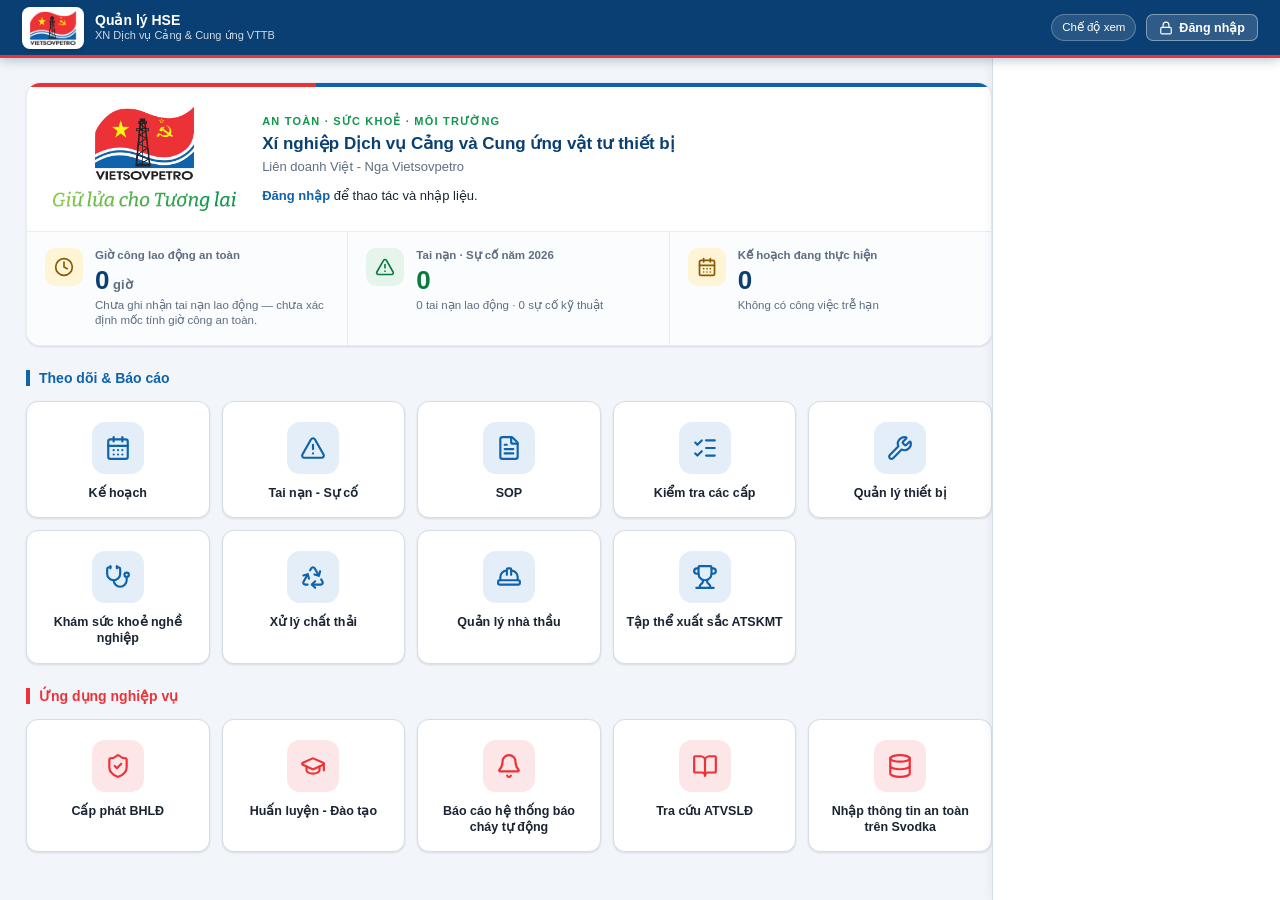
<file: index.html>
<!DOCTYPE html>
<html lang="vi">
<head>
  <meta charset="UTF-8">
  <meta name="description" content="Liên doanh Việt - Nga Vietsovpetro · Xí nghiệp Dịch vụ Cảng và CƯVTTB">
  <meta name="viewport" content="width=device-width, initial-scale=1.0">
  <title>Quản lý HSE · Vietsovpetro</title>
  <link rel="icon" type="image/png" href="assets/vsp-favicon.png">
  <link rel="apple-touch-icon" href="assets/apple-touch-icon.png">
  <link rel="stylesheet" href="assets/style.css?v=20261005e">
  <!-- Khối tài khoản trên header — dùng chung với các trang module -->
  <link rel="stylesheet" href="assets/header-auth.css">
  <link rel="stylesheet" href="assets/flatpickr.min.css">
  <!-- Bộ giao diện chung: nạp CUỐI để thống nhất màu, nút, bảng, hộp thoại, nhãn trạng thái -->
  <link rel="stylesheet" href="assets/hse-theme.css?v=20261005">
</head>
<body>
  <!-- Thư viện & lõi dùng chung -->
  <script src="assets/flatpickr.min.js"></script>
  <script src="assets/flatpickr-vn.js"></script>
  <script src="assets/hse-date.js"></script>
  <script type="module" src="assets/supabase-config.js"></script>
  <script src="assets/db.js?v=20261005"></script>
  <!-- Chỉ để tra ĐÚNG TÊN BẢNG của trang Cấp phát BHLĐ khi đối soát đơn vị.
       File này không tự chạy gì lúc nạp — chỉ định nghĩa window.BHLD. -->
  <script src="assets/bhld-sync.js?v=20260904"></script>
  <!-- Danh mục Phòng/Ban/Đơn vị dùng chung (phải nạp SAU db.js, TRƯỚC app.js) -->
  <script src="assets/don-vi.js?v=20261005"></script>
  <!-- Quy tắc theo dõi nộp số liệu Kiểm tra cấp 1/2 (ô cảnh báo ở Tổng quan) -->
  <script src="assets/kt-nop.js?v=20261002"></script>
  <script src="assets/app.js?v=20261005e"></script>
<script src="assets/hse-activity.js"></script>
  <!-- Renderer cho các trang nhẹ -->
  <script src="assets/huan-luyen-dao-tao.js?v=20260905"></script>
  <script src="assets/nha-thau.js?v=20260711b"></script>
  <script src="assets/binh-ap-luc.js?v=20260905j"></script>
  <script src="assets/thiet-bi-nang.js?v=20260905c"></script>
  <script src="assets/thiet-bi.js?v=20260905b"></script>
  <script src="assets/svodka.js"></script>
  <script src="assets/tap-the-xuat-sac.js?v=20261005"></script>
  <script src="assets/lucide-icons.js"></script>

  <!-- Router theo hash: index.html#slug -->
  <script>
  (function(){
    // Các trang nghiệp vụ lớn đứng riêng — điều hướng sang file HTML riêng
    var STANDALONE = {
      "tai-nan-su-co":1, "bao-chay-tu-dong":1, "kiem-tra-cac-cap":1, "moi-truong":1,
      "ke-hoach":1, "cap-phat-bhld":1, "kham-suc-khoe":1
    };
    // Các trang nhẹ do index.html render qua app.js
    var SHELL = {
      "tong-quan":1, "sop":1, "huan-luyen-dao-tao":1, "quan-ly-nha-thau":1,
      "quan-ly-thiet-bi":1, "quan-tri-he-thong":1, "tra-cuu-atvsld":1,
      "nhap-svodka":1, "tap-the-xuat-sac":1
    };

    function route(){
      var slug = (location.hash.slice(1) || "tong-quan").trim();
      // Trang lớn → mở file riêng
      if(STANDALONE[slug]){ location.href = slug + ".html"; return; }
      // Slug lạ hoặc đã bỏ (vd bao-cao) → về trang chủ
      if(!SHELL[slug]) slug = "tong-quan";
      if(slug === "tong-quan") HSE.renderDashboard();
      else HSE.renderPage(slug);
      window.scrollTo(0, 0);
    }

    window.addEventListener("hashchange", route);

    // supabase-config.js là <script type="module"> nên trình duyệt HOÃN nó lại,
    // chỉ chạy sau khi đọc xong HTML. Nếu route() chạy ngay tại đây thì các trang
    // hỏi DB.isReady() sẽ thấy "chưa sẵn sàng" và BỎ QUA LUÔN việc tải dữ liệu
    // (chúng chỉ hỏi một lần, không thử lại) → danh sách trống trên máy chưa có cache.
    // DOMContentLoaded theo chuẩn luôn đợi module chạy xong, nên đợi nó là đủ.
    // Cách này cũng khớp với 7 trang riêng lẻ vốn đã khởi động bằng DOMContentLoaded.
    if (document.readyState === "loading") {
      document.addEventListener("DOMContentLoaded", route, { once: true });
    } else {
      route();
    }
  })();
  </script>
</body>
</html>
</file>
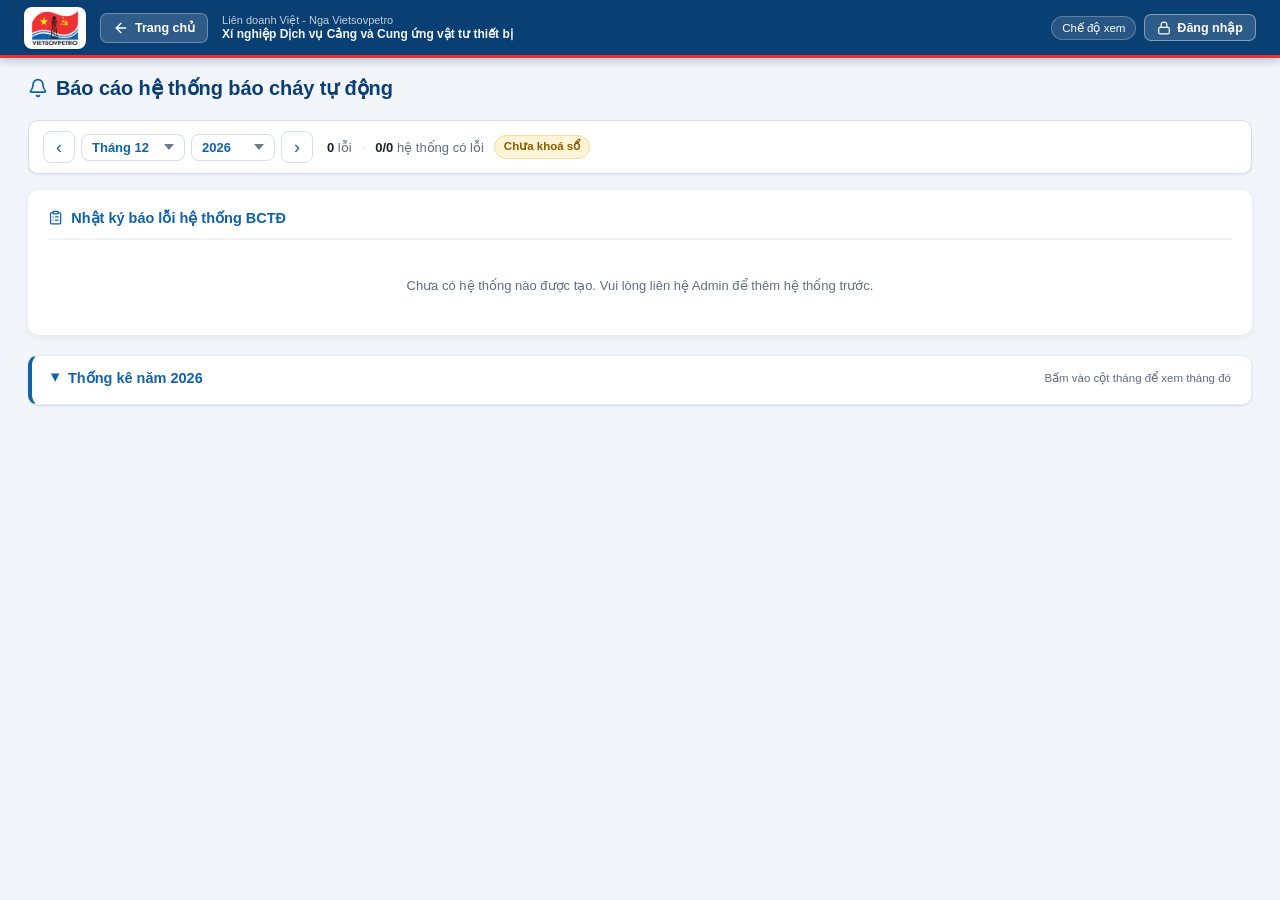
<file: bao-chay-tu-dong.html>
<!DOCTYPE html>
<html lang="vi">
<head>
  <meta charset="UTF-8">
  <meta name="description" content="Liên doanh Việt - Nga Vietsovpetro · Xí nghiệp Dịch vụ Cảng và CƯVTTB">
  <meta name="viewport" content="width=device-width, initial-scale=1.0">
  <title>Báo cáo hệ thống báo cháy tự động · Quản lý HSE</title>
  <link rel="icon" type="image/png" href="assets/vsp-favicon.png">
  <link rel="apple-touch-icon" href="assets/apple-touch-icon.png">
  <style>
    :root {
      --primary:       #0F62AC;
      --primary-light: #2F7FC8;
      --primary-dark:  #0A3F73;
      --accent:        #ED3237;
      --success:       #0B7A3E;
      --warning:       #B7791F;
      --danger:        #D32F2F;
      --bg:            #F2F5F9;
      --card:          #ffffff;
      --text:          #1a2535;
      --text-light:    #5F6E82;
      --border:        #D5DDE8;
    }
    *{box-sizing:border-box;margin:0;padding:0;}
    body{font-family:'Segoe UI',Arial,sans-serif;background:var(--bg);color:var(--text);font-size:13.5px;}

    /* LAYOUT */
    .layout{display:flex;min-height:100vh;}
    .main{flex:1;min-width:0;margin-left:230px;padding:76px 28px 40px;}

    /* TOPBAR */
    .topbar{background:#0A3F73;border-bottom:3px solid var(--accent);color:#fff;height:58px;display:flex;align-items:center;justify-content:space-between;padding:0 24px;position:fixed;top:0;left:230px;right:0;z-index:100;box-shadow:0 2px 8px rgba(0,0,0,0.25);}
    .topbar-right{display:flex;align-items:center;gap:10px;}
    .user-badge{background:rgba(255,255,255,0.15);border:1.5px solid rgba(255,255,255,0.3);border-radius:7px;padding:5px 12px;font-size:12px;color:#fff;display:flex;align-items:center;gap:6px;}
    .btn-login{background:rgba(255,255,255,0.15);border:1.5px solid rgba(255,255,255,0.35);color:#fff;padding:5px 14px;border-radius:7px;font-size:12.5px;font-weight:600;cursor:pointer;}
    .btn-login:hover{background:rgba(255,255,255,0.25);}
    .viewer-notice{font-size:12px;color:rgba(255,255,255,0.7);padding:5px 10px;}

    /* TABS */
    .page-title{font-size:20px;font-weight:700;color:var(--primary);margin-bottom:4px;}
    .page-desc{font-size:12.5px;color:var(--text-light);margin-bottom:20px;}

    /* BUTTONS */
    .btn{display:inline-flex;align-items:center;gap:6px;padding:7px 16px;border-radius:8px;font-size:13px;font-weight:600;cursor:pointer;border:none;transition:all .15s;}
    .btn-primary{background:var(--primary-light);color:#fff;}
    .btn-primary:hover{background:var(--primary);}
    .btn-danger{background:#fdedec;color:var(--danger);border:1px solid #f5c6cb;}
    .btn-danger:hover{background:#f5c6cb;}
    .btn-edit{background:#E3EEF9;color:var(--primary);border:1px solid #C5DCF1;}
    .btn-edit:hover{background:#C5DCF1;}
    .btn-sm{padding:4px 10px;font-size:12px;}
    .btn-outline{background:#fff;border:1.5px solid var(--primary-light);color:var(--primary-light);}
    .btn-outline:hover{background:#E3EEF9;}

    /* TOOLBAR */
    .toolbar{display:flex;align-items:center;justify-content:space-between;margin-bottom:14px;gap:8px;flex-wrap:wrap;}
    .toolbar-left{display:flex;align-items:center;gap:8px;}
    .search-box{border:1.5px solid var(--border);border-radius:7px;padding:6px 12px;font-size:13px;width:220px;outline:none;background:#fff;}
    .search-box:focus{border-color:var(--primary-light);}

    /* TABLE */
    .table-wrap{background:#fff;border-radius:10px;box-shadow:0 2px 8px rgba(0,0,0,0.07);overflow:auto;margin-bottom:24px;}
    table{width:100%;border-collapse:collapse;}
    th{background:#E6EEF7;color:var(--primary);font-size:12.5px;font-weight:700;padding:10px 14px;text-align:left;white-space:nowrap;}
    td{padding:9px 14px;border-bottom:1px solid #f0f3fa;font-size:13px;vertical-align:middle;}
    tr:last-child td{border-bottom:none;}
    tr:hover td{background:#eef3fb;}
    .empty-row td{text-align:center;color:var(--text-light);padding:28px;font-style:italic;}
    /* Bảng nhật ký báo lỗi: cột cố định để các bảng con thẳng hàng, có đường kẻ dọc phân cách */
    .err-table{table-layout:fixed;}
    .err-table th,.err-table td{border-right:1px solid #e2e8f2;word-break:break-word;}
    .err-table th:last-child,.err-table td:last-child{border-right:none;}
    .err-table tr.sys-row td,.err-table tr.sys-row:hover td{background:#eef4fb;}
    .err-table tr.sys-row:not(:first-child) td{border-top:2px solid #d8e2f0;}

    /* BADGES */
    .badge{display:inline-block;padding:3px 9px;border-radius:20px;font-size:11.5px;font-weight:600;}
    .badge-red{background:#fdedec;color:var(--danger);}
    .badge-orange{background:#FFF4D6;color:var(--warning);}
    .badge-blue{background:#E3EEF9;color:var(--primary);}
    .badge-gray{background:#f2f3f4;color:var(--text-light);}
    .badge-green{background:#E6F5EC;color:var(--success);}

    /* FORM */
    .form-row{display:grid;grid-template-columns:1fr 1fr;gap:14px;margin-bottom:14px;}
    .form-row.full{grid-template-columns:1fr;}
    .form-group{display:flex;flex-direction:column;gap:4px;}
    .form-group label{font-size:12px;font-weight:600;color:var(--text-light);}
    .form-group label .req{color:var(--danger);}
    .inp{border:1.5px solid var(--border);border-radius:7px;padding:7px 11px;font-size:13px;font-family:inherit;outline:none;background:#fff;transition:border .15s;width:100%;}
    .inp:focus{border-color:var(--primary-light);}
    textarea.inp{resize:vertical;min-height:72px;}
    select.inp{appearance:none;background-image:url("data:image/svg+xml,%3Csvg xmlns='http://www.w3.org/2000/svg' width='10' height='6'%3E%3Cpath fill='%236b7c93' d='M0 0l5 6 5-6z'/%3E%3C/svg%3E");background-repeat:no-repeat;background-position:right 10px center;padding-right:28px;}

    /* MODAL */
    .modal-bg{display:none;position:fixed;inset:0;background:rgba(0,0,0,0.45);z-index:200;align-items:center;justify-content:center;}
    .modal-bg.open{display:flex;}
    .modal{background:#fff;border-radius:12px;width:560px;max-width:96vw;max-height:90vh;display:flex;flex-direction:column;box-shadow:0 8px 32px rgba(0,0,0,0.22);}
    .modal-head{padding:15px 20px;border-bottom:1px solid var(--border);display:flex;align-items:center;justify-content:space-between;background:#0A3F73;border-radius:12px 12px 0 0;}
    .modal-head h3{font-size:14.5px;font-weight:700;color:#fff;}
    .modal-close{background:rgba(255,255,255,0.15);border:none;color:#fff;width:28px;height:28px;border-radius:50%;cursor:pointer;font-size:18px;display:flex;align-items:center;justify-content:center;}
    .modal-close:hover{background:rgba(255,255,255,0.3);}
    .modal-body{padding:20px;overflow-y:auto;flex:1;}
    .modal-footer{padding:13px 20px;border-top:1px solid var(--border);display:flex;justify-content:flex-end;gap:8px;background:#f8f9fd;border-radius:0 0 12px 12px;}

    /* QUICK SELECT CHIPS */
    .chip-group{display:flex;flex-wrap:wrap;gap:6px;margin-top:6px;}
    .chip{padding:4px 11px;border-radius:20px;font-size:12px;border:1.5px solid var(--primary-light);color:var(--primary);background:#fff;cursor:pointer;transition:all .12s;}
    .chip:hover{background:var(--primary-light);color:#fff;}

    /* SECTION CARD */
    .section-card{background:#fff;border-radius:10px;box-shadow:0 2px 8px rgba(0,0,0,0.07);padding:20px;margin-bottom:20px;}
    .section-card-head{display:flex;align-items:center;justify-content:space-between;margin-bottom:16px;padding-bottom:12px;border-bottom:2px solid #f0f3fa;}
    .section-card-title{font-size:14.5px;font-weight:700;color:var(--primary);display:flex;align-items:center;gap:8px;}

    /* INFO BOX */
    .info-box{background:#E3EEF9;border-left:4px solid var(--primary);padding:10px 14px;border-radius:0 8px 8px 0;font-size:12.5px;color:var(--primary);margin-bottom:16px;}
    .warn-box{background:#FFF4D6;border-left:4px solid var(--warning);padding:10px 14px;border-radius:0 8px 8px 0;font-size:12.5px;color:#7a4a00;margin-bottom:16px;}

    /* WIP */
    .wip{background:#fff;border-radius:10px;padding:40px 24px;text-align:center;box-shadow:0 2px 8px rgba(0,0,0,0.07);}
    .wip .ic{font-size:36px;margin-bottom:12px;}
    .wip h3{font-size:15px;font-weight:700;color:var(--primary);margin-bottom:8px;}
    .wip p{font-size:13px;color:var(--text-light);}


    /* TOAST */
    #toast{position:fixed;bottom:24px;right:24px;padding:10px 18px;border-radius:8px;font-size:13px;font-weight:600;box-shadow:0 4px 16px rgba(0,0,0,0.2);z-index:999;display:none;color:#fff;}

    /* MONTH FILTER */
    .month-filter{display:flex;align-items:center;gap:10px;background:#fff;border-radius:10px;padding:12px 18px;box-shadow:0 2px 8px rgba(0,0,0,0.07);margin-bottom:18px;}
    .month-filter label{font-size:12.5px;font-weight:600;color:var(--text-light);}

    /* LOCK BADGE */
    .lock-badge{display:inline-flex;align-items:center;gap:5px;padding:3px 10px;border-radius:20px;font-size:11.5px;font-weight:700;background:#fdedec;color:var(--danger);border:1px solid #f5c6cb;}

    /* REPORT PREVIEW */
    .report-preview{background:#f8f9fd;border:1.5px solid var(--border);border-radius:8px;padding:14px;max-height:220px;overflow-y:auto;font-size:12.5px;margin-bottom:14px;}
    .report-preview table{width:100%;border-collapse:collapse;font-size:12px;}
    .report-preview th{background:#E6EEF7;color:var(--primary);padding:6px 8px;text-align:left;}
    .report-preview td{padding:6px 8px;border-bottom:1px solid #eef0f5;}
    .report-preview tr:last-child td{border-bottom:none;}
    .section-divider{font-size:11px;font-weight:700;color:var(--text-light);text-transform:uppercase;letter-spacing:.5px;margin:14px 0 6px;padding-bottom:4px;border-bottom:1.5px solid var(--border);}

    /* KẾ HOẠCH LIÊN QUAN sub-section header */
    .kh-sub-header{font-size:12px;font-weight:700;color:var(--text-light);text-transform:uppercase;letter-spacing:.5px;margin-bottom:8px;padding-bottom:6px;border-bottom:1.5px solid var(--border);}

    @media(max-width:768px){
      .main{margin-left:0;padding:72px 14px 24px;}
      .topbar{left:0;}
      .form-row{grid-template-columns:1fr;}
    }

    /* ══ DASHBOARD BCTĐ ══════════════════════════════════════════
       Tháng đã chốt vẽ cột đặc; tháng chưa chốt vẽ ô gạch chéo xám —
       phải khác hẳn nhau, vì "0 lỗi thật" và "chưa có số liệu" là hai
       chuyện khác nhau, vẽ giống nhau là biểu đồ nói dối.            */
    .bd{display:grid;grid-template-columns:1.55fr 1fr;gap:14px;margin-bottom:16px;}
    @media(max-width:900px){.bd{grid-template-columns:1fr;}}
    .bd-card{background:#fff;border:1px solid var(--border);border-radius:10px;
      box-shadow:0 1px 3px rgba(16,24,40,.08);overflow:hidden;
      display:flex;flex-direction:column;}
    .bd-h{padding:11px 15px;border-bottom:1px solid var(--border);background:#f8fafd;}
    .bd-t{font-size:13px;font-weight:700;color:var(--primary);}
    .bd-d{font-size:11px;color:var(--text-light);margin-top:2px;}
    .bd-b{padding:14px 15px;flex:1;display:flex;flex-direction:column;}
    .bd-cols{display:grid;grid-template-columns:repeat(12,1fr);gap:4px;align-items:end;
      flex:1;min-height:132px;}
    .bd-col{display:flex;flex-direction:column;justify-content:flex-end;align-items:center;
      height:100%;gap:3px;}
    /* Chồng số + cột thành một khối cao theo %, để cả hai giãn cùng thẻ và
       con số luôn nằm sát ngay trên đầu cột. */
    .bd-stack{width:100%;display:flex;flex-direction:column;justify-content:flex-end;
      align-items:center;gap:3px;min-height:26px;}
    .bd-bar{width:100%;border-radius:4px 4px 0 0;background:var(--primary-light);
      flex:1;min-height:3px;transition:.15s;}
    .bd-col.sel .bd-bar{background:var(--primary);}
    .bd-col.sel .bd-m{color:var(--primary);font-weight:800;}
    .bd-col:hover .bd-bar{filter:brightness(1.12);}
    .bd-bar.zero{background:#dbe4f2;}
    .bd-na{width:100%;flex:1;min-height:26px;border-radius:4px;border:1px dashed #c3cede;
      background:repeating-linear-gradient(45deg,#f4f7fc,#f4f7fc 5px,#e8eef7 5px,#e8eef7 10px);}
    .bd-v{font-size:11.5px;font-weight:700;color:var(--text);font-variant-numeric:tabular-nums;line-height:1;}
    .bd-v.na{color:#9fb0c8;font-weight:600;}
    .bd-m{font-size:10.5px;color:var(--text-light);font-weight:600;}
    /* Bánh tròn cơ cấu. Miếng nhỏ nhất chỉ ~1% nên gần như vô hình —
       chú giải bên dưới mang tên, vị trí, % và số lỗi để không mất thông tin.
       Hai hệ thống trùng tên nên BẮT BUỘC in kèm vị trí.                    */
    .bd-pie{display:flex;justify-content:center;padding:2px 0 12px;}
    .bd-pie svg{max-width:190px;height:auto;}
    .bd-pie path,.bd-pie circle{stroke:#fff;stroke-width:2;}
    .bd-lg{display:flex;flex-direction:column;gap:9px;}
    .bd-li{display:grid;grid-template-columns:11px 1fr auto;gap:9px;align-items:start;}
    .bd-chip{width:11px;height:11px;border-radius:3px;margin-top:3px;}
    .bd-nm{font-size:12px;font-weight:600;color:var(--text);line-height:1.35;}
    .bd-loc{font-size:10.5px;color:var(--text-light);font-weight:400;}
    .bd-pc{font-size:12px;font-weight:700;color:var(--primary);
      font-variant-numeric:tabular-nums;white-space:nowrap;margin-top:1px;}
    .bd-cnt{color:var(--text);}   /* số lỗi để đen, phần trăm vẫn xanh */
    .bd-none{color:var(--text-light);font-size:12px;padding:8px 0;}

    /* ══ THANH TRẠNG THÁI THÁNG (đầu trang) ══════════════════════
       Gom chọn tháng + tình trạng tháng + thao tác Admin vào MỘT chỗ,
       để người dùng nhìn là biết đang xem tháng nào, bao nhiêu lỗi,
       đã khoá sổ chưa — rồi làm việc ngay với bảng nhật ký bên dưới. */
    .mbar{display:flex;align-items:center;gap:14px;flex-wrap:wrap;background:#fff;border:1px solid var(--border);
      border-radius:10px;box-shadow:0 1px 3px rgba(16,24,40,.08);padding:10px 14px;margin-bottom:16px;}
    .mbar-nav{display:flex;align-items:center;gap:6px;}
    .mbar-nav select.inp{width:auto;min-width:104px;padding:5px 28px 5px 10px;font-size:13px;font-weight:600;color:var(--primary);}
    .mbar-nav select#filterLogYear{min-width:84px;}
    .mbar-arrow{width:32px;height:32px;border-radius:8px;border:1.5px solid var(--border);background:#fff;color:var(--primary);
      font-size:18px;line-height:1;cursor:pointer;display:inline-flex;align-items:center;justify-content:center;transition:.15s;}
    .mbar-arrow:hover{background:#E3EEF9;border-color:var(--primary-light);}
    .mbar-stats{display:flex;align-items:center;gap:10px;flex-wrap:wrap;flex:1;min-width:0;font-size:13px;color:var(--text-light);}
    .mbar-stats b{color:var(--text);font-variant-numeric:tabular-nums;}
    .mbar-stats .sep{color:#c3cede;}
    .mbar-actions{display:flex;align-items:center;gap:8px;flex-wrap:wrap;}
    .st-pill{display:inline-flex;align-items:center;gap:5px;padding:3px 10px;border-radius:20px;font-size:11.5px;font-weight:700;white-space:nowrap;}
    .st-pill.locked{background:#fdedec;color:var(--danger);border:1px solid #f5c6cb;}
    .st-pill.open{background:#FFF4D6;color:#8a5a00;border:1px solid #f6dcaa;}
    .st-pill.ok{background:#E6F5EC;color:var(--success);border:1px solid #bfe5cd;}
    /* Xác nhận "không có lỗi" theo từng hệ thống */
    .ok-tag{display:inline-flex;align-items:center;gap:5px;font-size:11.5px;font-weight:700;color:var(--success);
      background:#E6F5EC;border:1px solid #bfe5cd;border-radius:20px;padding:1px 10px;white-space:nowrap;}
    .ok-by{font-size:11px;color:var(--text-light);font-weight:500;white-space:nowrap;}
    .pend-tag{font-size:11px;font-weight:600;color:#8a5a00;background:#FFF4D6;border:1px solid #f6dcaa;border-radius:20px;padding:1px 9px;white-space:nowrap;}
    .btn-ok{background:#E6F5EC;color:var(--success);border:1.5px solid #9fd6b3;}
    .btn-ok:hover{background:#d4f2e0;}
    .link-btn{background:none;border:none;color:var(--text-light);font-size:11px;text-decoration:underline;cursor:pointer;padding:0 2px;}
    .link-btn:hover{color:var(--danger);}

    /* Khối thống kê thu gọn được (nhớ lựa chọn theo từng máy) */
    details.stat-card{padding:0;}
    details.stat-card>summary{list-style:none;cursor:pointer;padding:14px 20px;display:flex;align-items:center;gap:8px;
      font-size:14.5px;font-weight:700;color:var(--primary);user-select:none;}
    details.stat-card>summary::-webkit-details-marker{display:none;}
    details.stat-card>summary .chev{transition:transform .15s;display:inline-block;}
    details.stat-card[open]>summary .chev{transform:rotate(90deg);}
    details.stat-card>summary .hint{font-size:11.5px;font-weight:500;color:var(--text-light);margin-left:auto;}
    details.stat-card>#bctdDash{padding:0 20px 4px;}
    .bd-col{cursor:pointer;}
    .bd-col.sel .bd-na{border:1.5px solid var(--primary);}
    .bd-col.sel .bd-v.na{color:var(--primary);}

    /* Chip gợi ý biện pháp trong dòng nhập: to hơn cho dễ bấm */
    .inline-edit-row .chip{font-size:11.5px;padding:3px 9px;}
    .inline-edit-row .c-idx .badge{padding:2px 5px;font-size:10px;white-space:nowrap;}

    /* ══ ĐIỆN THOẠI ══════════════════════════════════════════════
       Bảng 7 cột cố định bề rộng bị bóp đến mức chữ xếp dọc từng ký tự.
       Dưới 768px: mỗi bản ghi thành một "thẻ", mỗi ô là một dòng có nhãn. */
    @media(max-width:768px){
      .topbar{padding:0 12px;}
      .topbar .pn-left>div{display:none;}           /* tên đơn vị 2 dòng đè lên nút */
      .page-title{font-size:17px;}
      .mbar{padding:10px;gap:10px;}
      .mbar-actions{width:100%;}
      .section-card{padding:14px;}
      .err-table,.err-table tbody,.err-table tr,.err-table td{display:block;width:auto;}
      .err-table colgroup,.err-table thead{display:none;}
      .err-table th,.err-table td{border-right:none;}
      .err-table td{border-bottom:none;padding:3px 12px;max-width:none!important;}
      .err-table tr:not(.sys-row):not(.add-row){border-bottom:1px solid #e2e8f2;padding:8px 0;}
      .err-table td.c-idx{display:none;}
      .err-table td[data-label]::before{content:attr(data-label) ": ";font-weight:600;color:var(--text-light);font-size:11.5px;}
      .err-table td.c-act{padding-top:6px;}
      .err-table tr.inline-edit-row td{padding:4px 12px;}
      .err-table tr.inline-edit-row td.c-idx{display:block;}
      .err-table tr.inline-edit-row .btn{justify-content:center;}
      .err-table tr.sys-row td>div{flex-wrap:wrap;row-gap:2px;}
      .err-table tr.sys-row .badge,.err-table tr.sys-row td>div>span:last-child{white-space:nowrap;}
      .mbar-stats{flex-basis:100%;order:3;}
      .mbar-actions{order:4;}
      /* Khối tài khoản: ẩn chữ, giữ icon + chip vai trò cho vừa một hàng */
      .topbar .pn-right{gap:6px;}
      .topbar .pn-user>span:not(.pn-chip),.topbar .pn-logout>span{display:none;}
      .topbar .pn-user,.topbar .pn-logout{padding:5px 8px;}
    }
  </style>
  <link rel="stylesheet" href="assets/flatpickr.min.css">
  <script src="assets/flatpickr.min.js"></script>
  <script src="assets/flatpickr-vn.js"></script>
  <script src="assets/hse-date.js"></script>
  <!-- Bộ giao diện chung: nạp CUỐI để thống nhất màu, nút, bảng, hộp thoại, nhãn trạng thái -->
  <link rel="stylesheet" href="assets/hse-theme.css?v=20261005">
</head>
<body>
<div class="layout">

  <header class="topbar">
    <div>
      <div style="font-size:11px;opacity:.75;">Liên doanh Việt - Nga Vietsovpetro</div>
      <div style="font-size:12px;font-weight:700;opacity:.95;">Xí nghiệp Dịch vụ Cảng và Cung ứng vật tư thiết bị</div>
    </div>
    <div class="topbar-right" id="topbarRight"></div>
  </header>

  <main class="main">
    <div class="page-title"><svg class="lic-emoji" width="1.05em" height="1.05em" viewBox="0 0 24 24" fill="none" stroke="currentColor" stroke-width="2" stroke-linecap="round" stroke-linejoin="round" style="display:inline-block;vertical-align:-0.15em;flex-shrink:0" aria-hidden="true"><path d="M10.268 21a2 2 0 0 0 3.464 0"/><path d="M3.262 15.326A1 1 0 0 0 4 17h16a1 1 0 0 0 .74-1.673C19.41 13.956 18 12.499 18 8A6 6 0 0 0 6 8c0 4.499-1.411 5.956-2.738 7.326"/></svg> Báo cáo hệ thống báo cháy tự động</div>
    <div class="page-desc" id="pageDesc"></div>

    <!-- TAB 1: HỆ THỐNG BCTD -->
    <div id="tab-bctd">

      <!-- THANH TRẠNG THÁI THÁNG: chọn tháng + tình trạng + thao tác Admin -->
      <div class="mbar" id="monthBar">
        <div class="mbar-nav">
          <button type="button" class="mbar-arrow" onclick="shiftMonth(-1)" title="Tháng trước" aria-label="Tháng trước">&#8249;</button>
          <select class="inp" id="filterLogMonth" aria-label="Tháng" onchange="onMonthChange()"></select>
          <select class="inp" id="filterLogYear" aria-label="Năm" onchange="onMonthChange()"></select>
          <button type="button" class="mbar-arrow" onclick="shiftMonth(1)" title="Tháng sau" aria-label="Tháng sau">&#8250;</button>
        </div>
        <div class="mbar-stats" id="monthStats"></div>
        <div class="mbar-actions">
          <button class="btn btn-outline btn-sm" id="btnReport" onclick="openReportModal()" style="display:none"><svg class="lic-emoji" width="1.05em" height="1.05em" viewBox="0 0 24 24" fill="none" stroke="currentColor" stroke-width="2" stroke-linecap="round" stroke-linejoin="round" style="display:inline-block;vertical-align:-0.15em;flex-shrink:0" aria-hidden="true"><path d="M6 22a2 2 0 0 1-2-2V4a2 2 0 0 1 2-2h8a2.4 2.4 0 0 1 1.704.706l3.588 3.588A2.4 2.4 0 0 1 20 8v12a2 2 0 0 1-2 2z"/><path d="M14 2v5a1 1 0 0 0 1 1h5"/><path d="M10 9H8"/><path d="M16 13H8"/><path d="M16 17H8"/></svg> Tạo báo cáo</button>
          <button class="btn btn-sm" id="btnLockMonth" onclick="toggleLockMonth()" style="display:none"></button>
        </div>
      </div>

      <!-- USER + VIEWER: NHẬP/XEM BÁO LỖI (đặt ngay dưới thanh tháng) -->
      <div id="errorLogSection">
        <div class="section-card">
          <div class="section-card-head">
            <div class="section-card-title"><svg class="lic-emoji" width="1.05em" height="1.05em" viewBox="0 0 24 24" fill="none" stroke="currentColor" stroke-width="2" stroke-linecap="round" stroke-linejoin="round" style="display:inline-block;vertical-align:-0.15em;flex-shrink:0" aria-hidden="true"><rect width="8" height="4" x="8" y="2" rx="1" ry="1"/><path d="M16 4h2a2 2 0 0 1 2 2v14a2 2 0 0 1-2 2H6a2 2 0 0 1-2-2V6a2 2 0 0 1 2-2h2"/><path d="M12 11h4"/><path d="M12 16h4"/><path d="M8 11h.01"/><path d="M8 16h.01"/></svg> Nhật ký báo lỗi hệ thống BCTĐ</div>
          </div>
          <div id="errorLogContainer"></div>
        </div>
      </div>

      <!-- THỐNG KÊ NĂM: thu gọn được -->
      <details class="section-card stat-card" id="statCard" open>
        <summary><span class="chev">&#9656;</span><span>Thống kê năm <span id="statYear"></span></span><span class="hint">Bấm vào cột tháng để xem tháng đó</span></summary>
        <div id="bctdDash"></div>
      </details>

      <!-- ADMIN: QUẢN LÝ THIẾT BỊ -->
      <div id="adminDeviceSection" style="display:none">
        <div class="section-card">
          <div class="section-card-head">
            <div class="section-card-title"><svg class="lic-emoji" width="1.05em" height="1.05em" viewBox="0 0 24 24" fill="none" stroke="currentColor" stroke-width="2" stroke-linecap="round" stroke-linejoin="round" style="display:inline-block;vertical-align:-0.15em;flex-shrink:0" aria-hidden="true"><path d="M9.671 4.136a2.34 2.34 0 0 1 4.659 0 2.34 2.34 0 0 0 3.319 1.915 2.34 2.34 0 0 1 2.33 4.033 2.34 2.34 0 0 0 0 3.831 2.34 2.34 0 0 1-2.33 4.033 2.34 2.34 0 0 0-3.319 1.915 2.34 2.34 0 0 1-4.659 0 2.34 2.34 0 0 0-3.32-1.915 2.34 2.34 0 0 1-2.33-4.033 2.34 2.34 0 0 0 0-3.831A2.34 2.34 0 0 1 6.35 6.051a2.34 2.34 0 0 0 3.319-1.915"/><circle cx="12" cy="12" r="3"/></svg> Quản lý danh sách hệ thống BCTĐ</div>
            <button class="btn btn-primary btn-sm" onclick="openDeviceModal()">+ Thêm hệ thống</button>
          </div>
          <div class="table-wrap" style="margin-bottom:0">
            <table>
              <thead>
                <tr>
                  <th style="width:40px">#</th>
                  <th>Tên hệ thống</th>
                  <th>Vị trí lắp đặt</th>
                  <th style="width:100px"></th>
                </tr>
              </thead>
              <tbody id="tbodyDevices"></tbody>
            </table>
          </div>
        </div>
      </div>

    </div>

  </main>
</div>

<!-- MODAL THÊM/SỬA THIẾT BỊ (Admin) -->
<div class="modal-bg" id="deviceModalBg">
  <div class="modal" style="width:460px">
    <div class="modal-head">
      <h3 id="deviceModalTitle">Thêm hệ thống BCTĐ</h3>
      <button class="modal-close" onclick="closeDeviceModal()">×</button>
    </div>
    <div class="modal-body">
      <div class="form-row full" style="margin-bottom:14px">
        <div class="form-group">
          <label>Tên hệ thống <span class="req">*</span></label>
          <input class="inp" id="dName" placeholder="VD: FG Kho căn cứ Cảng MR-2900, Tủ báo cháy Secutron MR-2200...">
        </div>
      </div>
      <div class="form-row full">
        <div class="form-group">
          <label>Vị trí lắp đặt <span class="req">*</span></label>
          <input class="inp" id="dLocation" placeholder="VD: Kho căn cứ Cảng XNDV số 69 đường 30/4...">
        </div>
      </div>
    </div>
    <div class="modal-footer">
      <button class="btn btn-outline" onclick="closeDeviceModal()">Hủy</button>
      <button class="btn btn-primary" onclick="saveDevice()"><svg class="lic-emoji" width="1.05em" height="1.05em" viewBox="0 0 24 24" fill="none" stroke="currentColor" stroke-width="2" stroke-linecap="round" stroke-linejoin="round" style="display:inline-block;vertical-align:-0.15em;flex-shrink:0" aria-hidden="true"><path d="M15.2 3a2 2 0 0 1 1.4.6l3.8 3.8a2 2 0 0 1 .6 1.4V19a2 2 0 0 1-2 2H5a2 2 0 0 1-2-2V5a2 2 0 0 1 2-2z"/><path d="M17 21v-7a1 1 0 0 0-1-1H8a1 1 0 0 0-1 1v7"/><path d="M7 3v4a1 1 0 0 0 1 1h7"/></svg> Lưu</button>
    </div>
  </div>
</div>

<div id="toast"></div>

<!-- MODAL TẠO BÁO CÁO -->
<div class="modal-bg" id="reportModalBg">
  <div class="modal" style="width:660px">
    <div class="modal-head">
      <h3><svg class="lic-emoji" width="1.05em" height="1.05em" viewBox="0 0 24 24" fill="none" stroke="currentColor" stroke-width="2" stroke-linecap="round" stroke-linejoin="round" style="display:inline-block;vertical-align:-0.15em;flex-shrink:0" aria-hidden="true"><path d="M6 22a2 2 0 0 1-2-2V4a2 2 0 0 1 2-2h8a2.4 2.4 0 0 1 1.704.706l3.588 3.588A2.4 2.4 0 0 1 20 8v12a2 2 0 0 1-2 2z"/><path d="M14 2v5a1 1 0 0 0 1 1h5"/><path d="M10 9H8"/><path d="M16 13H8"/><path d="M16 17H8"/></svg> Tạo báo cáo tình trạng HTBCTĐ</h3>
      <button class="modal-close" onclick="closeReportModal()">×</button>
    </div>
    <div class="modal-body">
      <div class="form-row">
        <div class="form-group">
          <label>Chọn tháng báo cáo <span class="req">*</span></label>
          <select class="inp" id="rMonth" onchange="previewReportData()"></select>
        </div>
        <div class="form-group">
          <label>Năm</label>
          <select class="inp" id="rYear" onchange="previewReportData()"></select>
        </div>
      </div>

      <div class="section-divider">Dữ liệu thiết bị báo lỗi (tự động từ nhật ký)</div>
      <div id="reportPending"></div>
      <div class="report-preview" id="reportPreview"></div>

      <div class="section-divider">Thông tin bổ sung (Admin nhập)</div>
      <div class="form-row full" style="margin-bottom:10px">
        <div class="form-group">
          <label>Thiết bị mới lắp đặt / cải tạo chưa đưa vào hoạt động</label>
          <textarea class="inp" id="rNewDevices" rows="2" placeholder="Nếu không có, để trống"></textarea>
        </div>
      </div>
      <div class="form-row full" style="margin-bottom:10px">
        <div class="form-group">
          <label>Công trình chưa được lắp đặt hệ thống báo cháy tự động</label>
          <textarea class="inp" id="rNoSystem" rows="2" placeholder="Nếu không có, để trống"></textarea>
        </div>
      </div>
      <div class="form-row full">
        <div class="form-group">
          <label>Người thực hiện (tên người xuất báo cáo) <span class="req">*</span></label>
          <input class="inp" id="rPreparedBy" placeholder="Họ và tên">
        </div>
      </div>
    </div>
    <div class="modal-footer">
      <button class="btn btn-outline" onclick="closeReportModal()">Hủy</button>
      <button class="btn btn-primary" onclick="generateReport()" id="btnGenReport">
        <svg class="lic-emoji" width="1.05em" height="1.05em" viewBox="0 0 24 24" fill="none" stroke="currentColor" stroke-width="2" stroke-linecap="round" stroke-linejoin="round" style="display:inline-block;vertical-align:-0.15em;flex-shrink:0" aria-hidden="true"><path d="M12 15V3"/><path d="M21 15v4a2 2 0 0 1-2 2H5a2 2 0 0 1-2-2v-4"/><path d="m7 10 5 5 5-5"/></svg> Xuất báo cáo .docx
      </button>
    </div>
  </div>
</div>

<script type="module" src="assets/supabase-config.js"></script>
<script src="assets/db.js?v=20260905"></script>
<!-- Danh mục Phòng/Ban/Đơn vị dùng chung (nạp SAU db.js) -->
<script src="assets/don-vi.js?v=20260905"></script>
<script src="assets/hse-activity.js"></script>
<script>
/* ── PHÒNG KÝ TẮT TRÊN FILE WORD ──
   Trước đây tên phòng viết cứng ngay trong hàm xuất Word, lại dùng gạch ngang
   DÀI ("–") khác với mọi nơi khác trong hệ thống ("-"). Nay tra từ danh mục
   dùng chung theo MÃ ổn định, nên Admin đổi tên phòng là file Word đổi theo. */
var PHONG_KY_TAT_MA = "p_ky_thuat_vat_tu";
function _phongKyTat(){
  var u = window.HSE_UNITS ? HSE_UNITS.byMa(PHONG_KY_TAT_MA) : null;
  return u ? u.ten : "Phòng Kỹ thuật - Vật tư";
}

/* ================================================================
   PCCC & CNCH – Hệ thống báo cháy tự động
   ================================================================ */


var K_USERS   = "hse_users";
var K_SESS    = "hse_session";
var K_DEVICES = "hse_pccc_devices";
var K_ERRORS  = "hse_pccc_errors";
var K_LOCKED        = "hse_pccc_locked_months";
var K_LOCKED_SHEET  = "pccc_locked_months";
/* Xác nhận "không có lỗi" của từng hệ thống trong từng tháng.
   Bảng Supabase: HTBCTD_XacNhan (supabase/htbctd_xac_nhan.sql).
   id cố định theo hệ thống + tháng → bấm 2 lần cũng không tạo trùng. */
var K_CONFIRMS      = "hse_pccc_confirms";
var K_CONFIRMS_SHEET= "pccc_confirms";

function load(k,d){try{var v=localStorage.getItem(k);return v?JSON.parse(v):d;}catch(e){return d;}}
function save(k,v){localStorage.setItem(k,JSON.stringify(v));}
function esc(s){return String(s==null?"":s).replace(/[&<>"]/g,function(c){return{"&":"&amp;","<":"&lt;",">":"&gt;",'"':"&quot;"}[c];});}
function uid(){return Date.now().toString(36)+Math.random().toString(36).slice(2,6);}
function fmtDate(s){
  if(!s)return"—";
  if(typeof s==="string"&&s.indexOf("T")>=0) s=s.split("T")[0];
  // Dùng HSEDate.toISO thay vì toISOString() để tránh lệch ngày do UTC vs GMT+7
  if(s instanceof Date) s=window.HSEDate ? HSEDate.toISO(s) : (s.getFullYear()+"-"+String(s.getMonth()+1).padStart(2,"0")+"-"+String(s.getDate()).padStart(2,"0"));
  var p=String(s).split("-");
  return p.length===3?p[2]+"/"+p[1]+"/"+p[0]:s;
}

/* ---- AUTH ----
   Phương án B: tài khoản thật nằm trong Supabase Auth, role/perms nằm ở bảng
   `profiles`. localStorage (hse_users / hse_session) CHỈ là cache để UI đọc
   đồng bộ. Trang này là trang standalone (không nạp assets/app.js) nên phải
   TỰ hydrate hồ sơ từ Supabase — xem hydrateCurrentUser() ở cuối file.
   ⚠️ KHÔNG seed admin giả ở localStorage: nó sẽ ghi đè/che mất hồ sơ thật. */
function seedUsers(){ return getUsers(); }
function getUsers(){return load(K_USERS,[]);}
function findUser(un){
  var us=getUsers(), k=String(un||"").trim().toLowerCase();
  for(var i=0;i<us.length;i++){
    if(String(us[i].username||"").trim().toLowerCase()===k) return us[i];
  }
  return null;
}
function currentUser(){var un=load(K_SESS,null);return un?findUser(un):null;}
function isAdmin(u){return u&&u.role==="admin";}

/* Slug quyền của trang này. */

var PAGE_PERMS=["bao-chay-tu-dong"];
function hasPagePerm(u){
  var p=u&&u.perms||[];
  for(var i=0;i<PAGE_PERMS.length;i++) if(p.indexOf(PAGE_PERMS[i])>=0) return true;
  return false;
}
function canEdit(u){
  if(!u) return false;
  if(u.active===false) return false;
  if(u.role==="viewer") return false;
  if(u.role==="admin") return true;
  return hasPagePerm(u);
}
function canView(u){
  if(!u)return true;
  if(u.role==="admin")return true;
  return hasPagePerm(u);
}

/* ---- SIDEBAR ---- */

/* ---- TOPBAR ---- */
function buildTopbar(){
  var u=currentUser();
  var right=document.getElementById("topbarRight");
  if(u){
    var rc=u.role==="admin"?"#ED3237":u.role==="viewer"?"#5F6E82":"#0B7A3E";
    right.innerHTML='<div class="user-badge"><span><svg class="lic-emoji" width="1.05em" height="1.05em" viewBox="0 0 24 24" fill="none" stroke="currentColor" stroke-width="2" stroke-linecap="round" stroke-linejoin="round" style="display:inline-block;vertical-align:-0.15em;flex-shrink:0" aria-hidden="true"><path d="M19 21v-2a4 4 0 0 0-4-4H9a4 4 0 0 0-4 4v2"/><circle cx="12" cy="7" r="4"/></svg></span><span>'+esc(u.fullname||u.username)+'</span>'+
      '<span style="background:'+rc+';color:#fff;padding:1px 7px;border-radius:10px;font-size:11px;font-weight:700;margin-left:4px">'+
      (u.role==="admin"?"Admin":u.role==="viewer"?"Viewer":"User")+'</span></div>'+
      '<button class="btn-login" onclick="doLogout()">Đăng xuất</button>';
  } else {
    right.innerHTML='<span class="viewer-notice">Chế độ xem</span>';
  }
  var u2=currentUser();
  var desc=document.getElementById("pageDesc");
  if(!u2) desc.textContent='';
  else if(canEdit(u2)) desc.textContent='Bạn có quyền thao tác trên trang này.';
  else desc.textContent='Bạn chỉ có quyền xem trang này.';
}

/* ---- DATA ---- */
function getDevices(){return load(K_DEVICES,[]);}
/* Chuẩn hoá month/year về số: dữ liệu kéo từ Sheets/Supabase có thể là chuỗi ("7","2026")
   khiến các phép so sánh === với số bị sai (báo cáo không tìm thấy bản ghi). */
function getErrors(){
  return load(K_ERRORS,[]).map(function(e){
    if(e&&(typeof e.month==="string"||typeof e.year==="string")){
      e.month=parseInt(e.month,10); e.year=parseInt(e.year,10);
    }
    return e;
  });
}

/* saveDevices / saveErrors: chỉ lưu localStorage, Sheets được xử lý riêng theo từng thao tác */
function saveDevices(data){ save(K_DEVICES, data); }
function saveErrors(data){ save(K_ERRORS, data); }

function _dbToast(ok, msg){
  if(ok) showToast("☁️ "+msg+" đã lưu lên máy chủ","info");
  else   showToast("⚠️ Đã lưu trên máy này nhưng chưa đồng bộ lên máy chủ: "+msg,"warning");
}

function safePullDevices(){
  if(!DB||!DB.isReady()) return;
  DB.getAll("pccc_devices").then(function(r){
    // renderErrorLog() ĐỌC danh sách thiết bị: rỗng thì nó in "Chưa có hệ thống
    // nào được tạo" rồi thoát. Ba hàm safePull* chạy song song, thứ tự về không
    // đoán trước được — nếu nhánh lỗi hoặc nhánh tháng-đã-khoá về TRƯỚC nhánh
    // này, thông báo sai đó đã bị in ra và không còn gì vẽ lại. Nên sau khi có
    // thiết bị phải vẽ lại nhật ký lỗi, đừng chỉ vẽ bảng thiết bị.
    if(r&&r.length){ save(K_DEVICES,r); renderDevices(); populateSystemFilter(); renderErrorLog(); }
  }).catch(function(){});
}
function safePullErrors(){
  if(!DB||!DB.isReady()) return;
  DB.getAll("pccc_errors").then(function(r){
    if(r&&r.length){
      save(K_ERRORS,r);
      populateMonthFilter();populateSystemFilter();
      renderErrorLog();
    }
  }).catch(function(){});
}
function safePullConfirms(){
  if(!DB||!DB.isReady()) return;
  DB.getAll(K_CONFIRMS_SHEET).then(function(r){
    if(r!==null&&r!==undefined){ save(K_CONFIRMS, r||[]); renderErrorLog(); }
  }).catch(function(e){ console.warn("[BCTĐ] Chưa đọc được bảng xác nhận:", e&&e.message); });
}

/* ================================================================
   XÁC NHẬN "KHÔNG CÓ LỖI" THEO HỆ THỐNG
   "0 lỗi" trên bảng có thể là thật sự không lỗi, hoặc là chưa ai nhập.
   Xác nhận giúp phân biệt hai trường hợp đó trước khi khoá sổ.
   ================================================================ */
function getConfirms(){ return load(K_CONFIRMS,[]); }
function confirmId(devId,m,y){ return "ok-"+devId+"-"+m+"-"+y; }
function findConfirm(devId,m,y){
  var id=confirmId(devId,m,y);
  return getConfirms().find(function(c){
    return c.id===id || (String(c.deviceId)===String(devId)&&String(c.month)===String(m)&&String(c.year)===String(y));
  })||null;
}
/* Hệ thống chưa có báo lỗi và cũng chưa được xác nhận trong tháng m/y */
function pendingDevices(m,y){
  var errs=getErrors().filter(function(x){ return String(x.month)===String(m)&&String(x.year)===String(y); });
  return getDevices().filter(function(d){
    return !errs.some(function(x){ return String(x.deviceId)===String(d.id); }) && !findConfirm(d.id,m,y);
  });
}
function _curMonthYear(){
  return { m:parseInt(document.getElementById("filterLogMonth").value,10),
           y:parseInt(document.getElementById("filterLogYear").value,10) };
}
function confirmNoError(devId){
  var u=currentUser();
  if(!canEdit(u)){ showToast("⚠️ Bạn không có quyền thao tác","warning"); return; }
  var t=_curMonthYear();
  if(!t.m||!t.y) return;
  if(isMonthLocked(t.m,t.y)){ showToast("🔒 Tháng "+t.m+"/"+t.y+" đã bị khoá.","danger"); return; }
  var dev=getDevices().find(function(d){return d.id===devId;});
  var hasErr=getErrors().some(function(x){ return String(x.deviceId)===String(devId)&&String(x.month)===String(t.m)&&String(x.year)===String(t.y); });
  if(hasErr){ showToast("⚠️ Hệ thống này đã có báo lỗi trong tháng, không thể xác nhận không có lỗi.","warning"); return; }
  if(!confirm("Xác nhận hệ thống\n"+(dev?dev.name+" — "+dev.location:"")+"\nKHÔNG có lỗi trong Tháng "+t.m+"/"+t.y+"?")) return;
  var item={ id:confirmId(devId,t.m,t.y), deviceId:devId, month:t.m, year:t.y,
             createdBy:u?(u.fullname||u.username):"", createdAt:new Date().toISOString() };
  var arr=getConfirms().filter(function(c){ return c.id!==item.id; });
  arr.push(item); save(K_CONFIRMS,arr);
  if(typeof DB!=="undefined"&&DB.isReady()){
    DB.insert(K_CONFIRMS_SHEET,item).then(function(){ _dbToast(true,"Xác nhận"); })
      .catch(function(e){ _dbToast(false,e&&e.message||""); });
  }
  renderErrorLog();
  showToast("✅ Đã xác nhận không có lỗi","success");
}
function unconfirmNoError(devId,silent){
  var t=_curMonthYear();
  var c=findConfirm(devId,t.m,t.y);
  if(!c) return;
  if(!silent){
    if(isMonthLocked(t.m,t.y)){ showToast("🔒 Tháng "+t.m+"/"+t.y+" đã bị khoá.","danger"); return; }
    if(!isOwner(c)){ showToast("⚠️ Chỉ người đã xác nhận hoặc Admin mới huỷ được.","warning"); return; }
    if(!confirm("Huỷ xác nhận 'không có lỗi' của hệ thống này?")) return;
  }
  save(K_CONFIRMS,getConfirms().filter(function(x){ return x.id!==c.id; }));
  if(typeof DB!=="undefined"&&DB.isReady()){ DB.delete(K_CONFIRMS_SHEET,c.id).catch(function(){}); }
  if(!silent){ renderErrorLog(); showToast("Đã huỷ xác nhận","info"); }
}

function safePullLockedMonths(){
  if(!DB||!DB.isReady()) return;
  DB.getAll(K_LOCKED_SHEET).then(function(r){
    if(r!==null&&r!==undefined){
      save(K_LOCKED, r||[]);
      updateLockUI();
      renderErrorLog();
    }
  }).catch(function(){});
}

/* ---- RENDER DEVICES (Admin) ---- */
function renderDevices(){
  var u=currentUser();
  var adm=isAdmin(u);
  var items=getDevices();
  var tb=document.getElementById("tbodyDevices");
  if(!items.length){
    tb.innerHTML='<tr class="empty-row"><td colspan="4">Chưa có hệ thống nào. Nhấn <b>+ Thêm hệ thống</b> để bắt đầu.</td></tr>';
    return;
  }
  tb.innerHTML=items.map(function(x,i){
    var btns=adm?
      '<button class="btn btn-edit btn-sm" onclick="openDeviceModal(\''+x.id+'\')"><svg class="lic-emoji" width="1.05em" height="1.05em" viewBox="0 0 24 24" fill="none" stroke="currentColor" stroke-width="2" stroke-linecap="round" stroke-linejoin="round" style="display:inline-block;vertical-align:-0.15em;flex-shrink:0" aria-hidden="true"><path d="M21.174 6.812a1 1 0 0 0-3.986-3.987L3.842 16.174a2 2 0 0 0-.5.83l-1.321 4.352a.5.5 0 0 0 .623.622l4.353-1.32a2 2 0 0 0 .83-.497z"/><path d="m15 5 4 4"/></svg></button> '+
      '<button class="btn btn-danger btn-sm" onclick="deleteDevice(\''+x.id+'\')"><svg class="lic-emoji" width="1.05em" height="1.05em" viewBox="0 0 24 24" fill="none" stroke="currentColor" stroke-width="2" stroke-linecap="round" stroke-linejoin="round" style="display:inline-block;vertical-align:-0.15em;flex-shrink:0" aria-hidden="true"><path d="M10 11v6"/><path d="M14 11v6"/><path d="M19 6v14a2 2 0 0 1-2 2H7a2 2 0 0 1-2-2V6"/><path d="M3 6h18"/><path d="M8 6V4a2 2 0 0 1 2-2h4a2 2 0 0 1 2 2v2"/></svg></button>':'';
    return '<tr><td style="color:var(--text-light);font-size:12px">'+(i+1)+'</td>'+
      '<td style="font-weight:600">'+esc(x.name)+'</td>'+
      '<td>'+esc(x.location)+'</td>'+
      '<td style="white-space:nowrap">'+btns+'</td></tr>';
  }).join("");
}

/* ================================================================
   KHOÁ THÁNG
   ================================================================ */
function getLockedMonths(){ return load(K_LOCKED,[]); }

function isMonthLocked(m,y){
  // So sánh theo chuỗi để không phụ thuộc kiểu (số ở local vs chuỗi khi đồng bộ từ Sheets/Supabase)
  return getLockedMonths().some(function(x){ return String(x.month)===String(m) && String(x.year)===String(y); });
}

function toggleLockMonth(){
  var fm=parseInt(document.getElementById("filterLogMonth").value);
  var fy=parseInt(document.getElementById("filterLogYear").value);
  if(!fm||!fy){ showToast("⚠️ Vui lòng chọn một tháng cụ thể để khoá/mở khoá","warning"); return; }
  var locked=isMonthLocked(fm,fy);
  var u=currentUser();
  if(locked){
    if(!confirm("Mở khoá Tháng "+fm+"/"+fy+"? User sẽ có thể chỉnh sửa lại dữ liệu tháng này.")) return;
    var lockId="lock-"+fm+"-"+fy;
    var newArr=getLockedMonths().filter(function(x){ return !(String(x.month)===String(fm)&&String(x.year)===String(fy)); });
    save(K_LOCKED, newArr);
    // Xóa khỏi Sheets
    if(typeof DB!=="undefined"&&DB.isReady()){
      DB.delete(K_LOCKED_SHEET, lockId).catch(function(){});
    }
    showToast("🔓 Đã mở khoá Tháng "+fm+"/"+fy,"success");
  } else {
    var pend=pendingDevices(fm,fy);
    var warn=pend.length
      ?"⚠️ Còn "+pend.length+" hệ thống CHƯA có báo lỗi và CHƯA được xác nhận 'không có lỗi':\n"+
        pend.map(function(d){ return "  • "+d.name+" — "+d.location; }).join("\n")+"\n\n"
      :"";
    if(!confirm(warn+"Khoá Tháng "+fm+"/"+fy+"? User sẽ không thể thêm/sửa/xóa bản ghi tháng này.")) return;
    var lockId="lock-"+fm+"-"+fy;
    var lockItem={id:lockId, month:fm, year:fy, lockedAt:new Date().toISOString(), lockedBy:u?(u.fullname||u.username):"Admin"};
    var arr=getLockedMonths();
    arr.push(lockItem);
    save(K_LOCKED, arr);
    // Ghi lên Sheets
    if(typeof DB!=="undefined"&&DB.isReady()){
      DB.insert(K_LOCKED_SHEET, lockItem).catch(function(){});
    }
    showToast("🔒 Đã khoá Tháng "+fm+"/"+fy,"danger");
  }
  updateLockUI();
  renderErrorLog();
}

function updateLockUI(){
  var u=currentUser();
  var adm=isAdmin(u);
  var fm=parseInt(document.getElementById("filterLogMonth").value);
  var fy=parseInt(document.getElementById("filterLogYear").value);
  var specificMonth=!!(fm&&fy);
  var locked=specificMonth && isMonthLocked(fm,fy);

  // Badge "Tháng đã khoá"
  var badge=document.getElementById("lockBadge");
  if(badge) badge.style.display=locked?"":"none";

  // Nút khoá/mở khoá (chỉ admin, khi đang lọc tháng cụ thể)
  var btn=document.getElementById("btnLockMonth");
  if(btn){
    btn.style.display=(adm&&specificMonth)?"":"none";
    if(locked){
      btn.textContent="Mở khoá tháng";
      btn.className="btn btn-sm btn-outline";
    } else {
      btn.textContent="Khoá tháng";
      btn.className="btn btn-sm btn-danger";
    }
  }

  // Nút "+ Nhập báo lỗi": ẩn nếu tháng đã khoá (và user không phải admin)
  var u2=currentUser();
  var editable=u2&&canEdit(u2);
  var btnAdd=document.getElementById("btnAddError");
  if(btnAdd) btnAdd.style.display=(editable&&!locked)?"":"none";
}

/* ---- KIỂM TRA QUYỀN SỞ HỮU BẢN GHI ---- */
function isOwner(rec){
  var u=currentUser();
  if(!u||!rec) return false;
  if(isAdmin(u)) return true; // Admin luôn có quyền
  // So sánh theo fullname hoặc username
  return (u.fullname&&rec.createdBy===u.fullname) || rec.createdBy===u.username;
}

/* ---- RENDER ERROR LOG ---- */
var _inlineAddSystem=null; // deviceId đang mở dòng thêm mới, hoặc null
var _inlineEditId=null;

/* Một dòng hiển thị (hoặc dòng sửa inline) trong bảng của một hệ thống */
function _errRowHtml(x,i,editable,locked){
  var canEditRow=editable&&!locked&&isOwner(x);
  if(canEditRow && _inlineEditId===x.id){ return inlineRowHtml(x,i); }
  var errLabel=x.errType==="Khác"?(x.errCustom||"Khác"):"Báo lỗi"+(x.childDevice?" "+x.childDevice:"")+(x.devLocation?" – "+x.devLocation:"");
  var childLabel=esc(x.childDevice||"—")+(x.devLocation?' – <span style="color:var(--text-light)">'+esc(x.devLocation)+'</span>':"");
  // Làm nổi bật tên của user đang đăng nhập ở cột Người nhập (so khớp bỏ khoảng trắng, không phân biệt hoa/thường)
  var _cu=currentUser();
  var _cb=String(x.createdBy||"").trim().toLowerCase();
  var _cf=_cu?String(_cu.fullname||"").trim().toLowerCase():"";
  var _cn=_cu?String(_cu.username||"").trim().toLowerCase():"";
  var mine=!!(_cb && (_cb===_cf || _cb===_cn));
  var whoCell=mine
    ?'<td data-label="Người nhập" style="font-size:12.5px;font-weight:700;color:var(--primary)">'+esc(x.createdBy)+'</td>'
    :'<td data-label="Người nhập" style="font-size:12px;color:var(--text-light)">'+esc(x.createdBy||"—")+'</td>';
  var tds='<td class="c-idx" style="color:var(--text-light);font-size:12px">'+(i+1)+'</td>'+
    '<td style="font-size:12.5px;font-weight:600">'+childLabel+'</td>'+
    '<td><span class="badge '+(x.errType==="Khác"?"badge-orange":"badge-red")+'">'+esc(errLabel)+'</span></td>'+
    '<td data-label="Ngày phát hiện" style="white-space:nowrap">'+fmtDate(x.detectDate)+'</td>'+
    '<td data-label="Biện pháp" style="max-width:320px;font-size:12.5px">'+esc(x.measure||"—")+'</td>'+
    whoCell;
  // Khi tháng bị khoá: bỏ hẳn cột thao tác (đã có badge "Tháng đã khoá" ở trên)
  if(!locked){
    var btns=canEditRow
      ?'<button class="btn btn-edit btn-sm" onclick="startInlineEdit(\''+x.id+'\')"><svg class="lic-emoji" width="1.05em" height="1.05em" viewBox="0 0 24 24" fill="none" stroke="currentColor" stroke-width="2" stroke-linecap="round" stroke-linejoin="round" style="display:inline-block;vertical-align:-0.15em;flex-shrink:0" aria-hidden="true"><path d="M21.174 6.812a1 1 0 0 0-3.986-3.987L3.842 16.174a2 2 0 0 0-.5.83l-1.321 4.352a.5.5 0 0 0 .623.622l4.353-1.32a2 2 0 0 0 .83-.497z"/><path d="m15 5 4 4"/></svg></button> '+
       '<button class="btn btn-danger btn-sm" onclick="deleteError(\''+x.id+'\')"><svg class="lic-emoji" width="1.05em" height="1.05em" viewBox="0 0 24 24" fill="none" stroke="currentColor" stroke-width="2" stroke-linecap="round" stroke-linejoin="round" style="display:inline-block;vertical-align:-0.15em;flex-shrink:0" aria-hidden="true"><path d="M10 11v6"/><path d="M14 11v6"/><path d="M19 6v14a2 2 0 0 1-2 2H7a2 2 0 0 1-2-2V6"/><path d="M3 6h18"/><path d="M8 6V4a2 2 0 0 1 2-2h4a2 2 0 0 1 2 2v2"/></svg></button>'
      :(editable?'<span style="font-size:11px;color:var(--text-light)" title="Bạn không thể sửa bản ghi của người khác">—</span>':'');
    tds+='<td class="c-act" style="white-space:nowrap">'+btns+'</td>';
  }
  return '<tr>'+tds+'</tr>';
}

/* Một bảng duy nhất: 1 dòng tiêu đề cột dùng chung, mỗi hệ thống là 1 nhóm (dòng tiêu đề hệ thống) */
/* ══════════════ DASHBOARD BCTĐ ══════════════
   Hai khối đặt trên bảng nhật ký:
     1) Số lỗi 12 tháng của NĂM đang chọn. Chỉ tháng đã khoá mới tính
        là có số liệu; tháng chưa khoá vẽ ô gạch chéo "chưa chốt".
     2) Cơ cấu % lỗi theo hệ thống, chỉ tính các tháng đã chốt.

   ⚠️ Hai hệ thống có thể TRÙNG TÊN (cùng "Tủ báo cháy tự động Secutron
   MR-2200", khác vị trí), nên gom nhóm theo deviceId chứ KHÔNG theo tên,
   và luôn in kèm vị trí.                                              */
function renderBctdDash(){
  var host=document.getElementById("bctdDash");
  if(!host) return;
  var selY=document.getElementById("filterLogYear");
  var selM=document.getElementById("filterLogMonth");
  if(!selY||!selM) return;
  var fy=parseInt(selY.value,10), fm=parseInt(selM.value,10);
  var devices=getDevices();
  var sy=document.getElementById("statYear"); if(sy) sy.textContent=fy||"";
  if(!devices.length||!fy){ host.innerHTML=""; return; }

  var errs=getErrors().filter(function(x){ return parseInt(x.year,10)===fy; });

  var thang=[], tongDaChot=0, soThangDaChot=0, maxN=0;
  for(var m=1;m<=12;m++){
    var n=errs.filter(function(x){ return parseInt(x.month,10)===m; }).length;
    var khoa=isMonthLocked(m,fy);
    if(khoa){ tongDaChot+=n; soThangDaChot++; if(n>maxN) maxN=n; }
    thang.push({ m:m, n:n, khoa:khoa });
  }
  var cols=thang.map(function(t){
    if(!t.khoa){
      // Chưa chốt sổ. Nếu đã lỡ nhập bản ghi thì ghi nhỏ "~n" để không giấu thông tin.
      return '<div class="bd-col'+(t.m===fm?' sel':'')+'" onclick="goMonth('+t.m+','+fy+')" title="Tháng '+t.m+'/'+fy+' — chưa khoá sổ'+
             (t.n?', đã nhập '+t.n+' bản ghi (tạm tính)':'')+'">'+
               '<div class="bd-v na">'+(t.n?'~'+t.n:'–')+'</div>'+
               '<div class="bd-na"></div><div class="bd-m">'+t.m+'</div></div>';
    }
    var pc=maxN?Math.max(6,Math.round(t.n/maxN*100)):6;   // % chiều cao khung
    return '<div class="bd-col'+(t.m===fm?' sel':'')+'" onclick="goMonth('+t.m+','+fy+')" title="Tháng '+t.m+'/'+fy+' — '+t.n+' lỗi">'+
             '<div class="bd-stack" style="height:'+pc+'%">'+
               '<div class="bd-v">'+t.n+'</div>'+
               '<div class="bd-bar'+(t.n?'':' zero')+'"></div>'+
             '</div>'+
             '<div class="bd-m">'+t.m+'</div></div>';
  }).join("");

  var daChot=errs.filter(function(x){ return isMonthLocked(parseInt(x.month,10),fy); });
  var dem={};
  devices.forEach(function(d){ dem[d.id]={ ten:d.name||"(không tên)", viTri:d.location||"", n:0 }; });
  daChot.forEach(function(x){ if(dem[x.deviceId]) dem[x.deviceId].n++; });
  var ds=Object.keys(dem).map(function(k){ return dem[k]; }).sort(function(a,b){ return b.n-a.n; });
  var tong=daChot.length;
  var BAC=["#0F62AC","#2455a5","#4270bd","#7ba1da","#a9c3e9","#d3e0f4"];
  var rows;
  if(!tong){
    rows='<div class="bd-none">Chưa có tháng nào được chốt sổ trong năm '+fy+'.</div>';
  } else {
    var coLoi=ds.filter(function(d){ return d.n>0; });
    var R=54, C=60, goc=-Math.PI/2, mieng="";
    if(coLoi.length===1){
      // Một hệ thống chiếm trọn: cung tròn có điểm đầu trùng điểm cuối sẽ
      // không vẽ được, phải dùng hình tròn.
      mieng='<circle cx="'+C+'" cy="'+C+'" r="'+R+'" fill="'+BAC[0]+'"><title>'+
            esc(coLoi[0].ten)+' — 100% · '+coLoi[0].n+' lỗi</title></circle>';
    } else {
      coLoi.forEach(function(d,i){
        var phan=d.n/tong, cung=phan*Math.PI*2, het=goc+cung;
        var x1=C+R*Math.cos(goc),  y1=C+R*Math.sin(goc);
        var x2=C+R*Math.cos(het),  y2=C+R*Math.sin(het);
        var lon=cung>Math.PI?1:0;
        mieng+='<path d="M '+C+' '+C+' L '+x1.toFixed(2)+' '+y1.toFixed(2)+
               ' A '+R+' '+R+' 0 '+lon+' 1 '+x2.toFixed(2)+' '+y2.toFixed(2)+' Z" fill="'+
               BAC[Math.min(i,BAC.length-1)]+'"><title>'+esc(d.ten)+
               (d.viTri?' — '+esc(d.viTri):'')+'\n'+(Math.round(phan*1000)/10)+
               '% · '+d.n+' lỗi</title></path>';
        goc=het;
      });
    }
    var chuGiai=ds.map(function(d,i){
      var pc=Math.round(d.n*1000/tong)/10;
      return '<div class="bd-li">'+
               '<span class="bd-chip" style="background:'+
                 (d.n?BAC[Math.min(ds.filter(function(x,j){return x.n>0&&j<i;}).length,BAC.length-1)]:'#e3e9f3')+'"></span>'+
               '<span><span class="bd-nm">'+esc(d.ten)+'</span>'+
                 (d.viTri?'<div class="bd-loc">'+esc(d.viTri)+'</div>':"")+'</span>'+
               '<span class="bd-pc">'+pc+'% <span class="bd-cnt">· '+d.n+'</span></span>'+
             '</div>';
    }).join("");
    rows='<div class="bd-pie"><svg viewBox="0 0 120 120" role="img" '+
           'aria-label="Cơ cấu lỗi theo hệ thống">'+mieng+'</svg></div>'+
         '<div class="bd-lg">'+chuGiai+'</div>';
  }

  host.innerHTML=
    '<div class="bd">'+
      '<div class="bd-card"><div class="bd-h">'+
        '<div class="bd-t">Thống kê số lượng lỗi HTBCTĐ theo tháng - năm '+fy+'</div>'+
      '</div><div class="bd-b"><div class="bd-cols">'+cols+'</div></div></div>'+
      '<div class="bd-card"><div class="bd-h">'+
        '<div class="bd-t">Cơ cấu lỗi theo hệ thống</div>'+
      '</div><div class="bd-b">'+rows+'</div></div>'+
    '</div>';
}

function renderErrorLog(){
  // Gọi TRƯỚC mọi nhánh thoát sớm bên dưới, để dashboard luôn được vẽ lại.
  try{ renderBctdDash(); }catch(e){ console.warn("[BCTĐ] dashboard:", e&&e.message); }
  var u=currentUser();
  var editable=u&&canEdit(u);
  var fm=document.getElementById("filterLogMonth").value;
  var fy=document.getElementById("filterLogYear").value;
  var locked=!!(fm&&fy&&isMonthLocked(parseInt(fm),parseInt(fy)));
  var container=document.getElementById("errorLogContainer");
  if(!container) return;
  var devices=getDevices();
  if(!devices.length){
    renderMonthStats(fm,fy,[],[],locked);
    container.innerHTML='<div style="padding:22px;text-align:center;color:var(--text-light);font-size:13px">Chưa có hệ thống nào được tạo. Vui lòng liên hệ Admin để thêm hệ thống trước.</div>';
    return;
  }
  var errs=getErrors().filter(function(x){
    return (!fm||String(x.month)===fm) && (!fy||String(x.year)===fy);
  });
  renderMonthStats(fm,fy,errs,devices,locked);
  var cols=locked?6:7; // tháng khoá thì bỏ cột thao tác
  var colgroup=locked
    ?'<colgroup><col style="width:44px"><col style="width:19%"><col style="width:21%"><col style="width:110px"><col style="width:32%"><col style="width:14%"></colgroup>'
    :'<colgroup><col style="width:44px"><col style="width:18%"><col style="width:20%"><col style="width:110px"><col style="width:29%"><col style="width:12%"><col style="width:70px"></colgroup>';
  var thead='<thead><tr>'+
    '<th>#</th>'+
    '<th>Thiết bị – Vị trí</th>'+
    '<th>Loại lỗi</th>'+
    '<th>Ngày phát hiện</th>'+
    '<th>Biện pháp khắc phục</th>'+
    '<th>Người nhập</th>'+
    (locked?'':'<th></th>')+
  '</tr></thead>';
  var bell='<svg class="lic-emoji" width="1.05em" height="1.05em" viewBox="0 0 24 24" fill="none" stroke="currentColor" stroke-width="2" stroke-linecap="round" stroke-linejoin="round" style="display:inline-block;vertical-align:-0.15em;flex-shrink:0" aria-hidden="true"><path d="M10.268 21a2 2 0 0 0 3.464 0"/><path d="M3.262 15.326A1 1 0 0 0 4 17h16a1 1 0 0 0 .74-1.673C19.41 13.956 18 12.499 18 8A6 6 0 0 0 6 8c0 4.499-1.411 5.956-2.738 7.326"/></svg>';
  var plusIcon='<svg width="1em" height="1em" viewBox="0 0 24 24" fill="none" stroke="currentColor" stroke-width="2.2" stroke-linecap="round" stroke-linejoin="round" style="display:inline-block;vertical-align:-0.12em;margin-right:5px" aria-hidden="true"><path d="M5 12h14"/><path d="M12 5v14"/></svg>';
  var body=devices.map(function(dev){
    var rows=errs.filter(function(x){return String(x.deviceId)===String(dev.id);});
    var addingThis=editable&&!locked&&_inlineAddSystem===dev.id;
    // Badge đếm số lỗi của hệ thống trong tháng đang chọn
    var cnt=rows.length;
    var conf=cnt?null:findConfirm(dev.id,fm,fy);
    var countBadge;
    if(cnt>0) countBadge='<span class="badge badge-red" style="font-size:11px">'+cnt+' lỗi</span>';
    else if(conf){
      var canUndo=editable&&!locked&&isOwner(conf);
      countBadge='<span class="ok-tag" title="Đã xác nhận không có lỗi trong tháng">&#10003; Không có lỗi</span>'+
        '<span class="ok-by">'+esc(conf.createdBy||"")+(conf.createdAt?" · "+fmtDate(conf.createdAt):"")+'</span>'+
        (canUndo?'<button class="link-btn" onclick="unconfirmNoError(\''+dev.id+'\')" title="Huỷ xác nhận">Huỷ</button>':'');
    }
    else countBadge='<span style="font-size:11px;color:var(--text-light);background:#eef1f6;border-radius:10px;padding:1px 9px;font-weight:600">0 lỗi</span>'+
        '<span class="pend-tag" title="Chưa có báo lỗi và chưa ai xác nhận hệ thống này không có lỗi">Chưa xác nhận</span>';
    var out='<tr class="sys-row"><td colspan="'+cols+'" style="background:#eef4fb;border-left:4px solid var(--primary);padding:6px 12px">'+
      '<div style="display:flex;align-items:center;gap:8px">'+bell+
        '<span style="font-weight:700;color:var(--primary);font-size:13px">'+esc(dev.name)+'</span>'+
        '<span style="font-weight:500;color:var(--text-light);font-size:12px">— '+esc(dev.location)+'</span>'+
        countBadge+
      '</div></td></tr>';
    out+=rows.map(function(x,i){ return _errRowHtml(x,i,editable,locked); }).join("");
    if(addingThis){ out+=inlineRowHtml(null,rows.length); }
    // Nút "+ Nhập báo lỗi" canh giữa ở cuối nhóm hệ thống
    else if(editable&&!locked){
      out+='<tr class="add-row"><td colspan="'+cols+'" style="text-align:center;padding:8px 6px;background:#fafcff">'+
        '<button class="btn btn-outline btn-sm" style="font-weight:600" onclick="startInlineAdd(\''+dev.id+'\')">'+plusIcon+'Nhập báo lỗi</button>'+
        (!cnt&&!conf?' <button class="btn btn-ok btn-sm" style="font-weight:600;margin-left:6px" onclick="confirmNoError(\''+dev.id+'\')" title="Xác nhận hệ thống không có lỗi trong tháng này">&#10003; Xác nhận không có lỗi</button>':'')+
        '</td></tr>';
    }
    return out;
  }).join("");
  container.innerHTML='<div class="table-wrap" style="margin-bottom:0"><table class="err-table">'+colgroup+thead+'<tbody>'+body+'</tbody></table></div>'+
    _suggestDatalists();
  // Kích hoạt date-picker cho dòng inline vừa render
  if((_inlineAddSystem||_inlineEditId)&&window.HSEDate){ HSEDate.attachAll(container); _setupInlineDate(); }
  // Focus ô nhập đầu tiên khi thêm mới
  if(_inlineAddSystem){ var f=document.getElementById("ie_child"); if(f) setTimeout(function(){f.focus();},60); }
}

/* ---- INLINE EDIT: HELPERS DỰNG OPTION ---- */

/* ---- INLINE EDIT: DỰNG DÒNG NHẬP/SỬA ---- */
function inlineRowHtml(rec, idx){
  var errType=rec?rec.errType:"Lỗi thiết bị";
  var isKhac=errType==="Khác";
  var saveArg=rec?("'"+rec.id+"'"):"null";
  var idxCell=rec?(idx+1):'<span class="badge badge-blue">Mới</span>';
  var st='style="font-size:12px;padding:4px 6px;width:100%;margin:0"';
  var childVal=rec?esc(rec.childDevice||""):"";
  var locVal=rec?esc(rec.devLocation||""):"";
  var errCustomVal=rec?esc(rec.errCustom||""):"";
  var measureVal=rec?esc(rec.measure||""):"";
  var dateVal=rec?esc(rec.detectDate||""):"";
  // Cột Người nhập: dòng thêm mới để trống (tự gán theo tài khoản khi lưu); dòng sửa hiện người tạo gốc
  var whoCell=rec?esc(rec.createdBy||"—"):'';
  return '<tr class="inline-edit-row" style="background:#eef6ff" onkeydown="ieKeydown(event)">'+
    '<td class="c-idx" style="color:var(--text-light);font-size:12px;vertical-align:top;padding-top:8px">'+idxCell+'</td>'+
    '<td style="vertical-align:top"><div style="display:flex;flex-direction:column;gap:4px">'+
       '<input class="inp" id="ie_child" list="dl_child" autocomplete="off" onchange="ieAutoLocation()" '+st+' placeholder="Thiết bị (VD: SD123)" value="'+childVal+'">'+
       '<input class="inp" id="ie_loc" list="dl_loc" autocomplete="off" '+st+' placeholder="Vị trí (VD: kho A1)" value="'+locVal+'"></div></td>'+
    '<td style="vertical-align:top"><div style="display:flex;flex-direction:column;gap:4px">'+
       '<select class="inp" id="ie_errtype" '+st+' onchange="toggleInlineErrType()">'+
         '<option value="Lỗi thiết bị"'+(!isKhac?' selected':'')+'>Lỗi thiết bị</option>'+
         '<option value="Khác"'+(isKhac?' selected':'')+'>Khác</option></select>'+
       '<input class="inp" id="ie_errcustom" placeholder="Mô tả lỗi khác" value="'+errCustomVal+'" style="font-size:12px;padding:4px 6px;width:100%;margin:0;display:'+(isKhac?'block':'none')+'"></div></td>'+
    '<td data-label="Ngày phát hiện" style="vertical-align:top"><input class="inp" type="date" id="ie_date" '+st+' value="'+dateVal+'"></td>'+
    '<td style="vertical-align:top;min-width:170px"><div style="display:flex;flex-direction:column;gap:4px">'+
       '<div class="chip-group" style="margin:0;display:flex;flex-wrap:wrap;gap:4px">'+
         '<span class="chip" onclick="appendBienPhapInline(\'Kiểm tra hiện trường\')">Kiểm tra hiện trường</span>'+
         '<span class="chip" onclick="appendBienPhapInline(\'Khởi động lại hệ thống\')">Khởi động lại</span>'+
         '<span class="chip" onclick="appendBienPhapInline(\'Phối hợp với Đội BVVT tiếp tục giám sát hệ thống\')">Phối hợp BVVT</span></div>'+
       '<textarea class="inp" id="ie_measure" rows="2" style="font-size:12px;padding:4px 6px;width:100%;margin:0" placeholder="Biện pháp khắc phục...">'+measureVal+'</textarea></div></td>'+
    '<td style="font-size:12px;color:var(--text-light);vertical-align:top;padding-top:8px">'+whoCell+'</td>'+
    '<td style="white-space:nowrap;vertical-align:top"><div style="display:flex;flex-direction:column;gap:4px">'+
       '<button class="btn btn-primary btn-sm" onclick="saveInline('+saveArg+')">Lưu</button>'+
       '<button class="btn btn-outline btn-sm" onclick="cancelInline()">Hủy</button></div></td>'+
  '</tr>';
}

/* ══════════════ GỢI Ý THIẾT BỊ / VỊ TRÍ KHI NHẬP ══════════════
   Lấy từ các bản ghi CŨ của CÙNG hệ thống, xếp theo số lần dùng.
   Gộp các cách viết chỉ khác hoa/thường/khoảng trắng ("kho H1" vs
   "Kho H1") và giữ cách viết được dùng nhiều nhất → dữ liệu đồng nhất. */
function _normKey(v){ return String(v||"").replace(/\s+/g," ").trim().toLowerCase(); }
function _rankValues(list){
  var g={};
  list.forEach(function(v){
    var k=_normKey(v); if(!k) return;
    var t=String(v).replace(/\s+/g," ").trim();
    if(!g[k]) g[k]={n:0,forms:{}};
    g[k].n++; g[k].forms[t]=(g[k].forms[t]||0)+1;
  });
  return Object.keys(g).map(function(k){
    var f=g[k].forms, best=Object.keys(f).sort(function(a,b){return f[b]-f[a];})[0];
    return {v:best,n:g[k].n};
  }).sort(function(a,b){ return b.n-a.n || a.v.localeCompare(b.v,"vi"); }).map(function(x){return x.v;});
}
function _inlineDeviceId(){
  if(_inlineAddSystem) return _inlineAddSystem;
  if(_inlineEditId){ var r=getErrors().find(function(x){return x.id===_inlineEditId;}); return r?r.deviceId:null; }
  return null;
}
function _suggestDatalists(){
  var did=_inlineDeviceId();
  if(!did) return "";
  var mine=getErrors().filter(function(x){ return String(x.deviceId)===String(did); });
  var opt=function(v){ return '<option value="'+esc(v)+'"></option>'; };
  return '<datalist id="dl_child">'+_rankValues(mine.map(function(x){return x.childDevice;})).map(opt).join("")+'</datalist>'+
         '<datalist id="dl_loc">'+_rankValues(mine.map(function(x){return x.devLocation;})).map(opt).join("")+'</datalist>';
}
/* Chọn một thiết bị đã từng báo lỗi → tự điền vị trí quen dùng (nếu ô vị trí đang trống) */
function ieAutoLocation(){
  var c=document.getElementById("ie_child"), l=document.getElementById("ie_loc");
  if(!c||!l||l.value.trim()) return;
  var did=_inlineDeviceId(), k=_normKey(c.value); if(!did||!k) return;
  var locs=getErrors().filter(function(x){ return String(x.deviceId)===String(did) && _normKey(x.childDevice)===k; })
                      .map(function(x){ return x.devLocation; });
  var best=_rankValues(locs)[0];
  if(best) l.value=best;
}

/* ══════════════ THANH TRẠNG THÁI THÁNG ══════════════ */
function renderMonthStats(fm,fy,errs,devices,locked){
  var host=document.getElementById("monthStats");
  if(!host) return;
  if(!fm||!fy){ host.innerHTML=""; return; }
  var coLoi={};
  errs.forEach(function(x){ coLoi[x.deviceId]=1; });
  var nHT=devices.filter(function(d){ return coLoi[d.id]; }).length;
  var lockIco='<svg width="12" height="12" viewBox="0 0 24 24" fill="none" stroke="currentColor" stroke-width="2.4" stroke-linecap="round" stroke-linejoin="round" aria-hidden="true"><rect width="18" height="11" x="3" y="11" rx="2" ry="2"/><path d="M7 11V7a5 5 0 0 1 10 0v4"/></svg>';
  host.innerHTML=
    '<span><b>'+errs.length+'</b> lỗi</span><span class="sep">·</span>'+
    '<span><b>'+nHT+'/'+devices.length+'</b> hệ thống có lỗi</span>'+
    (function(){
      if(!devices.length) return "";
      var p=pendingDevices(fm,fy).length;
      return p
        ?'<span class="st-pill open" title="Hệ thống chưa có báo lỗi và chưa được xác nhận không có lỗi">Còn '+p+' hệ thống chưa xác nhận</span>'
        :'<span class="st-pill ok" title="Mọi hệ thống đều đã có báo lỗi hoặc đã xác nhận không có lỗi">&#10003; Đủ '+devices.length+'/'+devices.length+' hệ thống</span>';
    })()+
    (locked
      ?'<span class="st-pill locked" title="Đã chốt sổ: không thêm/sửa/xoá được">'+lockIco+' Đã khoá sổ</span>'
      :'<span class="st-pill open" title="Tháng chưa chốt sổ: số liệu còn có thể thay đổi">Chưa khoá sổ</span>');
}

/* ══════════════ CHUYỂN THÁNG ══════════════ */
function _ensureYearOption(y){
  var sel=document.getElementById("filterLogYear");
  if(!sel) return;
  var has=[].some.call(sel.options,function(o){return String(o.value)===String(y);});
  if(has) return;
  var ys=[].map.call(sel.options,function(o){return parseInt(o.value,10);}).concat([y]).sort(function(a,b){return b-a;});
  sel.innerHTML=ys.map(function(v){return '<option value="'+v+'">'+v+'</option>';}).join("");
}
function goMonth(m,y){
  _ensureYearOption(y);
  document.getElementById("filterLogMonth").value=String(m);
  document.getElementById("filterLogYear").value=String(y);
  onMonthChange();
}
function shiftMonth(d){
  var m=parseInt(document.getElementById("filterLogMonth").value,10)||(new Date().getMonth()+1);
  var y=parseInt(document.getElementById("filterLogYear").value,10)||new Date().getFullYear();
  m+=d; if(m<1){m=12;y--;} if(m>12){m=1;y++;}
  goMonth(m,y);
}
/* Đổi tháng thì đóng dòng đang nhập/sửa — tránh lưu nhầm bản ghi sang tháng mới */
function onMonthChange(){
  _inlineAddSystem=null; _inlineEditId=null;
  renderErrorLog(); updateLockUI();
}

/* Nhớ trạng thái mở/thu gọn khối Thống kê (theo từng máy) */
(function(){
  var d=document.getElementById("statCard"); if(!d) return;
  try{ if(localStorage.getItem("hse_bctd_stat_open")==="0") d.removeAttribute("open"); }catch(e){}
  d.addEventListener("toggle",function(){ try{ localStorage.setItem("hse_bctd_stat_open",d.open?"1":"0"); }catch(e){} });
})();

/* ══════════════ LỊCH "NGÀY PHÁT HIỆN" THEO THÁNG ĐANG XEM ══════════════
   - Lịch mở ở tháng đang xem (VD đang xem T9 thì mở T9 dù hôm nay là T10).
     Không điền sẵn ngày: để người nhập buộc phải chọn ngày thật.
   - Không cấm ngày của tháng trước: có lỗi phát hiện từ trước rồi kéo dài.
   - Cấm ngày SAU tháng đang xem và ngày trong tương lai (chắc chắn sai).
   - Sửa bản ghi cũ: lịch mở ở đúng ngày đã lưu (flatpickr tự làm).       */
function _inlineMaxDate(){
  var t=_curMonthYear();
  if(!t.m||!t.y) return null;
  var cuoiThang=new Date(t.y,t.m,0);              // ngày cuối tháng đang xem
  var homNay=new Date(); homNay.setHours(0,0,0,0);
  return cuoiThang<homNay?cuoiThang:homNay;
}
function _setupInlineDate(){
  var el=document.getElementById("ie_date");
  var fp=el&&el._flatpickr;
  var t=_curMonthYear();
  if(!fp||!t.m||!t.y) return;
  var maxD=_inlineMaxDate();
  if(maxD) fp.set("maxDate",maxD);
  if(!fp.selectedDates.length){
    var dauThang=new Date(t.y,t.m-1,1);
    fp.jumpToDate(maxD&&dauThang>maxD?maxD:dauThang);
  }
}

function toggleInlineErrType(){
  var v=document.getElementById("ie_errtype").value;
  var el=document.getElementById("ie_errcustom");
  if(el) el.style.display=(v==="Khác")?"block":"none";
}

function appendBienPhapInline(text){
  var ta=document.getElementById("ie_measure");
  if(!ta)return;
  var cur=(ta.value||"").trim();
  ta.value=cur?(cur+". "+text):text;
  ta.focus();
}

function startInlineAdd(deviceId){
  var u=currentUser();
  if(!canEdit(u)){showToast("⚠️ Bạn không có quyền thêm bản ghi","warning");return;}
  if(!getDevices().length){showToast("⚠️ Chưa có hệ thống nào. Vui lòng liên hệ Admin để thêm hệ thống trước.","warning");return;}
  var fm=parseInt(document.getElementById("filterLogMonth").value);
  var fy=parseInt(document.getElementById("filterLogYear").value);
  if(fm&&fy&&isMonthLocked(fm,fy)){showToast("🔒 Tháng "+fm+"/"+fy+" đã bị khoá. Không thể thêm.","danger");return;}
  _inlineEditId=null;
  _inlineAddSystem=deviceId||null;
  renderErrorLog();
}

function startInlineEdit(id){
  var rec=getErrors().find(function(x){return x.id===id;});
  if(!rec)return;
  if(isMonthLocked(rec.month,rec.year)){showToast("🔒 Tháng "+rec.month+"/"+rec.year+" đã bị khoá. Không thể sửa.","danger");return;}
  if(!isOwner(rec)){showToast("⚠️ Bạn không có quyền sửa bản ghi của người khác.","warning");return;}
  _inlineAddSystem=null;
  _inlineEditId=id;
  renderErrorLog();
}

function cancelInline(){ _inlineAddSystem=null; _inlineEditId=null; renderErrorLog(); }

/* Phím tắt trong dòng nhập inline: Enter = Lưu, Esc = Hủy.
   Trong ô Biện pháp (textarea): Enter = xuống dòng, Ctrl/Cmd+Enter = Lưu. */
function ieKeydown(e){
  if(e.key==="Escape"){ e.preventDefault(); cancelInline(); return; }
  if(e.key==="Enter"){
    var isTextarea=e.target&&e.target.tagName==="TEXTAREA";
    if(isTextarea&&!(e.ctrlKey||e.metaKey)) return;
    e.preventDefault();
    saveInline(_inlineEditId||null);
  }
}

function saveInline(id){
  var isNew=!id;
  var u=currentUser();
  if(!canEdit(u)){showToast("⚠️ Bạn không có quyền thao tác","warning");return;}
  var existingRec=isNew?null:getErrors().find(function(x){return x.id===id;});
  // Tháng, năm lấy từ bộ lọc Tháng; hệ thống lấy từ bảng con đang thêm (thêm mới) hoặc giữ nguyên từ bản ghi (sửa)
  var month, year, deviceId;
  if(isNew){
    month=parseInt(document.getElementById("filterLogMonth").value);
    year=parseInt(document.getElementById("filterLogYear").value);
    deviceId=_inlineAddSystem||"";
  } else {
    month=existingRec?existingRec.month:parseInt(document.getElementById("filterLogMonth").value);
    year=existingRec?existingRec.year:parseInt(document.getElementById("filterLogYear").value);
    deviceId=existingRec?existingRec.deviceId:"";
  }
  var childDevice=(document.getElementById("ie_child").value||"").trim();
  var devLocation=(document.getElementById("ie_loc").value||"").trim();
  var errType=document.getElementById("ie_errtype").value;
  var errCustom=(document.getElementById("ie_errcustom").value||"").trim();
  var _dEl=document.getElementById("ie_date");
  var detectDate=window.HSEDate?HSEDate.getValue(_dEl):_dEl.value;
  var measure=(document.getElementById("ie_measure").value||"").trim();

  if(isMonthLocked(month,year)){showToast("🔒 Tháng "+month+"/"+year+" đã bị khoá. Không thể lưu.","danger");return;}
  if(existingRec&&!isOwner(existingRec)){showToast("⚠️ Bạn không có quyền sửa bản ghi của người khác.","warning");return;}
  if(!deviceId){showToast("⚠️ Không xác định được hệ thống. Vui lòng thử lại.","warning");return;}
  if(!childDevice){showToast("⚠️ Vui lòng nhập tên thiết bị","warning");return;}
  if(!devLocation){showToast("⚠️ Vui lòng nhập vị trí thiết bị","warning");return;}
  if(errType==="Khác"&&!errCustom){showToast("⚠️ Vui lòng nhập mô tả lỗi","warning");return;}
  if(!detectDate){showToast("⚠️ Vui lòng chọn ngày phát hiện","warning");return;}
  var _maxD=_inlineMaxDate(), _pd=String(detectDate).split("-");
  if(_maxD&&_pd.length===3&&new Date(+_pd[0],+_pd[1]-1,+_pd[2])>_maxD){
    showToast("⚠️ Ngày phát hiện không được sau Tháng "+month+"/"+year+" hoặc sau hôm nay","warning");return;
  }
  if(!measure){showToast("⚠️ Vui lòng nhập biện pháp khắc phục","warning");return;}

  var item={
    id:id||uid(),
    month:month, year:year,
    deviceId:deviceId,
    childDevice:childDevice,
    devLocation:devLocation,
    errType:errType,
    errCustom:errType==="Khác"?errCustom:"",
    detectDate:detectDate,
    measure:measure,
    createdBy:(existingRec&&existingRec.createdBy)?existingRec.createdBy:(u?(u.fullname||u.username):"Khách"),
    createdAt:(existingRec&&existingRec.createdAt)?existingRec.createdAt:new Date().toISOString()
  };
  var data=getErrors();
  if(!isNew){
    var idx=data.findIndex(function(x){return x.id===id;});
    if(idx>=0)data[idx]=item; else data.push(item);
  } else { data.push(item); }
  saveErrors(data);
  // Hệ thống đã xác nhận "không có lỗi" mà nay có báo lỗi → xác nhận không còn đúng, gỡ bỏ
  if(isNew && findConfirm(deviceId,month,year)){
    var _t=_curMonthYear();
    if(String(_t.m)===String(month)&&String(_t.y)===String(year)){
      unconfirmNoError(deviceId,true);
      setTimeout(function(){ showToast("ℹ️ Đã bỏ xác nhận 'không có lỗi' của hệ thống này vì vừa có báo lỗi","info"); },3000);
    }
  }
  // Sheets/Supabase: insert với bản ghi mới, update (fallback insert) với bản ghi cũ
  if(typeof DB!=="undefined"&&DB.isReady()){
    var _op=isNew
      ? DB.insert("pccc_errors",item)
      : DB.update("pccc_errors",item.id,item).catch(function(e){
          if(e&&e.message&&e.message.indexOf("tìm thấy")>=0)
            return DB.insert("pccc_errors",item);
          throw e;
        });
    _op.then(function(){ _dbToast(true,"Bản ghi"); })
       .catch(function(e){ _dbToast(false,e&&e.message||""); });
  }
  _inlineAddSystem=null;
  _inlineEditId=null;
  populateMonthFilter();populateSystemFilter();
  renderErrorLog();
  showToast(isNew?"✅ Đã thêm bản ghi báo lỗi":"✅ Đã cập nhật bản ghi","success");
}

/* ---- POPULATE MONTH FILTER ---- */
function populateMonthFilter(){
  var now=new Date();
  var curMonth=now.getMonth()+1;
  var selM=document.getElementById("filterLogMonth");
  var selY=document.getElementById("filterLogYear");
  var curM=selM.value||String(curMonth), curY=selY.value;
  // Bỏ option "Tất cả", mặc định chọn tháng hiện tại
  selM.innerHTML=[1,2,3,4,5,6,7,8,9,10,11,12].map(function(m){
    return '<option value="'+m+'"'+(String(m)===curM?' selected':'')+'>Tháng '+m+'</option>';
  }).join("");
  var years=[];
  var errs=getErrors();
  errs.forEach(function(x){if(x.year&&years.indexOf(x.year)<0)years.push(x.year);});
  if(years.indexOf(now.getFullYear())<0)years.push(now.getFullYear());
  years.sort(function(a,b){return b-a;});
  selY.innerHTML=years.map(function(y){
    return '<option value="'+y+'"'+(String(y)===(curY||String(now.getFullYear()))?' selected':'')+'>'+y+'</option>';
  }).join("");
}

/* ---- POPULATE SYSTEM FILTER (bộ chọn Hệ thống ở đầu bảng) ---- */
function populateSystemFilter(){
  var sel=document.getElementById("filterSystem");
  if(!sel) return;
  var devices=getDevices();
  var cur=sel.value;
  if(!devices.length){
    sel.innerHTML='<option value="">— Chưa có hệ thống —</option>';
    return;
  }
  // Giữ lựa chọn hiện tại nếu còn tồn tại, nếu không thì chọn hệ thống đầu tiên
  var keep=devices.some(function(d){return d.id===cur;})?cur:devices[0].id;
  sel.innerHTML=devices.map(function(d){
    return '<option value="'+d.id+'"'+(d.id===keep?' selected':'')+'>'+esc(d.name)+' — '+esc(d.location)+'</option>';
  }).join("");
}


/* ================================================================
   MODAL THIẾT BỊ (Admin)
   ================================================================ */
var _editDeviceId=null;
function openDeviceModal(editId){
  _editDeviceId=editId||null;
  var existing=editId?getDevices().find(function(x){return x.id===editId;}):null;
  document.getElementById("deviceModalTitle").textContent=editId?"Chỉnh sửa hệ thống":"Thêm hệ thống BCTĐ";
  document.getElementById("dName").value=existing?existing.name:"";
  document.getElementById("dLocation").value=existing?existing.location:"";
  document.getElementById("deviceModalBg").classList.add("open");
  setTimeout(function(){document.getElementById("dName").focus();},80);
}
function closeDeviceModal(){document.getElementById("deviceModalBg").classList.remove("open");}
function saveDevice(){
  var name=(document.getElementById("dName").value||"").trim();
  var location=(document.getElementById("dLocation").value||"").trim();
  if(!name){showToast("⚠️ Vui lòng nhập tên hệ thống","warning");return;}
  if(!location){showToast("⚠️ Vui lòng nhập vị trí lắp đặt","warning");return;}
  var data=getDevices();
  var isNew=!_editDeviceId;
  var item;
  if(!isNew){
    var idx=data.findIndex(function(x){return x.id===_editDeviceId;});
    if(idx>=0){ data[idx]=Object.assign(data[idx],{name:name,location:location}); item=data[idx]; }
  } else {
    item={id:uid(),name:name,location:location,createdAt:new Date().toISOString()};
    data.push(item);
  }
  saveDevices(data);
  // Sheets: insert hoặc update từng record, không bulkWrite
  if(typeof DB!=="undefined"&&DB.isReady()&&item){
    var _devOp=isNew
      ? DB.insert("pccc_devices",item)
      : DB.update("pccc_devices",item.id,{name:name,location:location}).catch(function(e){
          if(e&&e.message&&e.message.indexOf("tìm thấy")>=0)
            return DB.insert("pccc_devices",item);
          throw e;
        });
    _devOp.then(function(){ _dbToast(true,"Hệ thống"); })
          .catch(function(e){ _dbToast(false,e&&e.message||""); });
  }
  closeDeviceModal();
  renderDevices();
  populateSystemFilter();
  showToast("✅ Đã lưu hệ thống","success");
}
function deleteDevice(id){
  if(!confirm("Xóa hệ thống này? Các bản ghi báo lỗi liên quan vẫn được giữ lại."))return;
  saveDevices(getDevices().filter(function(x){return x.id!==id;}));
  // Sheets: xóa đúng record theo id
  if(typeof DB!=="undefined"&&DB.isReady()){
    DB.delete("pccc_devices",id).catch(function(){});
  }
  renderDevices();
  populateSystemFilter();
  showToast("🗑️ Đã xóa thiết bị","danger");
}

/* ================================================================
   MODAL NHẬP BÁO LỖI (User)
   ================================================================ */
var _editErrorId=null;







function deleteError(id){
  var rec=getErrors().find(function(x){return x.id===id;});
  if(rec&&isMonthLocked(rec.month,rec.year)){showToast("🔒 Tháng "+rec.month+"/"+rec.year+" đã bị khoá. Không thể xóa.","danger");return;}
  if(rec&&!isOwner(rec)){showToast("⚠️ Bạn không có quyền xóa bản ghi của người khác.","warning");return;}
  if(!confirm("Xóa bản ghi báo lỗi này?"))return;
  saveErrors(getErrors().filter(function(x){return x.id!==id;}));
  // Sheets: xóa đúng record theo id
  if(typeof DB!=="undefined"&&DB.isReady()){
    DB.delete("pccc_errors",id).catch(function(){});
  }
  populateMonthFilter();populateSystemFilter();
  renderErrorLog();
  showToast("🗑️ Đã xóa","danger");
}

/* ---- SETUP UI BASED ON ROLE ---- */
function setupRoleUI(){
  var u=currentUser();
  var adm=isAdmin(u);
  var editable=u&&canEdit(u);
  document.getElementById("adminDeviceSection").style.display=adm?"block":"none";
  var btnR=document.getElementById("btnReport");
  if(btnR) btnR.style.display=adm?"":"none";
  updateLockUI();
}

function doLogout(){
  localStorage.removeItem(K_SESS);
  var sb=window.HSE_SB;
  if(sb&&sb.auth){ sb.auth.signOut().then(function(){location.reload();}).catch(function(){location.reload();}); }
  else location.reload();
}

document.getElementById("deviceModalBg").addEventListener("click",function(e){if(e.target===this)closeDeviceModal();});

/* ---- TOAST ---- */
var _tt;
function showToast(msg,type){
  var t=document.getElementById("toast");
  var c={success:"#0B7A3E",warning:"#B7791F",danger:"#D32F2F",info:"#2F7FC8"};
  t.style.background=c[type]||c.info;
  t.textContent=msg;t.style.display="block";t.style.opacity="1";
  clearTimeout(_tt);
  _tt=setTimeout(function(){t.style.opacity="0";setTimeout(function(){t.style.display="none";},300);},2800);
}

/* ================================================================
   BÁO CÁO – MODAL + GENERATE DOCX
   ================================================================ */
document.getElementById("reportModalBg").addEventListener("click",function(e){if(e.target===this)closeReportModal();});

function openReportModal(){
  populateReportSelects();
  previewReportData();
  var u=currentUser();
  document.getElementById("rPreparedBy").value=u?(u.fullname||u.username):"";
  document.getElementById("rNewDevices").value="";
  document.getElementById("rNoSystem").value="";
  document.getElementById("reportModalBg").classList.add("open");
}
function closeReportModal(){ document.getElementById("reportModalBg").classList.remove("open"); }

function populateReportSelects(){
  var now=new Date();
  var selM=document.getElementById("rMonth");
  var selY=document.getElementById("rYear");
  // Mặc định theo tháng đang xem ở thanh trạng thái (không phải tháng hiện tại)
  var curM=parseInt(document.getElementById("filterLogMonth").value,10)||(now.getMonth()+1);
  var curY=parseInt(document.getElementById("filterLogYear").value,10)||now.getFullYear();
  selM.innerHTML=[1,2,3,4,5,6,7,8,9,10,11,12].map(function(m){
    return'<option value="'+m+'"'+(m===curM?' selected':'')+'>Tháng '+m+'</option>';
  }).join("");
  // Năm: mọi năm có dữ liệu + năm hiện tại + năm đang xem
  var years=[now.getFullYear(),curY];
  getErrors().forEach(function(e){ var y=parseInt(e.year,10); if(y) years.push(y); });
  years=years.filter(function(y,i){return years.indexOf(y)===i;}).sort(function(a,b){return b-a;});
  selY.innerHTML=years.map(function(y){
    return'<option value="'+y+'"'+(y===curY?' selected':'')+'>'+y+'</option>';
  }).join("");
}

function previewReportData(){
  var m=parseInt(document.getElementById("rMonth").value);
  var y=parseInt(document.getElementById("rYear").value);
  var errors=getErrors().filter(function(e){return parseInt(e.month,10)===m&&parseInt(e.year,10)===y;});
  var devices=getDevices();
  var prev=document.getElementById("reportPreview");
  var pendBox=document.getElementById("reportPending");
  if(pendBox){
    var pend=pendingDevices(m,y);
    pendBox.innerHTML=pend.length
      ?'<div class="warn-box" style="margin-bottom:10px">Còn <b>'+pend.length+'</b> hệ thống chưa có báo lỗi và chưa được xác nhận "không có lỗi". '+
        'Báo cáo sẽ ghi các hệ thống này là "Không ghi nhận hư hỏng/báo lỗi":<br>'+
        pend.map(function(d){ return '• '+esc(d.name)+' — '+esc(d.location); }).join('<br>')+'</div>'
      :'';
  }
  if(!errors.length){
    prev.innerHTML='<div style="color:var(--text-light);font-style:italic;text-align:center;padding:10px">Không có bản ghi báo lỗi trong Tháng '+m+'/'+y+'</div>';
    return;
  }
  var rows=errors.map(function(e,i){
    var dev=devices.find(function(d){return d.id===e.deviceId;})||{};
    var errLabel=e.errType==="Khác"?(e.errCustom||"Khác"):"Báo lỗi"+(e.childDevice?" "+e.childDevice:"")+(e.devLocation?" – "+e.devLocation:"");
    var dd=e.detectDate?e.detectDate.split("-").reverse().join("/"):"";
    return '<tr><td style="text-align:center">'+(i+1)+'</td>'+
      '<td>'+esc(dev.name||"")+'</td>'+
      '<td>'+esc(dev.location||"")+'</td>'+
      '<td>'+esc(errLabel)+'</td>'+
      '<td style="white-space:nowrap">'+esc(dd)+'</td>'+
      '<td>'+esc(e.measure||"")+'</td></tr>';
  }).join("");
  prev.innerHTML='<table><thead><tr>'+
    '<th>#</th><th>Hệ thống</th><th>Vị trí</th><th>Tình trạng</th><th>Ngày PH</th><th>Biện pháp KP</th>'+
    '</tr></thead><tbody>'+rows+'</tbody></table>';
}

/* ---- GENERATE DOCX ---- */
function generateReport(){
  var m=parseInt(document.getElementById("rMonth").value);
  var y=parseInt(document.getElementById("rYear").value);
  var preparedBy=(document.getElementById("rPreparedBy").value||"").trim();
  if(!preparedBy){showToast("⚠️ Vui lòng nhập tên người thực hiện","warning");return;}

  var errors=getErrors().filter(function(e){return parseInt(e.month,10)===m&&parseInt(e.year,10)===y;});
  var devices=getDevices();
  var newDevices=(document.getElementById("rNewDevices").value||"").trim();
  var noSystem=(document.getElementById("rNoSystem").value||"").trim();

  var btn=document.getElementById("btnGenReport");
  btn.disabled=true; btn.textContent="Đang tạo...";

  if(!window.docxLoaded){
    var s=document.createElement("script");
    s.src="assets/docx.iife.js";
    s.onload=function(){
      if(typeof docx==="undefined"){
        showToast("❌ Thư viện tải nhưng không khởi tạo được. Thử lại.","danger");
        btn.disabled=false; btn.textContent="Xuất báo cáo .docx";
        return;
      }
      window.docxLoaded=true;
      _buildAndDownload(m,y,errors,devices,newDevices,noSystem,preparedBy,btn);
    };
    s.onerror=function(){
      showToast("❌ Không tải được thư viện. Kiểm tra kết nối mạng.","danger");
      btn.disabled=false; btn.textContent="Xuất báo cáo .docx";
    };
    document.head.appendChild(s);
  } else {
    _buildAndDownload(m,y,errors,devices,newDevices,noSystem,preparedBy,btn);
  }
}

function _buildAndDownload(m,y,errors,devices,newDevices,noSystem,preparedBy,btn){
  fetch("assets/vsp_logo_bctd.jpeg")
    .then(function(r){return r.arrayBuffer();})
    .catch(function(){return null;})
    .then(function(logoBuffer){
      _doBuild(m,y,errors,devices,newDevices,noSystem,preparedBy,btn,logoBuffer);
    });
}

function _doBuild(m,y,errors,devices,newDevices,noSystem,preparedBy,btn,logoBuffer){
  try {
    /* jshint ignore:start */
    var D=window.docx||docx; /* eslint-disable-line no-undef */
    /* jshint ignore:end */
    if(!D||!D.BorderStyle){ throw new Error("Thư viện docx chưa sẵn sàng"); }

    var TW=9355;
    var COLS=[564,1705,1249,1556,1945,2336];
    var HDR_LOGO_W=2010; var HDR_TEXT_W=7498;

    function fmtD(s){ if(!s)return""; if(typeof s==="string"&&s.indexOf("T")>=0)s=s.split("T")[0]; var p=String(s).split("-"); return p.length===3?p[2]+"/"+p[1]+"/"+p[0]:s; }

    var bdr={style:D.BorderStyle.SINGLE,size:4,color:"000000"};
    var allB={top:bdr,bottom:bdr,left:bdr,right:bdr};
    var thinB={style:D.BorderStyle.SINGLE,size:2,color:"000000"};
    var thinAllB={top:thinB,bottom:thinB,left:thinB,right:thinB};
    var noB={top:{style:D.BorderStyle.NONE},bottom:{style:D.BorderStyle.NONE},left:{style:D.BorderStyle.NONE},right:{style:D.BorderStyle.NONE}};

    function pr(children,opts){
      opts=opts||{};
      return new D.Paragraph({children:children,alignment:opts.align||D.AlignmentType.LEFT,
        spacing:{before:opts.before||0,after:opts.after===undefined?80:opts.after}});
    }
    function run(text,opts){
      opts=opts||{};
      return new D.TextRun({text:text,font:"Times New Roman",size:opts.size||24,
        bold:opts.bold||false,italics:opts.italic||false,color:opts.color||"000000",
        underline:opts.underline?{}:undefined});
    }
    function hCell(text,w){
      return new D.TableCell({borders:allB,width:{size:w,type:D.WidthType.DXA},margins:{top:80,bottom:80,left:80,right:80},
        verticalAlign:D.VerticalAlign.CENTER,shading:{fill:"003087",type:D.ShadingType.CLEAR},
        children:[new D.Paragraph({alignment:D.AlignmentType.CENTER,
          children:[new D.TextRun({text:text,bold:true,color:"FFFFFF",size:20,font:"Times New Roman"})]
        })]
      });
    }
    function dCell(text,w,center){
      return new D.TableCell({borders:allB,width:{size:w,type:D.WidthType.DXA},margins:{top:60,bottom:60,left:80,right:80},
        verticalAlign:D.VerticalAlign.CENTER,
        children:[new D.Paragraph({alignment:center?D.AlignmentType.CENTER:D.AlignmentType.LEFT,
          children:[new D.TextRun({text:String(text||""),size:20,font:"Times New Roman"})]
        })]
      });
    }

    var logoCell;
    if(logoBuffer){
      logoCell=new D.TableCell({
        borders:thinAllB,width:{size:HDR_LOGO_W,type:D.WidthType.DXA},
        margins:{top:60,bottom:60,left:60,right:60},
        verticalAlign:D.VerticalAlign.CENTER,
        children:[new D.Paragraph({
          alignment:D.AlignmentType.CENTER,
          children:[new D.ImageRun({
            type:"jpeg",data:logoBuffer,
            transformation:{width:110,height:90},
            altText:{title:"VSP Logo",description:"Vietsovpetro",name:"logo"}
          })]
        })]
      });
    } else {
      logoCell=new D.TableCell({
        borders:thinAllB,width:{size:HDR_LOGO_W,type:D.WidthType.DXA},
        margins:{top:60,bottom:60,left:60,right:60},
        children:[new D.Paragraph({alignment:D.AlignmentType.CENTER,
          children:[new D.TextRun({text:"VIETSOVPETRO",bold:true,size:18,font:"Times New Roman"})]
        })]
      });
    }
    var quyDinhLines=[
      "QUY ĐỊNH",
      "PHỐI HỢP GIỮA CÁC ĐƠN VỊ VỀ VIỆC VẬN HÀNH, BẢO DƯỠNG, SỬA CHỮA HỆ THỐNG",
      "BÁO CHÁY TỰ ĐỘNG TRÊN CÁC CÔNG TRÌNH BỜ TRONG LIÊN DOANH VIỆT – NGA VIETSOVPETRO",
      "ПОЛОЖЕНИЕ О ВЗАИМОДЕЙСТВИИ ПОДРАЗДЕЛЕНИЙ СП ПРИ ВЫПОЛНЕНИИ РАБОТ ПО",
      "ЭКСПЛУАТАЦИИ, ТЕХНИЧЕСКОМУ ОБСЛУЖИВАНИЮ И РЕМОНТУ СИСТЕМ АВТОМАТИЧЕСКОЙ",
      "ПОЖАРНОЙ СИГНАЛИЗАЦИИ НА БЕРЕГОВЫХ ОБЪЕКТАХ СП \"ВЬЕТСОВПЕТРО\""
    ];
    var textCell=new D.TableCell({
      borders:thinAllB,width:{size:HDR_TEXT_W,type:D.WidthType.DXA},
      margins:{top:80,bottom:80,left:100,right:100},
      verticalAlign:D.VerticalAlign.CENTER,
      children:quyDinhLines.map(function(line,i){
        return new D.Paragraph({
          alignment:D.AlignmentType.CENTER,
          spacing:{before:0,after:i===0?40:0},
          children:[new D.TextRun({text:line,bold:true,size:i===0?20:17,font:"Times New Roman"})]
        });
      })
    });
    var headerTable=new D.Table({
      width:{size:HDR_LOGO_W+HDR_TEXT_W,type:D.WidthType.DXA},
      columnWidths:[HDR_LOGO_W,HDR_TEXT_W],
      margins:{top:0,bottom:0,left:0,right:0},
      rows:[new D.TableRow({children:[logoCell,textCell]})]
    });

    var errRows=[
      new D.TableRow({tableHeader:true,children:[
        hCell("Stt\nП.п",COLS[0]),
        hCell("Tên hệ thống\nНаименование оборудования",COLS[1]),
        hCell("Vị trí lắp đặt\nМесто установки",COLS[2]),
        hCell("Tình trạng hư hỏng/báo lỗi\nСостояние/повреждения",COLS[3]),
        hCell("Ngày phát hiện hư hỏng/báo lỗi\nДата обнаружения/повреждения",COLS[4]),
        hCell("Biện pháp khắc phục\nМероприятия для устранения",COLS[5])
      ]})
    ];
    // Gom lỗi theo deviceId
    var errorsByDevice={};
    errors.forEach(function(e){
      if(!errorsByDevice[e.deviceId]) errorsByDevice[e.deviceId]=[];
      errorsByDevice[e.deviceId].push(e);
    });

    if(!devices.length){
      // Chưa có hệ thống nào
      errRows.push(new D.TableRow({children:[
        new D.TableCell({borders:allB,width:{size:TW,type:D.WidthType.DXA},columnSpan:6,
          margins:{top:80,bottom:80,left:80,right:80},
          children:[new D.Paragraph({alignment:D.AlignmentType.CENTER,
            children:[new D.TextRun({text:"Chưa có hệ thống nào được cấu hình",italics:true,size:20,font:"Times New Roman"})]
          })]
        })
      ]}));
    } else {
      var rowNum=0;
      devices.forEach(function(dev){
        var devErrors=errorsByDevice[dev.id]||[];
        rowNum++;
        if(!devErrors.length){
          // Hệ thống không có lỗi → 1 hàng, ghi "Không ghi nhận hư hỏng/báo lỗi"
          errRows.push(new D.TableRow({children:[
            dCell(String(rowNum),COLS[0],true),
            new D.TableCell({borders:allB,width:{size:COLS[1],type:D.WidthType.DXA},
              margins:{top:60,bottom:60,left:80,right:80},verticalAlign:D.VerticalAlign.CENTER,
              children:[new D.Paragraph({children:[new D.TextRun({text:dev.name||"",bold:true,size:20,font:"Times New Roman"})]})]
            }),
            dCell(dev.location||"",COLS[2]),
            new D.TableCell({borders:allB,width:{size:COLS[3],type:D.WidthType.DXA},
              margins:{top:60,bottom:60,left:80,right:80},verticalAlign:D.VerticalAlign.CENTER,
              children:[new D.Paragraph({children:[new D.TextRun({text:"Không ghi nhận hư hỏng/báo lỗi",italics:true,size:20,font:"Times New Roman"})]})]
            }),
            dCell("",COLS[4],true),
            dCell("",COLS[5])
          ]}));
        } else {
          // Hệ thống có lỗi → gộp các hàng bằng rowSpan
          devErrors.forEach(function(e,idx){
            var eLabel=e.errType==="Khác"?(e.errCustom||"Khác"):"Báo lỗi"+(e.childDevice?" "+e.childDevice:"")+(e.devLocation?" – "+e.devLocation:"");
            var rowCells=[];
            if(idx===0){
              rowCells.push(new D.TableCell({borders:allB,width:{size:COLS[0],type:D.WidthType.DXA},
                rowSpan:devErrors.length,margins:{top:60,bottom:60,left:80,right:80},
                verticalAlign:D.VerticalAlign.CENTER,
                children:[new D.Paragraph({alignment:D.AlignmentType.CENTER,
                  children:[new D.TextRun({text:String(rowNum),size:20,font:"Times New Roman"})]})]
              }));
              rowCells.push(new D.TableCell({borders:allB,width:{size:COLS[1],type:D.WidthType.DXA},
                rowSpan:devErrors.length,margins:{top:60,bottom:60,left:80,right:80},
                verticalAlign:D.VerticalAlign.CENTER,
                children:[new D.Paragraph({children:[new D.TextRun({text:dev.name||"",bold:true,size:20,font:"Times New Roman"})]})]
              }));
              rowCells.push(new D.TableCell({borders:allB,width:{size:COLS[2],type:D.WidthType.DXA},
                rowSpan:devErrors.length,margins:{top:60,bottom:60,left:80,right:80},
                verticalAlign:D.VerticalAlign.CENTER,
                children:[new D.Paragraph({children:[new D.TextRun({text:dev.location||"",size:20,font:"Times New Roman"})]})]
              }));
            }
            rowCells.push(dCell(eLabel,COLS[3]));
            rowCells.push(dCell(fmtD(e.detectDate),COLS[4],true));
            rowCells.push(dCell(e.measure||"",COLS[5]));
            errRows.push(new D.TableRow({children:rowCells}));
          });
        }
      });
    }

    var sigTable=new D.Table({
      width:{size:TW,type:D.WidthType.DXA},
      columnWidths:[Math.floor(TW*0.45), Math.floor(TW*0.55)],
      rows:[
        new D.TableRow({children:[
          new D.TableCell({borders:noB,width:{size:Math.floor(TW*0.45),type:D.WidthType.DXA},
            children:[new D.Paragraph({children:[new D.TextRun({text:""})]})]
          }),
          new D.TableCell({borders:noB,width:{size:Math.floor(TW*0.55),type:D.WidthType.DXA},
            margins:{top:0,bottom:0,left:80,right:80},
            children:[
              new D.Paragraph({alignment:D.AlignmentType.CENTER,spacing:{before:0,after:40},
                children:[new D.TextRun({text:"Giám đốc XNDV",bold:true,size:24,font:"Times New Roman"})]}),
              new D.Paragraph({alignment:D.AlignmentType.CENTER,spacing:{before:0,after:0},
                children:[new D.TextRun({text:"Директор ПОСОМ",bold:true,size:22,font:"Times New Roman"})]})
            ]
          })
        ]}),
        new D.TableRow({children:[
          new D.TableCell({borders:noB,width:{size:Math.floor(TW*0.45),type:D.WidthType.DXA},
            children:[new D.Paragraph({spacing:{before:0,after:0},children:[new D.TextRun({text:"",size:24})]}),
                      new D.Paragraph({spacing:{before:0,after:0},children:[new D.TextRun({text:"",size:24})]}),
                      new D.Paragraph({spacing:{before:0,after:0},children:[new D.TextRun({text:"",size:24})]})]
          }),
          new D.TableCell({borders:noB,width:{size:Math.floor(TW*0.55),type:D.WidthType.DXA},
            children:[new D.Paragraph({spacing:{before:0,after:0},children:[new D.TextRun({text:"",size:24})]}),
                      new D.Paragraph({spacing:{before:0,after:0},children:[new D.TextRun({text:"",size:24})]}),
                      new D.Paragraph({spacing:{before:0,after:0},children:[new D.TextRun({text:"",size:24})]})]
          })
        ]})
      ]
    });

    var doc=new D.Document({sections:[{
      properties:{page:{size:{width:11907,height:16840},margin:{top:851,right:992,bottom:709,left:1560}}},
      children:[
        headerTable,
        pr([],{after:160}),
        pr([run("BÁO CÁO TÌNH TRẠNG HOẠT ĐỘNG CỦA",{bold:true,size:26})],{align:D.AlignmentType.CENTER,after:20}),
        pr([run("HỆ THỐNG BÁO CHÁY TỰ ĐỘNG",{bold:true,size:26})],{align:D.AlignmentType.CENTER,after:40}),
        pr([run("Отчет о техническом состоянии системы АПС",{bold:true,size:22})],{align:D.AlignmentType.CENTER,after:60}),
        pr([run("Tháng/Месяц      "+m+"/"+y,{size:24})],{align:D.AlignmentType.CENTER,after:40}),
        pr([run("Đơn vị/Предприятие: XN Dịch vụ / ПОСОМ",{size:24})],{align:D.AlignmentType.CENTER,after:200}),
        pr([run("1.  Các thiết bị hư hỏng/báo lỗi/",{bold:true})],{after:0}),
        pr([run("    Выявленные отказы, повреждения оборудований:",{bold:true})],{after:100}),
        new D.Table({width:{size:TW,type:D.WidthType.DXA},columnWidths:COLS,rows:errRows}),
        pr([run("2.  Các thiết bị mới lắp đặt/cải tạo lại chưa đưa vào hoạt động: ",{bold:true})],{before:240,after:0}),
        pr([run("    Установка нового оборудования/ модернизация без ввода в эксплуатацию:",{size:22})],{after:80}),
        pr([run(newDevices||"",{size:24})],{after:200}),
        pr([run("3.  Các công trình chưa được lắp đặt hệ thống báo cháy tự động:",{bold:true})],{after:0}),
        pr([run("    Объекты, на которых не установлена система АПС:",{size:22})],{after:80}),
        pr([run(noSystem||"",{size:24})],{after:600}),
        sigTable,
        pr([],{after:240}),
        pr([run("Ký tắt",{bold:true,underline:true})],{after:0}),
        pr([run(_phongKyTat(),{bold:true,underline:true})],{after:240}),
        pr([run("Thực hiện/ Выпол.: ",{bold:true,italic:true}),run(preparedBy,{bold:true,italic:true})],{after:0}),
      ]
    }]});

    D.Packer.toBlob(doc).then(function(blob){
      var url=URL.createObjectURL(blob);
      var a=document.createElement("a");
      a.href=url;
      a.download="BaoCao_BCTD_T"+m+"_"+y+".docx";
      document.body.appendChild(a);
      a.click();
      document.body.removeChild(a);
      URL.revokeObjectURL(url);
      btn.disabled=false; btn.textContent="Xuất báo cáo .docx";
      closeReportModal();
      showToast("✅ Đã xuất báo cáo tháng "+m+"/"+y,"success");
    });
  } catch(err){
    console.error(err);
    showToast("❌ Lỗi tạo báo cáo: "+err.message,"danger");
    btn.disabled=false; btn.textContent="Xuất báo cáo .docx";
  }
}

/* ---- SYNC STATUS ---- */


/* ================================================================
   HYDRATE HỒ SƠ NGƯỜI DÙNG TỪ SUPABASE
   ----------------------------------------------------------------
   Trang này KHÔNG nạp assets/app.js, nên trước đây nó chỉ đọc cache
   localStorage tại thời điểm parse. Hậu quả: user vừa được Admin cấp
   quyền (lưu ở bảng `profiles` trên Supabase) nhưng cache trên máy còn
   cũ / rỗng → canEdit() trả false → trang báo "chỉ có quyền xem".
   Khối dưới đây lấy phiên Supabase, đọc lại `profiles`, ghi vào cache
   rồi VẼ LẠI phần UI phụ thuộc quyền.
   ================================================================ */
function _sbReadyBCTD(){
  return new Promise(function(resolve,reject){
    if(window.HSE_SB) return resolve(window.HSE_SB);
    var to=setTimeout(function(){reject(new Error("Supabase chưa sẵn sàng"));},8000);
    window.addEventListener("hse-sb-ready",function(){clearTimeout(to);resolve(window.HSE_SB);},{once:true});
  });
}
function _profileToUserBCTD(p){
  return { id:p.id, username:p.username, fullname:p.fullname||"", danhSo:p.danhSo||"",
    role:p.role||"viewer", perms:p.perms||[], capPhatUnits:p.capPhatUnits||[],
    active:p.active, pendingApproval:p.pendingApproval, created:p.created };
}
function _cacheUserBCTD(u){
  var arr=getUsers();
  // Loại MỌI mục trùng: theo id HOẶC theo username (bỏ qua hoa/thường).
  // Trước đây chỉ so theo id. Nếu cache còn mục cũ cùng username nhưng KHÁC id
  // (dữ liệu sót từ thời chạy trên Google Sheets), hồ sơ mới bị đẩy xuống cuối
  // mảng, trong khi currentUser() tra theo username và lấy mục ĐẦU TIÊN →
  // đọc nhầm quyền cũ: người đã được cấp quyền vẫn thấy "Chỉ xem".
  var _un=String(u.username||"").trim().toLowerCase();
  arr=arr.filter(function(x){
    return String(x.id)!==String(u.id) &&
           String(x.username||"").trim().toLowerCase()!==_un;
  });
  arr.push(u);
  save(K_USERS,arr);
  save(K_SESS,u.username);
  return u;
}
/* Vẽ lại toàn bộ UI phụ thuộc quyền sau khi hồ sơ được cập nhật */
function refreshRoleDependentUI(){
  buildTopbar();
  setupRoleUI();
  renderDevices();
  renderErrorLog();
}
function hydrateCurrentUser(){
  return _sbReadyBCTD().then(function(sb){
    return sb.auth.getSession().then(function(r){
      var sess=r&&r.data&&r.data.session;
      if(!sess||!sess.user){ localStorage.removeItem(K_SESS); refreshRoleDependentUI(); return null; }
      return sb.from("profiles").select("*").eq("id",sess.user.id).maybeSingle().then(function(res){
        if(res.error||!res.data){ console.warn("[BCTD] Không đọc được profiles:",res.error&&res.error.message); return null; }
        var u=_cacheUserBCTD(_profileToUserBCTD(res.data));
        if(typeof DB!=="undefined") DB.setUser(u.username);
        refreshRoleDependentUI();
        return u;
      });
    });
  }).catch(function(e){ console.warn("[BCTD] hydrate:",e&&e.message||e); return null; });
}

/* ---- INIT ---- */
seedUsers();
if(typeof DB!=="undefined"){
  DB.init();
  var _u=currentUser();
  if(_u)DB.setUser(_u.username);
}
buildTopbar();
setupRoleUI();
populateMonthFilter();populateSystemFilter();
renderDevices();
renderErrorLog();

// Đồng bộ quyền thật từ Supabase (async) → vẽ lại UI khi có kết quả
hydrateCurrentUser();
// Quyền thay đổi khi đăng nhập/đăng xuất/refresh token ở tab khác
_sbReadyBCTD().then(function(sb){
  sb.auth.onAuthStateChange(function(ev){
    if(ev==="SIGNED_IN"||ev==="SIGNED_OUT"||ev==="TOKEN_REFRESHED"||ev==="USER_UPDATED") hydrateCurrentUser();
  });
}).catch(function(){});
// Pull từ Sheets
setTimeout(function(){
  if(typeof DB==="undefined"||!DB.isReady()) return;
  safePullDevices();
  safePullErrors();
  safePullLockedMonths();
  safePullConfirms();
},1500);
</script>
  <script src="assets/lucide-icons.js"></script>
  <script src="assets/portal-nav.js?v=20261005"></script>
</body>
</html>
</file>
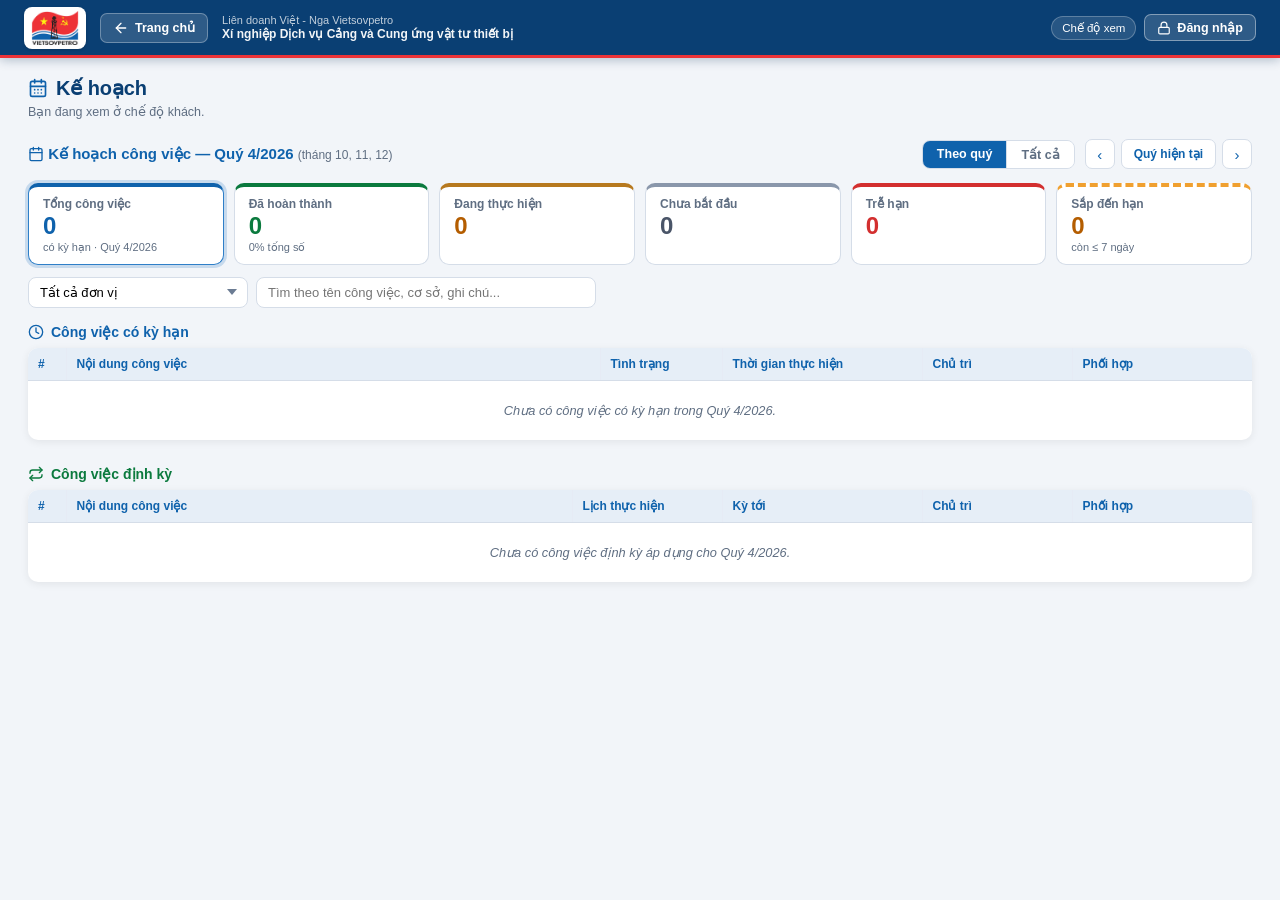
<file: ke-hoach.html>
<!DOCTYPE html>
<html lang="vi">
<head>
  <meta charset="UTF-8">
  <meta name="description" content="Liên doanh Việt - Nga Vietsovpetro · Xí nghiệp Dịch vụ Cảng và CƯVTTB">
  <meta name="viewport" content="width=device-width, initial-scale=1.0">
  <title>Kế hoạch · Quản lý HSE</title>
  <link rel="icon" type="image/png" href="assets/vsp-favicon.png">
  <link rel="apple-touch-icon" href="assets/apple-touch-icon.png">
  <style>
    :root {
      --primary:       #0F62AC;
      --primary-light: #2F7FC8;
      --primary-dark:  #0A3F73;
      --accent:        #ED3237;
      --accent-dark:   #C8232A;
      --success:       #0B7A3E;
      --warning:       #B7791F;
      --danger:        #D32F2F;
      --bg:            #F2F5F9;
      --card:          #ffffff;
      --text:          #1a2535;
      --text-light:    #5F6E82;
      --border:        #D5DDE8;
    }
    *{box-sizing:border-box;margin:0;padding:0;}
    body{font-family:'Segoe UI',Arial,sans-serif;background:var(--bg);color:var(--text);font-size:13.5px;}

    /* ===== LAYOUT ===== */
    .layout{display:flex;min-height:100vh;}
    .nav{flex:1;}
    .main{margin-left:230px;padding:76px 28px 32px;min-height:100vh;}

    /* ===== TOPBAR ===== */
    .topbar{background:#0A3F73;border-bottom:3px solid var(--accent);color:#fff;height:58px;display:flex;align-items:center;justify-content:space-between;padding:0 24px;position:fixed;top:0;left:230px;right:0;z-index:100;box-shadow:0 2px 8px rgba(0,0,0,0.25);}
    .topbar-title{font-size:15px;font-weight:700;}
    .topbar-sub{font-size:11px;opacity:.75;margin-top:1px;}
    .topbar-right{display:flex;align-items:center;gap:10px;}
    .user-badge{background:rgba(255,255,255,0.15);border:1.5px solid rgba(255,255,255,0.3);border-radius:7px;padding:5px 12px;font-size:12px;color:#fff;display:flex;align-items:center;gap:6px;}
    .btn-login{background:rgba(255,255,255,0.15);border:1.5px solid rgba(255,255,255,0.35);color:#fff;padding:5px 14px;border-radius:7px;font-size:12.5px;font-weight:600;cursor:pointer;transition:background .15s;}
    .btn-login:hover{background:rgba(255,255,255,0.25);}
    .viewer-notice{font-size:12px;color:rgba(255,255,255,0.7);padding:5px 10px;}

    /* ===== PAGE HEADER ===== */
    .page-title{font-size:20px;font-weight:700;color:var(--primary);margin-bottom:4px;}
    .page-desc{font-size:12.5px;color:var(--text-light);margin-bottom:20px;}

    /* ===== TABS ===== */
    .tab-bar{display:flex;gap:0;border-bottom:2px solid var(--border);margin-bottom:20px;}
    .tab-btn{padding:10px 22px;font-size:13.5px;font-weight:600;color:var(--text-light);cursor:pointer;border:none;background:none;border-bottom:2.5px solid transparent;margin-bottom:-2px;transition:all .15s;}
    .tab-btn:hover{color:var(--primary);}
    .tab-btn.active{color:var(--primary);border-bottom-color:var(--primary);}
    .tab-pane{display:none;}
    .tab-pane.active{display:block;}

    /* ===== TOOLBAR ===== */
    .toolbar{display:flex;align-items:center;justify-content:space-between;margin-bottom:14px;flex-wrap:wrap;gap:8px;}
    .toolbar-left{display:flex;align-items:center;gap:8px;}
    .search-box{border:1.5px solid var(--border);border-radius:7px;padding:6px 12px;font-size:13px;width:240px;outline:none;background:#fff;transition:border .15s;}
    .search-box:focus{border-color:var(--primary-light);}

    /* ===== BUTTONS ===== */
    .btn{display:inline-flex;align-items:center;gap:6px;padding:7px 16px;border-radius:8px;font-size:13px;font-weight:600;cursor:pointer;border:none;transition:all .15s;}
    .btn-primary{background:var(--primary-light);color:#fff;}
    .btn-primary:hover{background:var(--primary);}
    .btn-danger{background:#fdedec;color:var(--danger);border:1px solid #f5c6cb;}
    .btn-danger:hover{background:#f5c6cb;}
    .btn-edit{background:#E3EEF9;color:var(--primary);border:1px solid #C5DCF1;}
    .btn-edit:hover{background:#C5DCF1;}
    .btn-sm{padding:4px 10px;font-size:12px;}
    .btn-outline{background:#fff;border:1.5px solid var(--primary-light);color:var(--primary-light);}
    .btn-outline:hover{background:#E3EEF9;}

    /* ===== TABLE ===== */
    .table-wrap{background:#fff;border-radius:10px;box-shadow:0 2px 8px rgba(0,0,0,0.07);overflow:auto;}
    table{width:100%;border-collapse:collapse;}
    th{background:#E6EEF7;color:var(--primary);font-size:12.5px;font-weight:700;padding:10px 12px;text-align:left;white-space:nowrap;position:sticky;top:0;}
    td{padding:9px 12px;border-bottom:1px solid #f0f3fa;font-size:13px;vertical-align:middle;}
    tr:last-child td{border-bottom:none;}
    tr:hover td{background:#eef3fb;}
    .empty-row td{text-align:center;color:var(--text-light);padding:28px;font-style:italic;}

    /* ===== BADGES ===== */
    .badge{display:inline-block;padding:3px 9px;border-radius:20px;font-size:11.5px;font-weight:600;}
    .badge-blue{background:#E3EEF9;color:var(--primary);}
    .badge-green{background:#E6F5EC;color:var(--success);}
    .badge-orange{background:#FFF4D6;color:var(--warning);}
    .badge-red{background:#fdedec;color:var(--danger);}
    .badge-gray{background:#f2f3f4;color:var(--text-light);}
    .badge-purple{background:#f3e8fd;color:#6b21a8;}

    /* ===== MODAL ===== */
    .modal-bg{display:none;position:fixed;inset:0;background:rgba(0,0,0,0.45);z-index:200;align-items:center;justify-content:center;}
    .modal-bg.open{display:flex;}
    .modal{background:#fff;border-radius:12px;width:700px;max-width:96vw;max-height:90vh;display:flex;flex-direction:column;box-shadow:0 8px 32px rgba(0,0,0,0.22);}
    .modal-head{padding:16px 20px;border-bottom:1px solid var(--border);display:flex;align-items:center;justify-content:space-between;background:#0A3F73;border-radius:12px 12px 0 0;}
    .modal-head h3{font-size:15px;font-weight:700;color:#fff;}
    .modal-close{background:rgba(255,255,255,0.15);border:none;color:#fff;width:28px;height:28px;border-radius:50%;cursor:pointer;font-size:18px;display:flex;align-items:center;justify-content:center;transition:background .15s;}
    .modal-close:hover{background:rgba(255,255,255,0.3);}
    .modal-body{padding:20px;overflow-y:auto;flex:1;}
    .modal-footer{padding:14px 20px;border-top:1px solid var(--border);display:flex;justify-content:flex-end;gap:8px;background:#f8f9fd;border-radius:0 0 12px 12px;}

    /* ===== FORM ===== */
    .form-row{display:grid;grid-template-columns:1fr 1fr;gap:14px;margin-bottom:14px;}
    .form-row.full{grid-template-columns:1fr;}
    .form-group{display:flex;flex-direction:column;gap:4px;}
    .form-group label{font-size:12px;font-weight:600;color:var(--text-light);}
    .form-group label .req{color:var(--danger);}
    .inp{border:1.5px solid var(--border);border-radius:7px;padding:7px 11px;font-size:13px;font-family:inherit;outline:none;background:#fff;transition:border .15s;width:100%;}
    .inp:focus{border-color:var(--primary-light);}
    textarea.inp{resize:vertical;min-height:60px;}
    select.inp{appearance:none;background-image:url("data:image/svg+xml,%3Csvg xmlns='http://www.w3.org/2000/svg' width='10' height='6'%3E%3Cpath fill='%236b7c93' d='M0 0l5 6 5-6z'/%3E%3C/svg%3E");background-repeat:no-repeat;background-position:right 10px center;padding-right:28px;}

    /* Trang liên quan */
    .pages-grid{display:grid;grid-template-columns:repeat(3,1fr);gap:6px;max-height:200px;overflow-y:auto;border:1.5px solid var(--border);border-radius:8px;padding:10px;background:#f8f9fd;}
    .page-check{display:flex;align-items:center;gap:7px;padding:5px 8px;border-radius:6px;cursor:pointer;transition:background .12s;}
    .page-check:hover{background:#E3EEF9;}
    .page-check input[type=checkbox]{accent-color:var(--primary);width:14px;height:14px;cursor:pointer;}
    .page-check span{font-size:12.5px;color:var(--text);}

    /* ===== STATUS CHU KỲ ===== */
    .cycle-badge{font-size:11px;font-weight:700;padding:2px 8px;border-radius:12px;}

    /* ===== INFO BOX ===== */
    .info-box{background:#E3EEF9;border-left:4px solid var(--primary);padding:10px 14px;border-radius:0 8px 8px 0;font-size:12.5px;color:var(--primary);margin-bottom:16px;}

    /* ===== THÁNG CHECKBOXES ===== */
    .month-grid{display:grid;grid-template-columns:repeat(6,1fr);gap:4px;padding:8px;background:#f8f9fd;border:1.5px solid var(--border);border-radius:8px;}
    .month-chk{display:flex;align-items:center;gap:5px;padding:4px 6px;cursor:pointer;border-radius:5px;font-size:12px;}
    .month-chk:hover{background:#E3EEF9;}
    .month-chk input{accent-color:var(--primary);}

    /* ===== DIVIDER ===== */
    .section-label{font-size:12px;font-weight:700;color:var(--text-light);text-transform:uppercase;letter-spacing:.6px;margin:16px 0 8px;}

    .btn-block{width:100%;justify-content:center;padding:9px;}

    /* ===== STATUS BADGES ===== */
    .st-badge{display:inline-flex;align-items:center;gap:5px;padding:3px 10px;border-radius:20px;font-size:11.5px;font-weight:700;white-space:nowrap;}
    .st-chuabatdau{background:#f0f3fa;color:#4a5568;}
    .st-dangthuchien{background:#FFF4D6;color:#B7791F;}
    .st-hoanthanh{background:#E6F5EC;color:#0B7A3E;}
    .st-trehan{background:#fdedec;color:#D32F2F;}

    /* ===== GROUP HEADER ===== */
    .group-header{display:flex;align-items:center;gap:10px;padding:9px 14px;border-radius:8px 8px 0 0;font-size:13px;font-weight:700;cursor:pointer;user-select:none;margin-top:16px;}
    .group-header .g-count{background:rgba(255,255,255,0.35);padding:1px 9px;border-radius:12px;font-size:12px;}
    .g-trehan{background:#D32F2F;color:#fff;}
    .g-dang{background:#B7791F;color:#fff;}
    .g-chua{background:#4a5568;color:#fff;}
    .g-hoan{background:#0B7A3E;color:#fff;}
    .group-table-wrap{background:#fff;border-radius:0 0 8px 8px;box-shadow:0 2px 8px rgba(0,0,0,0.07);overflow:auto;margin-bottom:4px;}
    .group-table-wrap.collapsed{display:none;}

    /* ===== STATUS SELECT IN TABLE ===== */
    .st-sel{border:1.5px solid var(--border);border-radius:6px;padding:3px 8px;font-size:12px;font-weight:600;cursor:pointer;outline:none;background:#fff;}

    /* ===== DRAG HANDLE ===== */
    .drag-handle{cursor:grab;color:var(--text-light);font-size:15px;padding:0 4px;user-select:none;}
    .drag-handle:active{cursor:grabbing;}
    tr.dragging{opacity:.4;}
    tr.drag-over td{background:#E3EEF9 !important;border-top:2px solid var(--primary-light);}

    /* ===== FILTER BAR ===== */
    .filter-bar{display:flex;flex-wrap:wrap;gap:8px;margin-bottom:14px;align-items:center;}
    .filter-bar select{border:1.5px solid var(--border);border-radius:7px;padding:6px 10px;font-size:12.5px;background:#fff;outline:none;cursor:pointer;}

    /* ===== PLAN: SCOPE TOGGLE ===== */
    .scope-toggle{display:inline-flex;border:1.5px solid var(--border);border-radius:8px;overflow:hidden;}
    .scope-toggle button{border:none;background:#fff;padding:6px 14px;font-size:12.5px;font-weight:600;color:var(--text-light);cursor:pointer;transition:all .15s;}
    .scope-toggle button+button{border-left:1.5px solid var(--border);}
    .scope-toggle button.active{background:var(--primary);color:#fff;}
    .scope-toggle button:hover:not(.active){background:#E3EEF9;color:var(--primary);}

    /* ===== PLAN: QUARTER NAV ===== */
    .q-nav{display:flex;align-items:center;gap:6px;}
    .q-nav button{width:30px;height:30px;border:1.5px solid var(--border);background:#fff;border-radius:7px;cursor:pointer;color:var(--primary);font-size:15px;display:flex;align-items:center;justify-content:center;transition:all .15s;}
    .q-nav button:hover{background:#E3EEF9;border-color:var(--primary-light);}
    .q-nav .q-today{width:auto;padding:0 12px;font-size:12px;font-weight:600;}

    /* ===== PLAN TABLE ===== */
    .plan-table{width:100%;border-collapse:collapse;table-layout:fixed;}
    .plan-table th{background:#E6EEF7;color:var(--primary);font-size:12px;font-weight:700;padding:9px 10px;text-align:left;white-space:nowrap;}
    .plan-table td{padding:8px 10px;border-bottom:1px solid #f0f3fa;font-size:12.8px;vertical-align:top;}
    .plan-table.ov th{background:#fdedec;color:#D32F2F;}
    .plan-table th,.plan-table td{border-right:1px solid #e6ebf5;}
    .plan-table th:last-child,.plan-table td:last-child{border-right:none;}
    .plan-row{cursor:default;}
    .plan-row.can-edit{cursor:pointer;}
    .plan-row.can-edit:hover td{background:#eef3fb;}
    .plan-name{font-weight:600;line-height:1.45;word-break:break-word;white-space:normal;}

    /* ô nhỏ, cắt bớt — hover để xem đầy đủ */
    .cell-clip{position:relative;max-width:0;}
    .cell-clip .clip-txt{display:block;overflow:hidden;text-overflow:ellipsis;white-space:nowrap;color:var(--text-light);font-size:12px;}
    .cell-clip .clip-full{display:none;position:absolute;left:6px;top:100%;z-index:40;margin-top:2px;min-width:180px;max-width:340px;background:#1a2535;color:#fff;padding:8px 11px;border-radius:8px;font-size:12.5px;line-height:1.5;white-space:normal;box-shadow:0 6px 20px rgba(0,0,0,0.28);pointer-events:none;}
    .cell-clip .clip-full::before{content:"";position:absolute;left:14px;top:-5px;border-left:5px solid transparent;border-right:5px solid transparent;border-bottom:5px solid #1a2535;}
    .cell-clip:hover .clip-full{display:block;}
    .cell-clip.empty .clip-txt{opacity:.5;}

    /* nút thêm dòng (+) */
    .add-row-btn{display:inline-flex;align-items:center;gap:7px;margin:8px 0 4px;padding:7px 15px;border:1.5px dashed var(--primary-light);background:#f4f8fd;color:var(--primary);border-radius:8px;font-size:12.5px;font-weight:600;cursor:pointer;transition:all .15s;}
    .add-row-btn:hover{background:#E3EEF9;border-style:solid;}

    /* editor inline */
    .ie-row td{background:#f4f8fd !important;padding:6px 8px;}
    .ie-row .inp{padding:5px 8px;font-size:12.5px;}
    .ie-row textarea.inp{min-height:38px;}
    .ie-dates{display:flex;flex-direction:column;gap:4px;}
    .ie-detail{background:#eef4fb;border-top:2px solid var(--primary-light);}
    .ie-detail td{padding:12px 14px;background:#eef4fb !important;}
    .ie-detail .ie-grid{display:grid;grid-template-columns:180px 1fr;gap:14px;align-items:start;}
    .ie-months{display:grid;grid-template-columns:repeat(6,1fr);gap:4px;padding:8px;background:#fff;border:1.5px solid var(--border);border-radius:8px;}
    .ie-actions{display:flex;gap:8px;justify-content:flex-end;margin-top:12px;padding-top:12px;border-top:1px dashed var(--border);}
    .ie-mini-label{font-size:11px;font-weight:700;color:var(--text-light);text-transform:uppercase;letter-spacing:.5px;margin-bottom:5px;}
    .plan-section-title{font-size:14px;font-weight:700;margin:6px 0 8px;display:flex;align-items:center;gap:7px;}
    .report-link{margin-left:6px;font-size:11px;font-weight:700;color:var(--success);cursor:pointer;text-decoration:underline;}

    /* ===== RESPONSIVE ===== */
    @media(max-width:768px){
      .main{margin-left:0;padding:72px 14px 24px;}
      .topbar{left:0;}
      .form-row{grid-template-columns:1fr;}
      .pages-grid{grid-template-columns:repeat(2,1fr);}
    }

    /* ══ GIAO DIỆN MỚI 10/2026 ═════════════════════════════════════ */
    .kh-head{display:flex;align-items:center;justify-content:space-between;flex-wrap:wrap;gap:10px;margin-bottom:14px;}
    .kpis{display:grid;grid-template-columns:repeat(6,minmax(0,1fr));gap:10px;margin-bottom:12px;}
    .kpi{background:#fff;border:1.5px solid var(--border);border-radius:10px;padding:10px 14px;cursor:pointer;text-align:left;
      font-family:inherit;display:flex;flex-direction:column;gap:1px;transition:border-color .15s,box-shadow .15s;border-top-width:4px;}
    .kpi:hover{border-color:var(--primary-light);}
    .kpi.on{box-shadow:0 0 0 3px rgba(0,96,182,.18);border-color:var(--primary-light);}
    .kpi .l{font-size:12px;font-weight:600;color:var(--text-light);}
    .kpi .n{font-size:24px;font-weight:800;line-height:1.15;font-variant-numeric:tabular-nums;color:var(--text);}
    .kpi .s{font-size:11px;color:var(--text-light);white-space:nowrap;overflow:hidden;text-overflow:ellipsis;}
    .kpi.k-all{border-top-color:var(--primary);}   .kpi.k-all .n{color:var(--primary);}
    .kpi.k-done{border-top-color:#0B7A3E;}         .kpi.k-done .n{color:#0B7A3E;}
    .kpi.k-doing{border-top-color:#B7791F;}        .kpi.k-doing .n{color:#b45d00;}
    .kpi.k-todo{border-top-color:#8a97ab;}         .kpi.k-todo .n{color:#4a5568;}
    .kpi.k-late{border-top-color:#D32F2F;}         .kpi.k-late .n{color:#D32F2F;}
    .kpi.k-soon{border-top-color:#f0a030;border-top-style:dashed;} .kpi.k-soon .n{color:#b45d00;}
    .fbar{display:flex;align-items:center;gap:8px;flex-wrap:wrap;margin-bottom:16px;}
    .fbar select.inp{width:auto;min-width:220px;}
    .fbar #khSearch{width:340px;}
    .fbar .cnt{margin-left:auto;font-size:12px;color:var(--text-light);}
    .link-clear{background:none;border:none;color:var(--danger);font-size:12.5px;font-weight:600;cursor:pointer;padding:4px 6px;}
    .link-clear:hover{text-decoration:underline;}
    .plan-table td{vertical-align:middle;}
    .plan-row{cursor:pointer;}
    .plan-row:hover td{background:#eef3fb;}
    .plan-row.late td{background:#fdf6f5;}
    .plan-row.late:hover td{background:#fbe9e7;}
    .name-sub{font-size:11.5px;color:var(--text-light);margin-top:2px;white-space:nowrap;overflow:hidden;text-overflow:ellipsis;}
    .empty-cell{text-align:center;color:var(--text-light);padding:22px!important;font-style:italic;}
    .tm-d{font-size:12px;white-space:nowrap;}
    .tm-bar{height:5px;background:#e6ebf5;border-radius:3px;margin:5px 0 3px;overflow:hidden;}
    .tm-bar>i{display:block;height:100%;border-radius:3px;background:var(--primary-light);}
    .tm-l{font-size:11.5px;font-weight:600;color:var(--text-light);}
    .tm-doing .tm-l{color:var(--primary-light);}
    .tm-soon .tm-bar>i{background:#B7791F;} .tm-soon .tm-l{color:#b45d00;}
    .tm-late .tm-bar>i{background:#D32F2F;} .tm-late .tm-l{color:#D32F2F;}
    .tm-done .tm-bar>i{background:#0B7A3E;} .tm-done .tm-l{color:#0B7A3E;}
    .row-act{display:flex;gap:5px;justify-content:flex-end;}
    .ic-btn{width:30px;height:30px;border-radius:7px;border:1.5px solid #C5DCF1;background:#fff;color:var(--primary);cursor:pointer;
      display:inline-flex;align-items:center;justify-content:center;transition:.15s;}
    .ic-btn:hover{background:#E3EEF9;}
    .ic-btn.ok{color:#0B7A3E;border-color:#9fd6b3;background:#f0faf4;}
    .ic-btn.ok:hover{background:#d4f2e0;}
    .btn-ok{background:#E6F5EC;color:#0B7A3E;border:1.5px solid #9fd6b3;}
    .btn-ok:hover{background:#d4f2e0;}

    /* Panel bên phải */
    .dr-bg{position:fixed;inset:0;background:rgba(16,24,40,.28);z-index:300;display:none;}
    .dr-bg.open{display:block;}
    .drawer{position:absolute;top:0;right:0;bottom:0;width:540px;max-width:100vw;background:#fff;
      box-shadow:-10px 0 30px rgba(0,0,0,.18);display:flex;flex-direction:column;animation:drIn .18s ease-out;}
    @keyframes drIn{from{transform:translateX(40px);opacity:.3}to{transform:none;opacity:1}}
    .dr-head{background:#0A3F73;color:#fff;padding:14px 18px;display:flex;align-items:center;justify-content:space-between;gap:10px;}
    .dr-head h3{font-size:15px;font-weight:700;display:flex;align-items:center;gap:8px;}
    .dr-body{flex:1;overflow:auto;padding:18px 22px;}
    .dr-foot{padding:12px 22px;border-top:1px solid var(--border);display:flex;gap:8px;align-items:center;background:#f8f9fd;}
    .dr-foot .sp{flex:1;}
    .fld{margin-bottom:14px;}
    .fld>label{display:block;font-size:12px;font-weight:700;color:var(--text-light);margin-bottom:5px;}
    .fld .req{color:var(--danger);}
    .fld-row{display:grid;grid-template-columns:1fr 1fr;gap:12px;}
    .hint{font-size:11.5px;color:var(--text-light);font-weight:400;}
    .fld>label.chk-line{display:flex;}
    .chk-line{display:inline-flex;align-items:center;gap:8px;font-weight:700;color:var(--primary);cursor:pointer;font-size:13px;}
    .chk-line input{accent-color:var(--primary);width:15px;height:15px;}
    .done-box{border:1.5px solid #bfe5cd;background:#f4fbf6;border-radius:10px;padding:12px 14px;}
    .done-box .chk-line{color:#0B7A3E;}
    .done-box .chk-line input{accent-color:#0B7A3E;}
    /* Phối hợp: các ô tick hiển thị thành chip nằm ngang */
    .ph-chips>div{flex-direction:row!important;flex-wrap:wrap;gap:6px!important;background:#fff!important;}
    .ph-chips label{border:1.5px solid var(--border);border-radius:20px;padding:4px 11px 4px 8px!important;}
    .ph-chips label:has(input:checked){background:#E3EEF9!important;border-color:var(--primary-light);color:var(--primary);font-weight:600;}
    .ph-chips label span{font-size:12.5px!important;}
    .ph-chips input.inp{flex-basis:100%;}
    /* Chi tiết */
    .dt-name{font-size:16px;font-weight:700;line-height:1.45;margin-bottom:10px;color:var(--text);}
    .dt-time{margin-top:12px;max-width:320px;}
    .dt-grid{display:grid;grid-template-columns:120px 1fr;gap:10px 14px;margin-top:16px;padding-top:14px;border-top:1px solid #edf1f7;}
    .dt-grid dt{font-size:12px;font-weight:700;color:var(--text-light);}
    .dt-grid dd{font-size:13px;white-space:pre-wrap;word-break:break-word;}
    .dt-report{background:#f4fbf6;border:1.5px solid #bfe5cd;border-radius:10px;padding:12px 14px;margin-top:18px;font-size:13px;}
    .dt-rh{display:flex;align-items:center;gap:6px;font-weight:700;color:#0B7A3E;margin-bottom:6px;}

    /* ══ ĐIỆN THOẠI (10/2026) ══════════════════════════════════════
       Trước đây bảng có các cột rộng cố định (~770px) → cột "Nội dung" bị ép
       còn 1 chữ (tên chạy dọc), cả trang bị đẩy rộng ~830px nên điện thoại
       tự thu nhỏ, panel Sửa/Chi tiết bị cắt mất nửa. */
    .kh-fab{display:none;}
    .fbar #khSearch{max-width:100%;}
    .fbar select.inp{max-width:100%;}
    @media(max-width:1100px){
      .kpis{grid-template-columns:repeat(3,minmax(0,1fr));}
    }
    @media(max-width:768px){
      .layout{display:block;}
      .main{min-width:0;padding:72px 12px 96px;}
      .kh-head{gap:8px;}
      .kh-head>div:first-child{flex-basis:100%;line-height:1.4;}
      .kh-add-top{display:none!important;}
      .q-nav .q-today{padding:0 10px;}
      /* Thẻ tổng quan 3 × 2 */
      .kpis{gap:6px;}
      .kpi{padding:7px 9px;border-top-width:3px;}
      .kpi .l{font-size:11.5px;white-space:nowrap;overflow:hidden;text-overflow:ellipsis;}
      .kpi .n{font-size:20px;}
      .kpi .s{font-size:10.5px;}
      .fbar .cnt{margin-left:0;flex-basis:100%;}
      /* Bảng → danh sách thẻ: mỗi công việc là 1 khối */
      .table-wrap{overflow:visible;}
      .plan-table,.plan-table tbody{display:block;width:100%;}
      .plan-table colgroup,.plan-table thead{display:none;}
      .plan-table tr{display:block;}
      .plan-table tr.plan-row{display:grid;grid-template-columns:minmax(0,1fr) auto;
        grid-template-areas:"name act" "st st" "time time" "ct ct" "ph ph";
        gap:5px 10px;padding:12px 12px 12px 14px;border-bottom:1px solid #e2e8f2;}
      .plan-table tr.plan-row:last-child{border-bottom:none;}
      .plan-table tr.plan-row td{display:block;border:none!important;padding:0!important;background:transparent!important;}
      .plan-table tr.plan-row.late{background:#fdf6f5;box-shadow:inset 3px 0 0 #D32F2F;}
      .plan-table tr.plan-row:hover{background:#f4f8fd;}
      .plan-table tr.plan-row.late:hover{background:#fbe9e7;}
      .plan-table td.c-idx{display:none!important;}
      .plan-table td.c-name{grid-area:name;}
      .plan-table td.c-act{grid-area:act;}
      .plan-table td.c-st{grid-area:st;}
      .plan-table td.c-time{grid-area:time;max-width:340px;}
      .plan-table td.c-chutri{grid-area:ct;font-size:12px!important;}
      .plan-table td.c-phoihop{grid-area:ph;}
      .plan-table td.c-phoihop.c-none{display:none!important;}
      .plan-table td.c-chutri::before{content:"Chủ trì: ";color:var(--text-light);font-weight:600;}
      .plan-table td.c-phoihop::before{content:"Phối hợp: ";font-weight:600;}
      .plan-name{font-size:13.5px;}
      .name-sub{white-space:normal;}
      .row-act{gap:6px;}
      .ic-btn{width:34px;height:34px;}
      .plan-table td.empty-cell{display:block;}
      /* Nút "+" nổi để thêm công việc */
      .kh-fab{display:flex;position:fixed;right:16px;bottom:calc(18px + env(safe-area-inset-bottom));z-index:250;
        width:54px;height:54px;border-radius:50%;border:none;align-items:center;justify-content:center;
        background:var(--primary);color:#fff;box-shadow:0 6px 18px rgba(10,63,115,.35);cursor:pointer;}
      .kh-fab:active{transform:scale(.96);}
      /* Thông báo: nằm sát đáy bên trái, không đè nút "+" */
      #toast{left:12px!important;right:84px!important;bottom:calc(24px + env(safe-area-inset-bottom))!important;}
      /* Panel Sửa / Chi tiết: toàn màn hình, nút Lưu luôn ở đáy */
      .drawer{width:100%;max-width:100%;animation:none;}
      .dr-head{padding:12px 14px;}
      .dr-body{padding:14px 14px 18px;-webkit-overflow-scrolling:touch;}
      .dr-foot{padding:10px 14px calc(10px + env(safe-area-inset-bottom));flex-wrap:wrap;}
      .dt-grid{grid-template-columns:96px 1fr;}
      .modal .modal-footer{flex-wrap:wrap;}
    }
    @media(max-width:380px){
      .fld-row{grid-template-columns:1fr;}
    }
  </style>
  <link rel="stylesheet" href="assets/flatpickr.min.css">
  <script src="assets/flatpickr.min.js"></script>
  <script src="assets/flatpickr-vn.js"></script>
  <script src="assets/hse-date.js"></script>
  <!-- Bộ giao diện chung: nạp CUỐI để thống nhất màu, nút, bảng, hộp thoại, nhãn trạng thái -->
  <link rel="stylesheet" href="assets/hse-theme.css?v=20261005">
</head>
<body>

<div class="layout">
  <!-- SIDEBAR -->

  <!-- TOPBAR -->
  <header class="topbar">
    <div>
      <div style="font-size:11px;opacity:.75;">Liên doanh Việt - Nga Vietsovpetro</div>
      <div style="font-size:12px;font-weight:700;opacity:.95;">Xí nghiệp Dịch vụ Cảng và Cung ứng vật tư thiết bị</div>
    </div>
    <div class="topbar-right" id="topbarRight"></div>
  </header>

  <!-- MAIN CONTENT -->
  <main class="main">
    <div class="page-title"><svg class="lic-emoji" width="1.05em" height="1.05em" viewBox="0 0 24 24" fill="none" stroke="currentColor" stroke-width="2" stroke-linecap="round" stroke-linejoin="round" style="display:inline-block;vertical-align:-0.15em;flex-shrink:0" aria-hidden="true"><path d="M8 2v4"/><path d="M16 2v4"/><rect width="18" height="18" x="3" y="4" rx="2"/><path d="M3 10h18"/><path d="M8 14h.01"/><path d="M12 14h.01"/><path d="M16 14h.01"/><path d="M8 18h.01"/><path d="M12 18h.01"/><path d="M16 18h.01"/></svg> Kế hoạch</div>
    <div class="page-desc" id="pageDesc">Quản lý kế hoạch công việc HSE của đơn vị</div>

    <!-- VIEW ĐƠN: KẾ HOẠCH CÔNG VIỆC -->
    <div id="planView"></div>
  </main>
</div>

<!-- ===== MODAL XEM THÔNG TIN HOÀN THÀNH ===== -->
<div class="modal-bg" id="viewCompletionModalBg">
  <div class="modal" style="width:500px">
    <div class="modal-head">
      <h3><svg class="lic-emoji" width="1.05em" height="1.05em" viewBox="0 0 24 24" fill="none" stroke="currentColor" stroke-width="2" stroke-linecap="round" stroke-linejoin="round" style="display:inline-block;vertical-align:-0.15em;flex-shrink:0" aria-hidden="true"><rect width="8" height="4" x="8" y="2" rx="1" ry="1"/><path d="M16 4h2a2 2 0 0 1 2 2v14a2 2 0 0 1-2 2H6a2 2 0 0 1-2-2V6a2 2 0 0 1 2-2h2"/><path d="M12 11h4"/><path d="M12 16h4"/><path d="M8 11h.01"/><path d="M8 16h.01"/></svg> Thông tin hoàn thành công việc</h3>
      <button class="modal-close" onclick="closeViewCompletionModal()">×</button>
    </div>
    <div class="modal-body" id="viewCompletionBody"></div>
    <div class="modal-footer">
      <button class="btn btn-primary" onclick="closeViewCompletionModal()">Đóng</button>
    </div>
  </div>
</div>

<!-- ===== PANEL BÊN PHẢI (chi tiết / thêm / sửa) ===== -->
<div class="dr-bg" id="drBg" onclick="if(event.target===this)closeDrawer()">
  <aside class="drawer" id="drawer" role="dialog" aria-modal="true">
    <div class="dr-head"><h3 id="drTitle"></h3><button class="modal-close" onclick="closeDrawer()" aria-label="Đóng">×</button></div>
    <div class="dr-body" id="drBody"></div>
    <div class="dr-foot" id="drFoot"></div>
  </aside>
</div>

<!-- ===== HỘP BÁO CÁO HOÀN THÀNH ===== -->
<div class="modal-bg" id="cmpModalBg" onclick="if(event.target===this)closeCompleteModal()" style="z-index:400">
  <div class="modal" style="width:480px">
    <div class="modal-head">
      <h3>✓ Báo cáo hoàn thành</h3>
      <button class="modal-close" onclick="closeCompleteModal()">×</button>
    </div>
    <div class="modal-body">
      <div style="font-size:12px;font-weight:700;color:var(--text-light);margin-bottom:4px">Công việc</div>
      <div id="cmpName" style="font-weight:700;color:var(--primary);line-height:1.45;margin-bottom:14px"></div>
      <div class="fld"><label>Ngày hoàn thành <span class="req">*</span></label><input class="inp" type="date" id="cmpDate"></div>
      <div class="fld" style="margin-bottom:0"><label>Báo cáo hoàn thành <span class="req">*</span></label>
        <textarea class="inp" id="cmpReport" rows="4" placeholder="Mô tả kết quả thực hiện..."></textarea></div>
    </div>
    <div class="modal-footer">
      <button class="btn btn-outline" onclick="closeCompleteModal()">Huỷ</button>
      <button class="btn btn-primary" style="background:#0B7A3E" onclick="saveCompletion()">✓ Xác nhận hoàn thành</button>
    </div>
  </div>
</div>

<!-- ===== TOAST ===== -->
<div id="toast" style="position:fixed;bottom:24px;right:24px;background:var(--primary);color:#fff;padding:10px 18px;border-radius:8px;font-size:13px;font-weight:600;box-shadow:0 4px 16px rgba(0,0,0,0.2);z-index:999;display:none;transition:opacity .3s;"></div>

<script type="module" src="assets/supabase-config.js"></script>
<script src="assets/db.js?v=20260904b"></script>
<!-- Danh mục Phòng/Ban/Đơn vị dùng chung (nạp SAU db.js) -->
<script src="assets/don-vi.js?v=20260905"></script>
<script src="assets/hse-activity.js"></script>
<script>
/* ============================================================
   KẾ HOẠCH – Inline JS
   ============================================================ */


var K_USERS    = "hse_users";
var K_SESS     = "hse_session";
var K_ONCETIME = "hse_ke_hoach_mot_lan";
var K_RECUR    = "hse_ke_hoach_lap_lai";

/* -------- UTILS -------- */
function load(k,d){try{var v=localStorage.getItem(k);return v?JSON.parse(v):d;}catch(e){return d;}}
function save(k,v){localStorage.setItem(k,JSON.stringify(v));}
function esc(s){return String(s==null?"":s).replace(/[&<>"]/g,function(c){return{"&":"&amp;","<":"&lt;",">":"&gt;",'"':"&quot;"}[c];});}
function uid(){return Date.now().toString(36)+Math.random().toString(36).slice(2,6);}
function fmtDate(s){if(!s)return"—";if(typeof s==="string"&&s.indexOf("T")>=0)s=s.split("T")[0];if(s instanceof Date)s=window.HSEDate?HSEDate.toISO(s):(s.getFullYear()+"-"+String(s.getMonth()+1).padStart(2,"0")+"-"+String(s.getDate()).padStart(2,"0"));var p=String(s).split("-");return p.length===3?p[2]+"/"+p[1]+"/"+p[0]:s;}

/* -------- AUTH --------
   Phương án B: tài khoản thật ở Supabase Auth, role/perms ở bảng `profiles`.
   localStorage (hse_users / hse_session) CHỈ là cache. Trang standalone này
   không nạp assets/app.js nên phải TỰ hydrate — xem hydrateCurrentUser().
   ⚠️ KHÔNG seed admin giả: sẽ ghi đè/che mất hồ sơ thật và là lỗ hổng bảo mật. */
function seedUsers(){ return getUsers(); }
function getUsers(){return load(K_USERS,[]);}
function findUser(un){
  var us=getUsers(), k=String(un||"").trim().toLowerCase();
  for(var i=0;i<us.length;i++){
    if(String(us[i].username||"").trim().toLowerCase()===k) return us[i];
  }
  return null;
}
function currentUser(){var un=load(K_SESS,null);return un?findUser(un):null;}
function isAdmin(u){return u&&u.role==="admin";}
function canEdit(u){
  if(!u) return false;
  if(u.active===false) return false;
  if(u.role==="viewer") return false;
  if(u.role==="admin") return true;
  // User: phải có quyền "ke-hoach" trong danh sách perms
  return (u.perms||[]).indexOf("ke-hoach") >= 0;
}

/* -------- SIDEBAR -------- */

/* -------- TOPBAR -------- */
function buildTopbar(){
  var u=currentUser();
  var right=document.getElementById("topbarRight");
  if(u){
    var roleColor=u.role==="admin"?"#ED3237":u.role==="viewer"?"#5F6E82":"#0B7A3E";
    right.innerHTML=
      '<div class="user-badge">'+
        '<span style="font-size:14px"><svg class="lic-emoji" width="1.05em" height="1.05em" viewBox="0 0 24 24" fill="none" stroke="currentColor" stroke-width="2" stroke-linecap="round" stroke-linejoin="round" style="display:inline-block;vertical-align:-0.15em;flex-shrink:0" aria-hidden="true"><path d="M19 21v-2a4 4 0 0 0-4-4H9a4 4 0 0 0-4 4v2"/><circle cx="12" cy="7" r="4"/></svg></span>'+
        '<span>'+esc(u.fullname||u.username)+'</span>'+
        '<span style="background:'+roleColor+';color:#fff;padding:1px 7px;border-radius:10px;font-size:11px;font-weight:700;margin-left:4px">'+
          (u.role==="admin"?"Admin":u.role==="viewer"?"Viewer":"User")+
        '</span>'+
      '</div>'+
      '<button class="btn-login" onclick="doLogout()">Đăng xuất</button>';
  } else {
    right.innerHTML='<span class="viewer-notice">Chế độ xem</span>';
  }
  // Desc
  var desc=document.getElementById("pageDesc");
  var u2=currentUser();
  if(!u2){
    desc.textContent='Bạn đang xem ở chế độ khách.';
  } else if(canEdit(u2)){
    desc.textContent='Bạn có quyền thao tác trên trang này.';
  } else {
    desc.textContent='Bạn chỉ có quyền xem trang này.';
  }
  // Hide add buttons for viewer/guest
  var showEdit=u2&&canEdit(u2);
  ["btnAddOncetime","btnAddRecurring"].forEach(function(id){
    var b=document.getElementById(id);
    if(b)b.style.display=showEdit?"":"none";
  });
}

/* -------- DATA -------- */
function _normArrFields(x,withMonths){
  x.phoiHop=_asArr(x.phoiHop);
  x.pages=_asArr(x.pages);
  if(withMonths) x.months=_asArr(x.months).map(function(m){return parseInt(m,10);}).filter(function(m){return !isNaN(m);});
  return x;
}
function getOnce(){return load(K_ONCETIME,[]).map(function(x){return _normArrFields(x,false);});}
function getRecur(){return load(K_RECUR,[]).map(function(x){return _normArrFields(x,true);});}

/* saveOnce / saveRecur: chỉ lưu localStorage, Sheets xử lý riêng từng thao tác */
function saveOnce(data){ save(K_ONCETIME,data); }
function saveRecur(data){ save(K_RECUR,data); }

function _khToast(ok,msg){
  if(ok) showToast("☁️ "+msg+" đã lưu lên máy chủ","info");
  else   showToast("⚠️ Đã lưu trên máy này nhưng chưa đồng bộ lên máy chủ: "+msg,"warning");
}

function sheetDateToLocal(s){
  if(!s||typeof s!=="string"||s.indexOf("T")<0) return s;
  var d=new Date(s);
  var y=d.getFullYear();
  var m=String(d.getMonth()+1).padStart(2,"0");
  var day=String(d.getDate()).padStart(2,"0");
  return y+"-"+m+"-"+day;
}
function loadOnceFromSheets(){
  if(typeof DB==="undefined"||!DB.isReady())return;
  DB.getAll("ke_hoach_mot_lan").then(function(rows){
    if(rows&&rows.length){
      rows.forEach(function(r){
        r.start=sheetDateToLocal(r.start);
        r.end  =sheetDateToLocal(r.end);
        if(r.completionDate) r.completionDate=sheetDateToLocal(r.completionDate);
      });
      if(_ie) return; // đang sửa inline -> không ghi đè / re-render kẻo mất thao tác
      save(K_ONCETIME,rows); renderPlan();
    }
  }).catch(function(){});
}
function loadRecurFromSheets(){
  if(typeof DB==="undefined"||!DB.isReady())return;
  DB.getAll("ke_hoach_lap_lai").then(function(rows){
    if(rows&&rows.length){ if(_ie) return; save(K_RECUR,rows); renderPlan(); }
  }).catch(function(){});
}

/* -------- STATUS -------- */
/* Tình trạng TỰ TÍNH theo ngày — chỉ "Đã hoàn thành" do người nhập báo:
   hạn đã qua → Trễ hạn · đã tới ngày bắt đầu → Đang thực hiện · chưa tới → Chưa bắt đầu.
   Việc không có ngày bắt đầu thì giữ tình trạng đã lưu (mặc định Chưa bắt đầu). */
function computeStatus(x){
  if((x.status||"") === "Đã hoàn thành") return "Đã hoàn thành";
  var today=new Date(); today.setHours(0,0,0,0);
  function d(s){ if(!s) return null; var p=String(s).split("T")[0].split("-"); return p.length===3?new Date(+p[0],+p[1]-1,+p[2]):null; }
  var e=d(x.end), s=d(x.start);
  if(e && e < today) return "Trễ hạn";
  if(s) return s <= today ? "Đang thực hiện" : "Chưa bắt đầu";
  return x.status==="Đang thực hiện" ? "Đang thực hiện" : "Chưa bắt đầu";
}
/* -------- XEM THÔNG TIN HOÀN THÀNH -------- */
function viewCompletion(id){
  var item=getOnce().find(function(x){return x.id===id;});
  if(!item)return;
  var body=document.getElementById("viewCompletionBody");
  body.innerHTML=
    '<div style="margin-bottom:16px">'+
      '<div style="font-size:12px;font-weight:600;color:var(--text-light);margin-bottom:4px">Tên công việc</div>'+
      '<div style="font-size:14px;font-weight:700;color:var(--primary)">'+esc(item.name)+'</div>'+
    '</div>'+
    '<div style="display:grid;grid-template-columns:1fr 1fr;gap:14px;margin-bottom:16px">'+
      '<div>'+
        '<div style="font-size:12px;font-weight:600;color:var(--text-light);margin-bottom:4px">Ngày hoàn thành</div>'+
        '<div style="font-size:14px;font-weight:700;color:var(--success)">'+
          (item.completionDate?fmtDate(item.completionDate):'<span style="color:var(--text-light);font-style:italic">Chưa ghi nhận</span>')+
        '</div>'+
      '</div>'+
      '<div>'+
        '<div style="font-size:12px;font-weight:600;color:var(--text-light);margin-bottom:4px">Người thực hiện</div>'+
        '<div style="font-size:13px">'+esc(item.chuTri||"—")+'</div>'+
      '</div>'+
    '</div>'+
    '<div>'+
      '<div style="font-size:12px;font-weight:600;color:var(--text-light);margin-bottom:6px">Báo cáo hoàn thành</div>'+
      '<div style="background:#f8f9fd;border:1.5px solid var(--border);border-radius:8px;padding:14px;font-size:13px;line-height:1.7;white-space:pre-wrap">'+
        (item.completionReport?esc(item.completionReport):'<span style="color:var(--text-light);font-style:italic">Chưa có báo cáo</span>')+
      '</div>'+
    '</div>';
  document.getElementById("viewCompletionModalBg").classList.add("open");
}
function closeViewCompletionModal(){
  document.getElementById("viewCompletionModalBg").classList.remove("open");
}
/* =========================================================
   ĐƠN VỊ — lấy từ DANH MỤC DÙNG CHUNG (assets/don-vi.js)
   Trước đây danh sách này viết cứng ngay tại đây (UNIT_LIST). Nay do Admin
   quản lý ở Quản trị hệ thống → Danh mục đơn vị. Trang chỉ hỏi:
     · HSE_UNITS.list("ke-hoach")      → các đơn vị được gán cho trang này
     · HSE_UNITS.allowOther("ke-hoach")→ có cho nhập tên tự do ("Khác") không
   Bản ghi vẫn lưu TÊN đơn vị như cũ nên dữ liệu cũ đọc bình thường.
   ========================================================= */
function unitBase(){
  return window.HSE_UNITS ? HSE_UNITS.list("ke-hoach") : [];
}
function unitAllowOther(){
  return window.HSE_UNITS ? HSE_UNITS.allowOther("ke-hoach") : true;
}
function unitNorm(v){
  return window.HSE_UNITS ? HSE_UNITS.norm(v) : String(v==null?"":v).trim().toLowerCase();
}
/* Giá trị đã lưu → tên hiện hành (đơn vị có thể đã được Admin đổi tên) */
function unitCanon(v){
  return window.HSE_UNITS ? HSE_UNITS.label(v) : String(v==null?"":v);
}
function unitInBase(v){
  var k = unitNorm(v);
  return unitBase().some(function(u){ return unitNorm(u)===k; });
}

/* Droplist 1 lựa chọn (Đơn vị chủ trì).
   Giá trị lạ (không có trong danh mục):
     · nếu trang cho phép "Khác" → hiện ô nhập tự do như trước;
     · nếu không → vẫn giữ trong droplist kèm ghi chú "(không còn dùng)",
       để mở bản ghi cũ ra sửa không làm mất dữ liệu. */
function unitDropdown(id, val){
  var base = unitBase();
  var allowOther = unitAllowOther();
  var cur = unitCanon(val || "");
  var known = !!cur && unitInBase(cur);
  var isKhac = !!cur && !known && allowOther;
  var legacy = (!!cur && !known && !allowOther) ? cur : "";
  var selVal = isKhac ? "Khác" : (known ? cur : legacy);

  var items = base.slice();
  if(legacy) items.push(legacy);
  if(allowOther) items.push("Khác");

  var opts = '<option value="">-- Chọn đơn vị --</option>' +
    items.map(function(u){
      var lbl = (legacy && u===legacy) ? (u+" (không còn dùng)") : u;
      return '<option value="'+esc(u)+'"'+(selVal===u?' selected':'')+'>'+esc(lbl)+'</option>';
    }).join("");

  return '<select class="inp" id="'+id+'Sel" onchange="toggleUnitInput(\''+id+'\')">'+opts+'</select>'+
    '<input class="inp" id="'+id+'Custom" placeholder="Nhập tên đơn vị..." '+
      'style="margin-top:6px;display:'+(isKhac?"block":"none")+'" '+
      'value="'+(isKhac?esc(cur):"")+'">';
}

function toggleUnitInput(id){
  var sel = document.getElementById(id+"Sel");
  var inp = document.getElementById(id+"Custom");
  if(!sel||!inp) return;
  inp.style.display = sel.value==="Khác" ? "block" : "none";
  if(sel.value!=="Khác") inp.value="";
}

function unitValue(id){
  var sel = document.getElementById(id+"Sel");
  if(!sel) return "";
  if(sel.value==="Khác"){
    var inp = document.getElementById(id+"Custom");
    return inp ? (inp.value||"").trim() : "";
  }
  return sel.value;
}

/* --- Đơn vị phối hợp: checkbox nhiều lựa chọn --- */
function unitMultiCheck(id, vals){
  var arr = (Array.isArray(vals) ? vals : (vals ? [vals] : []))
              .filter(Boolean).map(unitCanon);
  var base = unitBase();
  var allowOther = unitAllowOther();
  var ngoai = arr.filter(function(v){ return !unitInBase(v); });  // ngoài danh mục

  var items = base.slice();
  var legacy = [];
  if(!allowOther && ngoai.length){ legacy = ngoai; items = items.concat(ngoai); }
  if(allowOther) items.push("Khác");

  var khacChecked = allowOther && ngoai.length > 0;
  var khacVal = khacChecked ? ngoai.join(", ") : "";

  var html = '<div style="border:1.5px solid var(--border);border-radius:8px;padding:8px 10px;background:#f8f9fd;display:flex;flex-direction:column;gap:4px;">';
  items.forEach(function(u){
    var checked = (u === "Khác") ? khacChecked
                 : arr.some(function(v){ return unitNorm(v)===unitNorm(u); });
    var lbl = (legacy.indexOf(u)>=0) ? (u+" (không còn dùng)") : u;
    html += '<label style="display:flex;align-items:center;gap:8px;cursor:pointer;padding:3px 4px;border-radius:5px;" '+
              'onmouseover="this.style.background=\'#E3EEF9\'" onmouseout="this.style.background=\'transparent\'">' +
              '<input type="checkbox" name="'+id+'_chk" value="'+esc(u)+'" '+
                (checked ? 'checked' : '')+
                (u==="Khác" ? ' onchange="toggleMultiKhac(\''+id+'\')"' : '')+
                ' style="accent-color:var(--primary);width:14px;height:14px;cursor:pointer;">'+
              '<span style="font-size:13px">'+esc(lbl)+'</span>'+
            '</label>';
  });
  html += '<input class="inp" id="'+id+'KhacVal" placeholder="Nhập tên đơn vị khác..." '+
            'style="margin-top:4px;display:'+(khacChecked?"block":"none")+'" '+
            'value="'+esc(khacVal)+'">';
  html += '</div>';
  return html;
}

function toggleMultiKhac(id){
  var chk = document.querySelector('input[name="'+id+'_chk"][value="Khác"]');
  var inp = document.getElementById(id+"KhacVal");
  if(!chk||!inp) return;
  inp.style.display = chk.checked ? "block" : "none";
  if(!chk.checked) inp.value = "";
}

function unitMultiValue(id){
  var result = [];
  document.querySelectorAll('input[name="'+id+'_chk"]:checked').forEach(function(cb){
    if(cb.value === "Khác"){
      var inp = document.getElementById(id+"KhacVal");
      var custom = inp ? (inp.value||"").trim() : "";
      if(custom) result.push(custom);
    } else {
      result.push(cb.value);
    }
  });
  return result;
}

/* -------- PAGE LINKS (cho trang chủ module đọc) -------- */
function savePageLinks(){
  var allLinks={};
  getOnce().forEach(function(item){
    (item.pages||[]).forEach(function(slug){
      if(!allLinks[slug])allLinks[slug]=[];
      // Tính trạng thái thực tế (kể cả trễ hạn)
      var computedStatus=computeStatus(item);
      allLinks[slug].push({
        id:item.id, type:"oncetime", name:item.name,
        start:item.start, end:item.end,
        status:computedStatus,
        completionDate:item.completionDate||"",
        completionReport:item.completionReport||"",
        chuTri:item.chuTri, phoiHop:item.phoiHop,
        coSo:item.coSo, ghiChu:item.ghiChu
      });
    });
  });
  getRecur().forEach(function(item){
    (item.pages||[]).forEach(function(slug){
      if(!allLinks[slug])allLinks[slug]=[];
      allLinks[slug].push({
        id:item.id, type:"recurring", name:item.name,
        allMonths:item.allMonths, months:item.months||[],
        execDay:item.execDay, lastDay:item.lastDay,
        chuTri:item.chuTri, phoiHop:item.phoiHop,
        coSo:item.coSo, ghiChu:item.ghiChu
      });
    });
  });
  save("hse_ke_hoach_links",allLinks);
}

function doLogout(){
  localStorage.removeItem(K_SESS);
  var sb=window.HSE_SB;
  if(sb&&sb.auth){ sb.auth.signOut().then(function(){location.reload();}).catch(function(){location.reload();}); }
  else location.reload();
}

document.getElementById("viewCompletionModalBg").addEventListener("click",function(e){if(e.target===this)closeViewCompletionModal();});

/* -------- TOAST -------- */
var _toastTimer;
function showToast(msg,type){
  var t=document.getElementById("toast");
  var colors={success:"var(--success)",warning:"var(--warning)",danger:"var(--danger)"};
  t.style.background=colors[type]||"var(--primary)";
  t.textContent=msg;t.style.display="block";t.style.opacity="1";
  clearTimeout(_toastTimer);
  _toastTimer=setTimeout(function(){t.style.opacity="0";setTimeout(function(){t.style.display="none";},300);},2800);
}

/* -------- TOAST: thêm màu info -------- */
var _origShowToast=showToast;
showToast=function(msg,type){
  var t=document.getElementById("toast");
  if(type==="info"){t.style.background="#2F7FC8";}
  _origShowToast(msg,type);
};

/* ============================================================
   ★ VIEW ĐƠN + SỬA INLINE (thay cho 2 tab cũ)
   ============================================================ */
var _qOffset=0;          // điều hướng quý (0 = quý hiện tại)
var _planScope="quarter"; // "quarter" = theo quý | "all" = xem tất cả
var _ie=null;            // trạng thái editor: {type:'oncetime'|'recurring', id:string|null}

var IC={
  cal:'<svg width="16" height="16" viewBox="0 0 24 24" fill="none" stroke="currentColor" stroke-width="2" stroke-linecap="round" stroke-linejoin="round" style="vertical-align:-3px"><path d="M8 2v4M16 2v4"/><rect width="18" height="18" x="3" y="4" rx="2"/><path d="M3 10h18"/></svg>',
  clock:'<svg width="16" height="16" viewBox="0 0 24 24" fill="none" stroke="currentColor" stroke-width="2" stroke-linecap="round" stroke-linejoin="round" style="vertical-align:-3px"><circle cx="12" cy="12" r="10"/><path d="M12 6v6l4 2"/></svg>',
  warn:'<svg width="15" height="15" viewBox="0 0 24 24" fill="none" stroke="currentColor" stroke-width="2" stroke-linecap="round" stroke-linejoin="round" style="vertical-align:-2px"><path d="m21.73 18-8-14a2 2 0 0 0-3.48 0l-8 14A2 2 0 0 0 4 21h16a2 2 0 0 0 1.73-3"/><path d="M12 9v4M12 17h.01"/></svg>',
  repeat:'<svg width="16" height="16" viewBox="0 0 24 24" fill="none" stroke="currentColor" stroke-width="2" stroke-linecap="round" stroke-linejoin="round" style="vertical-align:-3px"><path d="m17 2 4 4-4 4"/><path d="M3 11v-1a4 4 0 0 1 4-4h14"/><path d="m7 22-4-4 4-4"/><path d="M21 13v1a4 4 0 0 1-4 4H3"/></svg>',
  plus:'<svg width="14" height="14" viewBox="0 0 24 24" fill="none" stroke="currentColor" stroke-width="2.5" stroke-linecap="round" style="vertical-align:-2px"><path d="M12 5v14M5 12h14"/></svg>',
  trash:'<svg width="13" height="13" viewBox="0 0 24 24" fill="none" stroke="currentColor" stroke-width="2" stroke-linecap="round" stroke-linejoin="round" style="vertical-align:-2px"><path d="M3 6h18M8 6V4a2 2 0 0 1 2-2h4a2 2 0 0 1 2 2v2M19 6v14a2 2 0 0 1-2 2H7a2 2 0 0 1-2-2V6"/></svg>',
  save:'<svg width="13" height="13" viewBox="0 0 24 24" fill="none" stroke="currentColor" stroke-width="2" stroke-linecap="round" stroke-linejoin="round" style="vertical-align:-2px"><path d="M19 21H5a2 2 0 0 1-2-2V5a2 2 0 0 1 2-2h11l5 5v11a2 2 0 0 1-2 2z"/><path d="M17 21v-8H7v8M7 3v5h8"/></svg>'
};

function switchQuarter(d){ _qOffset+=d; _ie=null; renderPlan(); }
function goToday(){ _qOffset=0; _ie=null; renderPlan(); }
function setScope(s){ _planScope=s; _ie=null; renderPlan(); }

function planQuarterInfo(){
  var base=new Date();
  var abs=Math.floor(base.getMonth()/3)+_qOffset;
  var year=base.getFullYear()+Math.floor(abs/4);
  var q=((abs%4)+4)%4;
  return { q:q+1, year:year, months:[q*3+1,q*3+2,q*3+3],
    start:new Date(year,q*3,1), end:new Date(year,q*3+3,0),
    label:"Quý "+(q+1)+"/"+year };
}

/* Chuẩn hoá về mảng: xử lý cả trường hợp Supabase trả chuỗi JSON '["A","B"]' hoặc '[]' */
function _asArr(v){
  if(Array.isArray(v)) return v;
  if(v==null||v==="") return [];
  if(typeof v==="string"){
    var s=v.trim();
    if(s.charAt(0)==="["){ try{ var p=JSON.parse(s); return Array.isArray(p)?p:[]; }catch(e){} }
    return s?[s]:[];
  }
  return [v];
}
function _phStr(t){ return _asArr(t.phoiHop).filter(Boolean).join(", "); }
function _clipCell(val){
  var v=(val==null?"":String(val));
  if(v==="") return '<td class="cell-clip empty"><span class="clip-txt">—</span></td>';
  return '<td class="cell-clip"><span class="clip-txt">'+esc(v)+'</span><span class="clip-full">'+esc(v)+'</span></td>';
}
/* ============================================================
   ★ GIAO DIỆN MỚI (10/2026)
   - Thẻ tổng quan (bấm để lọc) + lọc đơn vị + tìm kiếm
   - Cột thời gian có thanh tiến độ, "còn / trễ N ngày"
   - Bấm dòng → panel CHI TIẾT (ai cũng xem được)
   - Sửa / thêm → panel bên phải (nút ✎), báo cáo hoàn thành → nút ✓
   - Tình trạng tự tính theo ngày; chỉ "Đã hoàn thành" do người nhập báo
   ============================================================ */
var SOON_DAYS=7;               // "sắp đến hạn" = còn ≤ 7 ngày
var _fSt="", _fUnit="", _fQ=""; // bộ lọc: tình trạng · đơn vị · từ khoá

function _d(s){
  if(!s) return null;
  var p=String(s).split("T")[0].split("-");
  return p.length===3 ? new Date(+p[0],+p[1]-1,+p[2]) : null;
}
function _today(){ var t=new Date(); t.setHours(0,0,0,0); return t; }
function _days(a,b){ return Math.round((b-a)/86400000); }
function _dm(dt){ return String(dt.getDate()).padStart(2,"0")+"/"+String(dt.getMonth()+1).padStart(2,"0"); }
function _dmy(dt){ return _dm(dt)+"/"+dt.getFullYear(); }
function _fold(s){
  return String(s||"").normalize("NFD").replace(/[̀-ͯ]/g,"").replace(/đ/g,"d").replace(/Đ/g,"D").toLowerCase();
}
function isSoon(x){
  var st=computeStatus(x);
  if(st==="Đã hoàn thành"||st==="Trễ hạn") return false;
  var e=_d(x.end); if(!e) return false;
  var n=_days(_today(),e);
  return n>=0 && n<=SOON_DAYS;
}

/* ---------- Lọc ---------- */
function setStatusFilter(k){ _fSt=(_fSt===k?"":k); renderPlan(); }
function setUnitFilter(v){ _fUnit=v; renderPlan(); }
var _qTimer;
function setSearch(v){ _fQ=v; clearTimeout(_qTimer); _qTimer=setTimeout(renderPlan,180); }
function clearFilters(){ _fSt=""; _fUnit=""; _fQ=""; renderPlan(); }
function _matchUnit(t){
  if(!_fUnit) return true;
  var k=unitNorm(_fUnit);
  if(unitNorm(t.chuTri||"")===k) return true;
  return _asArr(t.phoiHop).some(function(p){ return unitNorm(p)===k; });
}
function _matchQ(t){
  if(!_fQ.trim()) return true;
  var q=_fold(_fQ.trim());
  return [t.name,t.coSo,t.ghiChu,t.chuTri,_phStr(t)].some(function(v){ return _fold(v).indexOf(q)>=0; });
}
function _stKey(t){
  if(isSoon(t)) return "soon";
  return {"Đã hoàn thành":"done","Đang thực hiện":"doing","Chưa bắt đầu":"todo","Trễ hạn":"late"}[computeStatus(t)]||"todo";
}
function _unitOptions(once,recur){
  var seen={}, out=[];
  function add(v){ v=unitCanon(v||""); if(!v) return; var k=unitNorm(v); if(seen[k]) return; seen[k]=1; out.push(v); }
  unitBase().forEach(add);
  once.concat(recur).forEach(function(t){ add(t.chuTri); _asArr(t.phoiHop).forEach(add); });
  return out;
}

/* ---------- Bảng ---------- */
function _planCols(editable,kind){
  return '<colgroup><col style="width:38px"><col>'+
    '<col style="width:'+(kind==="recur"?150:122)+'px"><col style="width:200px">'+
    '<col style="width:150px"><col style="width:180px">'+(editable?'<col style="width:84px">':'')+'</colgroup>';
}
function _planHead(editable,kind){
  return '<thead><tr><th>#</th><th>Nội dung công việc</th>'+
    (kind==="recur"?'<th>Lịch thực hiện</th><th>Kỳ tới</th>':'<th>Tình trạng</th><th>Thời gian thực hiện</th>')+
    '<th>Chủ trì</th><th>Phối hợp</th>'+(editable?'<th></th>':'')+'</tr></thead>';
}
function _stChip(st){
  /* Nhãn trạng thái dùng bộ lớp chung trong assets/hse-theme.css */
  var cls={"Đã hoàn thành":"st-hoanthanh","Đang thực hiện":"st-dangthuchien","Trễ hạn":"st-trehan","Chưa bắt đầu":"st-chuabatdau"};
  return '<span class="st-badge '+(cls[st]||"st-chuabatdau")+'">'+esc(st)+'</span>';
}
/* Ô thời gian: ngày + thanh tiến độ + "còn/trễ N ngày" */
function _timeInner(t){
  var st=computeStatus(t), s=_d(t.start), e=_d(t.end), td=_today();
  var range=(s?_dm(s)+" – ":"")+(e?_dmy(e):"—");
  var pct=0, cls="tm-todo", lbl="";
  if(st==="Đã hoàn thành"){
    pct=100; cls="tm-done";
    var c=_d(t.completionDate);
    lbl=c?("Xong "+_dmy(c)+(e&&c>e?" · trễ "+_days(e,c)+" ngày":"")):"Đã xong";
  } else if(st==="Trễ hạn"){
    pct=100; cls="tm-late"; lbl="Trễ "+_days(e,td)+" ngày";
  } else if(e){
    var n=_days(td,e);
    if(s&&s>td){ pct=0; cls="tm-todo"; lbl="Bắt đầu sau "+_days(td,s)+" ngày"; }
    else{
      pct=s?Math.max(3,Math.min(100,Math.round(_days(s,td)/Math.max(1,_days(s,e))*100))):50;
      cls=n<=SOON_DAYS?"tm-soon":"tm-doing";
      lbl=n===0?"Hạn hôm nay":"Còn "+n+" ngày";
    }
  }
  return { cls:cls, html:'<div class="tm-d">'+esc(range)+'</div>'+
    '<div class="tm-bar"><i style="width:'+pct+'%"></i></div><div class="tm-l">'+esc(lbl)+'</div>' };
}
function _timeCell(t){ var r=_timeInner(t); return '<td class="c-time '+r.cls+'">'+r.html+'</td>'; }
function _nameCell(t){
  var sub=t.coSo?'<div class="name-sub" title="'+esc(t.coSo)+'">Cơ sở: '+esc(t.coSo)+'</div>':'';
  var note=t.ghiChu?'<div class="name-sub" title="'+esc(t.ghiChu)+'">Ghi chú: '+esc(t.ghiChu)+'</div>':'';
  return '<td class="c-name"><div class="plan-name">'+esc(t.name)+'</div>'+sub+note+'</td>';
}
function _unitCells(t){
  return '<td class="c-chutri" style="font-size:12.5px">'+esc(t.chuTri||"—")+'</td>'+
    '<td class="c-phoihop'+(_phStr(t)?'':' c-none')+'" style="font-size:12px;color:var(--text-light)">'+(_phStr(t)?esc(_phStr(t)):"—")+'</td>';
}
var ICO_EDIT='<svg width="14" height="14" viewBox="0 0 24 24" fill="none" stroke="currentColor" stroke-width="2" stroke-linecap="round" stroke-linejoin="round" aria-hidden="true"><path d="M21.174 6.812a1 1 0 0 0-3.986-3.987L3.842 16.174a2 2 0 0 0-.5.83l-1.321 4.352a.5.5 0 0 0 .623.622l4.353-1.32a2 2 0 0 0 .83-.497z"/><path d="m15 5 4 4"/></svg>';
var ICO_OK='<svg width="15" height="15" viewBox="0 0 24 24" fill="none" stroke="currentColor" stroke-width="2.6" stroke-linecap="round" stroke-linejoin="round" aria-hidden="true"><path d="M20 6 9 17l-5-5"/></svg>';

function _kpiCard(key,label,n,sub,cls){
  return '<button type="button" class="kpi '+cls+(_fSt===key?' on':'')+'" onclick="setStatusFilter(\''+key+'\')" title="Bấm để lọc">'+
    '<span class="l">'+label+'</span><span class="n">'+n+'</span><span class="s">'+(sub||'&nbsp;')+'</span></button>';
}

/* ---------- RENDER CHÍNH ---------- */
function renderPlan(){
  var box=document.getElementById("planView");
  if(!box) return;
  var focusSearch=document.activeElement&&document.activeElement.id==="khSearch";
  var u=currentUser();
  var editable=!!(u&&canEdit(u));
  var Q=planQuarterInfo();
  var once=getOnce(), recur=getRecur();
  var scopeAll=_planScope==="all";

  var onceScope, recurScope;
  if(scopeAll){ onceScope=once.slice(); recurScope=recur.slice(); }
  else{
    onceScope=once.filter(function(t){
      var s=_d(t.start), e=_d(t.end);
      // còn tồn từ quý trước (chưa xong, hạn đã qua trước quý này)
      if(computeStatus(t)!=="Đã hoàn thành" && e && e<Q.start) return true;
      // việc tồn đọng nhưng được hoàn thành TRONG quý này → tính cho quý này
      var cd=_d(t.completionDate);
      if(computeStatus(t)==="Đã hoàn thành" && cd && cd>=Q.start && cd<=Q.end) return true;
      if(s && s>Q.end) return false;
      if(e && e<Q.start) return false;
      return true;
    });
    recurScope=recur.filter(function(t){
      if(t.allMonths) return true;
      return (t.months||[]).some(function(m){return Q.months.indexOf(m)>=0;});
    });
  }
  // Lọc đơn vị + từ khoá → tập dùng để đếm thẻ
  var onceF=onceScope.filter(function(t){ return _matchUnit(t)&&_matchQ(t); });
  var recurF=recurScope.filter(function(t){ return _matchUnit(t)&&_matchQ(t); });
  var c={all:onceF.length,done:0,doing:0,todo:0,late:0,soon:0};
  onceF.forEach(function(t){
    var st=computeStatus(t);
    if(st==="Đã hoàn thành") c.done++; else if(st==="Trễ hạn") c.late++;
    else if(st==="Đang thực hiện") c.doing++; else c.todo++;
    if(isSoon(t)) c.soon++;
  });
  var pctDone=c.all?Math.round(c.done*100/c.all):0;
  // Lọc tình trạng
  var shown=onceF.filter(function(t){
    if(!_fSt) return true;
    if(_fSt==="soon") return isSoon(t);
    var st=computeStatus(t);
    return (_fSt==="done"&&st==="Đã hoàn thành")||(_fSt==="late"&&st==="Trễ hạn")||
           (_fSt==="doing"&&st==="Đang thực hiện")||(_fSt==="todo"&&st==="Chưa bắt đầu");
  });
  // Thứ tự: trễ hạn → sắp đến hạn → đang làm → chưa bắt đầu → đã xong; cùng nhóm thì hạn gần trước
  var RANK={late:0,soon:1,doing:2,todo:3,done:4};
  shown.sort(function(a,b){
    var r=RANK[_stKey(a)]-RANK[_stKey(b)]; if(r) return r;
    var ea=_d(a.end), eb=_d(b.end);
    if(ea&&eb&&ea-eb) return ea-eb;
    return (a.order||0)-(b.order||0);
  });

  var titleSuffix=scopeAll
    ? ' — <span style="color:var(--accent)">Tất cả</span>'
    : ' — '+Q.label+' <span style="font-size:12px;font-weight:400;color:var(--text-light)">(tháng '+Q.months.join(", ")+')</span>';
  var html='<div class="kh-head">'+
    '<div style="font-size:15px;font-weight:700;color:var(--primary)">'+IC.cal+' Kế hoạch công việc'+titleSuffix+'</div>'+
    '<div style="display:flex;align-items:center;gap:10px;flex-wrap:wrap">'+
      '<div class="scope-toggle">'+
        '<button class="'+(scopeAll?"":"active")+'" onclick="setScope(\'quarter\')">Theo quý</button>'+
        '<button class="'+(scopeAll?"active":"")+'" onclick="setScope(\'all\')">Tất cả</button>'+
      '</div>'+
      (scopeAll?'':'<div class="q-nav">'+
        '<button title="Quý trước" onclick="switchQuarter(-1)">&#8249;</button>'+
        '<button class="q-today" onclick="goToday()">Quý hiện tại</button>'+
        '<button title="Quý sau" onclick="switchQuarter(1)">&#8250;</button>'+
      '</div>')+
      (editable?'<button class="btn btn-primary btn-sm kh-add-top" onclick="planAdd(\'oncetime\')">'+IC.plus+' Thêm công việc</button>':'')+
    '</div></div>';

  // Thẻ tổng quan
  html+='<div class="kpis">'+
    _kpiCard("","Tổng công việc",c.all,scopeAll?"có kỳ hạn":"có kỳ hạn · "+Q.label,"k-all")+
    _kpiCard("done","Đã hoàn thành",c.done,pctDone+"% tổng số","k-done")+
    _kpiCard("doing","Đang thực hiện",c.doing,"","k-doing")+
    _kpiCard("todo","Chưa bắt đầu",c.todo,"","k-todo")+
    _kpiCard("late","Trễ hạn",c.late,c.late?"cần xử lý":"","k-late")+
    _kpiCard("soon","Sắp đến hạn",c.soon,"còn ≤ "+SOON_DAYS+" ngày","k-soon")+
  '</div>';

  // Thanh lọc
  var units=_unitOptions(once,recur);
  var anyF=_fSt||_fUnit||_fQ;
  html+='<div class="fbar">'+
    '<select class="inp" onchange="setUnitFilter(this.value)" title="Lọc theo đơn vị chủ trì hoặc phối hợp">'+
      '<option value="">Tất cả đơn vị</option>'+
      units.map(function(x){ return '<option value="'+esc(x)+'"'+(unitNorm(x)===unitNorm(_fUnit)?' selected':'')+'>'+esc(x)+'</option>'; }).join("")+
    '</select>'+
    '<input class="inp" id="khSearch" type="search" placeholder="Tìm theo tên công việc, cơ sở, ghi chú..." value="'+esc(_fQ)+'" oninput="setSearch(this.value)">'+
    (anyF?'<button class="link-clear" onclick="clearFilters()">✕ Xoá bộ lọc</button>':'')+
    '<span class="cnt">'+(anyF?'Đang hiện <b>'+shown.length+'</b>/'+onceScope.length+' công việc có kỳ hạn':'')+'</span>'+
  '</div>';

  // ===== CÓ KỲ HẠN =====
  html+='<div class="plan-section-title" style="color:var(--primary)">'+IC.clock+' Công việc có kỳ hạn</div>';
  var body=shown.map(function(t,i){ return deadlineViewRow(t,i+1,editable); }).join("");
  if(!shown.length){
    body='<tr><td colspan="'+(editable?7:6)+'" class="empty-cell">'+
      (anyF?'Không có công việc nào khớp bộ lọc.':'Chưa có công việc có kỳ hạn'+(scopeAll?'':' trong '+esc(Q.label))+'.')+'</td></tr>';
  }
  html+='<div class="table-wrap"><table class="plan-table">'+_planCols(editable)+_planHead(editable)+'<tbody>'+body+'</tbody></table></div>';
  if(editable) html+='<button class="add-row-btn" onclick="planAdd(\'oncetime\')">'+IC.plus+' Thêm công việc có kỳ hạn</button>';

  // ===== ĐỊNH KỲ ===== (bộ lọc tình trạng chỉ áp dụng cho việc có kỳ hạn)
  if(!_fSt){
    html+='<div class="plan-section-title" style="color:#0B7A3E;margin-top:26px">'+IC.repeat+' Công việc định kỳ</div>';
    recurF.sort(function(a,b){ var x=nextOccurrence(a), y=nextOccurrence(b); return (x&&y)?x-y:0; });
    var rb=recurF.map(function(t,i){ return recurViewRow(t,i+1,editable); }).join("");
    if(!recurF.length){
      rb='<tr><td colspan="'+(editable?7:6)+'" class="empty-cell">'+
        (anyF?'Không có công việc định kỳ nào khớp bộ lọc.':'Chưa có công việc định kỳ'+(scopeAll?'':' áp dụng cho '+esc(Q.label))+'.')+'</td></tr>';
    }
    html+='<div class="table-wrap"><table class="plan-table">'+_planCols(editable,"recur")+_planHead(editable,"recur")+'<tbody>'+rb+'</tbody></table></div>';
    if(editable) html+='<button class="add-row-btn" style="border-color:#0B7A3E;color:#0B7A3E;background:#f0faf4" onclick="planAdd(\'recurring\')">'+IC.plus+' Thêm công việc định kỳ</button>';
  }

  // Nút tròn "+" nổi ở góc dưới — chỉ hiện trên điện thoại (xem CSS .kh-fab)
  if(editable) html+='<button type="button" class="kh-fab" onclick="planAdd(\'oncetime\')" title="Thêm công việc có kỳ hạn" aria-label="Thêm công việc có kỳ hạn">'+
    '<svg width="24" height="24" viewBox="0 0 24 24" fill="none" stroke="currentColor" stroke-width="2.6" stroke-linecap="round" aria-hidden="true"><path d="M12 5v14M5 12h14"/></svg></button>';

  box.innerHTML=html;
  if(focusSearch){ var s=document.getElementById("khSearch"); if(s){ s.focus(); var L=s.value.length; try{s.setSelectionRange(L,L);}catch(e){} } }
}

function deadlineViewRow(t,n,editable){
  var st=computeStatus(t);
  var act='';
  if(editable){
    act='<td class="c-act"><div class="row-act">'+
      (st!=="Đã hoàn thành"?'<button class="ic-btn ok" title="Báo cáo hoàn thành" onclick="event.stopPropagation();planComplete(\''+t.id+'\')">'+ICO_OK+'</button>':'')+
      '<button class="ic-btn" title="Sửa" onclick="event.stopPropagation();planEdit(\'oncetime\',\''+t.id+'\')">'+ICO_EDIT+'</button>'+
    '</div></td>';
  }
  return '<tr class="plan-row'+(st==="Trễ hạn"?' late':'')+'" onclick="openDetail(\'oncetime\',\''+t.id+'\')" title="Bấm để xem chi tiết">'+
    '<td class="c-idx" style="color:var(--text-light);font-size:12px">'+n+'</td>'+
    _nameCell(t)+'<td class="c-st">'+_stChip(st)+'</td>'+_timeCell(t)+_unitCells(t)+act+'</tr>';
}

/* ---------- ĐỊNH KỲ ---------- */
function recurTimeStr(t){
  var months=t.allMonths?"Hàng tháng":((t.months||[]).map(function(m){return "T"+m;}).join(", ")||"—");
  var day=t.lastDay?"cuối tháng":(t.execDay?("ngày "+t.execDay):"");
  return months+(day?" · "+day:"");
}
/* Lần thực hiện kế tiếp tính từ hôm nay */
function nextOccurrence(t){
  var td=_today(), y=td.getFullYear(), m=td.getMonth()+1;
  var ms=_asArr(t.months).map(function(v){return parseInt(v,10);});
  for(var i=0;i<24;i++){
    if(t.allMonths||ms.indexOf(m)>=0){
      var last=new Date(y,m,0).getDate();
      var day=(t.lastDay||!t.execDay)?last:Math.min(parseInt(t.execDay,10)||last,last);
      var dt=new Date(y,m-1,day);
      if(dt>=td) return dt;
    }
    m++; if(m>12){m=1;y++;}
  }
  return null;
}
function _nextCell(t){
  var nx=nextOccurrence(t);
  if(!nx) return '<td class="c-time tm-todo"><div class="tm-l">—</div></td>';
  var n=_days(_today(),nx);
  return '<td class="c-time '+(n<=SOON_DAYS?"tm-soon":"tm-doing")+'"><div class="tm-d" style="font-weight:600">'+_dmy(nx)+'</div>'+
    '<div class="tm-l">'+(n===0?"Hôm nay":"Còn "+n+" ngày")+'</div></td>';
}
function recurViewRow(t,n,editable){
  var act=editable?'<td class="c-act"><div class="row-act"><button class="ic-btn" title="Sửa" onclick="event.stopPropagation();planEdit(\'recurring\',\''+t.id+'\')">'+ICO_EDIT+'</button></div></td>':'';
  return '<tr class="plan-row" onclick="openDetail(\'recurring\',\''+t.id+'\')" title="Bấm để xem chi tiết">'+
    '<td class="c-idx" style="color:var(--text-light);font-size:12px">'+n+'</td>'+
    _nameCell(t)+
    '<td class="c-st"><span class="badge badge-green" style="font-size:11px;white-space:normal">'+esc(recurTimeStr(t))+'</span></td>'+
    _nextCell(t)+_unitCells(t)+act+'</tr>';
}

/* ============================================================
   PANEL BÊN PHẢI: XEM CHI TIẾT · THÊM · SỬA
   ============================================================ */
function _findItem(type,id){ return (type==="oncetime"?getOnce():getRecur()).find(function(x){return x.id===id;})||null; }
function _openDrawer(title,body,foot){
  document.getElementById("drTitle").innerHTML=title;
  document.getElementById("drBody").innerHTML=body;
  document.getElementById("drFoot").innerHTML=foot;
  document.getElementById("drBg").classList.add("open");
  document.getElementById("drBody").scrollTop=0;
  if(window.HSEDate) HSEDate.attachAll(document.getElementById("drawer"));
}
function closeDrawer(force){
  if(_ie&&!force&&!confirm("Đóng mà không lưu các thay đổi?")) return;
  _ie=null;
  document.getElementById("drBg").classList.remove("open");
}
function _dtRow(label,val){
  return '<dt>'+label+'</dt><dd>'+(val?esc(val):'<span style="color:var(--text-light)">—</span>')+'</dd>';
}
function openDetail(type,id){
  var t=_findItem(type,id); if(!t) return;
  _ie=null;
  var u=currentUser(), editable=!!(u&&canEdit(u));
  var body='<div class="dt-name">'+esc(t.name)+'</div>';
  var foot='';
  if(type==="oncetime"){
    var st=computeStatus(t), tm=_timeInner(t);
    body+='<div>'+_stChip(st)+'</div><div class="dt-time '+tm.cls+'">'+tm.html+'</div>'+
      '<dl class="dt-grid">'+
        _dtRow("Bắt đầu",t.start?fmtDate(t.start):"")+_dtRow("Hạn hoàn thành",t.end?fmtDate(t.end):"")+
        _dtRow("Chủ trì",t.chuTri)+_dtRow("Phối hợp",_phStr(t))+_dtRow("Cơ sở",t.coSo)+_dtRow("Ghi chú",t.ghiChu)+
      '</dl>';
    if(st==="Đã hoàn thành"){
      body+='<div class="dt-report"><div class="dt-rh">'+ICO_OK+' Báo cáo hoàn thành'+
        (t.completionDate?' · <span style="font-weight:600">'+fmtDate(t.completionDate)+'</span>':'')+'</div>'+
        '<div style="white-space:pre-wrap;line-height:1.6">'+(t.completionReport?esc(t.completionReport):'<i style="color:var(--text-light)">Chưa có nội dung</i>')+'</div></div>';
    }
    if(editable){
      foot=(st!=="Đã hoàn thành"?'<button class="btn btn-ok btn-sm" onclick="planComplete(\''+t.id+'\')">'+ICO_OK+' Báo cáo hoàn thành</button>':'')+
        '<button class="btn btn-outline btn-sm" onclick="planEdit(\'oncetime\',\''+t.id+'\')">'+ICO_EDIT+' Sửa</button>';
    }
  } else {
    var nx=nextOccurrence(t);
    body+='<div><span class="badge badge-green">Công việc định kỳ</span></div>'+
      '<dl class="dt-grid">'+
        _dtRow("Lịch thực hiện",recurTimeStr(t))+_dtRow("Kỳ tới",nx?_dmy(nx)+" (còn "+_days(_today(),nx)+" ngày)":"")+
        _dtRow("Chủ trì",t.chuTri)+_dtRow("Phối hợp",_phStr(t))+_dtRow("Cơ sở",t.coSo)+_dtRow("Ghi chú",t.ghiChu)+
      '</dl>';
    if(editable) foot='<button class="btn btn-outline btn-sm" onclick="planEdit(\'recurring\',\''+t.id+'\')">'+ICO_EDIT+' Sửa</button>';
  }
  foot='<span class="sp"></span>'+foot+'<button class="btn btn-primary btn-sm" onclick="closeDrawer()">Đóng</button>';
  _openDrawer(type==="oncetime"?(IC.clock+' Chi tiết công việc'):(IC.repeat+' Chi tiết công việc định kỳ'),body,foot);
}
/* Giữ tên cũ: liên kết "xem báo cáo" ở nơi khác vẫn gọi được */
function viewCompletion(id){ openDetail("oncetime",id); }

function _phChips(id,vals){ return '<div class="ph-chips">'+unitMultiCheck(id,vals)+'</div>'; }
function _editBodyCommon(t){
  return '<div class="fld"><label>Chủ trì</label>'+unitDropdown("ieChuTri",t.chuTri||"")+'</div>'+
    '<div class="fld"><label>Phối hợp <span class="hint">(bấm để chọn nhiều đơn vị)</span></label>'+_phChips("iePhoiHop",t.phoiHop||[])+'</div>'+
    '<div class="fld"><label>Cơ sở</label><textarea class="inp" id="ieCoSo" rows="2" placeholder="VD: Kế hoạch số..., Quyết định số...">'+esc(t.coSo||"")+'</textarea></div>'+
    '<div class="fld"><label>Ghi chú</label><textarea class="inp" id="ieGhiChu" rows="2" placeholder="Ghi chú thêm (nếu có)">'+esc(t.ghiChu||"")+'</textarea></div>';
}
function planEdit(type,id){
  if(!canEdit(currentUser())) return;
  var t=id?_findItem(type,id):{};
  if(id&&!t) return;
  _ie={type:type,id:id||null};
  var body='<div class="fld"><label>Nội dung công việc <span class="req">*</span></label>'+
    '<textarea class="inp" id="ieName" rows="3" placeholder="Nội dung công việc...">'+esc(t.name||"")+'</textarea></div>';
  if(type==="oncetime"){
    var done=(t.status||"")==="Đã hoàn thành";
    body+='<div class="fld-row">'+
        '<div class="fld"><label>Ngày bắt đầu</label><input class="inp" type="date" id="ieStart" value="'+esc(t.start||"")+'"></div>'+
        '<div class="fld"><label>Hạn hoàn thành <span class="req">*</span></label><input class="inp" type="date" id="ieEnd" value="'+esc(t.end||"")+'"></div>'+
      '</div>'+
      '<div class="hint" style="margin:-6px 0 14px">Tình trạng <i>Chưa bắt đầu · Đang thực hiện · Trễ hạn</i> được tự tính theo ngày.</div>'+
      _editBodyCommon(t)+
      '<div class="done-box">'+
        '<label class="chk-line"><input type="checkbox" id="ieDone" '+(done?'checked':'')+' onchange="ieToggleCompletion()"> Đã hoàn thành</label>'+
        '<div id="ieCompletion" style="margin-top:10px;'+(done?'':'display:none')+'">'+
          '<div class="fld"><label>Ngày hoàn thành <span class="req">*</span></label><input class="inp" type="date" id="ieCompletionDate" value="'+esc(t.completionDate||"")+'"></div>'+
          '<div class="fld" style="margin-bottom:0"><label>Báo cáo hoàn thành <span class="req">*</span></label><textarea class="inp" id="ieCompletionReport" rows="3" placeholder="Mô tả kết quả...">'+esc(t.completionReport||"")+'</textarea></div>'+
        '</div>'+
      '</div>';
  } else {
    var allMonths=t.allMonths===true, mc=_asArr(t.months).map(function(v){return parseInt(v,10);});
    body+='<div class="fld"><label>Lịch thực hiện</label>'+
        '<label class="chk-line" style="margin-bottom:8px"><input type="checkbox" id="ieAllMonths" '+(allMonths?"checked":"")+' onchange="ieToggleAllMonths()"> Hàng tháng (tất cả các tháng)</label>'+
        '<div class="ie-months" id="ieMonthGrid" style="'+(allMonths?"opacity:.45;pointer-events:none":"")+'">'+
          [1,2,3,4,5,6,7,8,9,10,11,12].map(function(m){
            return '<label class="month-chk"><input type="checkbox" name="ie_months" value="'+m+'"'+(mc.indexOf(m)>=0?" checked":"")+'> T'+m+'</label>';
          }).join("")+
        '</div>'+
        '<div style="display:flex;align-items:center;gap:16px;margin-top:10px;flex-wrap:wrap">'+
          '<span class="hint">Ngày thực hiện</span>'+
          '<input class="inp" type="number" id="ieExecDay" min="1" max="31" style="width:90px;'+(t.lastDay?"opacity:.45;pointer-events:none":"")+'" value="'+esc(t.lastDay?"":(t.execDay||""))+'" placeholder="1–31">'+
          '<label class="chk-line"><input type="checkbox" id="ieLastDay" '+(t.lastDay?"checked":"")+' onchange="ieToggleLastDay()"> Ngày cuối tháng</label>'+
        '</div></div>'+
      _editBodyCommon(t);
  }
  var foot=(id?'<button class="btn btn-danger btn-sm" onclick="planDelete(\''+type+'\',\''+id+'\')">'+IC.trash+' Xoá</button>':'')+
    '<span class="sp"></span><button class="btn btn-outline btn-sm" onclick="closeDrawer()">Huỷ</button>'+
    '<button class="btn btn-primary btn-sm" onclick="planSave(\''+type+'\')">'+IC.save+' Lưu</button>';
  var title=(id?'Sửa ':'Thêm ')+(type==="oncetime"?'công việc có kỳ hạn':'công việc định kỳ');
  _openDrawer((type==="oncetime"?IC.clock:IC.repeat)+' '+title,body,foot);
  setTimeout(function(){ var f=document.getElementById("ieName"); if(f) f.focus(); },60);
}
function planAdd(type){ planEdit(type,null); }
function planCancel(){ closeDrawer(true); }

/* ---------- TOGGLE trong form ---------- */
function ieToggleCompletion(){
  var s=document.getElementById("ieDone"), b=document.getElementById("ieCompletion");
  if(!s||!b) return;
  b.style.display=s.checked?"block":"none";
  if(s.checked){
    var cd=document.getElementById("ieCompletionDate");
    if(cd&&!cd.value&&window.HSEDate) HSEDate.setToday(cd);
  }
}
function ieToggleAllMonths(){
  var chk=document.getElementById("ieAllMonths"), grid=document.getElementById("ieMonthGrid");
  if(!chk||!grid) return;
  grid.style.opacity=chk.checked?".45":"1";
  grid.style.pointerEvents=chk.checked?"none":"auto";
  if(chk.checked) grid.querySelectorAll('input[type=checkbox]').forEach(function(c){c.checked=false;});
}
function ieToggleLastDay(){
  var chk=document.getElementById("ieLastDay"), inp=document.getElementById("ieExecDay");
  if(!chk||!inp) return;
  inp.style.opacity=chk.checked?".45":"1";
  inp.style.pointerEvents=chk.checked?"none":"auto";
  if(chk.checked) inp.value="";
}

/* ---------- HÀNH ĐỘNG ---------- */
function planDelete(type,id){
  if(!confirm("Bạn có chắc muốn xoá công việc này?")) return;
  var sheet=type==="oncetime"?"ke_hoach_mot_lan":"ke_hoach_lap_lai";
  if(type==="oncetime") saveOnce(getOnce().filter(function(x){return x.id!==id;}));
  else saveRecur(getRecur().filter(function(x){return x.id!==id;}));
  if(typeof DB!=="undefined"&&DB.isReady()) DB.delete(sheet,id).catch(function(){});
  savePageLinks();
  closeDrawer(true); renderPlan();
  showToast("🗑️ Đã xoá","danger");
}

function _push(sheet,item,isNew){
  if(typeof DB==="undefined"||!DB.isReady()) return;
  var op=isNew?DB.insert(sheet,item):DB.update(sheet,item.id,item).catch(function(e){if(e&&e.message&&e.message.indexOf("tìm thấy")>=0)return DB.insert(sheet,item);throw e;});
  op.then(function(){_khToast(true,"Công việc");}).catch(function(e){_khToast(false,e&&e.message||"");});
}
function planSave(type){
  var nameEl=document.getElementById("ieName");
  var name=(nameEl&&nameEl.value||"").trim();
  if(!name){ showToast("⚠️ Vui lòng nhập nội dung công việc","warning"); if(nameEl)nameEl.focus(); return; }
  var editingId=_ie&&_ie.id;
  var src=editingId?_findItem(type,editingId):null;
  var item={
    id: editingId||uid(),
    name:name,
    chuTri:unitValue("ieChuTri"),
    phoiHop:unitMultiValue("iePhoiHop"),
    coSo:((document.getElementById("ieCoSo")||{}).value||"").trim(),
    ghiChu:((document.getElementById("ieGhiChu")||{}).value||"").trim(),
    pages:src?(src.pages||[]):[],   // giữ liên kết trang liên quan đã có
    updatedAt:new Date().toISOString()
  };
  if(type==="oncetime"){
    var sv=(document.getElementById("ieStart")||{}).value||"";
    var ev=(document.getElementById("ieEnd")||{}).value||"";
    if(!ev){ showToast("⚠️ Vui lòng chọn hạn hoàn thành","warning"); return; }
    if(sv&&_d(sv)>_d(ev)){ showToast("⚠️ Ngày bắt đầu đang sau hạn hoàn thành","warning"); return; }
    item.start=sv||null; item.end=ev||null;   // null thay vì "" để không lỗi cột kiểu date
    var done=(document.getElementById("ieDone")||{}).checked;
    if(done){
      var cd=(document.getElementById("ieCompletionDate")||{}).value||"";
      var cr=((document.getElementById("ieCompletionReport")||{}).value||"").trim();
      if(!cd){ showToast("⚠️ Vui lòng chọn ngày hoàn thành","warning"); return; }
      if(!cr){ showToast("⚠️ Vui lòng nhập báo cáo hoàn thành","warning"); return; }
      item.status="Đã hoàn thành"; item.completionDate=cd; item.completionReport=cr;
    } else {
      // Tình trạng tự tính; vẫn lưu kèm để trang chủ đọc được
      var auto=computeStatus({start:item.start,end:item.end,status:""});
      item.status=(auto==="Trễ hạn")?"Đang thực hiện":auto;
      item.completionDate=null; item.completionReport="";
    }
    var data=getOnce(), isNew=!editingId;
    var idx=isNew?-1:data.findIndex(function(x){return x.id===editingId;});
    if(idx>=0){ item.order=data[idx].order; data[idx]=item; } else { item.order=data.length*10; data.push(item); isNew=true; }
    saveOnce(data);
    _push("ke_hoach_mot_lan",item,isNew);
  } else {
    var allM=document.getElementById("ieAllMonths"); item.allMonths=!!(allM&&allM.checked);
    var months=[];
    if(!item.allMonths){ document.querySelectorAll('input[name="ie_months"]:checked').forEach(function(cb){months.push(parseInt(cb.value,10));}); months.sort(function(a,b){return a-b;}); }
    if(!item.allMonths&&!months.length){ showToast("⚠️ Vui lòng chọn tháng thực hiện","warning"); return; }
    item.months=months;
    var ld=document.getElementById("ieLastDay"); item.lastDay=!!(ld&&ld.checked);
    var di=document.getElementById("ieExecDay"); item.execDay=(item.lastDay||!(di&&di.value))?null:parseInt(di.value,10);
    var data2=getRecur(), isNew2=!editingId;
    var idx2=isNew2?-1:data2.findIndex(function(x){return x.id===editingId;});
    if(idx2>=0) data2[idx2]=item; else { data2.push(item); isNew2=true; }
    saveRecur(data2);
    _push("ke_hoach_lap_lai",item,isNew2);
  }
  savePageLinks();
  closeDrawer(true); renderPlan();
  showToast("✅ Đã lưu công việc","success");
}

/* ---------- BÁO CÁO HOÀN THÀNH (hộp nhỏ) ---------- */
var _cmpId=null;
function planComplete(id){
  if(!canEdit(currentUser())) return;
  var t=_findItem("oncetime",id); if(!t) return;
  _cmpId=id;
  document.getElementById("cmpName").textContent=t.name;
  var cd=document.getElementById("cmpDate");
  if(window.HSEDate){
    HSEDate.attach(cd); HSEDate.setToday(cd);
    if(cd._flatpickr) cd._flatpickr.set("maxDate",_today());
  }
  document.getElementById("cmpReport").value="";
  document.getElementById("cmpModalBg").classList.add("open");
  setTimeout(function(){ document.getElementById("cmpReport").focus(); },60);
}
function closeCompleteModal(){ _cmpId=null; document.getElementById("cmpModalBg").classList.remove("open"); }
function saveCompletion(){
  var el=document.getElementById("cmpDate");
  var cd=window.HSEDate?HSEDate.getValue(el):el.value;
  var cr=(document.getElementById("cmpReport").value||"").trim();
  if(!cd){ showToast("⚠️ Vui lòng chọn ngày hoàn thành","warning"); return; }
  if(_d(cd)>_today()){ showToast("⚠️ Ngày hoàn thành không được sau hôm nay","warning"); return; }
  if(!cr){ showToast("⚠️ Vui lòng nhập báo cáo hoàn thành","warning"); document.getElementById("cmpReport").focus(); return; }
  var data=getOnce(), idx=data.findIndex(function(x){return x.id===_cmpId;});
  if(idx<0){ closeCompleteModal(); return; }
  var patch={ status:"Đã hoàn thành", completionDate:cd, completionReport:cr, updatedAt:new Date().toISOString() };
  Object.assign(data[idx],patch);
  saveOnce(data);
  var id=_cmpId;
  if(typeof DB!=="undefined"&&DB.isReady()){
    DB.update("ke_hoach_mot_lan",id,patch).then(function(){_khToast(true,"Báo cáo hoàn thành");})
      .catch(function(e){_khToast(false,e&&e.message||"");});
  }
  savePageLinks();
  closeCompleteModal();
  if(document.getElementById("drBg").classList.contains("open")) openDetail("oncetime",id);
  renderPlan();
  showToast("✅ Đã ghi nhận hoàn thành","success");
}

/* Esc: đóng hộp báo cáo / panel */
document.addEventListener("keydown",function(e){
  if(e.key!=="Escape") return;
  if(document.getElementById("cmpModalBg").classList.contains("open")){ closeCompleteModal(); return; }
  if(document.getElementById("drBg").classList.contains("open")) closeDrawer();
});

/* ================================================================
   HYDRATE HỒ SƠ NGƯỜI DÙNG TỪ SUPABASE
   ----------------------------------------------------------------
   Trang này KHÔNG nạp assets/app.js nên trước đây chỉ đọc cache
   localStorage lúc parse → user vừa được cấp quyền vẫn bị coi là
   "chỉ xem". Khối dưới lấy phiên Supabase, đọc lại `profiles`,
   ghi vào cache rồi VẼ LẠI phần UI phụ thuộc quyền.
   ================================================================ */
function _sbReadyKH(){
  return new Promise(function(resolve,reject){
    if(window.HSE_SB) return resolve(window.HSE_SB);
    var to=setTimeout(function(){reject(new Error("Supabase chưa sẵn sàng"));},8000);
    window.addEventListener("hse-sb-ready",function(){clearTimeout(to);resolve(window.HSE_SB);},{once:true});
  });
}
function _profileToUserKH(p){
  return { id:p.id, username:p.username, fullname:p.fullname||"", danhSo:p.danhSo||"",
    role:p.role||"viewer", perms:p.perms||[], capPhatUnits:p.capPhatUnits||[],
    active:p.active, pendingApproval:p.pendingApproval, created:p.created };
}
function _cacheUserKH(u){
  var arr=getUsers();
  // Loại MỌI mục trùng: theo id HOẶC theo username (bỏ qua hoa/thường).
  // Trước đây chỉ so theo id. Nếu cache còn mục cũ cùng username nhưng KHÁC id
  // (dữ liệu sót từ thời chạy trên Google Sheets), hồ sơ mới bị đẩy xuống cuối
  // mảng, trong khi currentUser() tra theo username và lấy mục ĐẦU TIÊN →
  // đọc nhầm quyền cũ: người đã được cấp quyền vẫn thấy "Chỉ xem".
  var _un=String(u.username||"").trim().toLowerCase();
  arr=arr.filter(function(x){
    return String(x.id)!==String(u.id) &&
           String(x.username||"").trim().toLowerCase()!==_un;
  });
  arr.push(u);
  save(K_USERS,arr); save(K_SESS,u.username);
  return u;
}
function refreshRoleDependentUI(){
  buildTopbar();
  renderPlan();
}
function hydrateCurrentUser(){
  return _sbReadyKH().then(function(sb){
    return sb.auth.getSession().then(function(r){
      var sess=r&&r.data&&r.data.session;
      if(!sess||!sess.user){ localStorage.removeItem(K_SESS); refreshRoleDependentUI(); return null; }
      return sb.from("profiles").select("*").eq("id",sess.user.id).maybeSingle().then(function(res){
        if(res.error||!res.data){ console.warn("[KH] Không đọc được profiles:",res.error&&res.error.message); return null; }
        var u=_cacheUserKH(_profileToUserKH(res.data));
        if(typeof DB!=="undefined") DB.setUser(u.username);
        refreshRoleDependentUI();
        return u;
      });
    });
  }).catch(function(e){ console.warn("[KH] hydrate:",e&&e.message||e); return null; });
}

/* -------- INIT -------- */
seedUsers();
// Khởi động DB (dùng cùng URL đã cấu hình trong Quản trị hệ thống)
if(typeof DB!=="undefined"){
  DB.init();
  var _u=currentUser();
  if(_u) DB.setUser(_u.username);
}
buildTopbar();
renderPlan();

/* Danh mục đơn vị tải xong từ Supabase (hoặc Admin vừa sửa) → vẽ lại droplist.
   Trước đó droplist đã hiện ngay nhờ cache/seed trong assets/don-vi.js. */
if(window.HSE_UNITS){
  HSE_UNITS.onChange(function(){
    if(_ie) return;   // đang nhập dở một dòng → không vẽ lại kẻo mất nội dung
    renderPlan();
  });
}

// Đồng bộ quyền thật từ Supabase (async) → vẽ lại UI khi có kết quả
hydrateCurrentUser();
_sbReadyKH().then(function(sb){
  sb.auth.onAuthStateChange(function(ev){
    if(ev==="SIGNED_IN"||ev==="SIGNED_OUT"||ev==="TOKEN_REFRESHED"||ev==="USER_UPDATED") hydrateCurrentUser();
  });
}).catch(function(){});
// Gửi lại các thao tác còn tồn (offline) rồi pull dữ liệu mới sau 1.5s
setTimeout(function(){
  var _fl=(typeof DB!=="undefined"&&DB.flushOutbox)
    ? Promise.all([DB.flushOutbox("ke_hoach_mot_lan"),DB.flushOutbox("ke_hoach_lap_lai")]).catch(function(){})
    : Promise.resolve();
  _fl.then(function(){ loadOnceFromSheets(); loadRecurFromSheets(); });
}, 1500);
</script>
  <script src="assets/lucide-icons.js"></script>
  <script src="assets/portal-nav.js?v=20261005"></script>
</body>
</html>
</file>
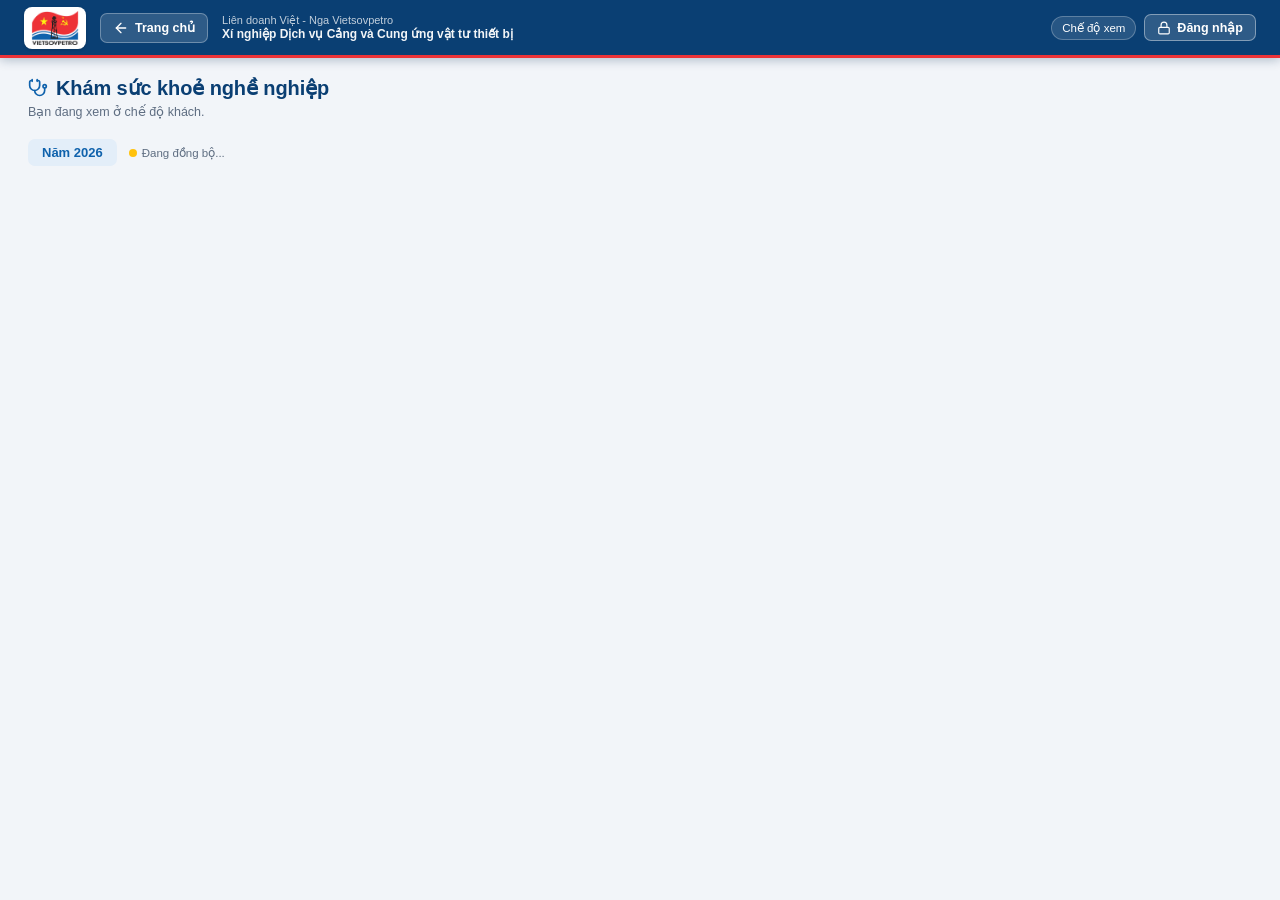
<file: kham-suc-khoe.html>
<!DOCTYPE html>
<html lang="vi">
<head>
  <meta charset="UTF-8">
  <meta name="description" content="Liên doanh Việt - Nga Vietsovpetro · Xí nghiệp Dịch vụ Cảng và CƯVTTB">
  <meta name="viewport" content="width=device-width, initial-scale=1.0">
  <title>Khám sức khoẻ nghề nghiệp · Quản lý HSE</title>
  <link rel="icon" type="image/png" href="assets/vsp-favicon.png">
  <link rel="apple-touch-icon" href="assets/apple-touch-icon.png">
  <style>
    :root {
      --primary:       #0F62AC;
      --primary-light: #2F7FC8;
      --primary-dark:  #0A3F73;
      --accent:        #ED3237;
      --success:       #0B7A3E;
      --warning:       #B7791F;
      --danger:        #D32F2F;
      --bg:            #F2F5F9;
      --card:          #ffffff;
      --text:          #1a2535;
      --text-light:    #5F6E82;
      --border:        #D5DDE8;
    }
    *{box-sizing:border-box;margin:0;padding:0;}
    body{font-family:'Segoe UI',Arial,sans-serif;background:var(--bg);color:var(--text);font-size:13.5px;}
    .layout{display:flex;min-height:100vh;}
    .main{margin-left:230px;padding:76px 28px 40px;}
    .topbar{background:#0A3F73;border-bottom:3px solid var(--accent);color:#fff;height:58px;display:flex;align-items:center;justify-content:space-between;padding:0 24px;position:fixed;top:0;left:230px;right:0;z-index:100;box-shadow:0 2px 8px rgba(0,0,0,0.25);}
    .topbar-right{display:flex;align-items:center;gap:10px;}
    .user-badge{background:rgba(255,255,255,0.15);border:1.5px solid rgba(255,255,255,0.3);border-radius:7px;padding:5px 12px;font-size:12px;color:#fff;display:flex;align-items:center;gap:6px;}
    .btn-login{background:rgba(255,255,255,0.15);border:1.5px solid rgba(255,255,255,0.35);color:#fff;padding:5px 14px;border-radius:7px;font-size:12.5px;font-weight:600;cursor:pointer;}
    .btn-login:hover{background:rgba(255,255,255,0.25);}
    .btn{display:inline-flex;align-items:center;gap:6px;padding:7px 16px;border-radius:8px;font-size:13px;font-weight:600;cursor:pointer;border:none;transition:all .15s;}
    .btn-primary{background:var(--primary-light);color:#fff;}
    .btn-primary:hover{background:var(--primary);}
    .btn-edit{background:#E3EEF9;color:var(--primary);border:1px solid #C5DCF1;}
    .btn-edit:hover{background:#C5DCF1;}
    .btn-sm{padding:4px 11px;font-size:12px;}
    .btn-outline{background:#fff;border:1.5px solid var(--primary-light);color:var(--primary-light);}
    .btn-outline:hover{background:#E3EEF9;}
    .page-title{font-size:20px;font-weight:700;color:var(--primary);margin-bottom:4px;}
    .page-desc{font-size:12.5px;color:var(--text-light);margin-bottom:20px;}
    .toolbar{display:flex;align-items:center;justify-content:space-between;margin-bottom:18px;gap:8px;flex-wrap:wrap;}
    .toolbar-left{display:flex;align-items:center;gap:12px;}
    .year-chip{background:#E3EEF9;color:var(--primary);font-weight:700;border-radius:7px;padding:6px 14px;font-size:13px;}
    /* Summary stat cards */
    .stat-grid{display:grid;grid-template-columns:repeat(auto-fit,minmax(170px,1fr));gap:12px;margin-bottom:22px;}
    .stat-card{background:#fff;border-radius:10px;padding:14px 16px;box-shadow:0 2px 8px rgba(0,0,0,0.06);border-left:4px solid var(--primary);}
    .stat-card.green{border-left-color:var(--success);}
    .stat-card.orange{border-left-color:var(--warning);}
    .stat-card.red{border-left-color:var(--accent);}
    .stat-label{font-size:11.5px;color:var(--text-light);margin-bottom:5px;line-height:1.4;}
    .stat-value{font-size:19px;font-weight:700;color:var(--primary);}
    .stat-unit{font-size:11px;color:var(--text-light);margin-left:3px;}
    /* Donut grid */
    .donut-grid{display:grid;grid-template-columns:repeat(auto-fit,minmax(280px,1fr));gap:18px;margin-bottom:24px;}
    .donut-card{background:#fff;border-radius:12px;box-shadow:0 2px 10px rgba(0,0,0,0.07);padding:20px 18px 16px;display:flex;flex-direction:column;align-items:center;border-top:4px solid var(--primary);}
    .donut-card .dc-title{font-size:14.5px;font-weight:700;color:var(--primary);text-align:center;line-height:1.35;}
    .donut-card .dc-sub{font-size:11.5px;color:var(--text-light);margin-top:3px;margin-bottom:14px;text-align:center;}
    .donut-wrap{position:relative;width:180px;height:180px;margin-bottom:14px;}
    .donut-center{position:absolute;inset:0;display:flex;flex-direction:column;align-items:center;justify-content:center;}
    .donut-pct{font-size:34px;font-weight:800;line-height:1;}
    .donut-pct-label{font-size:11px;color:var(--text-light);margin-top:4px;}
    .donut-nums{display:flex;width:100%;border-top:1px solid #eef1f7;padding-top:12px;margin-top:2px;}
    .donut-num{flex:1;text-align:center;}
    .donut-num .dn-val{font-size:16px;font-weight:700;}
    .donut-num .dn-lbl{font-size:10.5px;color:var(--text-light);margin-top:2px;}
    .dn-done{color:var(--success);}
    .dn-total{color:var(--primary);}
    .dn-left{color:var(--accent);}
    .donut-meta{font-size:11px;color:var(--text-light);margin-top:12px;text-align:center;min-height:15px;}
    .donut-actions{margin-top:12px;}
    .empty-tag{font-size:11.5px;color:#aab4c6;font-style:italic;margin-top:12px;}
    /* Modal */
    .modal-overlay{display:none;position:fixed;inset:0;background:rgba(0,0,0,0.45);z-index:200;align-items:center;justify-content:center;}
    .modal-overlay.open{display:flex;}
    .modal{background:#fff;border-radius:12px;padding:26px;width:440px;max-width:95vw;box-shadow:0 8px 32px rgba(0,0,0,0.18);}
    .modal-title{font-size:15.5px;font-weight:700;color:var(--primary);margin-bottom:4px;}
    .modal-subtitle{font-size:12px;color:var(--text-light);margin-bottom:18px;}
    .form-group{margin-bottom:14px;}
    .form-label{font-size:12.5px;font-weight:600;color:var(--text);margin-bottom:5px;display:block;}
    .form-input{width:100%;border:1.5px solid var(--border);border-radius:7px;padding:8px 11px;font-size:14px;outline:none;}
    .form-input:focus{border-color:var(--primary-light);}
    .form-hint{font-size:11px;color:var(--text-light);margin-top:4px;}
    .form-err{color:var(--danger);font-size:12px;margin-top:8px;display:none;}
    .modal-footer{display:flex;justify-content:flex-end;gap:8px;margin-top:18px;padding-top:14px;border-top:1px solid var(--border);}
    /* Login modal */
    #loginModal{display:none;position:fixed;inset:0;background:rgba(0,0,0,0.5);z-index:300;align-items:center;justify-content:center;}
    #loginModal.open{display:flex;}
    .login-box{background:#fff;border-radius:12px;padding:28px;width:340px;box-shadow:0 8px 32px rgba(0,0,0,0.2);}
    .login-title{font-size:16px;font-weight:700;color:var(--primary);margin-bottom:16px;text-align:center;}
    .login-err{color:var(--danger);font-size:12.5px;margin-bottom:10px;display:none;}
    /* Sync */
    .sync-status{font-size:11.5px;color:var(--text-light);display:flex;align-items:center;gap:5px;}
    .sync-dot{width:8px;height:8px;border-radius:50%;background:#ccc;display:inline-block;flex-shrink:0;}
    .sync-dot.ok{background:var(--success);}
    .sync-dot.err{background:var(--danger);}
    .sync-dot.syncing{background:var(--warning);animation:pulse .9s infinite;}
    @keyframes pulse{0%,100%{opacity:1;}50%{opacity:.35;}}
    .badge{display:inline-block;padding:2px 8px;border-radius:20px;font-size:11px;font-weight:600;}
    .badge-blue{background:#E3EEF9;color:#0F62AC;}
    .viewer-notice{font-size:12px;color:rgba(255,255,255,0.7);padding:5px 12px;border:1.5px solid rgba(255,255,255,0.35);border-radius:7px;}
  </style>
  <!-- Bộ giao diện chung: nạp CUỐI để thống nhất màu, nút, bảng, hộp thoại, nhãn trạng thái -->
  <link rel="stylesheet" href="assets/hse-theme.css?v=20261005">
</head>
<body>
<script type="module" src="assets/supabase-config.js"></script>
<script src="assets/db.js?v=20260904"></script>
<script src="assets/app.js?v=20261003"></script>
<script src="assets/hse-activity.js"></script>

<!-- Edit Modal -->
<div class="modal-overlay" id="editModal">
  <div class="modal">
    <div class="modal-title" id="editModalTitle"><svg class="lic-emoji" width="1.05em" height="1.05em" viewBox="0 0 24 24" fill="none" stroke="currentColor" stroke-width="2" stroke-linecap="round" stroke-linejoin="round" style="display:inline-block;vertical-align:-0.15em;flex-shrink:0" aria-hidden="true"><path d="M12 3H5a2 2 0 0 0-2 2v14a2 2 0 0 0 2 2h14a2 2 0 0 0 2-2v-7"/><path d="M18.375 2.625a1 1 0 0 1 3 3l-9.013 9.014a2 2 0 0 1-.853.505l-2.873.84a.5.5 0 0 1-.62-.62l.84-2.873a2 2 0 0 1 .506-.852z"/></svg> Cập nhật số liệu</div>
    <div class="modal-subtitle" id="editModalSub"></div>
    <input type="hidden" id="editLoai">
    <div class="form-group">
      <label class="form-label">Tổng số người cần khám</label>
      <input class="form-input" id="f_tong" type="number" min="0" step="1" placeholder="0">
    </div>
    <div class="form-group">
      <label class="form-label">Số người đã hoàn thành</label>
      <input class="form-input" id="f_dakham" type="number" min="0" step="1" placeholder="0">
      <div class="form-hint">Tính đến thời điểm cập nhật. Phần trăm và số còn lại sẽ tự tính.</div>
    </div>
    <div class="form-err" id="editErr"></div>
    <div class="modal-footer">
      <button class="btn btn-outline btn-sm" onclick="closeEditModal()">Huỷ</button>
      <button class="btn btn-primary btn-sm" onclick="confirmSave()"><svg class="lic-emoji" width="1.05em" height="1.05em" viewBox="0 0 24 24" fill="none" stroke="currentColor" stroke-width="2" stroke-linecap="round" stroke-linejoin="round" style="display:inline-block;vertical-align:-0.15em;flex-shrink:0" aria-hidden="true"><path d="M15.2 3a2 2 0 0 1 1.4.6l3.8 3.8a2 2 0 0 1 .6 1.4V19a2 2 0 0 1-2 2H5a2 2 0 0 1-2-2V5a2 2 0 0 1 2-2z"/><path d="M17 21v-7a1 1 0 0 0-1-1H8a1 1 0 0 0-1 1v7"/><path d="M7 3v4a1 1 0 0 0 1 1h7"/></svg> Lưu</button>
    </div>
  </div>
</div>

<div class="layout">
  <div style="flex:1;">
    <div class="topbar">
      <div>
        <div style="font-size:11px;opacity:.75;">Liên doanh Việt - Nga Vietsovpetro</div>
        <div style="font-size:12px;font-weight:700;opacity:.95;">Xí nghiệp Dịch vụ Cảng và Cung ứng vật tư thiết bị</div>
      </div>
      <div class="topbar-right" id="topbarRight"></div>
    </div>
    <div class="main">
      <div class="page-title"><svg class="lic-emoji" width="1.05em" height="1.05em" viewBox="0 0 24 24" fill="none" stroke="currentColor" stroke-width="2" stroke-linecap="round" stroke-linejoin="round" style="display:inline-block;vertical-align:-0.15em;flex-shrink:0" aria-hidden="true"><path d="M11 2v2"/><path d="M5 2v2"/><path d="M5 3H4a2 2 0 0 0-2 2v4a6 6 0 0 0 12 0V5a2 2 0 0 0-2-2h-1"/><path d="M8 15a6 6 0 0 0 12 0v-3"/><circle cx="20" cy="10" r="2"/></svg> Khám sức khoẻ nghề nghiệp</div>
      <div class="page-desc" id="pageDesc">Theo dõi tiến độ thực hiện khám sức khoẻ định kỳ và khám bệnh nghề nghiệp.</div>

      <div class="toolbar">
        <div class="toolbar-left">
          <span class="year-chip" id="yearChip">Năm —</span>
          <div class="sync-status">
            <span class="sync-dot" id="syncDot"></span>
            <span id="syncText">—</span>
          </div>
        </div>
      </div>

      <div class="donut-grid" id="donutGrid"></div>
    </div>
  </div>
</div>

<script>
// ── Constants ──
var K_KSK  = "hse_ksk";
var SH_KSK = "ksk";
var K_SESS = "hse_session";
var K_USERS= "hse_users";
var CUR_YEAR = new Date().getFullYear();

// 3 đợt khám trong năm
var DOTS = [
  { loai:"dinh_ky",     title:"Khám sức khoẻ định kỳ",        sub:"Định kỳ · 1 năm/lần" },
  { loai:"benh_nghe_1", title:"Khám bệnh nghề nghiệp – Lần 1", sub:"Bệnh nghề nghiệp · 2 đợt/năm" },
  { loai:"benh_nghe_2", title:"Khám bệnh nghề nghiệp – Lần 2", sub:"Bệnh nghề nghiệp · 2 đợt/năm" }
];

// ── Helpers ──
function lsLoad(k,d){try{var v=localStorage.getItem(k);return v?JSON.parse(v):d;}catch(e){return d;}}
function lsSave(k,v){localStorage.setItem(k,JSON.stringify(v));}
function num(v){var n=parseFloat(v);return isNaN(n)?0:n;}
function esc(s){return String(s==null?"":s).replace(/[&<>"]/g,function(c){return{"&":"&amp;","<":"&lt;",">":"&gt;",'"':"&quot;"}[c];});}
function fmtInt(v){return num(v).toLocaleString('vi-VN');}
function fmtDateTime(iso){
  if(!iso)return "";
  var d=new Date(iso);
  if(isNaN(d.getTime()))return "";
  function p(n){return n<10?"0"+n:""+n;}
  return p(d.getDate())+"/"+p(d.getMonth()+1)+"/"+d.getFullYear()+" "+p(d.getHours())+":"+p(d.getMinutes());
}

// ── Auth ──
function currentUser(){
  var un=lsLoad(K_SESS,null);
  if(!un)return null;
  return (lsLoad(K_USERS,[])||[]).find(function(u){return u.username===un;})||null;
}
function isAdmin(u){return u&&u.role==="admin";}
function canEdit(u){
  if(!u)return false;
  if(u.active===false)return false;
  if(u.role==="admin")return true;
  if(u.role==="viewer")return false;
  return (u.perms||[]).indexOf("kham-suc-khoe")!==-1;
}
function roleLabel(r){return r==="admin"?"Admin":(r==="viewer"?"Viewer":"User");}

// ── Logout (đăng nhập thực hiện ở trang Tổng quan) ──
function doLogout(){
  localStorage.removeItem(K_SESS);
  var sb=window.HSE_SB;
  if(sb&&sb.auth){ sb.auth.signOut().then(function(){location.reload();}).catch(function(){location.reload();}); }
  else location.reload();
}

/* ═══════════════════════════════════════════════════
   ĐỒNG BỘ QUYỀN SAU KHI app.js HYDRATE XONG
   ───────────────────────────────────────────────────
   app.js nạp hồ sơ từ bảng `profiles` một cách BẤT ĐỒNG BỘ nhưng
   không phát sự kiện nào khi xong. Trang đã vẽ UI bằng cache cũ và
   không vẽ lại → user vừa được cấp quyền vẫn thấy "chỉ có quyền xem"
   ở lần vào đầu tiên. Khối dưới tự đọc lại `profiles` rồi vẽ lại UI.
═══════════════════════════════════════════════════ */
function _sbReadyKSK(){
  return new Promise(function(resolve,reject){
    if(window.HSE_SB) return resolve(window.HSE_SB);
    var to=setTimeout(function(){reject(new Error("Supabase chưa sẵn sàng"));},8000);
    window.addEventListener("hse-sb-ready",function(){clearTimeout(to);resolve(window.HSE_SB);},{once:true});
  });
}
function _profileToUserKSK(p){
  return { id:p.id, username:p.username, fullname:p.fullname||"", danhSo:p.danhSo||"",
    role:p.role||"viewer", perms:p.perms||[], capPhatUnits:p.capPhatUnits||[],
    active:p.active, pendingApproval:p.pendingApproval, created:p.created };
}
function _cacheUserKSK(u){
  var arr=lsLoad(K_USERS,[])||[];
  // Loại MỌI mục trùng: theo id HOẶC theo username (bỏ qua hoa/thường).
  // Trước đây chỉ so theo id. Nếu cache còn mục cũ cùng username nhưng KHÁC id
  // (dữ liệu sót từ thời chạy trên Google Sheets), hồ sơ mới bị đẩy xuống cuối
  // mảng, trong khi currentUser() tra theo username và lấy mục ĐẦU TIÊN →
  // đọc nhầm quyền cũ: người đã được cấp quyền vẫn thấy "Chỉ xem".
  var _un=String(u.username||"").trim().toLowerCase();
  arr=arr.filter(function(x){
    return String(x.id)!==String(u.id) &&
           String(x.username||"").trim().toLowerCase()!==_un;
  });
  arr.push(u);
  localStorage.setItem(K_USERS,JSON.stringify(arr));
  localStorage.setItem(K_SESS,JSON.stringify(u.username));
  return u;
}
function refreshRoleDependentUI(){
  try{ buildTopbar(); }catch(e){}
  var u=currentUser();
  var desc=document.getElementById("pageDesc");
  if(desc){
    if(!u) desc.textContent='Bạn đang xem ở chế độ khách.';
    else if(canEdit(u)) desc.textContent='Bạn có quyền nhập và cập nhật tiến độ khám sức khoẻ.';
    else desc.textContent='Bạn chỉ có quyền xem tiến độ khám sức khoẻ.';
  }
  try{ renderDonuts(); }catch(e){}
}
function hydrateCurrentUser(){
  return _sbReadyKSK().then(function(sb){
    return sb.auth.getSession().then(function(r){
      var sess=r&&r.data&&r.data.session;
      if(!sess||!sess.user){ localStorage.removeItem(K_SESS); refreshRoleDependentUI(); return null; }
      return sb.from("profiles").select("*").eq("id",sess.user.id).maybeSingle().then(function(res){
        if(res.error||!res.data){ console.warn("[KSK] Không đọc được profiles:",res.error&&res.error.message); return null; }
        var u=_cacheUserKSK(_profileToUserKSK(res.data));
        if(typeof DB!=="undefined"&&DB.setUser) DB.setUser(u.username);
        refreshRoleDependentUI();
        return u;
      });
    });
  }).catch(function(e){ console.warn("[KSK] hydrate:",e&&e.message||e); return null; });
}

// ── Sidebar ──

// ── Topbar ──
function buildTopbar(){
  var u=currentUser();
  var el=document.getElementById("topbarRight");
  if(!el)return;
  if(u){
    el.innerHTML='<div class="user-badge"><svg class="lic-emoji" width="1.05em" height="1.05em" viewBox="0 0 24 24" fill="none" stroke="currentColor" stroke-width="2" stroke-linecap="round" stroke-linejoin="round" style="display:inline-block;vertical-align:-0.15em;flex-shrink:0" aria-hidden="true"><path d="M19 21v-2a4 4 0 0 0-4-4H9a4 4 0 0 0-4 4v2"/><circle cx="12" cy="7" r="4"/></svg> '+esc(u.fullname||u.username)+
      ' <span class="badge badge-blue" style="font-size:10px;">'+roleLabel(u.role)+'</span></div>'+
      '<button class="btn-login" onclick="doLogout()">Đăng xuất</button>';
  } else {
    el.innerHTML='<span class="viewer-notice">Chế độ xem</span>';
  }
}

// ── Data ──
// Chỉ giữ dữ liệu năm hiện tại; record cũ năm khác bị bỏ qua (sang năm reset).
function getAllRecords(){return lsLoad(K_KSK,[])||[];}
function saveAllRecords(arr){lsSave(K_KSK,arr);}
function getRecord(loai){
  return getAllRecords().find(function(r){
    return String(r.nam)===String(CUR_YEAR) && r.loai===loai;
  })||null;
}

// ── Sync ──
function setSyncStatus(state,text){
  var dot=document.getElementById("syncDot");
  var txt=document.getElementById("syncText");
  if(dot)dot.className="sync-dot"+(state?" "+state:"");
  if(txt)txt.textContent=text||"";
}
function safePull(){
  if(typeof DB==="undefined"){renderDonuts();return;}
  DB.init();
  setSyncStatus("syncing","Đang đồng bộ...");
  DB.getAll(SH_KSK).then(function(rows){
    if(rows&&rows.length){
      saveAllRecords(rows);
      setSyncStatus("ok","Đã đồng bộ");
    } else {
      setSyncStatus("ok","Đã kết nối");
    }
    renderDonuts();
  }).catch(function(){
    setSyncStatus("err","Lỗi kết nối — đang xem dữ liệu cục bộ");
    renderDonuts();
  });
}
// ── Donut SVG ──
function pctColor(pct){
  if(pct>=80)return "var(--success)";
  if(pct>=50)return "var(--warning)";
  return "var(--accent)";
}
function drawDonut(pct,hasData){
  var R=70, CX=90, CY=90, SW=20;
  var C=2*Math.PI*R;
  var color=hasData?pctColor(pct):"#d6dde9";
  var dash=hasData?(pct/100*C):0;
  var pctText=hasData?Math.round(pct)+"%":"—";
  var pctColorStyle=hasData?pctColor(pct):"#aab4c6";
  return ''+
  '<div class="donut-wrap">'+
    '<svg width="180" height="180" viewBox="0 0 180 180">'+
      '<circle cx="'+CX+'" cy="'+CY+'" r="'+R+'" fill="none" stroke="#eef1f7" stroke-width="'+SW+'"></circle>'+
      '<circle cx="'+CX+'" cy="'+CY+'" r="'+R+'" fill="none" stroke="'+color+'" stroke-width="'+SW+'" '+
        'stroke-linecap="round" stroke-dasharray="'+dash+' '+C+'" '+
        'transform="rotate(-90 '+CX+' '+CY+')" style="transition:stroke-dasharray .5s ease;"></circle>'+
    '</svg>'+
    '<div class="donut-center">'+
      '<div class="donut-pct" style="color:'+pctColorStyle+'">'+pctText+'</div>'+
      '<div class="donut-pct-label">hoàn thành</div>'+
    '</div>'+
  '</div>';
}

// ── Render donuts ──
function renderDonuts(){
  var u=currentUser();
  var grid=document.getElementById("donutGrid");
  if(!grid)return;
  var editable=canEdit(u);

  grid.innerHTML=DOTS.map(function(d){
    var rec=getRecord(d.loai);
    var tong=rec?num(rec.tong):0;
    var dakham=rec?num(rec.da_kham):0;
    var hasData=!!rec && tong>0;
    var pct=hasData?(dakham/tong*100):0;
    var conlai=Math.max(0,tong-dakham);

    var meta="";
    if(rec && rec.updatedAt){
      meta='Cập nhật: '+fmtDateTime(rec.updatedAt)+(rec.updatedBy?' · bởi '+esc(rec.updatedBy):'');
    }

    var nums=hasData?
      ('<div class="donut-nums">'+
        '<div class="donut-num"><div class="dn-val dn-done">'+fmtInt(dakham)+'</div><div class="dn-lbl">Đã khám</div></div>'+
        '<div class="donut-num"><div class="dn-val dn-total">'+fmtInt(tong)+'</div><div class="dn-lbl">Tổng cần khám</div></div>'+
        '<div class="donut-num"><div class="dn-val dn-left">'+fmtInt(conlai)+'</div><div class="dn-lbl">Còn lại</div></div>'+
      '</div>')
      : '<div class="empty-tag">Chưa nhập số liệu</div>';

    var action=editable?
      ('<div class="donut-actions"><button class="btn '+(rec?'btn-edit':'btn-primary')+' btn-sm" onclick="openEdit(\''+d.loai+'\')">'+
        (rec?'✏️ Cập nhật':'+ Nhập số liệu')+'</button></div>')
      : '';

    return '<div class="donut-card">'+
      '<div class="dc-title">'+esc(d.title)+'</div>'+
      '<div class="dc-sub">'+esc(d.sub)+'</div>'+
      drawDonut(pct,hasData)+
      nums+
      '<div class="donut-meta">'+meta+'</div>'+
      action+
    '</div>';
  }).join('');
}

// ── Edit Modal ──
function openEdit(loai){
  var u=currentUser();
  if(!canEdit(u)){alert("Bạn không có quyền nhập liệu.");return;}
  var meta=DOTS.find(function(d){return d.loai===loai;});
  var rec=getRecord(loai)||{};
  document.getElementById("editLoai").value=loai;
  document.getElementById("editModalTitle").textContent=(rec.id?'✏️ Cập nhật':'📝 Nhập số liệu')+' – Năm '+CUR_YEAR;
  document.getElementById("editModalSub").textContent=meta?meta.title:'';
  document.getElementById("f_tong").value=(rec.tong!==undefined&&rec.tong!==null&&rec.tong!=='')?rec.tong:'';
  document.getElementById("f_dakham").value=(rec.da_kham!==undefined&&rec.da_kham!==null&&rec.da_kham!=='')?rec.da_kham:'';
  document.getElementById("editErr").style.display="none";
  document.getElementById("editModal").classList.add("open");
}
function closeEditModal(){document.getElementById("editModal").classList.remove("open");}

function confirmSave(){
  var u=currentUser();
  if(!canEdit(u)){alert("Bạn không có quyền nhập liệu.");return;}
  var loai=document.getElementById("editLoai").value;
  var tong=num(document.getElementById("f_tong").value);
  var dakham=num(document.getElementById("f_dakham").value);
  var err=document.getElementById("editErr");

  if(tong<0||dakham<0){err.textContent="Số lượng không được âm.";err.style.display="block";return;}
  if(dakham>tong){err.textContent="Số đã khám không được lớn hơn tổng số cần khám.";err.style.display="block";return;}

  var rec=getRecord(loai);
  var data={
    nam:CUR_YEAR, loai:loai, tong:tong, da_kham:dakham,
    updatedBy:(u.fullname||u.username), updatedAt:new Date().toISOString()
  };

  if(typeof DB!=="undefined"){DB.init();if(u)DB.setUser(u.username);}

  var all=getAllRecords();
  if(rec && rec.id){
    data.id=rec.id;
    var idx=all.findIndex(function(r){return r.id===rec.id;});
    if(idx>=0)all[idx]=Object.assign(all[idx],data); else all.push(data);
    saveAllRecords(all);
    if(typeof DB!=="undefined"){
      setSyncStatus("syncing","Đang lưu...");
      DB.update(SH_KSK,rec.id,data)
        .then(function(){setSyncStatus("ok","Đã lưu vào Sheets ✓");})
        .catch(function(e){
          var msg=e&&e.message||"";
          if(msg.indexOf("Không tìm thấy")>=0||msg.indexOf("id=")>=0){
            DB.insert(SH_KSK,data)
              .then(function(){setSyncStatus("ok","Đã lưu vào Sheets ✓");})
              .catch(function(e2){setSyncStatus("err","Lỗi Sheets: "+(e2&&e2.message||"unknown"));});
          } else {setSyncStatus("err","Lỗi Sheets: "+msg);}
        });
    }
  } else {
    data.id=Date.now().toString(36)+Math.random().toString(36).slice(2,6);
    all.push(data);
    saveAllRecords(all);
    if(typeof DB!=="undefined"){
      setSyncStatus("syncing","Đang lưu...");
      DB.insert(SH_KSK,data)
        .then(function(){setSyncStatus("ok","Đã lưu vào Sheets ✓");})
        .catch(function(e){setSyncStatus("err","Lỗi Sheets: "+(e&&e.message||"unknown"));});
    }
  }
  closeEditModal();
  renderDonuts();
}

// ── Page init ──
window.addEventListener("DOMContentLoaded",function(){
  buildTopbar();
  document.getElementById("yearChip").textContent="Năm "+CUR_YEAR;

  var u=currentUser();
  var desc=document.getElementById("pageDesc");
  if(desc){
    if(!u)
      desc.textContent='Bạn đang xem ở chế độ khách.';
    else if(canEdit(u))
      desc.textContent='Bạn có quyền nhập và cập nhật tiến độ khám sức khoẻ.';
    else
      desc.textContent='Bạn chỉ có quyền xem tiến độ khám sức khoẻ.';
  }

  safePull();

  // Đồng bộ quyền thật từ Supabase → vẽ lại UI khi có kết quả
  hydrateCurrentUser();
  _sbReadyKSK().then(function(sb){
    sb.auth.onAuthStateChange(function(ev){
      if(ev==="SIGNED_IN"||ev==="SIGNED_OUT"||ev==="TOKEN_REFRESHED"||ev==="USER_UPDATED") hydrateCurrentUser();
    });
  }).catch(function(){});
});
</script>
  <script src="assets/lucide-icons.js"></script>
  <script src="assets/portal-nav.js?v=20261005"></script>
</body>
</html>
</file>
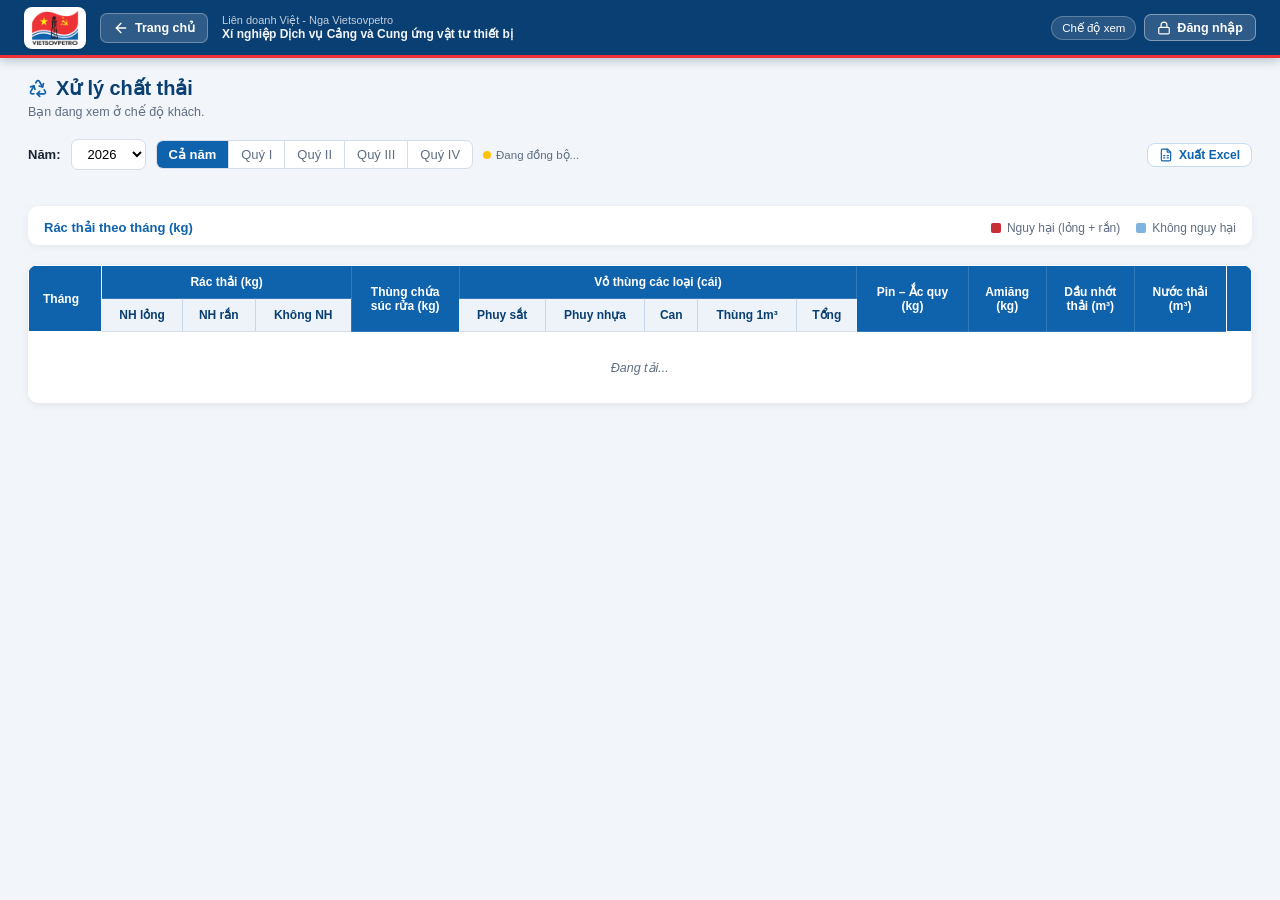
<file: moi-truong.html>
<!DOCTYPE html>
<html lang="vi">
<head>
  <meta charset="UTF-8">
  <meta name="description" content="Liên doanh Việt - Nga Vietsovpetro · Xí nghiệp Dịch vụ Cảng và CƯVTTB">
  <meta name="viewport" content="width=device-width, initial-scale=1.0">
  <title>Xử lý chất thải · Quản lý HSE</title>
  <link rel="icon" type="image/png" href="assets/vsp-favicon.png">
  <link rel="apple-touch-icon" href="assets/apple-touch-icon.png">
  <style>
    :root {
      --primary:       #0F62AC;
      --primary-light: #2F7FC8;
      --primary-dark:  #0A3F73;
      --accent:        #ED3237;
      --success:       #0B7A3E;
      --warning:       #B7791F;
      --danger:        #D32F2F;
      --bg:            #F2F5F9;
      --card:          #ffffff;
      --text:          #1a2535;
      --text-light:    #5F6E82;
      --border:        #D5DDE8;
    }
    *{box-sizing:border-box;margin:0;padding:0;}
    body{font-family:'Segoe UI',Arial,sans-serif;background:var(--bg);color:var(--text);font-size:13.5px;}
    .layout{display:flex;min-height:100vh;}
    /* Cho khung nội dung co lại theo màn hình → bảng rộng cuộn ngang TRONG khung bảng,
       không đẩy cả trang tràn ra ngoài (cần cho cột Tháng/Lưu cố định) */
    .layout>div{min-width:0;}
    .main{margin-left:230px;padding:76px 28px 40px;}
    .topbar{background:#0A3F73;border-bottom:3px solid var(--accent);color:#fff;height:58px;display:flex;align-items:center;justify-content:space-between;padding:0 24px;position:fixed;top:0;left:230px;right:0;z-index:100;box-shadow:0 2px 8px rgba(0,0,0,0.25);}
    .topbar-right{display:flex;align-items:center;gap:10px;}
    .user-badge{background:rgba(255,255,255,0.15);border:1.5px solid rgba(255,255,255,0.3);border-radius:7px;padding:5px 12px;font-size:12px;color:#fff;display:flex;align-items:center;gap:6px;}
    .btn-login{background:rgba(255,255,255,0.15);border:1.5px solid rgba(255,255,255,0.35);color:#fff;padding:5px 14px;border-radius:7px;font-size:12.5px;font-weight:600;cursor:pointer;}
    .btn-login:hover{background:rgba(255,255,255,0.25);}
    .btn{display:inline-flex;align-items:center;gap:6px;padding:7px 16px;border-radius:8px;font-size:13px;font-weight:600;cursor:pointer;border:none;transition:all .15s;}
    .btn-primary{background:var(--primary-light);color:#fff;}
    .btn-primary:hover{background:var(--primary);}
    .btn-edit{background:#E3EEF9;color:var(--primary);border:1px solid #C5DCF1;}
    .btn-edit:hover{background:#C5DCF1;}
    .btn-danger{background:#fbe3e3;color:var(--danger);border:1px solid #f0c0c0;}
    .btn-danger:hover{background:#f5cccc;}
    .btn-sm{padding:4px 11px;font-size:12px;}
    .btn-outline{background:#fff;border:1.5px solid var(--primary-light);color:var(--primary-light);}
    .btn-outline:hover{background:#E3EEF9;}
    .page-title{font-size:20px;font-weight:700;color:var(--primary);margin-bottom:4px;}
    .page-desc{font-size:12.5px;color:var(--text-light);margin-bottom:20px;}
    .toolbar{display:flex;align-items:center;justify-content:space-between;margin-bottom:16px;gap:8px;flex-wrap:wrap;}
    .toolbar-left{display:flex;align-items:center;gap:10px;flex-wrap:wrap;}
    .year-selector{border:1.5px solid var(--border);border-radius:7px;padding:6px 12px;font-size:13px;outline:none;background:#fff;cursor:pointer;}
    .year-selector:focus{border-color:var(--primary-light);}
    /* Stat cards */
    .stat-grid{display:grid;grid-template-columns:repeat(auto-fit,minmax(175px,1fr));gap:12px;margin-bottom:20px;}
    .stat-card{background:#fff;border-radius:10px;padding:14px 16px;box-shadow:0 2px 8px rgba(0,0,0,0.06);border-left:4px solid var(--primary);}
    .stat-card.green{border-left-color:var(--success);}
    .stat-card.orange{border-left-color:var(--warning);}
    .stat-card.red{border-left-color:var(--accent);}
    .stat-card.teal{border-left-color:#0097a7;}
    .stat-label{font-size:11.5px;color:var(--text-light);margin-bottom:5px;line-height:1.4;}
    .stat-value{font-size:19px;font-weight:700;color:var(--primary);}
    .stat-unit{font-size:11px;color:var(--text-light);margin-left:3px;}
    /* Table */
    .table-wrap{background:#fff;border-radius:10px;box-shadow:0 2px 8px rgba(0,0,0,0.07);overflow:auto;margin-bottom:24px;}
    table{width:100%;border-collapse:collapse;min-width:1150px;}
    th{background:#E6EEF7;color:var(--primary);font-size:12px;font-weight:700;padding:9px 10px;text-align:center;white-space:nowrap;border:1px solid #c8d5ea;}
    th.left{text-align:left;padding-left:14px;}
    td{padding:8px 10px;border-bottom:1px solid #f0f3fa;border-right:1px solid #f3f5fa;font-size:12.5px;vertical-align:middle;text-align:right;white-space:nowrap;}
    td.month-col{text-align:left;font-weight:600;color:var(--primary);padding-left:14px;min-width:90px;}
    td.action-col{text-align:center;width:140px;}
    tr:last-child td{border-bottom:none;}
    tr:hover td{background:#eef3fb;}
    tr.total-row td{background:#E6EEF7;font-weight:700;color:var(--primary);border-top:2px solid #b8c8e4;}
    tr.total-row:hover td{background:#D5DDE8;}
    .no-data{color:#bcc6d8;font-size:12px;}
    .group-header th{background:var(--primary);color:#fff;border-color:rgba(255,255,255,0.15);}
    /* Inline edit */
    tr.editing td{background:#fff8e6;}
    tr.editing:hover td{background:#fff8e6;}
    .inline-input{width:100%;min-width:58px;max-width:88px;border:1.5px solid var(--primary-light);border-radius:5px;padding:4px 5px;font-size:12px;text-align:right;outline:none;background:#fff;}
    .inline-input:focus{border-color:var(--accent);box-shadow:0 0 0 2px rgba(237,50,55,0.12);}
    td.editing-cell{padding:4px 5px;}
    /* Cột Tháng (trái) và cột thao tác (phải) đứng yên khi cuộn ngang bảng */
    th.sticky-l,td.month-col{position:sticky;left:0;z-index:2;}
    th.sticky-r,td.action-col{position:sticky;right:0;z-index:2;}
    td.month-col,td.action-col{background:#fff;}
    td.month-col{box-shadow:inset -1px 0 0 #d5dde8;}
    td.action-col{box-shadow:inset 1px 0 0 #d5dde8;}
    /* Ô nhập sai định dạng */
    .inline-input.bad{border-color:var(--danger);background:#fdecec;}
    .kbd-hint{font-size:11.5px;color:var(--text-light);}
    .kbd-hint kbd{font-family:inherit;font-size:11px;background:#fff;border:1px solid var(--border);border-bottom-width:2px;border-radius:4px;padding:0 5px;color:var(--text);}
    /* Bộ lọc quý */
    .seg{display:inline-flex;border:1.5px solid var(--border);border-radius:7px;overflow:hidden;background:#fff;}
    .seg button{border:none;border-right:1px solid var(--border);background:transparent;padding:6px 12px;font-size:13px;font-family:inherit;cursor:pointer;color:var(--text-light);}
    .seg button:last-child{border-right:none;}
    .seg button:hover:not(.on){background:#E3EEF9;color:var(--primary);}
    .seg button.on{background:var(--primary);color:#fff;font-weight:600;}
    /* Tháng chưa nhập / chưa đến kỳ */
    tr.due td{background:#FFF8E1;}
    tr.due td.month-col,tr.due td.action-col{background:#FFF8E1;}
    .due-tag{display:inline-block;margin-left:6px;font-size:10.5px;font-weight:600;color:#8A5A00;background:#FFE9A8;border-radius:10px;padding:1px 7px;vertical-align:1px;}
    tr.future td.month-col{color:#9aa6b8;font-weight:500;}
    td.future-note{text-align:center;font-style:italic;font-size:11.5px;color:#9aa6b8;}
    /* Dòng phụ trong thẻ số liệu (so sánh kỳ trước, tháng còn thiếu) */
    .stat-sub{font-size:11px;color:var(--text-light);margin-top:4px;line-height:1.35;}
    .stat-sub.warn{color:#8A5A00;}
    .stat-sub.ok{color:var(--success);}
    /* Biểu đồ rác thải theo tháng */
    .chart-card{position:relative;background:#fff;border-radius:10px;box-shadow:0 2px 8px rgba(0,0,0,0.06);padding:14px 16px 6px;margin-bottom:20px;}
    .chart-head{display:flex;align-items:center;justify-content:space-between;gap:10px;flex-wrap:wrap;margin-bottom:4px;}
    .chart-title{font-size:13px;font-weight:700;color:var(--primary);}
    .chart-legend{display:flex;gap:16px;font-size:12px;color:var(--text-light);}
    .chart-legend i{display:inline-block;width:10px;height:10px;border-radius:2px;margin-right:6px;vertical-align:-1px;}
    .chart-tip{position:absolute;display:none;pointer-events:none;background:#1a2535;color:#fff;font-size:12px;line-height:1.5;padding:8px 11px;border-radius:7px;white-space:nowrap;z-index:5;box-shadow:0 4px 14px rgba(0,0,0,.18);}
    .chart-tip b{font-weight:700;}
    .chart-tip i{display:inline-block;width:8px;height:8px;border-radius:2px;margin-right:6px;}
    .chart-empty{padding:30px 0;text-align:center;color:var(--text-light);font-style:italic;font-size:12.5px;}
    .inline-actions{display:flex;gap:4px;justify-content:center;}
    .inline-actions .btn{padding:4px 8px;font-size:11px;}
    /* Modal */
    .modal-overlay{display:none;position:fixed;inset:0;background:rgba(0,0,0,0.45);z-index:200;align-items:center;justify-content:center;}
    .modal-overlay.open{display:flex;}
    .modal{background:#fff;border-radius:12px;padding:26px;width:600px;max-width:95vw;max-height:90vh;overflow-y:auto;box-shadow:0 8px 32px rgba(0,0,0,0.18);}
    .modal-title{font-size:15.5px;font-weight:700;color:var(--primary);margin-bottom:18px;}
    .form-group{margin-bottom:13px;}
    .form-label{font-size:12.5px;font-weight:600;color:var(--text);margin-bottom:5px;display:block;}
    .form-input{width:100%;border:1.5px solid var(--border);border-radius:7px;padding:7px 10px;font-size:13px;outline:none;}
    .form-input:focus{border-color:var(--primary-light);}
    .form-row{display:grid;grid-template-columns:1fr 1fr;gap:12px;}
    .form-section{font-size:11.5px;font-weight:700;color:var(--primary);padding:6px 0 4px;border-bottom:1px solid var(--border);margin:14px 0 10px;text-transform:uppercase;letter-spacing:.5px;}
    .modal-footer{display:flex;justify-content:flex-end;gap:8px;margin-top:20px;padding-top:14px;border-top:1px solid var(--border);}
    /* Login modal */
    #loginModal{display:none;position:fixed;inset:0;background:rgba(0,0,0,0.5);z-index:300;align-items:center;justify-content:center;}
    #loginModal.open{display:flex;}
    .login-box{background:#fff;border-radius:12px;padding:28px;width:340px;box-shadow:0 8px 32px rgba(0,0,0,0.2);}
    .login-title{font-size:16px;font-weight:700;color:var(--primary);margin-bottom:16px;text-align:center;}
    .login-err{color:var(--danger);font-size:12.5px;margin-bottom:10px;display:none;}
    /* Sync */
    .sync-status{font-size:11.5px;color:var(--text-light);display:flex;align-items:center;gap:5px;}
    .sync-dot{width:8px;height:8px;border-radius:50%;background:#ccc;display:inline-block;flex-shrink:0;}
    .sync-dot.ok{background:var(--success);}
    .sync-dot.err{background:var(--danger);}
    .sync-dot.syncing{background:var(--warning);animation:pulse .9s infinite;}
    @keyframes pulse{0%,100%{opacity:1;}50%{opacity:.35;}}
    .badge{display:inline-block;padding:2px 8px;border-radius:20px;font-size:11px;font-weight:600;}
    .badge-blue{background:#E3EEF9;color:#0F62AC;}
    .draft-note{font-size:11.5px;color:#a35c00;background:#fff4e0;border:1px solid #f0d5a8;border-radius:20px;padding:3px 11px;}
    .draft-note b{color:#8a4d00;}
    .viewer-notice{font-size:12px;color:rgba(255,255,255,0.7);padding:5px 12px;border:1.5px solid rgba(255,255,255,0.35);border-radius:7px;}
  </style>
  <!-- Bộ giao diện chung: nạp CUỐI để thống nhất màu, nút, bảng, hộp thoại, nhãn trạng thái -->
  <link rel="stylesheet" href="assets/hse-theme.css?v=20261005">
</head>
<body>
<script type="module" src="assets/supabase-config.js"></script>
<script src="assets/db.js?v=20260904"></script>
<script src="assets/app.js?v=20261003"></script>
<script src="assets/hse-activity.js"></script>

<div class="layout">
  <div style="flex:1;">
    <div class="topbar">
      <div>
        <div style="font-size:11px;opacity:.75;">Liên doanh Việt - Nga Vietsovpetro</div>
        <div style="font-size:12px;font-weight:700;opacity:.95;">Xí nghiệp Dịch vụ Cảng và Cung ứng vật tư thiết bị</div>
      </div>
      <div class="topbar-right" id="topbarRight"></div>
    </div>
    <div class="main">
      <div class="page-title"><svg class="lic-emoji" width="1.05em" height="1.05em" viewBox="0 0 24 24" fill="none" stroke="currentColor" stroke-width="2" stroke-linecap="round" stroke-linejoin="round" style="display:inline-block;vertical-align:-0.15em;flex-shrink:0" aria-hidden="true"><path d="M7 19H4.815a1.83 1.83 0 0 1-1.57-.881 1.785 1.785 0 0 1-.004-1.784L7.196 9.5"/><path d="M11 19h8.203a1.83 1.83 0 0 0 1.556-.89 1.784 1.784 0 0 0 0-1.775l-1.226-2.12"/><path d="m14 16-3 3 3 3"/><path d="M8.293 13.596 7.196 9.5 3.1 10.598"/><path d="m9.344 5.811 1.093-1.892A1.83 1.83 0 0 1 11.985 3a1.784 1.784 0 0 1 1.546.888l3.943 6.843"/><path d="m13.378 9.633 4.096 1.098 1.097-4.096"/></svg> Xử lý chất thải</div>
      <div class="page-desc" id="pageDesc">Thống kê khối lượng và thể tích chất thải được xử lý.</div>

      <div class="toolbar">
        <div class="toolbar-left">
          <label style="font-size:13px;font-weight:600;color:var(--text);">Năm:</label>
          <select class="year-selector" id="yearSelect" onchange="renderTable()"></select>
          <div class="seg" id="quarterSeg" role="group" aria-label="Lọc theo quý">
            <button type="button" class="on" data-q="0" onclick="setQuarter(0)">Cả năm</button>
            <button type="button" data-q="1" onclick="setQuarter(1)">Quý I</button>
            <button type="button" data-q="2" onclick="setQuarter(2)">Quý II</button>
            <button type="button" data-q="3" onclick="setQuarter(3)">Quý III</button>
            <button type="button" data-q="4" onclick="setQuarter(4)">Quý IV</button>
          </div>
          <div class="sync-status">
            <span class="sync-dot" id="syncDot"></span>
            <span id="syncText"></span>
          </div>
          <span id="draftNote" class="draft-note" style="display:none;"></span>
          <span id="kbdHint" class="kbd-hint" style="display:none;"><kbd>Enter</kbd> Lưu · <kbd>Esc</kbd> Huỷ</span>
        </div>
        <div class="toolbar-right">
          <button type="button" class="btn btn-outline btn-sm" id="btnExport" onclick="exportExcel(this)" title="Xuất số liệu của kỳ đang xem ra Excel"><svg width="14" height="14" viewBox="0 0 24 24" fill="none" stroke="currentColor" stroke-width="2" stroke-linecap="round" stroke-linejoin="round" style="vertical-align:-2px;flex-shrink:0" aria-hidden="true"><path d="M15 2H6a2 2 0 0 0-2 2v16a2 2 0 0 0 2 2h12a2 2 0 0 0 2-2V7Z"/><path d="M14 2v5h5"/><path d="M8 13h2"/><path d="M14 13h2"/><path d="M8 17h2"/><path d="M14 17h2"/></svg> Xuất Excel</button>
        </div>
      </div>

      <div class="stat-grid" id="statCards"></div>

      <div class="chart-card" id="chartCard">
        <div class="chart-head">
          <div class="chart-title" id="chartTitle">Rác thải theo tháng (kg)</div>
          <div class="chart-legend">
            <span><i style="background:#C62F35"></i>Nguy hại (lỏng + rắn)</span>
            <span><i style="background:#7FB3E0"></i>Không nguy hại</span>
          </div>
        </div>
        <div id="chartBox"></div>
        <div class="chart-tip" id="chartTip"></div>
      </div>

      <div class="table-wrap">
        <table id="dataTable">
          <thead>
            <tr class="group-header">
              <th rowspan="2" class="left sticky-l">Tháng</th>
              <th colspan="3">Rác thải (kg)</th>
              <th rowspan="2">Thùng chứa<br>súc rửa (kg)</th>
              <th colspan="5">Vỏ thùng các loại (cái)</th>
              <th rowspan="2">Pin – Ắc quy<br>(kg)</th>
              <th rowspan="2">Amiăng<br>(kg)</th>
              <th rowspan="2">Dầu nhớt<br>thải (m³)</th>
              <th rowspan="2">Nước thải<br>(m³)</th>
              <th rowspan="2" class="sticky-r"></th>
            </tr>
            <tr>
              <th>NH lỏng</th>
              <th>NH rắn</th>
              <th>Không NH</th>
              <th>Phuy sắt</th>
              <th>Phuy nhựa</th>
              <th>Can</th>
              <th>Thùng 1m³</th>
              <th>Tổng</th>
            </tr>
          </thead>
          <tbody id="tableBody">
            <tr><td colspan="15" style="text-align:center;padding:28px;color:var(--text-light);font-style:italic;">Đang tải...</td></tr>
          </tbody>
        </table>
      </div>
    </div>
  </div>
</div>

<script>
// ── Constants ──
var K_MT   = "hse_moi_truong";
var SH_MT  = "moi_truong";
var K_SESS = "hse_session";
var K_USERS= "hse_users";
var MONTHS = ["Tháng 1","Tháng 2","Tháng 3","Tháng 4","Tháng 5","Tháng 6",
              "Tháng 7","Tháng 8","Tháng 9","Tháng 10","Tháng 11","Tháng 12"];
var MT_FIELDS = ["rac_nh_long","rac_nh_ran","rac_knh","thung_suc_rua",
                 "phuy_sat","phuy_nhua","can","thung_nhua_1m3",
                 "pin_ac_quy","amiang","dau_nhot","nuoc_thai"];
var FIELD_STEP = {rac_nh_long:"0.01",rac_nh_ran:"0.01",rac_knh:"0.01",thung_suc_rua:"0.01",
                  phuy_sat:"1",phuy_nhua:"1",can:"1",thung_nhua_1m3:"1",
                  pin_ac_quy:"0.01",amiang:"0.01",dau_nhot:"0.001",nuoc_thai:"0.001"};
var editingKey = null; // "nam-thang" của dòng đang chỉnh sửa inline
var INT_FIELDS = {phuy_sat:1,phuy_nhua:1,can:1,thung_nhua_1m3:1};
var FIELD_LABEL = {rac_nh_long:"Rác NH lỏng (kg)",rac_nh_ran:"Rác NH rắn (kg)",rac_knh:"Rác không NH (kg)",
                   thung_suc_rua:"Thùng chứa súc rửa (kg)",phuy_sat:"Phuy sắt (cái)",phuy_nhua:"Phuy nhựa (cái)",
                   can:"Can (cái)",thung_nhua_1m3:"Thùng 1m³ (cái)",pin_ac_quy:"Pin – Ắc quy (kg)",
                   amiang:"Amiăng (kg)",dau_nhot:"Dầu nhớt thải (m³)",nuoc_thai:"Nước thải (m³)"};
var FIRST_YEAR = 2026;             // năm đầu tiên có trong ô chọn (bỏ 2025)
var curQuarter = 0;                // 0 = Cả năm, 1..4 = Quý I..IV
var Q_ROMAN = ["","I","II","III","IV"];
var CHART_NH  = "#C62F35";         // màu cột rác nguy hại
var CHART_KNH = "#7FB3E0";         // màu cột rác không nguy hại

/* ── BẢN NHÁP DÒNG ĐANG NHẬP ──────────────────────────────
   Trước đây: gõ dở rồi chuyển sang tab khác / thu nhỏ trình duyệt là mất sạch.
   Lý do: Supabase (autoRefreshToken) phát lại sự kiện SIGNED_IN/TOKEN_REFRESHED
   mỗi khi tab được hiển thị lại → hydrateCurrentUser() → renderTable() vẽ lại
   bảng từ dữ liệu ĐÃ LƯU, các ô <input> bị tạo mới nên số đang gõ biến mất.
   Nay: mỗi lần gõ, giá trị được ghi tạm vào localStorage (K_MT_DRAFT) và được
   khôi phục cả khi vẽ lại bảng lẫn khi đóng/mở lại trang.
   Nháp chỉ là bản tạm trên máy — bấm "Lưu" mới ghi vào cơ sở dữ liệu.
────────────────────────────────────────────────────────── */
var K_MT_DRAFT = "hse_moi_truong_draft";
var DRAFT_TTL  = 7*24*60*60*1000;   // nháp quá 7 ngày thì bỏ
var mtDraft    = null;              // {key:"2026-9", vals:{...}, ts:123}
var _lastPermSig = null;            // chữ ký quyền, để biết có cần vẽ lại không

// ── Helpers ──
function lsLoad(k,d){try{var v=localStorage.getItem(k);return v?JSON.parse(v):d;}catch(e){return d;}}
function lsSave(k,v){localStorage.setItem(k,JSON.stringify(v));}
function num(v){var n=parseFloat(v);return isNaN(n)?0:n;}
function esc(s){return String(s==null?"":s).replace(/[&<>"]/g,function(c){return{"&":"&amp;","<":"&lt;",">":"&gt;",'"':"&quot;"}[c];});}
function fmtNum(v,dec){
  if(v===undefined||v===null||v==="")return '<span class="no-data">—</span>';
  var n=num(v);
  if(dec===undefined)dec=2;
  return n.toLocaleString('vi-VN',{minimumFractionDigits:0,maximumFractionDigits:dec});
}
/* Đọc số người dùng gõ theo kiểu Việt Nam.
   - Có dấu phẩy: phẩy là thập phân, dấu chấm (nếu có) là phân cách nghìn → "1.250,5" = 1250.5
   - Không có dấu phẩy: dấu chấm là thập phân (như trước đây) → "1.5" = 1.5
   Ô trống = 0. Trả về NaN nếu không phải số hợp lệ. */
function parseVN(s){
  if(s===undefined||s===null)return 0;
  if(typeof s==="number")return s;
  s=String(s).replace(/\s+/g,"");
  if(s==="")return 0;
  if(s.indexOf(",")>=0)s=s.replace(/\./g,"").replace(",",".");
  if(!/^\d+(\.\d+)?$|^\d*\.\d+$/.test(s))return NaN;
  return parseFloat(s);
}
// Số → chuỗi để hiện trong ô nhập (thập phân bằng dấu phẩy, không phân cách nghìn)
function toVN(v){
  if(v===undefined||v===null||v==="")return "";
  var n=parseVN(v);
  if(isNaN(n))return String(v);
  return String(Math.round(n*1000)/1000).replace(".",",");
}
function fmtInt(v){
  if(v===undefined||v===null||v==="")return '<span class="no-data">—</span>';
  return num(v).toLocaleString('vi-VN');
}

// ── Bản nháp (lưu tạm trên máy) ──
function draftHasValue(v){
  if(!v)return false;
  for(var k in v){ if(v[k]!==undefined&&v[k]!==null&&String(v[k]).trim()!=="")return true; }
  return false;
}
function captureDraft(){
  if(!editingKey)return;
  var row=document.querySelector('tr.editing');
  if(!row)return;
  var vals={};
  MT_FIELDS.forEach(function(f){
    var el=row.querySelector('.inline-input[data-field="'+f+'"]');
    if(el)vals[f]=el.value;
  });
  mtDraft={key:editingKey,vals:vals,ts:Date.now()};
  try{lsSave(K_MT_DRAFT,mtDraft);}catch(e){}
  updateDraftNote();
}
function clearDraft(){
  mtDraft=null;
  try{localStorage.removeItem(K_MT_DRAFT);}catch(e){}
  updateDraftNote();
}
function restoreDraft(){
  var d=lsLoad(K_MT_DRAFT,null);
  if(!d||!d.key||!d.vals){return false;}
  if(d.ts&&Date.now()-d.ts>DRAFT_TTL){clearDraft();return false;}
  if(!draftHasValue(d.vals)){clearDraft();return false;}
  mtDraft=d;
  editingKey=d.key;
  // chọn đúng năm của bản nháp để dòng đang nhập hiện ra
  var nam=String(d.key).split("-")[0];
  var sel=document.getElementById("yearSelect");
  if(sel&&nam){
    for(var i=0;i<sel.options.length;i++){
      if(String(sel.options[i].value)===nam){sel.selectedIndex=i;break;}
    }
  }
  return true;
}
function updateDraftNote(){
  var el=document.getElementById("draftNote");
  if(!el)return;
  if(mtDraft&&mtDraft.key&&editingKey===mtDraft.key&&draftHasValue(mtDraft.vals)){
    var p=String(mtDraft.key).split("-");
    var thg=MONTHS[parseInt(p[1],10)-1]||("Tháng "+p[1]);
    var selNam="";
    try{ selNam=String(selectedYear()); }catch(e){}
    if(selNam&&selNam!==String(p[0])){
      el.innerHTML='Đang nhập dở '+esc(thg)+'/'+esc(p[0])+' — chọn năm '+esc(p[0])+' để nhập tiếp.';
    } else if(curQuarter&&quarterOfMonth(parseInt(p[1],10))!==curQuarter){
      el.innerHTML='Đang nhập dở '+esc(thg)+'/'+esc(p[0])+' — chọn <b>Quý '+Q_ROMAN[quarterOfMonth(parseInt(p[1],10))]+'</b> hoặc <b>Cả năm</b> để nhập tiếp.';
    } else {
      el.innerHTML='Đang nhập dở '+esc(thg)+'/'+esc(p[0])+' — đã giữ tạm trên máy, bấm <b>Lưu</b> để ghi chính thức.';
    }
    el.style.display='';
  } else {
    el.style.display='none';
    el.innerHTML='';
  }
}
function permSig(u){
  if(!u)return "";
  return [u.username,u.role,(u.perms||[]).join(","),(u.active===false?"0":"1")].join("|");
}

// ── Auth ──
function currentUser(){
  var un=lsLoad(K_SESS,null);
  if(!un)return null;
  return (lsLoad(K_USERS,[])||[]).find(function(u){return u.username===un;})||null;
}
function isAdmin(u){return u&&u.role==="admin";}
function canEdit(u){
  if(!u)return false;
  if(u.active===false)return false;
  if(u.role==="admin")return true;
  if(u.role==="viewer")return false;
  return (u.perms||[]).indexOf("moi-truong")!==-1;
}
function roleLabel(r){return r==="admin"?"Admin":(r==="viewer"?"Viewer":"User");}

// ── Logout (đăng nhập thực hiện ở trang Tổng quan) ──
function doLogout(){
  localStorage.removeItem(K_SESS);
  var sb=window.HSE_SB;
  if(sb&&sb.auth){ sb.auth.signOut().then(function(){location.reload();}).catch(function(){location.reload();}); }
  else location.reload();
}

/* ═══════════════════════════════════════════════════
   ĐỒNG BỘ QUYỀN SAU KHI app.js HYDRATE XONG
   ───────────────────────────────────────────────────
   app.js nạp hồ sơ từ bảng `profiles` một cách BẤT ĐỒNG BỘ nhưng
   không phát sự kiện nào khi xong. Trang đã vẽ UI bằng cache cũ và
   không vẽ lại → user vừa được cấp quyền vẫn thấy "chỉ có quyền xem"
   ở lần vào đầu tiên. Khối dưới tự đọc lại `profiles` rồi vẽ lại UI.
═══════════════════════════════════════════════════ */
function _sbReadyMT(){
  return new Promise(function(resolve,reject){
    if(window.HSE_SB) return resolve(window.HSE_SB);
    var to=setTimeout(function(){reject(new Error("Supabase chưa sẵn sàng"));},8000);
    window.addEventListener("hse-sb-ready",function(){clearTimeout(to);resolve(window.HSE_SB);},{once:true});
  });
}
function _profileToUserMT(p){
  return { id:p.id, username:p.username, fullname:p.fullname||"", danhSo:p.danhSo||"",
    role:p.role||"viewer", perms:p.perms||[], capPhatUnits:p.capPhatUnits||[],
    active:p.active, pendingApproval:p.pendingApproval, created:p.created };
}
function _cacheUserMT(u){
  var arr=lsLoad(K_USERS,[])||[];
  // Loại MỌI mục trùng: theo id HOẶC theo username (bỏ qua hoa/thường).
  // Trước đây chỉ so theo id. Nếu cache còn mục cũ cùng username nhưng KHÁC id
  // (dữ liệu sót từ thời chạy trên Google Sheets), hồ sơ mới bị đẩy xuống cuối
  // mảng, trong khi currentUser() tra theo username và lấy mục ĐẦU TIÊN →
  // đọc nhầm quyền cũ: người đã được cấp quyền vẫn thấy "Chỉ xem".
  var _un=String(u.username||"").trim().toLowerCase();
  arr=arr.filter(function(x){
    return String(x.id)!==String(u.id) &&
           String(x.username||"").trim().toLowerCase()!==_un;
  });
  arr.push(u);
  localStorage.setItem(K_USERS,JSON.stringify(arr));
  localStorage.setItem(K_SESS,JSON.stringify(u.username));
  return u;
}
function refreshRoleDependentUI(){
  if(typeof window.__pnLogout==="undefined"){ try{ buildTopbar(); }catch(e){} }
  var u=currentUser();
  var desc=document.getElementById("pageDesc");
  if(desc){
    if(!u) desc.textContent='Bạn đang xem ở chế độ khách.';
    else if(canEdit(u)) desc.textContent='Bạn có quyền nhập và chỉnh sửa số liệu xử lý chất thải.';
    else desc.textContent='Bạn chỉ có quyền xem số liệu xử lý chất thải.';
  }
  // Chỉ vẽ lại bảng khi QUYỀN thực sự thay đổi, hoặc khi không có dòng nào
  // đang nhập dở. Nếu không, mỗi lần quay lại tab (Supabase phát lại
  // SIGNED_IN/TOKEN_REFRESHED) bảng sẽ bị vẽ lại vô ích, làm mất con trỏ
  // đang gõ của người dùng.
  var sig=permSig(u);
  var changed=(sig!==_lastPermSig);
  _lastPermSig=sig;
  if(changed||!editingKey){ try{ renderTable(); }catch(e){} }
  else { updateDraftNote(); }
}
function hydrateCurrentUser(){
  return _sbReadyMT().then(function(sb){
    return sb.auth.getSession().then(function(r){
      var sess=r&&r.data&&r.data.session;
      if(!sess||!sess.user){ localStorage.removeItem(K_SESS); refreshRoleDependentUI(); return null; }
      return sb.from("profiles").select("*").eq("id",sess.user.id).maybeSingle().then(function(res){
        if(res.error||!res.data){ console.warn("[MT] Không đọc được profiles:",res.error&&res.error.message); return null; }
        var u=_cacheUserMT(_profileToUserMT(res.data));
        if(typeof DB!=="undefined"&&DB.setUser) DB.setUser(u.username);
        refreshRoleDependentUI();
        return u;
      });
    });
  }).catch(function(e){ console.warn("[MT] hydrate:",e&&e.message||e); return null; });
}

// ── Sidebar ──

// ── Topbar ──
function buildTopbar(){
  var u=currentUser();
  var el=document.getElementById("topbarRight");
  if(!el)return;
  if(u){
    el.innerHTML='<div class="user-badge"><svg class="lic-emoji" width="1.05em" height="1.05em" viewBox="0 0 24 24" fill="none" stroke="currentColor" stroke-width="2" stroke-linecap="round" stroke-linejoin="round" style="display:inline-block;vertical-align:-0.15em;flex-shrink:0" aria-hidden="true"><path d="M19 21v-2a4 4 0 0 0-4-4H9a4 4 0 0 0-4 4v2"/><circle cx="12" cy="7" r="4"/></svg> '+esc(u.fullname||u.username)+
      ' <span class="badge badge-blue" style="font-size:10px;">'+roleLabel(u.role)+'</span></div>'+
      '<button class="btn-login" onclick="doLogout()">Đăng xuất</button>';
  } else {
    el.innerHTML='<span class="viewer-notice">Chế độ xem</span>';
  }
}

// ── Year select ──
function buildYearSelect(){
  var sel=document.getElementById("yearSelect");
  if(!sel)return;
  var cur=new Date().getFullYear();
  // Chỉ từ 2026 đến năm hiện tại; sang năm mới thì tự có thêm năm đó
  for(var y=Math.max(cur,FIRST_YEAR);y>=FIRST_YEAR;y--){
    var opt=document.createElement("option");
    opt.value=y;opt.textContent=y;
    if(y===cur)opt.selected=true;
    sel.appendChild(opt);
  }
}
function selectedYear(){return parseInt(document.getElementById("yearSelect").value);}

// ── Data ──
function getAllRecords(){return lsLoad(K_MT,[])||[];}
function saveAllRecords(arr){lsSave(K_MT,arr);}
function getRecord(nam,thang){
  return getAllRecords().find(function(r){return String(r.nam)===String(nam)&&String(r.thang)===String(thang);})||null;
}

// ── Sync ──
function setSyncStatus(state,text){
  var dot=document.getElementById("syncDot");
  var txt=document.getElementById("syncText");
  if(dot){
    dot.className="sync-dot"+(state?" "+state:"");
    // Tooltip khi rê chuột — dùng cho trạng thái nghỉ (chấm xanh, không hiện chữ)
    dot.title=text||(state==="ok"?"Đã kết nối — dữ liệu mới nhất":
                     state==="syncing"?"Đang đồng bộ...":
                     state==="err"?"Lỗi kết nối":"");
  }
  if(txt)txt.textContent=text||"";
}

function safePull(){
  if(typeof DB==="undefined"){renderTable();return;}
  DB.init();
  setSyncStatus("syncing","Đang đồng bộ...");
  DB.getAll(SH_MT).then(function(rows){
    if(rows&&rows.length)saveAllRecords(rows);
    setSyncStatus("ok","");   // tải xong: chỉ để chấm xanh + tooltip, không hiện chữ
    renderTable();
  }).catch(function(){
    setSyncStatus("err","Lỗi kết nối");
    renderTable();
  });
}

// ── Render table ──
function renderTable(){
  var nam=selectedYear();
  var u=currentUser();
  var body=document.getElementById("tableBody");
  if(!body)return;

  var totals={};
  MT_FIELDS.forEach(function(f){totals[f]=0;});

  var rows="";
  var _ms=monthsOf(curQuarter);      // Cả năm: 12 tháng · Quý: 3 tháng
  for(var _i=0;_i<_ms.length;_i++){
    var m=_ms[_i];
    var rec=getRecord(nam,m);
    var d=rec||{};
    var hasData=!!rec;
    var st=monthState(nam,m,hasData);

    MT_FIELDS.forEach(function(f){totals[f]+=num(d[f]);});
    var totalVoThung=num(d.phuy_sat)+num(d.phuy_nhua)+num(d.can)+num(d.thung_nhua_1m3);

    // ── Dòng đang chỉnh sửa inline ──
    if(canEdit(u) && editingKey===nam+"-"+m){
      // Ưu tiên giá trị đang gõ dở (bản nháp) so với giá trị đã lưu
      var de=d;
      if(mtDraft&&mtDraft.key===editingKey&&mtDraft.vals){
        de={};
        MT_FIELDS.forEach(function(f){ de[f]=d[f]; });
        MT_FIELDS.forEach(function(f){
          if(mtDraft.vals[f]!==undefined&&mtDraft.vals[f]!==null) de[f]=mtDraft.vals[f];
        });
      }
      var totalVT_e=num(de.phuy_sat)+num(de.phuy_nhua)+num(de.can)+num(de.thung_nhua_1m3);
      rows+='<tr class="editing" id="editRow_'+m+'">'+
        '<td class="month-col">'+MONTHS[m-1]+'</td>'+
        cellInput('rac_nh_long',de)+
        cellInput('rac_nh_ran',de)+
        cellInput('rac_knh',de)+
        cellInput('thung_suc_rua',de)+
        cellInput('phuy_sat',de)+
        cellInput('phuy_nhua',de)+
        cellInput('can',de)+
        cellInput('thung_nhua_1m3',de)+
        '<td id="inlineTotalVT">'+totalVT_e.toLocaleString('vi-VN')+'</td>'+
        cellInput('pin_ac_quy',de)+
        cellInput('amiang',de)+
        cellInput('dau_nhot',de)+
        cellInput('nuoc_thai',de)+
        '<td class="action-col editing-cell"><div class="inline-actions">'+
          '<button class="btn btn-primary btn-sm" onclick="saveInlineEdit('+nam+','+m+')">Lưu</button>'+
          '<button class="btn btn-outline btn-sm" onclick="cancelInlineEdit()">Huỷ</button>'+
        '</div></td>'+
      '</tr>';
      continue;
    }

    // Tháng chưa tới: không cho nhập, chỉ ghi "Chưa đến kỳ"
    if(st==="future"){
      rows+='<tr class="future">'+
        '<td class="month-col">'+MONTHS[m-1]+'</td>'+
        '<td colspan="13" class="future-note">Chưa đến kỳ</td>'+
        '<td class="action-col"></td>'+
      '</tr>';
      continue;
    }

    var actionCell="";
    if(canEdit(u)){
      if(hasData){
        actionCell='<div class="inline-actions">'+
          '<button class="btn btn-edit btn-sm" onclick="startInlineEdit('+nam+','+m+')"><svg class="lic-emoji" width="1.05em" height="1.05em" viewBox="0 0 24 24" fill="none" stroke="currentColor" stroke-width="2" stroke-linecap="round" stroke-linejoin="round" style="display:inline-block;vertical-align:-0.15em;flex-shrink:0" aria-hidden="true"><path d="M21.174 6.812a1 1 0 0 0-3.986-3.987L3.842 16.174a2 2 0 0 0-.5.83l-1.321 4.352a.5.5 0 0 0 .623.622l4.353-1.32a2 2 0 0 0 .83-.497z"/><path d="m15 5 4 4"/></svg> Sửa</button>'+
          '<button class="btn btn-danger btn-sm" onclick="deleteRecord('+nam+','+m+')" title="Xoá số liệu tháng này"><svg class="lic-emoji" width="1.05em" height="1.05em" viewBox="0 0 24 24" fill="none" stroke="currentColor" stroke-width="2" stroke-linecap="round" stroke-linejoin="round" style="display:inline-block;vertical-align:-0.15em;flex-shrink:0" aria-hidden="true"><path d="M3 6h18"/><path d="M19 6v14a2 2 0 0 1-2 2H7a2 2 0 0 1-2-2V6m3 0V4a2 2 0 0 1 2-2h4a2 2 0 0 1 2 2v2"/><line x1="10" x2="10" y1="11" y2="17"/><line x1="14" x2="14" y1="11" y2="17"/></svg></button>'+
        '</div>';
      } else {
        actionCell='<button class="btn btn-primary btn-sm" onclick="startInlineEdit('+nam+','+m+')">+ Nhập</button>';
      }
    }

    rows+='<tr'+(st==="due"?' class="due"':'')+'>'+
      '<td class="month-col">'+MONTHS[m-1]+(st==="due"?'<span class="due-tag">Chưa nhập</span>':'')+'</td>'+
      '<td>'+fmtNum(d.rac_nh_long)+'</td>'+
      '<td>'+fmtNum(d.rac_nh_ran)+'</td>'+
      '<td>'+fmtNum(d.rac_knh)+'</td>'+
      '<td>'+fmtNum(d.thung_suc_rua)+'</td>'+
      '<td>'+fmtInt(d.phuy_sat)+'</td>'+
      '<td>'+fmtInt(d.phuy_nhua)+'</td>'+
      '<td>'+fmtInt(d.can)+'</td>'+
      '<td>'+fmtInt(d.thung_nhua_1m3)+'</td>'+
      '<td>'+(hasData?num(totalVoThung).toLocaleString('vi-VN'):'<span class="no-data">—</span>')+'</td>'+
      '<td>'+fmtNum(d.pin_ac_quy)+'</td>'+
      '<td>'+fmtNum(d.amiang)+'</td>'+
      '<td>'+fmtNum(d.dau_nhot,3)+'</td>'+
      '<td>'+fmtNum(d.nuoc_thai,3)+'</td>'+
      '<td class="action-col">'+actionCell+'</td>'+
    '</tr>';
  }

  // Total row
  var tvt=totals.phuy_sat+totals.phuy_nhua+totals.can+totals.thung_nhua_1m3;
  rows+='<tr class="total-row">'+
    '<td class="month-col">'+(curQuarter?('Tổng Quý '+Q_ROMAN[curQuarter]):'Tổng lũy kế')+'</td>'+
    '<td>'+totals.rac_nh_long.toLocaleString('vi-VN',{maximumFractionDigits:2})+'</td>'+
    '<td>'+totals.rac_nh_ran.toLocaleString('vi-VN',{maximumFractionDigits:2})+'</td>'+
    '<td>'+totals.rac_knh.toLocaleString('vi-VN',{maximumFractionDigits:2})+'</td>'+
    '<td>'+totals.thung_suc_rua.toLocaleString('vi-VN',{maximumFractionDigits:2})+'</td>'+
    '<td>'+totals.phuy_sat.toLocaleString('vi-VN')+'</td>'+
    '<td>'+totals.phuy_nhua.toLocaleString('vi-VN')+'</td>'+
    '<td>'+totals.can.toLocaleString('vi-VN')+'</td>'+
    '<td>'+totals.thung_nhua_1m3.toLocaleString('vi-VN')+'</td>'+
    '<td>'+tvt.toLocaleString('vi-VN')+'</td>'+
    '<td>'+totals.pin_ac_quy.toLocaleString('vi-VN',{maximumFractionDigits:2})+'</td>'+
    '<td>'+totals.amiang.toLocaleString('vi-VN',{maximumFractionDigits:2})+'</td>'+
    '<td>'+totals.dau_nhot.toLocaleString('vi-VN',{maximumFractionDigits:3})+'</td>'+
    '<td>'+totals.nuoc_thai.toLocaleString('vi-VN',{maximumFractionDigits:3})+'</td>'+
    '<td class="action-col"></td>'+
  '</tr>';

  // Ghi nhớ ô đang gõ để trả lại con trỏ sau khi vẽ lại bảng
  var _ae=document.activeElement, _foc=null;
  if(_ae&&_ae.classList&&_ae.classList.contains("inline-input")){
    _foc={f:_ae.getAttribute("data-field")};
    try{ _foc.s=_ae.selectionStart; _foc.e=_ae.selectionEnd; }catch(e){}
  }

  body.innerHTML=rows;

  if(_foc&&_foc.f){
    var _el=document.querySelector('tr.editing .inline-input[data-field="'+_foc.f+'"]');
    if(_el){
      _el.focus();
      if(_foc.s!=null){ try{ _el.setSelectionRange(_foc.s,_foc.e); }catch(e){} }
    }
  }

  renderStatCards(totals);
  renderChart();
  updateDraftNote();
  updateKbdHint();
}

// ── Kỳ xem: năm + quý ──
function setQuarter(q){
  curQuarter=q;
  var btns=document.querySelectorAll('#quarterSeg button');
  for(var i=0;i<btns.length;i++){
    btns[i].classList.toggle('on',String(btns[i].getAttribute('data-q'))===String(q));
  }
  renderTable();
}
function monthsOf(q){ return q?[3*q-2,3*q-1,3*q]:[1,2,3,4,5,6,7,8,9,10,11,12]; }
function quarterOfMonth(m){ return Math.ceil(m/3); }
function periodLabel(nam,q){ return q?('Quý '+Q_ROMAN[q]+'/'+nam):('Năm '+nam); }
/* Trạng thái 1 tháng so với hôm nay:
   "future" = chưa tới tháng đó (không cho nhập) · "due" = tháng đã qua mà chưa có số liệu
   "" = bình thường (đã có số liệu, hoặc là tháng hiện tại đang chạy) */
function monthState(nam,m,hasData){
  var now=new Date(), cy=now.getFullYear(), cm=now.getMonth()+1;
  nam=parseInt(nam,10);
  if(nam>cy||(nam===cy&&m>cm))return hasData?"":"future";
  if(!hasData&&(nam<cy||m<cm))return "due";
  return "";
}
function emptyTotals(){ var t={}; MT_FIELDS.forEach(function(f){t[f]=0;}); return t; }
function sumPeriod(nam,q){
  var t=emptyTotals(), n=0;
  monthsOf(q).forEach(function(m){
    var r=getRecord(nam,m);
    if(r){ n++; MT_FIELDS.forEach(function(f){t[f]+=num(r[f]);}); }
  });
  return {t:t,n:n};
}
// Kỳ liền trước: Quý I so với Quý IV năm trước; Cả năm so với năm trước
function prevPeriod(nam,q){
  if(!q)return {nam:nam-1,q:0};
  return q>1?{nam:nam,q:q-1}:{nam:nam-1,q:4};
}

// ── Thẻ số liệu (theo kỳ đang xem) ──
function _statVals(t){
  var nh=t.rac_nh_long+t.rac_nh_ran;
  return {tong:nh+t.rac_knh, nh:nh, knh:t.rac_knh,
          vt:t.phuy_sat+t.phuy_nhua+t.can+t.thung_nhua_1m3,
          dau:t.dau_nhot, nuoc:t.nuoc_thai};
}
function _deltaText(cur,prev,lbl){
  if(!(prev>0))return '';
  var p=(cur-prev)/prev*100;
  if(Math.abs(p)<0.5)return '≈ bằng '+lbl;
  return (p>0?'▲ ':'▼ ')+Math.abs(p).toLocaleString('vi-VN',{maximumFractionDigits:Math.abs(p)<10?1:0})+'% so với '+lbl;
}
function renderStatCards(t){
  var nam=selectedYear(), q=curQuarter;
  var v=_statVals(t);
  var cur=sumPeriod(nam,q);

  // So sánh với kỳ trước — chỉ khi kỳ trước có số liệu (từ 2026) và kỳ này
  // đã nhập đủ số tháng tương đương, tránh báo "giảm 100%" khi quý mới bắt đầu.
  var pv=null, pLbl='';
  var pp=prevPeriod(nam,q);
  if(pp.nam>=FIRST_YEAR){
    var ps=sumPeriod(pp.nam,pp.q);
    if(ps.n>0&&cur.n>=ps.n){
      pv=_statVals(ps.t);
      pLbl=pp.q?('Quý '+Q_ROMAN[pp.q]+(pp.nam!==nam?'/'+pp.nam:'')):('năm '+pp.nam);
    }
  }
  function sub(k){ return pv?_deltaText(v[k],pv[k],pLbl):''; }

  // Tiến độ nhập trong kỳ
  var now=new Date(), cy=now.getFullYear(), cm=now.getMonth()+1;
  var have=0, need=0, missing=[];
  monthsOf(q).forEach(function(m){
    var has=!!getRecord(nam,m);
    if(monthState(nam,m,has)==="future")return;
    if(has){ have++; need++; }
    else if(nam<cy||m<cm){ need++; missing.push('T'+m); }
  });
  var progSub, progCls;
  if(need===0){ progSub='Chưa đến kỳ nhập'; progCls=''; }
  else if(missing.length){ progSub='Thiếu: '+missing.join(', '); progCls='warn'; }
  else { progSub='Đủ số liệu các tháng đã qua'; progCls='ok'; }

  var f1={maximumFractionDigits:1}, f3={maximumFractionDigits:3};
  var cards=[
    {label:'Tổng rác thải – '+periodLabel(nam,q),value:v.tong.toLocaleString('vi-VN',f1),unit:'kg',cls:'',sub:sub('tong')},
    {label:'Rác nguy hại (lỏng + rắn)',value:v.nh.toLocaleString('vi-VN',f1),unit:'kg',cls:'red',sub:sub('nh')},
    {label:'Rác không nguy hại',value:v.knh.toLocaleString('vi-VN',f1),unit:'kg',cls:'green',sub:sub('knh')},
    {label:'Vỏ thùng các loại xử lý',value:v.vt.toLocaleString('vi-VN'),unit:'cái',cls:'orange',sub:sub('vt')},
    {label:'Dầu nhớt thải xử lý',value:v.dau.toLocaleString('vi-VN',f3),unit:'m³',cls:'teal',sub:sub('dau')},
    {label:'Nước thải xử lý',value:v.nuoc.toLocaleString('vi-VN',f3),unit:'m³',cls:'',sub:sub('nuoc')},
    {label:'Số liệu đã nhập',value:have+'/'+need,unit:'tháng',cls:(missing.length?'orange':'green'),sub:progSub,subCls:progCls}
  ];
  var el=document.getElementById("statCards");
  if(!el)return;
  el.innerHTML=cards.map(function(c){
    return '<div class="stat-card '+c.cls+'">'+
      '<div class="stat-label">'+c.label+'</div>'+
      '<div><span class="stat-value">'+c.value+'</span><span class="stat-unit">'+c.unit+'</span></div>'+
      (c.sub?'<div class="stat-sub '+(c.subCls||'')+'">'+esc(c.sub)+'</div>':'')+
    '</div>';
  }).join('');
}

// ── Biểu đồ cột chồng: rác nguy hại / không nguy hại theo tháng ──
var _chartData=[];
function _niceMax(v){
  if(!(v>0))return 1;
  var p=Math.pow(10,Math.floor(Math.log(v)/Math.LN10)), n=v/p;
  var steps=[1,1.2,1.5,2,2.5,3,4,5,6,8,10], st=10;
  for(var i=0;i<steps.length;i++){ if(n<=steps[i]){ st=steps[i]; break; } }
  var s=st;
  return s*p;
}
// Cột có 4px bo tròn ở đầu trên, chân cột vuông sát trục
function _barPath(x,y,w,h,roundTop,color){
  if(h<=0)return '';
  var r=roundTop?Math.min(4,h,w/2):0;
  if(!r)return '<rect x="'+x+'" y="'+y+'" width="'+w+'" height="'+h+'" fill="'+color+'"/>';
  return '<path d="M'+x+','+(y+h)+'V'+(y+r)+'Q'+x+','+y+' '+(x+r)+','+y+'H'+(x+w-r)+
         'Q'+(x+w)+','+y+' '+(x+w)+','+(y+r)+'V'+(y+h)+'Z" fill="'+color+'"/>';
}
function renderChart(){
  var box=document.getElementById("chartBox");
  if(!box)return;
  var nam=selectedYear(), q=curQuarter;
  var title=document.getElementById("chartTitle");
  if(title)title.textContent='Rác thải theo tháng – '+periodLabel(nam,q)+' (kg)';
  var tip=document.getElementById("chartTip");
  if(tip)tip.style.display='none';

  _chartData=monthsOf(q).map(function(m){
    var r=getRecord(nam,m);
    return r?{m:m,nam:nam,has:true,l:num(r.rac_nh_long),r:num(r.rac_nh_ran),k:num(r.rac_knh)}
            :{m:m,nam:nam,has:false,future:monthState(nam,m,false)==="future"};
  });
  var max=0, any=false;
  _chartData.forEach(function(d){ if(d.has){ any=true; max=Math.max(max,d.l+d.r+d.k); } });
  if(!any){
    box.innerHTML='<div class="chart-empty">Chưa có số liệu '+(q?'trong quý này':'trong năm này')+'.</div>';
    return;
  }

  var W=Math.max(box.clientWidth||640,320), H=200, padL=56, padR=8, padT=12, padB=26;
  var plotW=W-padL-padR, plotH=H-padT-padB, base=padT+plotH;
  var top=_niceMax(max), ticks=4;
  var s='<svg width="'+W+'" height="'+H+'" viewBox="0 0 '+W+' '+H+'" role="img" aria-label="Biểu đồ rác thải theo tháng, '+periodLabel(nam,q)+'" style="display:block">';
  for(var i=0;i<=ticks;i++){
    var val=top*i/ticks, y=base-plotH*i/ticks;
    s+='<line x1="'+padL+'" x2="'+(W-padR)+'" y1="'+y+'" y2="'+y+'" stroke="'+(i===0?'#c8d3e1':'#edf1f6')+'" stroke-width="1"/>';
    s+='<text x="'+(padL-8)+'" y="'+(y+4)+'" text-anchor="end" font-size="11" fill="#7a879a">'+val.toLocaleString('vi-VN',{maximumFractionDigits:1})+'</text>';
  }
  var slot=plotW/_chartData.length, bw=Math.min(q?60:36, slot*0.56);
  _chartData.forEach(function(d,i){
    var cx=padL+slot*i+slot/2, x=cx-bw/2;
    s+='<rect class="ch-hl" data-i="'+i+'" x="'+(padL+slot*i+2)+'" y="'+padT+'" width="'+(slot-4)+'" height="'+plotH+'" rx="4" fill="#0F62AC" fill-opacity="0"/>';
    if(d.has){
      var hNH=plotH*(d.l+d.r)/top, hK=plotH*d.k/top;
      var gap=(hNH>0&&hK>0)?2:0;                 // khe 2px giữa hai phần cột
      s+=_barPath(x,base-hNH,bw,hNH,!(hK>0),CHART_NH);
      if(hK>0){ var hk2=Math.max(hK-gap,1); s+=_barPath(x,base-hNH-gap-hk2,bw,hk2,true,CHART_KNH); }
    }
    s+='<text x="'+cx+'" y="'+(H-8)+'" text-anchor="middle" font-size="11" fill="'+(d.has?'#5F6E82':'#b3bdcc')+'">T'+d.m+'</text>';
  });
  // Vùng rê chuột phủ cả cột tháng (to hơn cột để dễ trỏ)
  _chartData.forEach(function(d,i){
    s+='<rect class="ch-hit" data-i="'+i+'" x="'+(padL+slot*i)+'" y="'+padT+'" width="'+slot+'" height="'+(plotH+padB)+'" fill="transparent" style="cursor:default"/>';
  });
  s+='</svg>';
  box.innerHTML=s;

  var hits=box.querySelectorAll('.ch-hit');
  for(var j=0;j<hits.length;j++){
    hits[j].addEventListener('mousemove',_chartHover);
    hits[j].addEventListener('mouseleave',_chartLeave);
  }
}
function _chartHover(ev){
  var i=parseInt(this.getAttribute('data-i'),10), d=_chartData[i];
  var card=document.getElementById('chartCard'), tip=document.getElementById('chartTip');
  if(!d||!card||!tip)return;
  var hl=card.querySelectorAll('.ch-hl');
  for(var k=0;k<hl.length;k++)hl[k].setAttribute('fill-opacity',k===i?'0.06':'0');
  var f2={maximumFractionDigits:2};
  var h='<b>Tháng '+d.m+'/'+d.nam+'</b><br>';
  if(d.has){
    h+='<i style="background:'+CHART_NH+'"></i>Nguy hại: <b>'+(d.l+d.r).toLocaleString('vi-VN',f2)+'</b> kg'+
       ' <span style="opacity:.75">(lỏng '+d.l.toLocaleString('vi-VN',f2)+' · rắn '+d.r.toLocaleString('vi-VN',f2)+')</span><br>'+
       '<i style="background:'+CHART_KNH+'"></i>Không nguy hại: <b>'+d.k.toLocaleString('vi-VN',f2)+'</b> kg<br>'+
       'Tổng: <b>'+(d.l+d.r+d.k).toLocaleString('vi-VN',f2)+'</b> kg';
  } else {
    h+=d.future?'Chưa đến kỳ':'Chưa có số liệu';
  }
  tip.innerHTML=h;
  tip.style.display='block';
  var r=card.getBoundingClientRect();
  var x=ev.clientX-r.left+14, y=ev.clientY-r.top+14;
  if(x+tip.offsetWidth>r.width-6)x=ev.clientX-r.left-tip.offsetWidth-14;
  tip.style.left=Math.max(6,x)+'px';
  tip.style.top=y+'px';
}
function _chartLeave(){
  var tip=document.getElementById('chartTip');
  if(tip)tip.style.display='none';
  var hl=document.querySelectorAll('#chartCard .ch-hl');
  for(var k=0;k<hl.length;k++)hl[k].setAttribute('fill-opacity','0');
}

/* ── XUẤT EXCEL ─────────────────────────────────────────
   Xuất đúng kỳ đang xem (cả năm hoặc 1 quý). SheetJS nạp trễ khi bấm nút;
   không tải được (mạng nội bộ chặn) → rơi về file .xls dạng bảng HTML.
────────────────────────────────────────────────────────── */
var _xlsxLoading=null;
function _ensureXLSX(){
  if(typeof XLSX!=="undefined")return Promise.resolve(true);
  if(_xlsxLoading)return _xlsxLoading;
  _xlsxLoading=new Promise(function(resolve){
    var sc=document.createElement("script");
    sc.src="https://cdnjs.cloudflare.com/ajax/libs/xlsx/0.18.5/xlsx.full.min.js";
    sc.onload=function(){resolve(typeof XLSX!=="undefined");};
    sc.onerror=function(){_xlsxLoading=null;resolve(false);};
    document.head.appendChild(sc);
  });
  return _xlsxLoading;
}
function _exportData(){
  var nam=selectedYear(), q=curQuarter;
  var head=["Tháng"].concat(MT_FIELDS.slice(0,8).map(function(f){return FIELD_LABEL[f];}))
            .concat(["Tổng vỏ thùng (cái)"])
            .concat(MT_FIELDS.slice(8).map(function(f){return FIELD_LABEL[f];}));
  var tot=emptyTotals(), body=[];
  monthsOf(q).forEach(function(m){
    var r=getRecord(nam,m);
    var row=["Tháng "+m];
    if(r){
      MT_FIELDS.forEach(function(f){tot[f]+=num(r[f]);});
      var vals=MT_FIELDS.map(function(f){return num(r[f]);});
      row=row.concat(vals.slice(0,8)).concat([vals[4]+vals[5]+vals[6]+vals[7]]).concat(vals.slice(8));
    } else {
      var st=monthState(nam,m,false);
      row.push(st==="future"?"Chưa đến kỳ":"Chưa có số liệu");
      for(var i=1;i<13;i++)row.push("");
    }
    body.push(row);
  });
  var tv=MT_FIELDS.map(function(f){return Math.round(tot[f]*1000)/1000;});
  body.push([q?("Tổng Quý "+Q_ROMAN[q]):"Tổng lũy kế"].concat(tv.slice(0,8))
            .concat([tv[4]+tv[5]+tv[6]+tv[7]]).concat(tv.slice(8)));
  return {head:head, body:body, nam:nam, q:q};
}
function _exportFallback(title,sub,d,name){
  var html='<meta charset="utf-8"><table border="1">'+
    '<tr><th colspan="'+d.head.length+'">'+esc(title)+'</th></tr>'+
    '<tr><td colspan="'+d.head.length+'">'+esc(sub)+'</td></tr><tr>'+
    d.head.map(function(x){return '<th>'+esc(x)+'</th>';}).join('')+'</tr>'+
    d.body.map(function(r){return '<tr>'+r.map(function(c){return '<td>'+esc(c)+'</td>';}).join('')+'</tr>';}).join('')+
    '</table>';
  var url=URL.createObjectURL(new Blob(["﻿"+html],{type:"application/vnd.ms-excel"}));
  var a=document.createElement("a");
  a.href=url; a.download=name;
  document.body.appendChild(a); a.click(); document.body.removeChild(a);
  setTimeout(function(){URL.revokeObjectURL(url);},2000);
}
function exportExcel(btn){
  var d=_exportData();
  var title="THỐNG KÊ XỬ LÝ CHẤT THẢI – "+periodLabel(d.nam,d.q).toUpperCase();
  var dd=new Date();
  var stamp=dd.getFullYear()+String(dd.getMonth()+1).padStart(2,"0")+String(dd.getDate()).padStart(2,"0");
  var sub="Xí nghiệp Dịch vụ Cảng và Cung ứng vật tư thiết bị · Xuất ngày "+dd.toLocaleDateString("vi-VN");
  var name="XuLyChatThai_"+d.nam+(d.q?"_Q"+d.q:"")+"_"+stamp;
  var old=btn?btn.innerHTML:"";
  if(btn){btn.disabled=true;btn.textContent="Đang xuất...";}
  _ensureXLSX().then(function(ok){
    try{
      if(ok){
        var aoa=[[title],[sub],[]].concat([d.head]).concat(d.body);
        var ws=XLSX.utils.aoa_to_sheet(aoa);
        ws["!cols"]=[{wch:14}].concat(d.head.slice(1).map(function(){return {wch:14};}));
        ws["!merges"]=[{s:{r:0,c:0},e:{r:0,c:d.head.length-1}},{s:{r:1,c:0},e:{r:1,c:d.head.length-1}}];
        var wb=XLSX.utils.book_new();
        XLSX.utils.book_append_sheet(wb,ws,d.q?("Quy "+d.q+"-"+d.nam):("Nam "+d.nam));
        XLSX.writeFile(wb,name+".xlsx");
      } else {
        _exportFallback(title,sub,d,name+".xls");
      }
    }catch(e){ alert("Không xuất được Excel: "+(e&&e.message||e)); }
    if(btn){btn.disabled=false;btn.innerHTML=old;}
  });
}

// ── Inline edit (chỉnh trực tiếp trên bảng) ──
/* Ô nhập dạng chữ (không dùng type="number") để:
   - nhận dấu phẩy thập phân kiểu Việt Nam (12,5);
   - lăn chuột trên ô không còn làm số tự tăng/giảm. */
function fieldError(f,s){
  var n=parseVN(s);
  if(isNaN(n))return "không phải số hợp lệ";
  if(INT_FIELDS[f]&&Math.round(n)!==n)return "phải là số nguyên";
  return "";
}
function cellInput(f,d){
  var raw=d[f], v='';
  if(raw!==undefined&&raw!==null&&raw!==''){
    // Số đã lưu (1.5) → hiện "1,5"; chuỗi đang gõ dở trong bản nháp giữ nguyên
    v=(typeof raw==="number"||/^\d+(\.\d+)?$/.test(String(raw)))?toVN(raw):String(raw);
  }
  var bad=fieldError(f,v);
  return '<td class="editing-cell"><input class="inline-input'+(bad?' bad':'')+'" data-field="'+f+'" type="text" '+
    'inputmode="'+(INT_FIELDS[f]?'numeric':'decimal')+'" autocomplete="off" value="'+esc(v)+'" placeholder="0" '+
    'title="'+esc(FIELD_LABEL[f]+(INT_FIELDS[f]?' — số nguyên':' — số thập phân dùng dấu phẩy, ví dụ 12,5'))+'" '+
    'oninput="onInlineInput(this)" onkeydown="onInlineKey(event)" onblur="onInlineBlur(this)"></td>';
}
function updateInlineTotal(){
  var row=document.querySelector('tr.editing');
  var cell=document.getElementById('inlineTotalVT');
  if(!row||!cell)return;
  var sum=0;
  ['phuy_sat','phuy_nhua','can','thung_nhua_1m3'].forEach(function(f){
    var el=row.querySelector('.inline-input[data-field="'+f+'"]');
    var n=el?parseVN(el.value):0;
    if(!isNaN(n))sum+=n;
  });
  cell.textContent=sum.toLocaleString('vi-VN');
}
function markField(el){
  if(!el)return;
  var err=fieldError(el.getAttribute('data-field'),el.value);
  el.classList.toggle('bad',!!err);
}
// Mỗi lần gõ: kiểm tra ô, cập nhật cột Tổng + ghi tạm bản nháp vào máy
function onInlineInput(el){
  markField(el);
  updateInlineTotal();
  captureDraft();
}
// Rời ô: chuẩn hoá cách viết (1.5 → 1,5) để người nhập thấy máy hiểu số thế nào
function onInlineBlur(el){
  if(!el||!el.isConnected)return;
  markField(el);
  if(el.value.trim()!==""&&!el.classList.contains('bad')){
    var nv=toVN(parseVN(el.value));
    if(nv!==el.value){ el.value=nv; captureDraft(); }
  }
}
// Enter = Lưu, Esc = Huỷ
function onInlineKey(ev){
  if(!editingKey)return;
  if(ev.key==="Enter"){
    ev.preventDefault();
    var p=String(editingKey).split("-");
    saveInlineEdit(parseInt(p[0],10),parseInt(p[1],10));
  } else if(ev.key==="Escape"){
    ev.preventDefault();
    cancelInlineEdit();
  }
}
function updateKbdHint(){
  var el=document.getElementById("kbdHint");
  if(el)el.style.display=document.querySelector('tr.editing')?'':'none';
}
function startInlineEdit(nam,thang){
  var u=currentUser();
  if(!canEdit(u)){alert("Bạn không có quyền nhập liệu.");return;}
  var key=nam+"-"+thang;
  // Mở dòng khác thì bỏ bản nháp của dòng cũ
  if(mtDraft&&mtDraft.key!==key)clearDraft();
  editingKey=key;
  renderTable();
  // focus ô đầu tiên
  var row=document.querySelector('tr.editing .inline-input');
  if(row)row.focus();
}
function cancelInlineEdit(){
  if(mtDraft&&mtDraft.key===editingKey&&draftHasValue(mtDraft.vals)){
    if(!confirm("Bỏ các số đang nhập dở của dòng này?"))return;
  }
  clearDraft();
  editingKey=null;
  renderTable();
}
function saveInlineEdit(nam,thang){
  var u=currentUser();
  if(!canEdit(u)){alert("Bạn không có quyền nhập liệu.");return;}
  var row=document.querySelector('tr.editing');
  if(!row)return;
  var vals={}, bad=null;
  MT_FIELDS.forEach(function(f){
    var el=row.querySelector('.inline-input[data-field="'+f+'"]');
    var err=el?fieldError(f,el.value):"";
    if(err&&!bad)bad={el:el,f:f,err:err};
    vals[f]=el?parseVN(el.value):0;
  });
  if(bad){
    bad.el.classList.add('bad');
    bad.el.focus();
    alert('Ô "'+FIELD_LABEL[bad.f]+'" '+bad.err+'. Vui lòng sửa lại trước khi lưu.');
    return;
  }
  persistRecord(nam,thang,vals);
  clearDraft();
  editingKey=null;
  renderTable();
}
// Lưu 1 bản ghi (dùng chung cho inline). id lấy từ bản ghi hiện có nếu có.
function persistRecord(nam,thang,vals){
  var u=currentUser();
  var existing=getRecord(nam,thang);
  var data={nam:nam,thang:thang};
  MT_FIELDS.forEach(function(f){data[f]=num(vals[f]);});
  data.createdBy=u?u.username:'';
  data.updatedAt=new Date().toISOString();

  if(typeof DB!=="undefined"){DB.init();if(u)DB.setUser(u.username);}

  var all=getAllRecords();
  var id=existing?existing.id:'';
  if(id){
    data.id=id;
    var idx=all.findIndex(function(r){return r.id===id;});
    if(idx>=0)all[idx]=Object.assign(all[idx],data); else all.push(data);
    saveAllRecords(all);
    if(typeof DB!=="undefined"){
      setSyncStatus("syncing","Đang lưu...");
      DB.update(SH_MT,id,data)
        .then(function(){setSyncStatus("ok","Đã lưu ✓");})
        .catch(function(e){
          var msg=e&&e.message||"";
          if(msg.indexOf("Không tìm thấy")>=0||msg.indexOf("id=")>=0){
            DB.insert(SH_MT,data)
              .then(function(){setSyncStatus("ok","Đã lưu ✓");})
              .catch(function(e2){setSyncStatus("err","Lỗi lưu: "+(e2&&e2.message||"unknown"));});
          } else {setSyncStatus("err","Lỗi lưu: "+msg);}
        });
    }
  } else {
    data.id=Date.now().toString(36)+Math.random().toString(36).slice(2,6);
    data.createdAt=new Date().toISOString();
    all.push(data);
    saveAllRecords(all);
    if(typeof DB!=="undefined"){
      setSyncStatus("syncing","Đang lưu...");
      DB.insert(SH_MT,data)
        .then(function(){setSyncStatus("ok","Đã lưu ✓");})
        .catch(function(e){setSyncStatus("err","Lỗi lưu: "+(e&&e.message||"unknown"));});
    }
  }
}

// ── Xoá 1 bản ghi tháng ──
function deleteRecord(nam,thang){
  var u=currentUser();
  if(!canEdit(u)){alert("Bạn không có quyền xoá số liệu.");return;}
  var rec=getRecord(nam,thang);
  if(!rec){return;}
  if(!confirm("Xoá toàn bộ số liệu "+MONTHS[thang-1]+" / "+nam+"?\nThao tác này không thể hoàn tác.")){return;}

  // Xoá khỏi localStorage
  var all=getAllRecords().filter(function(r){return r.id!==rec.id;});
  saveAllRecords(all);
  if(editingKey===nam+"-"+thang){editingKey=null;clearDraft();}
  renderTable();

  // Xoá trên Sheets/DB (nếu có)
  if(typeof DB!=="undefined" && rec.id){
    DB.init();
    if(u)DB.setUser(u.username);
    setSyncStatus("syncing","Đang xoá...");
    DB.delete(SH_MT,rec.id)
      .then(function(){setSyncStatus("ok","Đã xoá ✓");})
      .catch(function(e){setSyncStatus("err","Lỗi xoá: "+(e&&e.message||"unknown"));});
  }
}

// ── Page init ──
window.addEventListener("DOMContentLoaded",function(){
  // portal-nav.js (nạp cuối trang) sẽ dựng lại topbar theo chuẩn portal.
  // Chỉ dựng topbar nội bộ khi portal-nav vắng mặt để tránh dựng 2 lần.
  if(typeof window.__pnLogout==="undefined")buildTopbar();
  buildYearSelect();

  var u=currentUser();
  var desc=document.getElementById("pageDesc");
  if(desc){
    if(!u)
      desc.textContent='Bạn đang xem ở chế độ khách.';
    else if(canEdit(u))
      desc.textContent='Bạn có quyền nhập và chỉnh sửa số liệu xử lý chất thải.';
    else
      desc.textContent='Bạn chỉ có quyền xem số liệu xử lý chất thải.';
  }

  _lastPermSig=permSig(u);

  // Khôi phục dòng đang nhập dở (nếu có) trước khi vẽ bảng lần đầu
  restoreDraft();

  // Chốt an toàn: ghi bản nháp mỗi khi rời/ẩn trang hoặc đóng tab
  document.addEventListener("visibilitychange",function(){ if(document.hidden)captureDraft(); });
  window.addEventListener("pagehide",captureDraft);
  window.addEventListener("beforeunload",captureDraft);

  safePull();

  // Vẽ lại biểu đồ cho vừa khung khi đổi kích thước cửa sổ
  var _rzT=null;
  window.addEventListener("resize",function(){
    clearTimeout(_rzT);
    _rzT=setTimeout(function(){ try{ renderChart(); }catch(e){} },150);
  });

  // Đồng bộ quyền thật từ Supabase → vẽ lại UI khi có kết quả
  hydrateCurrentUser();
  _sbReadyMT().then(function(sb){
    sb.auth.onAuthStateChange(function(ev){
      if(ev==="SIGNED_IN"||ev==="SIGNED_OUT"||ev==="TOKEN_REFRESHED"||ev==="USER_UPDATED") hydrateCurrentUser();
    });
  }).catch(function(){});
});
</script>
  <script src="assets/lucide-icons.js"></script>
  <script src="assets/portal-nav.js?v=20261005"></script>
</body>
</html>
</file>
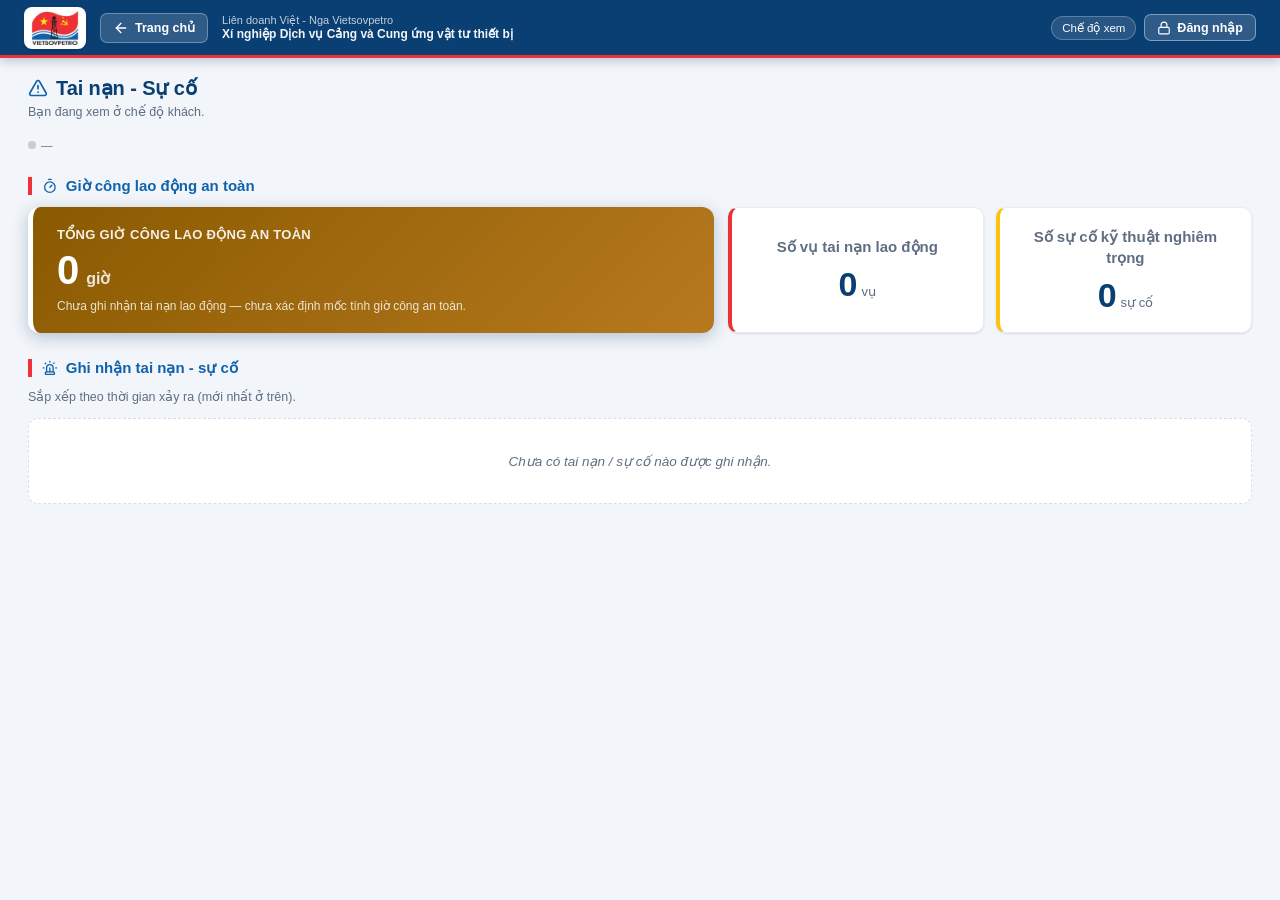
<file: tai-nan-su-co.html>
<!DOCTYPE html>
<html lang="vi">
<head>
  <meta charset="UTF-8">
  <meta name="description" content="Liên doanh Việt - Nga Vietsovpetro · Xí nghiệp Dịch vụ Cảng và CƯVTTB">
  <meta name="viewport" content="width=device-width, initial-scale=1.0">
  <title>Tai nạn - Sự cố · Quản lý HSE</title>
  <link rel="icon" type="image/png" href="assets/vsp-favicon.png">
  <link rel="apple-touch-icon" href="assets/apple-touch-icon.png">
  <link rel="stylesheet" href="assets/flatpickr.min.css">
  <style>
    :root {
      --primary:       #0F62AC;
      --primary-light: #2F7FC8;
      --primary-dark:  #0A3F73;
      --accent:        #ED3237;
      --accent-dark:   #C8232A;
      --success:       #0B7A3E;
      --warning:       #B7791F;
      --danger:        #D32F2F;
      --bg:            #F2F5F9;
      --card:          #ffffff;
      --text:          #1a2535;
      --text-light:    #5F6E82;
      --border:        #D5DDE8;
    }
    *{box-sizing:border-box;margin:0;padding:0;}
    body{font-family:'Segoe UI',Arial,sans-serif;background:var(--bg);color:var(--text);font-size:13.5px;}
    .layout{display:flex;min-height:100vh;}
    .main{margin-left:230px;padding:76px 28px 40px;}
    .topbar{background:#0A3F73;border-bottom:3px solid var(--accent);color:#fff;height:58px;display:flex;align-items:center;justify-content:space-between;padding:0 24px;position:fixed;top:0;left:230px;right:0;z-index:100;box-shadow:0 2px 8px rgba(0,0,0,0.25);}
    .topbar-right{display:flex;align-items:center;gap:10px;}
    .user-badge{background:rgba(255,255,255,0.15);border:1.5px solid rgba(255,255,255,0.3);border-radius:7px;padding:5px 12px;font-size:12px;color:#fff;display:flex;align-items:center;gap:6px;}
    .btn-login{background:rgba(255,255,255,0.15);border:1.5px solid rgba(255,255,255,0.35);color:#fff;padding:5px 14px;border-radius:7px;font-size:12.5px;font-weight:600;cursor:pointer;}
    .btn-login:hover{background:rgba(255,255,255,0.25);}
    .viewer-notice{font-size:12px;color:rgba(255,255,255,0.7);padding:5px 12px;border:1.5px solid rgba(255,255,255,0.35);border-radius:7px;}
    .btn{display:inline-flex;align-items:center;gap:6px;padding:7px 16px;border-radius:8px;font-size:13px;font-weight:600;cursor:pointer;border:none;transition:all .15s;}
    .btn-primary{background:var(--primary-light);color:#fff;}
    .btn-primary:hover{background:var(--primary);}
    .btn-edit{background:#E3EEF9;color:var(--primary);border:1px solid #C5DCF1;}
    .btn-edit:hover{background:#C5DCF1;}
    .btn-danger{background:#fdedec;color:var(--danger);border:1px solid #f5c6c2;}
    .btn-danger:hover{background:#f8d7d4;}
    .btn-sm{padding:4px 11px;font-size:12px;}
    .btn-outline{background:#fff;border:1.5px solid var(--primary-light);color:var(--primary-light);}
    .btn-outline:hover{background:#E3EEF9;}
    .page-title{font-size:20px;font-weight:700;color:var(--primary);margin-bottom:4px;}
    .page-desc{font-size:12.5px;color:var(--text-light);margin-bottom:20px;}
    .section-title{font-size:15px;font-weight:700;color:var(--primary);margin:26px 0 12px;display:flex;align-items:center;gap:8px;border-left:4px solid var(--accent);padding-left:10px;}
    .toolbar{display:flex;align-items:center;justify-content:space-between;margin-bottom:14px;gap:8px;flex-wrap:wrap;}
    .toolbar-left{display:flex;align-items:center;gap:10px;flex-wrap:wrap;}
    .sync-status{font-size:11.5px;color:var(--text-light);display:flex;align-items:center;gap:5px;}
    .sync-dot{width:8px;height:8px;border-radius:50%;background:#ccc;display:inline-block;flex-shrink:0;}
    .sync-dot.ok{background:var(--success);}
    .sync-dot.err{background:var(--danger);}
    .sync-dot.syncing{background:var(--warning);animation:pulse .9s infinite;}
    @keyframes pulse{0%,100%{opacity:1;}50%{opacity:.35;}}
    /* Stat cards */
    .stat-grid{display:grid;grid-template-columns:repeat(auto-fit,minmax(190px,1fr));gap:12px;margin-bottom:8px;}
    .stat-card{background:#fff;border-radius:10px;padding:16px 18px;box-shadow:0 2px 8px rgba(0,0,0,0.06);border-left:4px solid var(--primary);display:flex;flex-direction:column;justify-content:center;text-align:center;}
    .stat-card.green{border-left-color:var(--success);}
    .stat-card.orange{border-left-color:var(--warning);}
    .stat-card.red{border-left-color:var(--accent);}
    .stat-label{font-size:15px;font-weight:600;color:var(--text-light);margin-bottom:8px;line-height:1.4;}
    .stat-value{font-size:34px;font-weight:700;color:var(--primary);}
    .stat-unit{font-size:13px;color:var(--text-light);margin-left:4px;}
    /* Hero card: tổng giờ công an toàn (nổi bật) */
    .hour-hero{background:#0A3F73;color:#fff;border-radius:12px;padding:20px 24px;box-shadow:0 4px 16px rgba(10,63,115,0.28);border-left:5px solid var(--accent);display:flex;align-items:center;justify-content:space-between;gap:18px;margin-bottom:14px;flex-wrap:wrap;}
    .hour-hero .hh-label{font-size:13px;opacity:.9;margin-bottom:8px;font-weight:600;letter-spacing:.3px;text-transform:uppercase;}
    .hour-hero .hh-value{font-size:40px;font-weight:800;line-height:1;}
    .hour-hero .hh-unit{font-size:16px;font-weight:600;opacity:.85;margin-left:7px;}
    .hour-hero .hh-sub{font-size:12px;opacity:.82;margin-top:9px;}
    .hour-hero .hh-sub b{color:#fff;}
    .btn-detail{background:rgba(255,255,255,0.16);border:1.5px solid rgba(255,255,255,0.45);color:#fff;padding:9px 18px;border-radius:9px;font-size:13.5px;font-weight:600;cursor:pointer;white-space:nowrap;transition:all .15s;}
    .btn-detail:hover{background:rgba(255,255,255,0.3);}
    .hour-hero.warn{background:linear-gradient(135deg,#8a5a00 0%,#B7791F 100%);border-left-color:#fff;}
    .anchor-note{font-size:12px;color:var(--text-light);margin-bottom:12px;background:#eef3fb;border:1px solid var(--border);border-radius:8px;padding:9px 12px;}
    .anchor-note b{color:var(--primary);}
    .anchor-warn{background:#FFF4D6;border-color:#f6d28a;color:#8a5a00;}
    /* Table */
    .table-wrap{background:#fff;border-radius:10px;box-shadow:0 2px 8px rgba(0,0,0,0.07);overflow:auto;margin-bottom:14px;}
    table{width:100%;border-collapse:collapse;}
    th{background:#E6EEF7;color:var(--primary);font-size:12px;font-weight:700;padding:9px 10px;text-align:center;white-space:nowrap;border:1px solid #c8d5ea;}
    th.left{text-align:left;padding-left:14px;}
    td{padding:8px 12px;border-bottom:1px solid #f0f3fa;border-right:1px solid #f3f5fa;font-size:12.5px;vertical-align:middle;text-align:right;}
    td.month-col{text-align:left;font-weight:600;color:var(--primary);padding-left:14px;min-width:110px;}
    td.action-col{text-align:center;width:90px;}
    tr:last-child td{border-bottom:none;}
    tr:hover td{background:#eef3fb;}
    tr.total-row td{background:#E6EEF7;font-weight:700;color:var(--primary);border-top:2px solid #b8c8e4;}
    tr.total-row:hover td{background:#D5DDE8;}
    .no-data{color:#bcc6d8;font-size:12px;}
    /* Khung chi tiết giờ công (thu gọn, dễ nhìn) */
    #hourDetail{max-width:470px;}
    #hourDetail .anchor-note{font-size:11.5px;}
    #hourDetail .table-wrap{max-height:330px;overflow:auto;box-shadow:0 1px 6px rgba(0,0,0,0.08);}
    #hourDetail table{font-size:12px;}
    #hourDetail th{padding:7px 10px;}
    #hourDetail td{padding:6px 12px;}
    #hourDetail td.month-col{min-width:96px;}
    #hourDetail td.action-col{width:78px;}
    /* Incident cards */
    .inc-list{display:flex;flex-direction:column;gap:12px;}
    .inc-card{background:#fff;border-radius:10px;box-shadow:0 2px 8px rgba(0,0,0,0.07);border-left:5px solid var(--accent);overflow:hidden;}
    .inc-card.tech{border-left-color:var(--warning);}
    .inc-head{display:flex;justify-content:space-between;align-items:flex-start;gap:12px;padding:13px 16px;cursor:pointer;}
    .inc-head:hover{background:#f6f9fd;}
    .inc-caret{display:inline-block;color:var(--text-light);font-size:12px;margin-right:5px;transition:transform .15s;}
    .inc-card.open .inc-caret{transform:rotate(90deg);}
    .inc-count{color:var(--text-light);font-size:11.5px;}
    .inc-body{border-top:1px solid #eef2f8;padding-top:4px;}
    .inc-titlewrap{flex:1;min-width:0;}
    .inc-name{font-size:15px;font-weight:700;color:var(--text);margin-bottom:6px;}
    .inc-meta{display:flex;align-items:center;gap:8px;flex-wrap:wrap;font-size:12px;color:var(--text-light);}
    .inc-time{font-weight:600;color:var(--primary);}
    .inc-actions{display:flex;gap:6px;flex-shrink:0;}
    .inc-desc{padding:0 16px 12px;font-size:13px;line-height:1.55;color:var(--text);white-space:pre-wrap;}
    .otm-block{padding:0 16px 14px;}
    .otm-block .otm-cap{font-size:11.5px;font-weight:700;color:var(--primary);text-transform:uppercase;letter-spacing:.4px;margin-bottom:6px;}
    .otm-table{width:100%;border-collapse:collapse;border:1px solid var(--border);border-radius:8px;overflow:hidden;}
    .otm-table th{font-size:11.5px;padding:7px 9px;}
    .otm-table td{text-align:left;font-size:12.5px;padding:7px 9px;}
    .otm-table td.center{text-align:center;}
    .badge{display:inline-block;padding:2px 9px;border-radius:20px;font-size:11px;font-weight:600;white-space:nowrap;}
    .badge-blue{background:#E3EEF9;color:#0F62AC;}
    .badge-green{background:#E6F5EC;color:#0B7A3E;}
    .badge-orange{background:#FFF4D6;color:#B7791F;}
    .badge-red{background:#fdedec;color:#D32F2F;}
    .badge-gray{background:#f2f3f4;color:#5F6E82;}
    .empty-box{background:#fff;border:1.5px dashed var(--border);border-radius:10px;padding:34px;text-align:center;color:var(--text-light);font-style:italic;}
    /* Modal */
    .modal-overlay{display:none;position:fixed;inset:0;background:rgba(0,0,0,0.45);z-index:200;align-items:center;justify-content:center;}
    .modal-overlay.open{display:flex;}
    .modal{background:#fff;border-radius:12px;padding:26px;width:680px;max-width:95vw;max-height:90vh;overflow-y:auto;box-shadow:0 8px 32px rgba(0,0,0,0.18);}
    .modal-title{font-size:15.5px;font-weight:700;color:var(--primary);margin-bottom:18px;}
    .form-group{margin-bottom:13px;}
    .form-label{font-size:12.5px;font-weight:600;color:var(--text);margin-bottom:5px;display:block;}
    .form-input,.form-select,textarea.form-input{width:100%;border:1.5px solid var(--border);border-radius:7px;padding:7px 10px;font-size:13px;outline:none;font-family:inherit;background:#fff;}
    .form-input:focus,.form-select:focus,textarea.form-input:focus{border-color:var(--primary-light);}
    textarea.form-input{min-height:84px;resize:vertical;line-height:1.5;}
    .form-row{display:grid;grid-template-columns:1fr 1fr;gap:12px;}
    .form-section{font-size:11.5px;font-weight:700;color:var(--primary);padding:6px 0 4px;border-bottom:1px solid var(--border);margin:16px 0 10px;text-transform:uppercase;letter-spacing:.5px;display:flex;justify-content:space-between;align-items:center;}
    .form-hint{font-size:11.5px;color:var(--text-light);margin-top:-4px;margin-bottom:8px;font-style:italic;}
    .modal-footer{display:flex;justify-content:flex-end;gap:8px;margin-top:20px;padding-top:14px;border-top:1px solid var(--border);}
    /* OTM editor rows */
    .otm-edit-row{display:grid;grid-template-columns:1fr 130px 150px 32px;gap:8px;align-items:start;margin-bottom:8px;}
    .otm-edit-head{display:grid;grid-template-columns:1fr 130px 150px 32px;gap:8px;font-size:11px;font-weight:700;color:var(--text-light);margin-bottom:4px;text-transform:uppercase;letter-spacing:.3px;}
    .otm-del{background:#fdedec;color:var(--danger);border:1px solid #f5c6c2;border-radius:7px;cursor:pointer;font-size:14px;height:34px;}
    .otm-del:hover{background:#f8d7d4;}
    .flatpickr-input{background:#fff;}
    /* Victim editor */
    .vic-edit{border:1px solid var(--border);border-radius:9px;padding:12px;margin-bottom:10px;background:#f8fafd;position:relative;}
    .vic-edit .vic-grid{display:grid;grid-template-columns:1fr 1fr;gap:10px;}
    .vic-edit .vic-del{position:absolute;top:8px;right:8px;background:#fdedec;color:var(--danger);border:1px solid #f5c6c2;border-radius:7px;cursor:pointer;font-size:13px;width:28px;height:26px;}
    .vic-edit .vic-del:hover{background:#f8d7d4;}
    .vic-edit .form-label{font-size:11.5px;}
    .vic-no{font-size:11.5px;font-weight:700;color:var(--primary);margin-bottom:8px;}
  </style>
  <!-- Bộ giao diện chung: nạp CUỐI để thống nhất màu, nút, bảng, hộp thoại, nhãn trạng thái -->
  <link rel="stylesheet" href="assets/hse-theme.css?v=20261005">
</head>
<body>
<script type="module" src="assets/supabase-config.js"></script>
<script src="assets/db.js?v=20260904"></script>
<script src="assets/hse-date.js"></script>
<script src="assets/flatpickr.min.js"></script>
<script src="assets/flatpickr-vn.js"></script>
<script src="assets/app.js?v=20261003"></script>
<script src="assets/hse-activity.js"></script>

<!-- ════════ Modal: Nhập giờ công tháng ════════ -->
<div class="modal-overlay" id="hourModal">
  <div class="modal" style="width:420px;">
    <div class="modal-title" id="hourModalTitle"><svg class="lic-emoji" width="1.05em" height="1.05em" viewBox="0 0 24 24" fill="none" stroke="currentColor" stroke-width="2" stroke-linecap="round" stroke-linejoin="round" style="display:inline-block;vertical-align:-0.15em;flex-shrink:0" aria-hidden="true"><line x1="10" x2="14" y1="2" y2="2"/><line x1="12" x2="15" y1="14" y2="11"/><circle cx="12" cy="14" r="8"/></svg> Nhập giờ công an toàn</div>
    <input type="hidden" id="h_id">
    <input type="hidden" id="h_nam">
    <input type="hidden" id="h_thang">
    <div class="form-group">
      <label class="form-label">Số giờ công lao động an toàn (giờ)</label>
      <input class="form-input" id="h_gio_cong" type="number" min="0" step="1" placeholder="0">
    </div>
    <div class="modal-footer">
      <button class="btn btn-outline btn-sm" onclick="closeHourModal()">Huỷ</button>
      <button class="btn btn-primary btn-sm" onclick="saveHour()"><svg class="lic-emoji" width="1.05em" height="1.05em" viewBox="0 0 24 24" fill="none" stroke="currentColor" stroke-width="2" stroke-linecap="round" stroke-linejoin="round" style="display:inline-block;vertical-align:-0.15em;flex-shrink:0" aria-hidden="true"><path d="M15.2 3a2 2 0 0 1 1.4.6l3.8 3.8a2 2 0 0 1 .6 1.4V19a2 2 0 0 1-2 2H5a2 2 0 0 1-2-2V5a2 2 0 0 1 2-2z"/><path d="M17 21v-7a1 1 0 0 0-1-1H8a1 1 0 0 0-1 1v7"/><path d="M7 3v4a1 1 0 0 0 1 1h7"/></svg> Lưu</button>
    </div>
  </div>
</div>

<!-- ════════ Modal: Thêm / sửa tai nạn - sự cố ════════ -->
<div class="modal-overlay" id="incModal">
  <div class="modal">
    <div class="modal-title" id="incModalTitle"><svg class="lic-emoji" width="1.05em" height="1.05em" viewBox="0 0 24 24" fill="none" stroke="currentColor" stroke-width="2" stroke-linecap="round" stroke-linejoin="round" style="display:inline-block;vertical-align:-0.15em;flex-shrink:0" aria-hidden="true"><path d="M12 3H5a2 2 0 0 0-2 2v14a2 2 0 0 0 2 2h14a2 2 0 0 0 2-2v-7"/><path d="M18.375 2.625a1 1 0 0 1 3 3l-9.013 9.014a2 2 0 0 1-.853.505l-2.873.84a.5.5 0 0 1-.62-.62l.84-2.873a2 2 0 0 1 .506-.852z"/></svg> Ghi nhận tai nạn - sự cố</div>
    <input type="hidden" id="i_id">

    <div class="form-group">
      <label class="form-label">Tên tai nạn - sự cố <span style="color:var(--accent)">*</span></label>
      <input class="form-input" id="i_ten" type="text" placeholder="VD: Tai nạn rơi vật từ trên cao tại cầu cảng số 2">
    </div>

    <div class="form-row">
      <div class="form-group">
        <label class="form-label">Loại <span style="color:var(--accent)">*</span></label>
        <select class="form-select" id="i_loai" onchange="onLoaiChange()">
          <option value="tai_nan_lao_dong">Tai nạn lao động</option>
          <option value="su_co_ky_thuat">Sự cố kỹ thuật nghiêm trọng</option>
        </select>
      </div>
      <div class="form-group" id="mucDoGroup">
        <label class="form-label">Mức độ <span style="color:var(--accent)">*</span></label>
        <select class="form-select" id="i_muc_do">
          <option value="nhe">Nhẹ</option>
          <option value="nang">Nặng</option>
          <option value="tu_vong">Chết người</option>
        </select>
      </div>
    </div>

    <div class="form-group">
      <label class="form-label">Thời gian xảy ra (giờ, ngày/tháng/năm) <span style="color:var(--accent)">*</span></label>
      <input class="form-input" id="i_thoi_gian" type="text" placeholder="Chọn giờ và ngày...">
    </div>

    <div class="form-group">
      <label class="form-label">Mô tả diễn biến</label>
      <textarea class="form-input" id="i_mo_ta" placeholder="Mô tả diễn biến sự việc, nguyên nhân, hậu quả..."></textarea>
    </div>

    <div class="form-section" id="vicSection">
      <span>Nạn nhân</span>
      <button class="btn btn-edit btn-sm" type="button" onclick="addVicRow()">+ Thêm nạn nhân</button>
    </div>
    <div class="form-hint" id="vicHint">Khai báo (các) nạn nhân của vụ tai nạn. Có thể để trống nếu không có người bị nạn.</div>
    <div id="vicRows"></div>

    <div class="form-section">
      <span>Danh mục OTM đính kèm</span>
      <button class="btn btn-edit btn-sm" type="button" onclick="addOtmRow()">+ Thêm OTM</button>
    </div>
    <div class="form-hint">Chỉ nhập những OTM liên quan đến XNDV (Xí nghiệp Dịch vụ Cảng và Cung ứng VTTB).</div>
    <div class="otm-edit-head">
      <div>Nội dung</div><div>Thời hạn</div><div>Tình trạng</div><div></div>
    </div>
    <div id="otmRows"></div>

    <div class="modal-footer">
      <button class="btn btn-outline btn-sm" onclick="closeIncModal()">Huỷ</button>
      <button class="btn btn-primary btn-sm" onclick="saveInc()"><svg class="lic-emoji" width="1.05em" height="1.05em" viewBox="0 0 24 24" fill="none" stroke="currentColor" stroke-width="2" stroke-linecap="round" stroke-linejoin="round" style="display:inline-block;vertical-align:-0.15em;flex-shrink:0" aria-hidden="true"><path d="M15.2 3a2 2 0 0 1 1.4.6l3.8 3.8a2 2 0 0 1 .6 1.4V19a2 2 0 0 1-2 2H5a2 2 0 0 1-2-2V5a2 2 0 0 1 2-2z"/><path d="M17 21v-7a1 1 0 0 0-1-1H8a1 1 0 0 0-1 1v7"/><path d="M7 3v4a1 1 0 0 0 1 1h7"/></svg> Lưu</button>
    </div>
  </div>
</div>

<!-- ════════ Layout ════════ -->
<div class="layout">
  <div style="flex:1;">
    <div class="topbar">
      <div>
        <div style="font-size:11px;opacity:.75;">Liên doanh Việt - Nga Vietsovpetro</div>
        <div style="font-size:12px;font-weight:700;opacity:.95;">Xí nghiệp Dịch vụ Cảng và Cung ứng vật tư thiết bị</div>
      </div>
      <div class="topbar-right" id="topbarRight"></div>
    </div>
    <div class="main">
      <div class="page-title"><svg class="lic-emoji" width="1.05em" height="1.05em" viewBox="0 0 24 24" fill="none" stroke="currentColor" stroke-width="2" stroke-linecap="round" stroke-linejoin="round" style="display:inline-block;vertical-align:-0.15em;flex-shrink:0" aria-hidden="true"><path d="m21.73 18-8-14a2 2 0 0 0-3.48 0l-8 14A2 2 0 0 0 4 21h16a2 2 0 0 0 1.73-3"/><path d="M12 9v4"/><path d="M12 17h.01"/></svg> Tai nạn - Sự cố</div>
      <div class="page-desc" id="pageDesc">Theo dõi giờ công lao động an toàn và ghi nhận các tai nạn lao động, sự cố kỹ thuật nghiêm trọng.</div>

      <div class="toolbar">
        <div class="toolbar-left">
          <div class="sync-status">
            <span class="sync-dot" id="syncDot"></span>
            <span id="syncText">—</span>
          </div>
        </div>
      </div>

      <!-- ===== Phần 1: Giờ công lao động an toàn ===== -->
      <div class="section-title"><svg class="lic-emoji" width="1.05em" height="1.05em" viewBox="0 0 24 24" fill="none" stroke="currentColor" stroke-width="2" stroke-linecap="round" stroke-linejoin="round" style="display:inline-block;vertical-align:-0.15em;flex-shrink:0" aria-hidden="true"><line x1="10" x2="14" y1="2" y2="2"/><line x1="12" x2="15" y1="14" y2="11"/><circle cx="12" cy="14" r="8"/></svg> Giờ công lao động an toàn</div>
      <div style="display:flex;gap:14px;align-items:stretch;flex-wrap:wrap;margin-bottom:14px;">
        <div id="hourHero" style="flex:1.7 1 340px;margin-bottom:0;"></div>
        <div class="stat-grid" id="statCards" style="flex:1.3 1 260px;margin-bottom:0;align-content:stretch;"></div>
      </div>
      <div id="hourDetail" style="display:none;">
        <div id="anchorNote"></div>
        <div class="table-wrap" id="hourTableWrap">
          <table>
            <thead>
              <tr>
                <th class="left">Tháng</th>
                <th>Số giờ công an toàn (giờ)</th>
                <th></th>
              </tr>
            </thead>
            <tbody id="hourBody"></tbody>
          </table>
        </div>
      </div>

      <!-- ===== Phần 2: Ghi nhận tai nạn - sự cố ===== -->
      <div class="section-title"><svg class="lic-emoji" width="1.05em" height="1.05em" viewBox="0 0 24 24" fill="none" stroke="currentColor" stroke-width="2" stroke-linecap="round" stroke-linejoin="round" style="display:inline-block;vertical-align:-0.15em;flex-shrink:0" aria-hidden="true"><path d="M7 18v-6a5 5 0 1 1 10 0v6"/><path d="M5 21a1 1 0 0 0 1 1h12a1 1 0 0 0 1-1v-1a2 2 0 0 0-2-2H7a2 2 0 0 0-2 2z"/><path d="M21 12h1"/><path d="M18.5 4.5 18 5"/><path d="M2 12h1"/><path d="M12 2v1"/><path d="m4.929 4.929.707.707"/><path d="M12 12v6"/></svg> Ghi nhận tai nạn - sự cố</div>
      <div class="toolbar">
        <div class="toolbar-left" style="font-size:12.5px;color:var(--text-light);">Sắp xếp theo thời gian xảy ra (mới nhất ở trên).</div>
        <div id="addIncWrap"></div>
      </div>
      <div class="inc-list" id="incList"></div>
    </div>
  </div>
</div>

<script>
// ══════════════ Constants ══════════════
var K_SESS  = "hse_session";
var K_USERS = "hse_users";
var SLUG    = "tai-nan-su-co";

var K_HOUR  = "hse_tnsc_gio_cong";   var SH_HOUR = "tnsc_gio_cong";
var K_INC   = "hse_tnsc_su_kien";    var SH_INC  = "tnsc_su_kien";

var MONTHS = ["Tháng 1","Tháng 2","Tháng 3","Tháng 4","Tháng 5","Tháng 6",
              "Tháng 7","Tháng 8","Tháng 9","Tháng 10","Tháng 11","Tháng 12"];

// ══════════════ Helpers ══════════════
function lsLoad(k,d){try{var v=localStorage.getItem(k);return v?JSON.parse(v):d;}catch(e){return d;}}
function lsSave(k,v){localStorage.setItem(k,JSON.stringify(v));}
function num(v){var n=parseFloat(v);return isNaN(n)?0:n;}
function esc(s){return String(s==null?"":s).replace(/[&<>"]/g,function(c){return{"&":"&amp;","<":"&lt;",">":"&gt;",'"':"&quot;"}[c];});}
function genId(){return Date.now().toString(36)+Math.random().toString(36).slice(2,6);}

/* Định dạng ngày DD/MM/YYYY (an toàn timezone — dùng HSEDate) */
function fmtDate(s){ return (window.HSEDate? HSEDate.fmt(s) : (s||"")); }

/* Tách chuỗi "YYYY-MM-DD HH:mm" (hoặc ...THH:mm) KHÔNG qua Date() để tránh lệch giờ */
function fmtDateTime(s){
  if(!s) return "";
  s=String(s).replace("T"," ");
  var sp=s.indexOf(" ");
  if(sp<0) return fmtDate(s);
  var datePart=s.slice(0,sp);
  var timePart=s.slice(sp+1,sp+6); // HH:mm
  var dp=datePart.split("-");
  if(dp.length===3){ datePart=dp[2]+"/"+dp[1]+"/"+dp[0]; }
  return timePart+" - "+datePart;
}

/* Ngày hôm nay dạng ISO "YYYY-MM-DD" theo giờ địa phương */
function todayISO(){
  var d=new Date();
  function p(n){return String(n).padStart(2,"0");}
  return d.getFullYear()+"-"+p(d.getMonth()+1)+"-"+p(d.getDate());
}

// ══════════════ Auth ══════════════
function currentUser(){
  var un=lsLoad(K_SESS,null);
  if(!un)return null;
  return (lsLoad(K_USERS,[])||[]).find(function(u){return u.username===un;})||null;
}
function isAdmin(u){return u&&u.role==="admin";}
function canEdit(u){
  if(!u)return false;
  if(u.active===false)return false;
  if(u.role==="admin")return true;
  if(u.role==="viewer")return false;
  return (u.perms||[]).indexOf(SLUG)!==-1;
}
function roleLabel(r){return r==="admin"?"Admin":(r==="viewer"?"Viewer":"User");}
function doLogout(){
  localStorage.removeItem(K_SESS);
  var sb=window.HSE_SB;
  if(sb&&sb.auth){ sb.auth.signOut().then(function(){location.reload();}).catch(function(){location.reload();}); }
  else location.reload();
}

/* ═══════════════════════════════════════════════════
   ĐỒNG BỘ QUYỀN SAU KHI app.js HYDRATE XONG
   ───────────────────────────────────────────────────
   app.js nạp hồ sơ từ bảng `profiles` một cách BẤT ĐỒNG BỘ nhưng
   không phát sự kiện nào khi xong. Trang đã vẽ UI bằng cache cũ và
   không vẽ lại → user vừa được cấp quyền vẫn thấy "chỉ có quyền xem"
   ở lần vào đầu tiên. Khối dưới tự đọc lại `profiles` rồi vẽ lại UI.
═══════════════════════════════════════════════════ */
function _sbReadyTNSC(){
  return new Promise(function(resolve,reject){
    if(window.HSE_SB) return resolve(window.HSE_SB);
    var to=setTimeout(function(){reject(new Error("Supabase chưa sẵn sàng"));},8000);
    window.addEventListener("hse-sb-ready",function(){clearTimeout(to);resolve(window.HSE_SB);},{once:true});
  });
}
function _profileToUserTNSC(p){
  return { id:p.id, username:p.username, fullname:p.fullname||"", danhSo:p.danhSo||"",
    role:p.role||"viewer", perms:p.perms||[], capPhatUnits:p.capPhatUnits||[],
    active:p.active, pendingApproval:p.pendingApproval, created:p.created };
}
function _cacheUserTNSC(u){
  var arr=lsLoad(K_USERS,[])||[];
  // Loại MỌI mục trùng: theo id HOẶC theo username (bỏ qua hoa/thường).
  // Trước đây chỉ so theo id. Nếu cache còn mục cũ cùng username nhưng KHÁC id
  // (dữ liệu sót từ thời chạy trên Google Sheets), hồ sơ mới bị đẩy xuống cuối
  // mảng, trong khi currentUser() tra theo username và lấy mục ĐẦU TIÊN →
  // đọc nhầm quyền cũ: người đã được cấp quyền vẫn thấy "Chỉ xem".
  var _un=String(u.username||"").trim().toLowerCase();
  arr=arr.filter(function(x){
    return String(x.id)!==String(u.id) &&
           String(x.username||"").trim().toLowerCase()!==_un;
  });
  arr.push(u);
  localStorage.setItem(K_USERS,JSON.stringify(arr));
  localStorage.setItem(K_SESS,JSON.stringify(u.username));
  return u;
}
function refreshRoleDependentUI(){
  try{ buildTopbar(); }catch(e){}
  var u=currentUser();
  var desc=document.getElementById("pageDesc");
  if(desc){
    if(!u) desc.textContent='Bạn đang xem ở chế độ khách.';
    else if(canEdit(u)) desc.textContent='Bạn có quyền nhập và chỉnh sửa dữ liệu tai nạn - sự cố.';
    else desc.textContent='Bạn chỉ có quyền xem dữ liệu tai nạn - sự cố.';
  }
  try{ renderAll(); }catch(e){}
}
function hydrateCurrentUser(){
  return _sbReadyTNSC().then(function(sb){
    return sb.auth.getSession().then(function(r){
      var sess=r&&r.data&&r.data.session;
      if(!sess||!sess.user){ localStorage.removeItem(K_SESS); refreshRoleDependentUI(); return null; }
      return sb.from("profiles").select("*").eq("id",sess.user.id).maybeSingle().then(function(res){
        if(res.error||!res.data){ console.warn("[TNSC] Không đọc được profiles:",res.error&&res.error.message); return null; }
        var u=_cacheUserTNSC(_profileToUserTNSC(res.data));
        if(typeof DB!=="undefined"&&DB.setUser) DB.setUser(u.username);
        refreshRoleDependentUI();
        return u;
      });
    });
  }).catch(function(e){ console.warn("[TNSC] hydrate:",e&&e.message||e); return null; });
}

// ══════════════ Sidebar ══════════════

function buildTopbar(){
  var u=currentUser();
  var el=document.getElementById("topbarRight");
  if(!el)return;
  if(u){
    el.innerHTML='<div class="user-badge"><svg class="lic-emoji" width="1.05em" height="1.05em" viewBox="0 0 24 24" fill="none" stroke="currentColor" stroke-width="2" stroke-linecap="round" stroke-linejoin="round" style="display:inline-block;vertical-align:-0.15em;flex-shrink:0" aria-hidden="true"><path d="M19 21v-2a4 4 0 0 0-4-4H9a4 4 0 0 0-4 4v2"/><circle cx="12" cy="7" r="4"/></svg> '+esc(u.fullname||u.username)+
      ' <span class="badge badge-blue" style="font-size:10px;">'+roleLabel(u.role)+'</span></div>'+
      '<button class="btn-login" onclick="doLogout()">Đăng xuất</button>';
  } else {
    el.innerHTML='<span class="viewer-notice">Chế độ xem</span>';
  }
}

// ══════════════ Data access ══════════════
function getHours(){return lsLoad(K_HOUR,[])||[];}
function saveHours(a){lsSave(K_HOUR,a);}
function getHour(nam,thang){return getHours().find(function(r){return String(r.nam)===String(nam)&&String(r.thang)===String(thang);})||null;}
function getIncidents(){return lsLoad(K_INC,[])||[];}
function saveIncidents(a){lsSave(K_INC,a);}

// ══════════════ Sync ══════════════
function setSyncStatus(state,text){
  var dot=document.getElementById("syncDot");
  var txt=document.getElementById("syncText");
  if(dot)dot.className="sync-dot"+(state?" "+state:"");
  if(txt)txt.textContent=text||"";
}
function safePull(){
  if(typeof DB==="undefined"){renderAll();return;}
  DB.init();
  var u=currentUser(); if(u)DB.setUser(u.username);
  if(!DB.isReady()){renderAll();return;}
  setSyncStatus("syncing","Đang đồng bộ...");
  Promise.all([
    DB.getAll(SH_HOUR).then(function(r){if(r&&r.length)saveHours(r);}).catch(function(){}),
    DB.getAll(SH_INC).then(function(r){if(r&&r.length)saveIncidents(normIncList(r));}).catch(function(){})
  ]).then(function(){
    setSyncStatus("ok","Đã đồng bộ");
    renderAll();
  }).catch(function(){
    setSyncStatus("err","Lỗi kết nối");
    renderAll();
  });
}
/* OTM lưu trên Sheets có thể là chuỗi JSON → parse lại về mảng */
function normIncList(rows){
  return (rows||[]).map(function(r){
    if(typeof r.otms==="string"){ try{r.otms=JSON.parse(r.otms);}catch(e){r.otms=[];} }
    if(!Array.isArray(r.otms)) r.otms=[];
    if(typeof r.nanNhan==="string"){ try{r.nanNhan=JSON.parse(r.nanNhan);}catch(e){r.nanNhan=[];} }
    if(!Array.isArray(r.nanNhan)) r.nanNhan=[];
    return r;
  });
}

// ══════════════ Mốc tính giờ công an toàn ══════════════
/* Mốc = tháng SAU tháng xảy ra TAI NẠN LAO ĐỘNG gần nhất.
   Sự cố kỹ thuật KHÔNG reset bộ đếm. */
function latestAccident(){
  var acc=getIncidents().filter(function(r){return r.loai==="tai_nan_lao_dong" && r.thoiGian;});
  if(!acc.length) return null;
  acc.sort(function(a,b){return String(b.thoiGian).localeCompare(String(a.thoiGian));});
  return acc[0];
}
/* Trả về {y,m} của tháng bắt đầu tính giờ công, hoặc null nếu chưa có TNLĐ */
function anchorStart(){
  var a=latestAccident();
  if(!a) return null;
  var s=String(a.thoiGian);
  var y=parseInt(s.slice(0,4),10);
  var m=parseInt(s.slice(5,7),10);
  if(isNaN(y)||isNaN(m)) return null;
  m+=1; if(m>12){m=1;y+=1;} // tháng kế tiếp
  return {y:y,m:m,acc:a};
}
/* Danh sách các tháng cần nhập, từ mốc đến tháng hiện tại (gồm cả tháng hiện tại) */
function monthsToInput(){
  var st=anchorStart();
  if(!st) return [];
  var now=new Date();
  var ey=now.getFullYear(), em=now.getMonth()+1;
  var list=[]; var y=st.y, m=st.m, guard=0;
  while((y<ey || (y===ey && m<=em)) && guard<600){
    list.push({y:y,m:m});
    m++; if(m>12){m=1;y++;}
    guard++;
  }
  return list;
}

// ══════════════ Render ══════════════
function renderAll(){ renderHours(); renderIncidents(); }

function renderHours(){
  var u=currentUser();
  var body=document.getElementById("hourBody");
  var hero=document.getElementById("hourHero");
  var note=document.getElementById("anchorNote");
  var detail=document.getElementById("hourDetail");
  var st=anchorStart();

  if(!st){
    hero.className="hour-hero warn";
    hero.innerHTML='<div><div class="hh-label">Tổng giờ công lao động an toàn</div>'+
      '<div><span class="hh-value">0</span><span class="hh-unit">giờ</span></div>'+
      '<div class="hh-sub">Chưa ghi nhận tai nạn lao động — chưa xác định mốc tính giờ công an toàn.</div></div>';
    detail.style.display="none";
    renderHourCounts();
    return;
  }

  var months=monthsToInput();
  var total=0, filled=0, rows="";
  months.forEach(function(mm){
    var rec=getHour(mm.y,mm.m);
    var has=rec && rec.gio_cong!=="" && rec.gio_cong!=null;
    if(has){ total+=num(rec.gio_cong); filled++; }
    var action="";
    if(canEdit(u)){
      action=has
        ? '<button class="btn btn-edit btn-sm" onclick="openHour('+mm.y+','+mm.m+')"><svg class="lic-emoji" width="1.05em" height="1.05em" viewBox="0 0 24 24" fill="none" stroke="currentColor" stroke-width="2" stroke-linecap="round" stroke-linejoin="round" style="display:inline-block;vertical-align:-0.15em;flex-shrink:0" aria-hidden="true"><path d="M21.174 6.812a1 1 0 0 0-3.986-3.987L3.842 16.174a2 2 0 0 0-.5.83l-1.321 4.352a.5.5 0 0 0 .623.622l4.353-1.32a2 2 0 0 0 .83-.497z"/><path d="m15 5 4 4"/></svg> Sửa</button>'
        : '<button class="btn btn-primary btn-sm" onclick="openHour('+mm.y+','+mm.m+')">+ Nhập</button>';
    }
    rows+='<tr>'+
      '<td class="month-col">'+MONTHS[mm.m-1]+' / '+mm.y+'</td>'+
      '<td>'+(has?num(rec.gio_cong).toLocaleString('vi-VN'):'<span class="no-data">— chưa nhập —</span>')+'</td>'+
      '<td class="action-col">'+action+'</td>'+
    '</tr>';
  });
  rows+='<tr class="total-row"><td class="month-col">Tổng cộng</td>'+
        '<td>'+total.toLocaleString('vi-VN')+'</td><td></td></tr>';
  body.innerHTML=rows;

  var open=(detail.style.display!=="none");
  hero.className="hour-hero";
  hero.innerHTML='<div><div class="hh-label">Tổng giờ công lao động an toàn</div>'+
    '<div><span class="hh-value">'+total.toLocaleString('vi-VN')+'</span><span class="hh-unit">giờ</span></div>'+
    '<div class="hh-sub">Tính từ <b>'+MONTHS[st.m-1]+'/'+st.y+'</b></div></div>'+
    '<button class="btn-detail" id="hourToggleBtn" onclick="toggleHourDetail()"><svg class="lic-emoji" width="1.05em" height="1.05em" viewBox="0 0 24 24" fill="none" stroke="currentColor" stroke-width="2" stroke-linecap="round" stroke-linejoin="round" style="display:inline-block;vertical-align:-0.15em;flex-shrink:0" aria-hidden="true"><rect width="8" height="4" x="8" y="2" rx="1" ry="1"/><path d="M16 4h2a2 2 0 0 1 2 2v14a2 2 0 0 1-2 2H6a2 2 0 0 1-2-2V6a2 2 0 0 1 2-2h2"/><path d="M12 11h4"/><path d="M12 16h4"/><path d="M8 11h.01"/><path d="M8 16h.01"/></svg> '+(open?'Ẩn chi tiết ▴':'Chi tiết ▾')+'</button>';

  note.className="anchor-note";
  note.innerHTML="Bảng theo dõi số giờ công lao động an toàn theo từng tháng, tính từ <b>"+MONTHS[st.m-1]+"/"+st.y+"</b> (sau tai nạn lao động gần nhất: <b>"+esc(st.acc.ten||"")+"</b> — "+fmtDateTime(st.acc.thoiGian)+").";

  renderHourCounts();
}

function toggleHourDetail(){
  var d=document.getElementById("hourDetail");
  var b=document.getElementById("hourToggleBtn");
  if(d.style.display==="none"){ d.style.display=""; if(b)b.innerHTML="📋 Ẩn chi tiết ▴"; }
  else { d.style.display="none"; if(b)b.innerHTML="📋 Chi tiết ▾"; }
}

function renderHourCounts(){
  var incs=getIncidents();
  var nTN=incs.filter(function(r){return r.loai==="tai_nan_lao_dong";}).length;
  var nSC=incs.filter(function(r){return r.loai==="su_co_ky_thuat";}).length;
  var cards=[
    {label:'Số vụ tai nạn lao động',value:nTN.toLocaleString('vi-VN'),unit:'vụ',cls:'red'},
    {label:'Số sự cố kỹ thuật nghiêm trọng',value:nSC.toLocaleString('vi-VN'),unit:'sự cố',cls:'orange'}
  ];
  document.getElementById("statCards").innerHTML=cards.map(function(c){
    return '<div class="stat-card '+c.cls+'"><div class="stat-label">'+c.label+'</div>'+
      '<div><span class="stat-value">'+c.value+'</span><span class="stat-unit">'+c.unit+'</span></div></div>';
  }).join('');
}

/* Trạng thái OTM (tính động): đang thực hiện + quá hạn → trễ hạn */
function otmStatus(o){
  if(o.tinhTrang==="da_hoan_thanh") return {label:"Đã hoàn thành",cls:"badge-green"};
  if(o.thoiHan && o.thoiHan < todayISO()) return {label:"Trễ hạn",cls:"badge-red"};
  return {label:"Đang thực hiện",cls:"badge-orange"};
}

function renderIncidents(){
  var u=currentUser();
  var wrap=document.getElementById("addIncWrap");
  wrap.innerHTML = canEdit(u)
    ? '<button class="btn btn-primary" onclick="openInc()">+ Thêm tai nạn / sự cố</button>' : '';

  var list=getIncidents().slice();
  list.sort(function(a,b){return String(b.thoiGian||"").localeCompare(String(a.thoiGian||""));});

  var box=document.getElementById("incList");
  if(!list.length){
    box.innerHTML='<div class="empty-box">Chưa có tai nạn / sự cố nào được ghi nhận.</div>';
    return;
  }
  box.innerHTML=list.map(function(r){
    var isTN=r.loai==="tai_nan_lao_dong";
    var loaiBadge=isTN
      ? '<span class="badge badge-red">Tai nạn lao động</span>'
      : '<span class="badge badge-orange">Sự cố kỹ thuật nghiêm trọng</span>';
    var mucBadge="";
    if(isTN){
      var mp={nhe:['Nhẹ','badge-gray'],nang:['Nặng','badge-orange'],tu_vong:['Chết người','badge-red']};
      var mm=mp[r.mucDo]||['—','badge-gray'];
      mucBadge=' <span class="badge '+mm[1]+'">Mức độ: '+mm[0]+'</span>';
    }
    var actions="";
    if(canEdit(u)){
      actions='<button class="btn btn-edit btn-sm" onclick="event.stopPropagation();openInc(\''+r.id+'\')"><svg class="lic-emoji" width="1.05em" height="1.05em" viewBox="0 0 24 24" fill="none" stroke="currentColor" stroke-width="2" stroke-linecap="round" stroke-linejoin="round" style="display:inline-block;vertical-align:-0.15em;flex-shrink:0" aria-hidden="true"><path d="M21.174 6.812a1 1 0 0 0-3.986-3.987L3.842 16.174a2 2 0 0 0-.5.83l-1.321 4.352a.5.5 0 0 0 .623.622l4.353-1.32a2 2 0 0 0 .83-.497z"/><path d="m15 5 4 4"/></svg> Sửa</button>'+
              '<button class="btn btn-danger btn-sm" onclick="event.stopPropagation();delInc(\''+r.id+'\')"><svg class="lic-emoji" width="1.05em" height="1.05em" viewBox="0 0 24 24" fill="none" stroke="currentColor" stroke-width="2" stroke-linecap="round" stroke-linejoin="round" style="display:inline-block;vertical-align:-0.15em;flex-shrink:0" aria-hidden="true"><path d="M10 11v6"/><path d="M14 11v6"/><path d="M19 6v14a2 2 0 0 1-2 2H7a2 2 0 0 1-2-2V6"/><path d="M3 6h18"/><path d="M8 6V4a2 2 0 0 1 2-2h4a2 2 0 0 1 2 2v2"/></svg> Xoá</button>';
    }
    // Cảnh báo OTM trễ hạn + đếm nhanh (hiện ngay ở dòng thu gọn)
    var lateCount=(r.otms||[]).filter(function(o){return otmStatus(o).label==="Trễ hạn";}).length;
    var lateBadge=lateCount?' <span class="badge badge-red"><svg class="lic-emoji" width="1.05em" height="1.05em" viewBox="0 0 24 24" fill="none" stroke="currentColor" stroke-width="2" stroke-linecap="round" stroke-linejoin="round" style="display:inline-block;vertical-align:-0.15em;flex-shrink:0" aria-hidden="true"><path d="m21.73 18-8-14a2 2 0 0 0-3.48 0l-8 14A2 2 0 0 0 4 21h16a2 2 0 0 0 1.73-3"/><path d="M12 9v4"/><path d="M12 17h.01"/></svg> '+lateCount+' OTM trễ hạn</span>':'';
    var cparts=[];
    if(isTN && r.nanNhan && r.nanNhan.length) cparts.push(r.nanNhan.length+' nạn nhân');
    if(r.otms && r.otms.length) cparts.push(r.otms.length+' OTM');
    var counts=cparts.length?' <span class="inc-count">· '+cparts.join(' · ')+'</span>':'';
    var vicHtml="";
    if(r.nanNhan && r.nanNhan.length){
      var vrows=r.nanNhan.map(function(v){
        return '<tr><td>'+esc(v.hoTen||'')+'</td>'+
          '<td class="center">'+esc(v.gioiTinh||'')+'</td>'+
          '<td class="center">'+(v.ngaySinh?fmtDate(v.ngaySinh):'<span class="no-data">—</span>')+'</td>'+
          '<td>'+esc(v.chucDanh||'')+'</td>'+
          '<td class="center">'+(v.ngayVaoLam?fmtDate(v.ngayVaoLam):'<span class="no-data">—</span>')+'</td></tr>';
      }).join('');
      vicHtml='<div class="otm-block"><div class="otm-cap"><svg class="lic-emoji" width="1.05em" height="1.05em" viewBox="0 0 24 24" fill="none" stroke="currentColor" stroke-width="2" stroke-linecap="round" stroke-linejoin="round" style="display:inline-block;vertical-align:-0.15em;flex-shrink:0" aria-hidden="true"><path d="M19 21v-2a4 4 0 0 0-4-4H9a4 4 0 0 0-4 4v2"/><circle cx="12" cy="7" r="4"/></svg>‍<svg class="lic-emoji" width="1.05em" height="1.05em" viewBox="0 0 24 24" fill="none" stroke="currentColor" stroke-width="2" stroke-linecap="round" stroke-linejoin="round" style="display:inline-block;vertical-align:-0.15em;flex-shrink:0" aria-hidden="true"><path d="M14.7 6.3a1 1 0 0 0 0 1.4l1.6 1.6a1 1 0 0 0 1.4 0l3.106-3.105c.32-.322.863-.22.983.218a6 6 0 0 1-8.259 7.057l-7.91 7.91a1 1 0 0 1-2.999-3l7.91-7.91a6 6 0 0 1 7.057-8.259c.438.12.54.662.219.984z"/></svg> Nạn nhân</div>'+
        '<table class="otm-table"><thead><tr><th class="left">Họ và tên</th><th>Giới tính</th><th>Ngày sinh</th><th class="left">Chức danh</th><th>Vào làm VSP</th></tr></thead>'+
        '<tbody>'+vrows+'</tbody></table></div>';
    }
    var otmHtml="";
    if(r.otms && r.otms.length){
      var rows=r.otms.map(function(o){
        var st=otmStatus(o);
        return '<tr><td>'+esc(o.noiDung||'')+'</td>'+
          '<td class="center">'+(o.thoiHan?fmtDate(o.thoiHan):'<span class="no-data">—</span>')+'</td>'+
          '<td class="center"><span class="badge '+st.cls+'">'+st.label+'</span></td></tr>';
      }).join('');
      otmHtml='<div class="otm-block"><div class="otm-cap"><svg class="lic-emoji" width="1.05em" height="1.05em" viewBox="0 0 24 24" fill="none" stroke="currentColor" stroke-width="2" stroke-linecap="round" stroke-linejoin="round" style="display:inline-block;vertical-align:-0.15em;flex-shrink:0" aria-hidden="true"><path d="m16 6-8.414 8.586a2 2 0 0 0 2.829 2.829l8.414-8.586a4 4 0 1 0-5.657-5.657l-8.379 8.551a6 6 0 1 0 8.485 8.485l8.379-8.551"/></svg> OTM đính kèm (liên quan XNDV)</div>'+
        '<table class="otm-table"><thead><tr><th class="left">Nội dung</th><th>Thời hạn</th><th>Tình trạng</th></tr></thead>'+
        '<tbody>'+rows+'</tbody></table></div>';
    }
    var body=(r.moTa?'<div class="inc-desc">'+esc(r.moTa)+'</div>':'')+vicHtml+otmHtml;
    if(!body) body='<div class="inc-desc" style="color:var(--text-light);font-style:italic;">Không có thông tin chi tiết bổ sung.</div>';
    return '<div class="inc-card'+(isTN?'':' tech')+'" data-id="'+esc(r.id)+'">'+
      '<div class="inc-head" onclick="toggleInc(\''+r.id+'\')"><div class="inc-titlewrap">'+
        '<div class="inc-name"><span class="inc-caret">▸</span>'+esc(r.ten||'(Chưa đặt tên)')+'</div>'+
        '<div class="inc-meta">'+loaiBadge+mucBadge+
          ' <span class="inc-time"><svg class="lic-emoji" width="1.05em" height="1.05em" viewBox="0 0 24 24" fill="none" stroke="currentColor" stroke-width="2" stroke-linecap="round" stroke-linejoin="round" style="display:inline-block;vertical-align:-0.15em;flex-shrink:0" aria-hidden="true"><circle cx="12" cy="12" r="10"/><path d="M12 6v6l4 2"/></svg> '+fmtDateTime(r.thoiGian)+'</span>'+lateBadge+counts+'</div>'+
      '</div><div class="inc-actions">'+actions+'</div></div>'+
      '<div class="inc-body" style="display:none;">'+body+'</div>'+
    '</div>';
  }).join('');
}

function toggleInc(id){
  var card=document.querySelector('.inc-card[data-id="'+id+'"]');
  if(!card)return;
  var body=card.querySelector('.inc-body');
  if(!body)return;
  if(body.style.display==="none"){ body.style.display=""; card.classList.add("open"); }
  else { body.style.display="none"; card.classList.remove("open"); }
}

// ══════════════ Modal: Giờ công ══════════════
function openHour(nam,thang){
  var u=currentUser(); if(!canEdit(u)){alert("Bạn không có quyền nhập liệu.");return;}
  var rec=getHour(nam,thang)||{};
  document.getElementById("h_id").value=rec.id||'';
  document.getElementById("h_nam").value=nam;
  document.getElementById("h_thang").value=thang;
  document.getElementById("h_gio_cong").value=(rec.gio_cong!=null&&rec.gio_cong!=='')?rec.gio_cong:'';
  document.getElementById("hourModalTitle").textContent='Giờ công an toàn – '+MONTHS[thang-1]+' / '+nam;
  document.getElementById("hourModal").classList.add("open");
}
function closeHourModal(){document.getElementById("hourModal").classList.remove("open");}
function saveHour(){
  var u=currentUser(); if(!canEdit(u)){alert("Bạn không có quyền nhập liệu.");return;}
  var id=document.getElementById("h_id").value;
  var nam=parseInt(document.getElementById("h_nam").value,10);
  var thang=parseInt(document.getElementById("h_thang").value,10);
  var gio=num(document.getElementById("h_gio_cong").value);
  if(typeof DB!=="undefined"){DB.init(); if(u)DB.setUser(u.username);}

  var all=getHours();
  var data={nam:nam,thang:thang,gio_cong:gio,updatedBy:u?u.username:'',updatedAt:new Date().toISOString()};
  if(id){
    data.id=id;
    var idx=all.findIndex(function(r){return r.id===id;});
    if(idx>=0)all[idx]=Object.assign(all[idx],data); else all.push(data);
    saveHours(all);
    syncWrite('update',SH_HOUR,id,data);
  } else {
    data.id=genId(); data.createdAt=new Date().toISOString();
    all.push(data); saveHours(all);
    syncWrite('insert',SH_HOUR,null,data);
  }
  closeHourModal(); renderAll();
}

// ══════════════ Modal: Tai nạn - sự cố ══════════════
function onLoaiChange(){
  var loai=document.getElementById("i_loai").value;
  var isTN=(loai==="tai_nan_lao_dong");
  document.getElementById("mucDoGroup").style.display=isTN?"":"none";
  // Nạn nhân chỉ áp dụng cho tai nạn lao động
  var disp=isTN?"":"none";
  document.getElementById("vicSection").style.display=disp;
  document.getElementById("vicHint").style.display=disp;
  document.getElementById("vicRows").style.display=disp;
}

/* ── Lịch tiếng Việt cho "Thời gian xảy ra" (có giờ), lưu "Y-m-d H:i" không lệch giờ ── */
var _fpTG=null;
function initThoiGianPicker(){
  if(_fpTG) return _fpTG;
  if(typeof flatpickr!=="function") return null;
  var hasVn=!!(flatpickr.l10ns&&flatpickr.l10ns.vn);
  _fpTG=flatpickr("#i_thoi_gian",{
    enableTime:true, time_24hr:true,
    dateFormat:"Y-m-d H:i",        // giá trị lưu: 2024-09-15 08:30
    altInput:true, altFormat:"H:i, d/m/Y",  // hiển thị: 08:30, 15/09/2024
    allowInput:true,
    locale:hasVn?"vn":"default"
  });
  return _fpTG;
}
function setThoiGian(v){
  v=(v||"").replace("T"," ");
  if(_fpTG) _fpTG.setDate(v||null,false,"Y-m-d H:i");
  else document.getElementById("i_thoi_gian").value=v;
}
function getThoiGian(){
  if(_fpTG && _fpTG.selectedDates && _fpTG.selectedDates.length)
    return _fpTG.formatDate(_fpTG.selectedDates[0],"Y-m-d H:i");
  return (document.getElementById("i_thoi_gian").value||"").replace("T"," ");
}

/* ── Nạn nhân (nhiều người / 1 vụ) ── */
function vicRowHtml(v){
  v=v||{};
  var g=function(x){return v.gioiTinh===x?' selected':'';};
  return '<div class="vic-edit">'+
    '<button type="button" class="vic-del" onclick="this.closest(\'.vic-edit\').remove()"><svg class="lic-emoji" width="1.05em" height="1.05em" viewBox="0 0 24 24" fill="none" stroke="currentColor" stroke-width="2" stroke-linecap="round" stroke-linejoin="round" style="display:inline-block;vertical-align:-0.15em;flex-shrink:0" aria-hidden="true"><path d="M18 6 6 18"/><path d="m6 6 12 12"/></svg></button>'+
    '<div class="vic-grid">'+
      '<div class="form-group" style="margin-bottom:6px;"><label class="form-label">Họ và tên</label>'+
        '<input class="form-input vic-hoten" type="text" value="'+esc(v.hoTen||'')+'" placeholder="Nguyễn Văn A"></div>'+
      '<div class="form-group" style="margin-bottom:6px;"><label class="form-label">Giới tính</label>'+
        '<select class="form-select vic-gt"><option value="Nam"'+g('Nam')+'>Nam</option><option value="Nữ"'+g('Nữ')+'>Nữ</option></select></div>'+
      '<div class="form-group" style="margin-bottom:6px;"><label class="form-label">Ngày tháng năm sinh</label>'+
        '<input class="form-input vic-ns" type="date" value="'+esc(v.ngaySinh||'')+'"></div>'+
      '<div class="form-group" style="margin-bottom:6px;"><label class="form-label">Chức danh</label>'+
        '<input class="form-input vic-cd" type="text" value="'+esc(v.chucDanh||'')+'" placeholder="VD: Công nhân bốc xếp"></div>'+
      '<div class="form-group" style="margin-bottom:6px;"><label class="form-label">Bắt đầu làm việc tại Vietsovpetro</label>'+
        '<input class="form-input vic-vl" type="date" value="'+esc(v.ngayVaoLam||'')+'"></div>'+
    '</div></div>';
}
function addVicRow(v){
  var c=document.getElementById("vicRows");
  c.insertAdjacentHTML('beforeend',vicRowHtml(v));
  if(window.HSEDate) HSEDate.attachAll(c);
}
function collectVics(){
  var out=[];
  document.querySelectorAll('#vicRows .vic-edit').forEach(function(row){
    var hoTen=row.querySelector('.vic-hoten').value.trim();
    var gt=row.querySelector('.vic-gt').value;
    var nsEl=row.querySelector('.vic-ns');
    var vlEl=row.querySelector('.vic-vl');
    var ns=window.HSEDate?HSEDate.getValue(nsEl):nsEl.value;
    var vl=window.HSEDate?HSEDate.getValue(vlEl):vlEl.value;
    var cd=row.querySelector('.vic-cd').value.trim();
    if(hoTen||ns||cd||vl){ out.push({hoTen:hoTen,gioiTinh:gt,ngaySinh:ns||'',chucDanh:cd,ngayVaoLam:vl||''}); }
  });
  return out;
}

function otmRowHtml(o){
  o=o||{};
  var sel=function(v){return o.tinhTrang===v?' selected':'';};
  return '<div class="otm-edit-row">'+
    '<textarea class="form-input otm-nd" style="min-height:34px;" placeholder="Nội dung OTM">'+esc(o.noiDung||'')+'</textarea>'+
    '<input type="date" class="form-input otm-th" value="'+esc(o.thoiHan||'')+'">'+
    '<select class="form-select otm-tt"><option value="dang_thuc_hien"'+sel('dang_thuc_hien')+'>Đang thực hiện</option>'+
      '<option value="da_hoan_thanh"'+sel('da_hoan_thanh')+'>Đã hoàn thành</option></select>'+
    '<button type="button" class="otm-del" onclick="this.closest(\'.otm-edit-row\').remove()"><svg class="lic-emoji" width="1.05em" height="1.05em" viewBox="0 0 24 24" fill="none" stroke="currentColor" stroke-width="2" stroke-linecap="round" stroke-linejoin="round" style="display:inline-block;vertical-align:-0.15em;flex-shrink:0" aria-hidden="true"><path d="M18 6 6 18"/><path d="m6 6 12 12"/></svg></button>'+
  '</div>';
}
function addOtmRow(o){
  var c=document.getElementById("otmRows");
  c.insertAdjacentHTML('beforeend',otmRowHtml(o));
  if(window.HSEDate) HSEDate.attachAll(c);
}
function openInc(id){
  var u=currentUser(); if(!canEdit(u)){alert("Bạn không có quyền nhập liệu.");return;}
  var rec=id?getIncidents().find(function(r){return r.id===id;}):null;
  document.getElementById("i_id").value=rec?rec.id:'';
  document.getElementById("i_ten").value=rec?(rec.ten||''):'';
  document.getElementById("i_loai").value=rec?(rec.loai||'tai_nan_lao_dong'):'tai_nan_lao_dong';
  document.getElementById("i_muc_do").value=rec?(rec.mucDo||'nhe'):'nhe';
  document.getElementById("i_mo_ta").value=rec?(rec.moTa||''):'';
  initThoiGianPicker();
  setThoiGian(rec?(rec.thoiGian||''):'');
  var vc=document.getElementById("vicRows"); vc.innerHTML='';
  if(rec && rec.nanNhan && rec.nanNhan.length) rec.nanNhan.forEach(function(v){addVicRow(v);});
  var c=document.getElementById("otmRows"); c.innerHTML='';
  if(rec && rec.otms && rec.otms.length) rec.otms.forEach(function(o){addOtmRow(o);});
  else addOtmRow();
  onLoaiChange();
  document.getElementById("incModalTitle").textContent=rec?'✏️ Sửa tai nạn - sự cố':'📝 Ghi nhận tai nạn - sự cố';
  document.getElementById("incModal").classList.add("open");
}
function closeIncModal(){document.getElementById("incModal").classList.remove("open");}
function collectOtms(){
  var out=[];
  document.querySelectorAll('#otmRows .otm-edit-row').forEach(function(row){
    var nd=row.querySelector('.otm-nd').value.trim();
    var thEl=row.querySelector('.otm-th');
    var th=window.HSEDate?HSEDate.getValue(thEl):thEl.value;
    var tt=row.querySelector('.otm-tt').value;
    if(nd||th){ out.push({noiDung:nd,thoiHan:th||'',tinhTrang:tt}); }
  });
  return out;
}
function saveInc(){
  var u=currentUser(); if(!canEdit(u)){alert("Bạn không có quyền nhập liệu.");return;}
  var ten=document.getElementById("i_ten").value.trim();
  var loai=document.getElementById("i_loai").value;
  var thoiGian=getThoiGian(); // "YYYY-MM-DD HH:mm" giờ địa phương — lưu nguyên, không lệch
  if(!ten){alert("Vui lòng nhập tên tai nạn - sự cố.");return;}
  if(!thoiGian){alert("Vui lòng chọn thời gian xảy ra.");return;}

  if(typeof DB!=="undefined"){DB.init(); if(u)DB.setUser(u.username);}
  var id=document.getElementById("i_id").value;
  var data={
    ten:ten, loai:loai,
    mucDo:(loai==="tai_nan_lao_dong")?document.getElementById("i_muc_do").value:"",
    thoiGian:thoiGian,
    moTa:document.getElementById("i_mo_ta").value.trim(),
    nanNhan:(loai==="tai_nan_lao_dong")?collectVics():[],
    otms:collectOtms(),
    updatedBy:u?u.username:'', updatedAt:new Date().toISOString()
  };
  var all=getIncidents();
  if(id){
    data.id=id;
    var idx=all.findIndex(function(r){return r.id===id;});
    if(idx>=0)all[idx]=Object.assign(all[idx],data); else all.push(data);
    saveIncidents(all);
    syncWrite('update',SH_INC,id,sheetInc(data));
  } else {
    data.id=genId(); data.createdAt=new Date().toISOString();
    all.push(data); saveIncidents(all);
    syncWrite('insert',SH_INC,null,sheetInc(data));
  }
  closeIncModal(); renderAll();
}
function delInc(id){
  var u=currentUser(); if(!canEdit(u)){alert("Bạn không có quyền.");return;}
  if(!confirm("Xoá tai nạn - sự cố này?"))return;
  if(typeof DB!=="undefined"){DB.init(); if(u)DB.setUser(u.username);}
  saveIncidents(getIncidents().filter(function(r){return r.id!==id;}));
  syncWrite('delete',SH_INC,id,null);
  renderAll();
}
/* OTM & Nạn nhân là mảng → tuần tự hoá JSON khi ghi lên Sheets (mỗi cái 1 ô) */
function sheetInc(d){ var c=Object.assign({},d); c.otms=JSON.stringify(d.otms||[]); c.nanNhan=JSON.stringify(d.nanNhan||[]); return c; }

// ══════════════ Sync write helper ══════════════
function syncWrite(action,sheet,id,data){
  if(typeof DB==="undefined"||!DB.isReady())return;
  setSyncStatus("syncing","Đang lưu...");
  var p;
  if(action==="insert")      p=DB.insert(sheet,data);
  else if(action==="update") p=DB.update(sheet,id,data);
  else if(action==="delete") p=DB.delete(sheet,id);
  if(!p)return;
  p.then(function(){setSyncStatus("ok","Đã lưu vào Sheets ✓");})
   .catch(function(e){
     var msg=e&&e.message||"";
     if(action==="update" && (msg.indexOf("Không tìm thấy")>=0||msg.indexOf("id=")>=0)){
       DB.insert(sheet,data).then(function(){setSyncStatus("ok","Đã lưu vào Sheets ✓");})
         .catch(function(e2){setSyncStatus("err","Lỗi Sheets: "+(e2&&e2.message||"unknown"));});
     } else {
       setSyncStatus("err","Lỗi Sheets: "+msg);
     }
   });
}

// ══════════════ Init ══════════════
window.addEventListener("DOMContentLoaded",function(){
  buildTopbar();
  var u=currentUser();
  var desc=document.getElementById("pageDesc");
  if(desc){
    if(!u) desc.textContent='Bạn đang xem ở chế độ khách.';
    else if(canEdit(u)) desc.textContent='Bạn có quyền nhập và chỉnh sửa dữ liệu tai nạn - sự cố.';
    else desc.textContent='Bạn chỉ có quyền xem dữ liệu tai nạn - sự cố.';
  }
  safePull();

  // Đồng bộ quyền thật từ Supabase → vẽ lại UI khi có kết quả
  hydrateCurrentUser();
  _sbReadyTNSC().then(function(sb){
    sb.auth.onAuthStateChange(function(ev){
      if(ev==="SIGNED_IN"||ev==="SIGNED_OUT"||ev==="TOKEN_REFRESHED"||ev==="USER_UPDATED") hydrateCurrentUser();
    });
  }).catch(function(){});
});
</script>
  <script src="assets/lucide-icons.js"></script>
  <script src="assets/portal-nav.js?v=20261005"></script>
</body>
</html>
</file>
<file: assets/style.css>
/* =========================================================
   WEBAPP QUẢN LÝ HSE - Vietsovpetro
   Xí nghiệp Dịch vụ Cảng và Cung ứng vật tư thiết bị
   ---------------------------------------------------------
   Bố cục riêng của index.html (trang chủ + các trang nhẹ).
   MÀU SẮC, nút, bảng, hộp thoại, nhãn trạng thái dùng chung cho cả web
   nằm ở assets/hse-theme.css (nạp sau file này) — đổi màu thì sửa ở đó.
   ========================================================= */
:root{
  /* Màu chủ đạo: Navy xanh đồng bộ với module Cấp phát BHLĐ */
  --brand:        #0F62AC;   /* navy xanh chủ đạo */
  --brand-dark:   #0A3F73;
  --brand-light:  #2F7FC8;
  --accent:       #ED3237;   /* đỏ Vietsovpetro (nhấn) */
  --accent-dark:  #C8232A;
  --danger:       #D32F2F;
  --warning:      #B7791F;
  --info:         #2F7FC8;

  /* Nền & chữ */
  --bg:           #F2F5F9;
  --surface:      #ffffff;
  --sidebar-bg:   #0F62AC;   /* navy xanh */
  --sidebar-text: #c8d4e8;
  --sidebar-active:#ED3237;  /* đỏ khi active */
  --text:         #1a2535;
  --text-muted:   #5F6E82;
  --border:       #D5DDE8;

  --radius:       10px;
  --shadow:       0 1px 3px rgba(16,24,40,.08), 0 1px 2px rgba(16,24,40,.06);
  --shadow-lg:    0 10px 30px rgba(16,24,40,.12);
  --sidebar-w:    270px;
  --header-h:     58px;
  --font:         "Segoe UI", Roboto, "Helvetica Neue", Arial, sans-serif;
}

*{box-sizing:border-box;margin:0;padding:0}
html,body{height:100%}
body{font-family:var(--font);color:var(--text);background:var(--bg);font-size:14px;line-height:1.5}
a{color:var(--brand);text-decoration:none}
button{font-family:inherit;cursor:pointer}

/* ---------- LOGIN ---------- */
.login-wrap{min-height:100vh;display:flex;align-items:center;justify-content:center;
  background:linear-gradient(135deg,var(--brand) 0%,var(--brand-dark) 100%);padding:20px}
.login-card{background:var(--surface);width:100%;max-width:400px;border-radius:14px;
  box-shadow:var(--shadow-lg);padding:36px 32px;text-align:center}
.login-logo{width:64px;height:64px;border-radius:14px;background:var(--brand);color:#fff;
  display:flex;align-items:center;justify-content:center;font-size:26px;font-weight:700;margin:0 auto 16px}
.login-card h1{font-size:18px;color:var(--brand);margin-bottom:4px}
.login-card .sub{font-size:12.5px;color:var(--text-muted);margin-bottom:24px;line-height:1.4}
.field{text-align:left;margin-bottom:16px}
.field label{display:block;font-size:12.5px;font-weight:600;margin-bottom:6px;color:var(--text)}
.field input{width:100%;padding:10px 12px;border:1px solid var(--border);border-radius:8px;font-size:14px;outline:none}
.field input:focus{border-color:var(--brand-light);box-shadow:0 0 0 3px rgba(20,102,179,.15)}
.btn{display:inline-flex;align-items:center;justify-content:center;gap:8px;border:none;
  border-radius:8px;padding:10px 16px;font-size:14px;font-weight:600;background:var(--brand);color:#fff;transition:.15s}
.btn:hover{background:var(--brand-dark)}
.btn-block{width:100%}
.btn-sm{padding:6px 10px;font-size:12.5px}
.btn-accent{background:var(--accent)} .btn-accent:hover{background:var(--accent-dark)}
.btn-danger{background:var(--danger)} .btn-danger:hover{filter:brightness(.92)}
.btn-ghost{background:transparent;color:var(--brand);border:1px solid var(--border)}
.btn-ghost:hover{background:var(--bg)}
.login-err{background:#fdecec;color:var(--danger);border:1px solid #f6caca;border-radius:8px;
  padding:9px 12px;font-size:12.5px;margin-bottom:14px;display:none}
.login-hint{margin-top:18px;font-size:11.5px;color:var(--text-muted)}

/* ---------- LAYOUT ---------- */
.layout{display:flex;min-height:100vh}
.sidebar{width:var(--sidebar-w);background:var(--sidebar-bg);color:var(--sidebar-text);
  position:fixed;top:0;left:0;bottom:0;display:flex;flex-direction:column;z-index:30;transition:transform .2s}
.sidebar-head{padding:16px 18px;border-bottom:1px solid rgba(255,255,255,.08);display:flex;align-items:center;gap:10px}
.sidebar-head .logo{width:48px;height:48px;border-radius:8px;background:#fff;
  display:flex;align-items:center;justify-content:center;flex-shrink:0;overflow:hidden;padding:2px}
.sidebar-head .logo img{width:100%;height:100%;object-fit:contain}
.sidebar-head .t1{font-size:12.5px;font-weight:700;color:#fff;line-height:1.3}
.sidebar-head .t2{font-size:10px;color:var(--sidebar-text);opacity:.85;line-height:1.3}
.nav{flex:1;overflow-y:auto;padding:8px 0}
.nav a{display:flex;align-items:center;gap:10px;padding:9px 18px;color:var(--sidebar-text);font-size:11px;letter-spacing:.5px;font-weight:600;border-left:3px solid transparent}
.nav a .ic{width:20px;text-align:center;font-size:15px;flex-shrink:0}
.nav a:hover{background:rgba(255,255,255,.06);color:#fff}
.nav a.active{background:rgba(15,98,172,.35);border-left-color:var(--accent);color:#fff;font-weight:600}
.nav a.locked{opacity:.4;cursor:not-allowed}
.nav a.locked:hover{background:transparent;color:var(--sidebar-text)}
.nav .lk{margin-left:auto;font-size:11px}
.sidebar-foot{padding:12px 18px;border-top:1px solid rgba(255,255,255,.08);font-size:11px;opacity:.7}

.main{flex:1;margin-left:0;display:flex;flex-direction:column;min-width:0}
.topbar{height:var(--header-h);background:#0A3F73;
  border-bottom:3px solid var(--accent);color:#fff;
  display:flex;align-items:center;gap:14px;padding:0 22px;position:sticky;top:0;z-index:20;
  box-shadow:0 2px 8px rgba(0,0,0,.25)}
.topbar .menu-btn{display:none;background:none;border:none;font-size:20px;color:#fff}
.topbar h2{font-size:16px;font-weight:700;color:#fff}
.topbar .crumb{font-size:11.5px;color:rgba(255,255,255,.75)}
.topbar .spacer{flex:1}
.user-box{display:flex;align-items:center;gap:10px}
.avatar{width:36px;height:36px;border-radius:50%;background:var(--brand);color:#fff;display:flex;
  align-items:center;justify-content:center;font-weight:700;font-size:13px;border:2px solid rgba(15,98,172,.25)}
.user-meta{line-height:1.2;text-align:right}
.user-meta .nm{font-size:13px;font-weight:600}
.badge{display:inline-block;font-size:10px;font-weight:700;padding:2px 7px;border-radius:20px;text-transform:uppercase;letter-spacing:.3px}
.badge-admin{background:#fdeaea;color:var(--danger)}
.badge-user{background:#e8f3fc;color:var(--info)}
.badge-viewer{background:#eef1f4;color:var(--text-muted)}

.content{padding:24px 26px;flex:1}
.page-title{font-size:20px;font-weight:700;margin-bottom:4px}
.page-desc{font-size:13px;color:var(--text-muted);margin-bottom:20px}

/* ---------- CARDS / DASHBOARD ---------- */
.grid{display:grid;gap:16px}
.grid-stat{grid-template-columns:repeat(auto-fill,minmax(220px,1fr))}
.grid-mod{grid-template-columns:repeat(auto-fill,minmax(230px,1fr))}
.grid-sub{grid-template-columns:repeat(auto-fill,minmax(260px,1fr))}
.card{background:var(--surface);border:1px solid var(--border);border-radius:var(--radius);box-shadow:var(--shadow)}
.stat{padding:18px 18px;display:flex;flex-direction:column;gap:6px;border-left:4px solid var(--brand)}
.stat.green{border-left-color:#11964E} .stat.red{border-left-color:var(--accent)} .stat.amber{border-left-color:var(--warning)}
.stat .lbl{font-size:12px;color:var(--text-muted);font-weight:600;text-transform:uppercase;letter-spacing:.3px}
.stat .val{font-size:28px;font-weight:800;color:var(--text)}
.stat .meta{font-size:11.5px;color:var(--text-muted)}

.mod-card{padding:18px;display:flex;flex-direction:column;gap:10px;transition:.15s;cursor:pointer;height:100%}
.mod-card:hover{box-shadow:var(--shadow-lg);transform:translateY(-2px);border-color:var(--brand-light)}
.mod-card .mic{width:44px;height:44px;border-radius:10px;background:#dde8f5;color:var(--brand);
  display:flex;align-items:center;justify-content:center;font-size:22px}
.mod-card h3{font-size:14.5px;font-weight:700}
.mod-card p{font-size:12px;color:var(--text-muted)}
.mod-card.locked{opacity:.5;cursor:not-allowed} .mod-card.locked:hover{transform:none;box-shadow:var(--shadow)}

/* ---------- "ĐANG XÂY DỰNG" ---------- */
.wip{background:var(--surface);border:1px dashed var(--border);border-radius:var(--radius);
  padding:40px 24px;text-align:center;margin-bottom:22px}
.wip .ic{font-size:46px;margin-bottom:10px}
.wip h3{font-size:18px;color:var(--brand);margin-bottom:6px}
.wip p{font-size:13px;color:var(--text-muted);max-width:480px;margin:0 auto}
.sub-card{padding:16px 18px;display:flex;align-items:flex-start;gap:12px}
.sub-card .sic{width:38px;height:38px;border-radius:9px;background:#eef6f0;color:var(--accent);
  display:flex;align-items:center;justify-content:center;font-size:18px;flex-shrink:0}
.sub-card h4{font-size:13.5px;font-weight:700;margin-bottom:3px}
.sub-card .tag{font-size:10.5px;color:var(--warning);font-weight:700}

.section-h{font-size:13px;font-weight:700;text-transform:uppercase;letter-spacing:.4px;
  color:var(--text-muted);margin:24px 0 12px}

/* ---------- TABLE (admin) ---------- */
.table-wrap{background:var(--surface);border:1px solid var(--border);border-radius:var(--radius);overflow:auto;box-shadow:var(--shadow)}
table{width:100%;border-collapse:collapse;font-size:13px}
th,td{padding:11px 14px;text-align:left;border-bottom:1px solid var(--border);white-space:nowrap}
th{background:#f8fafc;font-weight:700;font-size:12px;color:var(--text-muted);text-transform:uppercase;letter-spacing:.3px}
tr:last-child td{border-bottom:none}
tr:hover td{background:#fafbfc}
#sop-tbl th,#sop-tbl td{border-right:1px solid #e6ebf5}
#sop-tbl th:last-child,#sop-tbl td:last-child{border-right:none}
.toolbar{display:flex;align-items:center;gap:10px;margin-bottom:14px;flex-wrap:wrap}
.toolbar .spacer{flex:1}
select,.inp{padding:8px 10px;border:1px solid var(--border);border-radius:8px;font-size:13px;font-family:inherit;outline:none;background:#fff}
select:focus,.inp:focus{border-color:var(--brand-light)}

/* ---------- MODAL ---------- */
.modal-bg{position:fixed;inset:0;background:rgba(15,23,42,.5);display:none;align-items:center;justify-content:center;z-index:50;padding:20px}
.modal-bg.open{display:flex}
.modal{background:#fff;border-radius:14px;width:100%;max-width:520px;box-shadow:var(--shadow-lg);max-height:90vh;overflow:auto}
.modal-h{padding:18px 22px;border-bottom:1px solid var(--border);display:flex;align-items:center;justify-content:space-between}
.modal-h h3{font-size:16px}
.modal-h .x{background:none;border:none;font-size:22px;color:var(--text-muted);line-height:1}
.modal-b{padding:20px 22px}
.modal-f{padding:14px 22px;border-top:1px solid var(--border);display:flex;justify-content:flex-end;gap:10px}
.perm-grid{display:grid;grid-template-columns:1fr 1fr;gap:8px;max-height:280px;overflow:auto;padding:4px;border:1px solid var(--border);border-radius:8px}
.perm-item{display:flex;align-items:center;gap:8px;font-size:12.5px;padding:5px 6px;border-radius:6px}
.perm-item:hover{background:var(--bg)}
.perm-item input{width:16px;height:16px}
.muted{color:var(--text-muted);font-size:12px}

/* ---------- LOGIN POPUP (topbar modal) ---------- */
.login-modal-bg{position:fixed;inset:0;background:rgba(15,23,42,.45);display:none;align-items:flex-start;justify-content:flex-end;z-index:100;padding:70px 20px 0}
.login-modal-bg.open{display:flex}
.login-popup{background:var(--surface);border-radius:14px;width:100%;max-width:360px;box-shadow:var(--shadow-lg);overflow:hidden}
.login-popup-h{position:relative;padding:22px 20px 16px;border-bottom:1px solid var(--border);text-align:center}
.login-popup-h .x{position:absolute;top:8px;right:10px;background:none;border:none;font-size:22px;color:var(--text-muted);line-height:1;padding:4px 6px;border-radius:6px}
.login-popup-h .x:hover{background:var(--bg);color:var(--text)}
.login-popup-logo{display:block;height:92px;width:auto;max-width:100%;margin:0 auto 12px}
.login-popup-app{font-weight:700;font-size:15px;color:var(--brand)}
.login-popup-org{font-size:11px;color:var(--text-muted);line-height:1.4;margin-top:2px}
.login-popup-b{padding:20px}
.login-popup .login-err{margin-bottom:12px}
.login-popup .login-hint{margin-top:14px;font-size:11.5px;color:var(--text-muted)}
.btn-login-top{background:var(--brand);color:#fff;border:none}
.btn-login-top:hover{background:var(--brand-dark)}
.viewer-notice{font-size:11.5px;color:var(--text-muted);background:var(--bg);padding:4px 10px;border-radius:20px;border:1px solid var(--border)}

/* ---------- TOPBAR (điều hướng không sidebar) ---------- */
.lic{flex-shrink:0;vertical-align:middle}
.tb-brand{display:flex;align-items:center;gap:11px;text-decoration:none;color:#fff}
.tb-logo{height:42px;padding:4px 7px;border-radius:8px;background:#fff;display:inline-flex;align-items:center;justify-content:center;
  flex-shrink:0;box-shadow:0 1px 3px rgba(0,0,0,.18);text-decoration:none;transition:.15s}
a.tb-logo:hover{box-shadow:0 0 0 3px rgba(255,255,255,.35)}
.tb-logo img{height:100%;width:auto;display:block}
.tb-brand-t{display:flex;flex-direction:column;line-height:1.25;min-width:0}
.tb-brand-t b{font-size:14px;font-weight:700;white-space:nowrap}
.tb-brand-t i{font-size:11px;font-style:normal;opacity:.8;white-space:nowrap;overflow:hidden;text-overflow:ellipsis}
.tb-back{display:inline-flex;align-items:center;gap:6px;color:#fff;text-decoration:none;font-size:12.5px;font-weight:600;
  background:rgba(255,255,255,.15);border:1.5px solid rgba(255,255,255,.3);padding:6px 12px;border-radius:7px;transition:.15s}
.tb-back:hover{background:rgba(255,255,255,.28)}
.tb-sep{width:1px;height:24px;background:rgba(255,255,255,.28);margin:0 4px;flex-shrink:0}
.tb-title{display:flex;align-items:center;gap:8px;color:#fff;font-size:15px;font-weight:700;min-width:0}
.tb-title span{white-space:nowrap;overflow:hidden;text-overflow:ellipsis}
.tb-gear{position:relative;display:inline-flex;align-items:center;justify-content:center;width:34px;height:34px;border-radius:8px;
  color:#fff;background:rgba(255,255,255,.15);border:1.5px solid rgba(255,255,255,.3);transition:.15s}
.tb-gear:hover{background:rgba(255,255,255,.28)}
.tb-gear.on{background:var(--accent);border-color:var(--accent)}
.tb-gear-badge{position:absolute;top:-6px;right:-6px;background:var(--accent);color:#fff;font-size:9px;font-weight:700;
  padding:1px 5px;border-radius:8px;min-width:15px;text-align:center;border:1.5px solid #0F62AC}

/* ---------- LAUNCHER TRANG CHỦ ---------- */
.launcher{margin-bottom:24px}
.launch-sec{margin-bottom:22px}
.launch-h{display:flex;align-items:center;gap:9px;font-size:14px;font-weight:700;margin-bottom:12px}
.launch-h .bar{width:4px;height:16px;flex-shrink:0}
.launch-h.navy{color:var(--brand)} .launch-h.navy .bar{background:var(--brand)}
.launch-h.red{color:var(--accent)} .launch-h.red .bar{background:var(--accent)}
/* 5 cột cố định: Theo dõi & Báo cáo (9 ô) = 5 trên + 4 dưới; Ứng dụng (5 ô) = 1 hàng.
   Hai nhóm dùng chung lưới để ô to bằng nhau. Màn hẹp (≤560px) tự xếp lại. */
.tile-grid{display:grid;grid-template-columns:repeat(5,minmax(0,1fr));gap:12px}
.tile{position:relative;display:flex;flex-direction:column;align-items:center;gap:11px;text-decoration:none;
  background:var(--surface);border:1px solid var(--border);border-radius:12px;padding:20px 10px 16px;
  transition:.15s;box-shadow:var(--shadow)}
.tile:hover{transform:translateY(-3px);border-color:var(--brand);box-shadow:var(--shadow-lg)}
.tile-ic{width:52px;height:52px;border-radius:13px;background:#E3EEF9;color:var(--brand);
  display:flex;align-items:center;justify-content:center;transition:.15s}
.tile:hover .tile-ic{background:var(--brand);color:#fff}
.tile-app .tile-ic{background:#FDE6E7;color:var(--accent)}
.tile-app:hover{border-color:var(--accent);box-shadow:var(--shadow-lg)}
.tile-app:hover .tile-ic{background:var(--accent);color:#fff}
.tile-lbl{font-size:12.5px;font-weight:600;color:var(--text);text-align:center;line-height:1.3}
.tile-tag{position:absolute;top:8px;right:8px;font-size:9px;font-weight:700;color:var(--text-muted);
  background:var(--bg);border:1px solid var(--border);padding:1px 6px;border-radius:10px;text-transform:uppercase;letter-spacing:.3px}

/* ---------- TRANG CHỦ: DẢI GIỚI THIỆU + SỐ LIỆU CHÍNH ---------- */
.hero{position:relative;background:var(--surface);border:1px solid var(--line,#E8EDF3);border-radius:14px;
  box-shadow:var(--shadow);margin-bottom:22px;overflow:hidden}
/* Dải 3 màu cờ/sóng của logo ở mép trên */
.hero::before{content:"";position:absolute;left:0;right:0;top:0;height:4px;
  background:linear-gradient(90deg,var(--vsp-red,#ED3237) 0 30%,var(--vsp-blue,#0F62AC) 30% 100%)}
.hero-brand{display:flex;align-items:center;gap:26px;padding:24px 26px 20px}
.hero-logo{height:104px;width:auto;flex-shrink:0}
.hero-text{min-width:0}
.hero-kicker{font-size:11px;font-weight:700;letter-spacing:1.2px;text-transform:uppercase;color:var(--vsp-green,#11964E);margin-bottom:4px}
.hero-title{font-size:24px;line-height:1.2;font-weight:800;color:var(--brand-dark);margin:0 0 6px;letter-spacing:-.3px}
.hero-org{font-size:13px;color:var(--text-muted);line-height:1.55}
.hero-org b{display:block;font-size:17px;line-height:1.3;color:var(--brand-dark);font-weight:700;margin-bottom:2px}
.hero-greet{margin-top:8px;font-size:13px;color:var(--text)}
.hero-greet a{font-weight:600}
.hero-kpis{display:grid;grid-template-columns:repeat(3,minmax(0,1fr));border-top:1px solid var(--line,#E8EDF3);background:#FAFCFE}
.kpi{display:flex;align-items:flex-start;gap:12px;padding:16px 18px;text-decoration:none;color:var(--text);
  border-right:1px solid var(--line,#E8EDF3);transition:background .15s}
.kpi:last-child{border-right:none}
.kpi:hover{background:var(--vsp-blue-50,#EEF4FB)}
.kpi-ic{width:38px;height:38px;border-radius:10px;display:flex;align-items:center;justify-content:center;flex-shrink:0;
  background:var(--vsp-blue-100,#E3EEF9);color:var(--brand)}
.kpi-body{display:flex;flex-direction:column;min-width:0}
.kpi-lbl{font-size:11.5px;font-weight:600;color:var(--text-muted);line-height:1.3}
.kpi-val{font-size:26px;font-weight:800;color:var(--brand-dark);line-height:1.15;margin-top:3px;font-variant-numeric:tabular-nums}
.kpi-val small{font-size:13px;font-weight:600;color:var(--text-muted)}
.kpi-sub{font-size:11.5px;color:var(--text-muted);margin-top:2px;line-height:1.35}
.kpi-green .kpi-ic{background:var(--ok-bg,#E6F5EC);color:var(--ok,#0B7A3E)}
.kpi-green .kpi-val{color:var(--ok,#0B7A3E)}
.kpi-amber .kpi-ic{background:var(--warn-bg,#FFF4D6);color:var(--warn,#8A5A00)}
.kpi-red .kpi-ic{background:var(--bad-bg,#FDECEC);color:var(--bad,#B42318)}
.kpi-red .kpi-sub{color:var(--bad,#B42318);font-weight:600}
@media(max-width:760px){
  .hero-kpis{grid-template-columns:1fr}
  .kpi{border-right:none;border-bottom:1px solid var(--line,#E8EDF3)}
  .kpi:last-child{border-bottom:none}
}
@media(max-width:640px){
  .hero-brand{flex-direction:column;align-items:flex-start;gap:14px;padding:20px 16px 16px}
  .hero-logo{height:84px}
  .hero-title{font-size:20px}
  .kpi{padding:14px 12px;gap:10px}
  .kpi-ic{width:32px;height:32px}
  .kpi-val{font-size:21px}
}

/* ---------- RESPONSIVE ---------- */
@media(max-width:920px){
  .topbar{padding:0 14px;gap:10px}
  .tb-brand-t i{display:none}
  .tb-back span{display:none}
  .tb-logo{height:38px;padding:3px 6px}
  .perm-grid{grid-template-columns:1fr}
}
@media(max-width:560px){
  .tile-grid{grid-template-columns:repeat(auto-fill,minmax(98px,1fr));gap:10px}
  .tb-title{font-size:13.5px}
  .topbar .pn-viewer{display:none}   /* màn hẹp: bỏ nhãn "Chế độ xem" cho vừa nút Đăng nhập */
  .topbar{gap:8px}
}
</file>
<file: assets/header-auth.css>
/* =========================================================
   HEADER-AUTH.CSS — Khối tài khoản trên header (nền tối)
   NGUỒN SỰ THẬT DUY NHẤT cho: pill "Chế độ xem", nút Đăng nhập,
   hộp tên người dùng, chip vai trò, nút Đăng xuất.

   Nạp ở 2 nơi:
   - assets/portal-nav.js  → tự chèn <link> cho 7 trang portal
   - cap-phat-bhld.html    → <link> trực tiếp (trang này không dùng portal-nav)

   Sửa giao diện đăng nhập/đăng xuất thì sửa TẠI ĐÂY, đừng chép lại
   vào từng trang — đó chính là lý do trước kia BHLĐ bị lệch với trang chủ.
   ========================================================= */

/* Chưa đăng nhập */
.pn-viewer{
  font-size:11.5px;color:#fff;background:rgba(255,255,255,.12);
  padding:4px 10px;border-radius:20px;border:1px solid rgba(255,255,255,.25);
  white-space:nowrap;
}
.pn-login{
  display:inline-flex;align-items:center;gap:6px;
  color:#fff;background:rgba(255,255,255,.15);
  border:1.5px solid rgba(255,255,255,.4);
  padding:5px 12px;border-radius:7px;
  font-size:12.5px;font-weight:600;text-decoration:none;
  white-space:nowrap;transition:.15s;cursor:pointer;
}
.pn-login:hover{background:rgba(255,255,255,.28)}

/* Đã đăng nhập */
.pn-user{
  display:inline-flex;align-items:center;gap:7px;
  color:#fff;background:rgba(255,255,255,.15);
  border:1.5px solid rgba(255,255,255,.3);
  padding:5px 12px;border-radius:7px;
  font-size:12.5px;font-weight:600;white-space:nowrap;
}
.pn-chip{padding:1px 8px;border-radius:10px;font-size:11px;font-weight:700;color:#fff}
.pn-logout{
  display:inline-flex;align-items:center;gap:6px;
  color:#fff;background:rgba(255,255,255,.15);
  border:1.5px solid rgba(255,255,255,.3);
  padding:5px 12px;border-radius:7px;
  font-size:12.5px;font-weight:600;cursor:pointer;transition:.15s;
}
.pn-logout:hover{background:rgba(255,255,255,.28)}
</file>
<file: assets/hse-theme.css>
/* =========================================================
   HSE-THEME.CSS — BỘ GIAO DIỆN CHUNG cho toàn bộ webapp Quản lý HSE
   ---------------------------------------------------------
   Nạp CUỐI CÙNG trong <head> của MỌI trang (sau <style> riêng của trang),
   nên các quy tắc ở đây thắng quy tắc cùng tên trong từng trang.

   Muốn đổi màu / kiểu nút / bảng / hộp thoại cho cả web → sửa TẠI ĐÂY.
   Trang nghiệp vụ chỉ nên giữ CSS bố cục riêng của nó (cột, lưới, biểu đồ…).

   Bảng màu lấy từ logo Vietsovpetro:
     Xanh sóng biển #0F62AC · Đỏ cờ #ED3237 · Vàng sao #FFC20E ·
     Xanh lá slogan "Giữ lửa cho Tương lai" #11964E
   ========================================================= */

:root{
  /* --- Màu thương hiệu --- */
  --vsp-blue:        #0F62AC;
  --vsp-blue-dark:   #0A3F73;
  --vsp-blue-deep:   #072C52;
  --vsp-blue-light:  #2F7FC8;
  --vsp-blue-50:     #EEF4FB;
  --vsp-blue-100:    #E3EEF9;
  --vsp-blue-200:    #C5DCF1;
  --vsp-red:         #ED3237;
  --vsp-red-dark:    #C8232A;
  --vsp-green:       #11964E;
  --vsp-yellow:      #FFC20E;

  /* --- Màu trạng thái (chữ / nền / viền) --- */
  --ok:        #0B7A3E;  --ok-bg:     #E6F5EC;  --ok-bd:     #BFE3CC;
  --warn:      #8A5A00;  --warn-bg:   #FFF4D6;  --warn-bd:   #F5DC97;
  --bad:       #B42318;  --bad-bg:    #FDECEC;  --bad-bd:    #F5C2C2;
  --info:      #0A3F73;  --info-bg:   #E3EEF9;  --info-bd:   #C5DCF1;
  --mute:      #4A5568;  --mute-bg:   #EEF1F5;  --mute-bd:   #D9DFE7;

  /* --- Nền, chữ, viền --- */
  --bg:         #F2F5F9;
  --surface:    #FFFFFF;
  --card:       #FFFFFF;
  --text:       #1A2433;
  --text-muted: #5F6E82;
  --text-light: #5F6E82;
  --border:     #D5DDE8;
  --line:       #E8EDF3;

  /* --- Hai bộ tên biến đang dùng song song trong code cũ ---
     index.html/app.js dùng --brand*, các trang riêng dùng --primary*.
     Trỏ cả hai về cùng một bảng màu. */
  --brand:        var(--vsp-blue);
  --brand-dark:   var(--vsp-blue-dark);
  --brand-light:  var(--vsp-blue-light);
  --primary:      var(--vsp-blue);
  --primary-dark: var(--vsp-blue-dark);
  --primary-light:var(--vsp-blue-light);
  --accent:       var(--vsp-red);
  --accent-dark:  var(--vsp-red-dark);
  --success:      var(--ok);
  --warning:      #B7791F;
  --danger:       #D32F2F;
  --sidebar-bg:   var(--vsp-blue-dark);
  --sidebar-active: var(--vsp-red);

  /* --- Hình khối --- */
  --radius:     10px;
  --radius-sm:  8px;
  --shadow:     0 1px 2px rgba(16,24,40,.06), 0 1px 3px rgba(16,24,40,.06);
  --shadow-lg:  0 12px 32px rgba(10,63,115,.14);
  --header-h:   58px;
  --font:       "Segoe UI", Roboto, "Helvetica Neue", Arial, sans-serif;
  --ring:       0 0 0 3px rgba(15,98,172,.18);
}

/* ---------- Nền & chữ ---------- */
body{font-family:var(--font);background:var(--bg);color:var(--text)}
a{color:var(--brand)}
::selection{background:var(--vsp-blue-200)}
:focus-visible{outline:2px solid var(--vsp-blue-light);outline-offset:2px}

/* ---------- THANH TIÊU ĐỀ (mọi trang) ----------
   Một màu xanh đậm phẳng + viền đỏ cờ 3px ở dưới. Cao 58px ở mọi trang. */
.topbar, header.header{
  background:var(--vsp-blue-dark) !important;
  border-bottom:3px solid var(--vsp-red) !important;
  height:var(--header-h);
  box-shadow:0 2px 10px rgba(7,44,82,.28);
  color:#fff;
}
.topbar .page-title, .topbar .topbar-title, .topbar .header-title,
header.header .header-title{color:#fff}

/* ---------- TIÊU ĐỀ TRANG ---------- */
.page-title{color:var(--brand-dark);font-weight:700;letter-spacing:-.1px}
.page-title svg{color:var(--brand)}
.page-desc{color:var(--text-muted)}

/* ---------- NÚT ---------- */
.btn{border-radius:var(--radius-sm);font-weight:600;transition:background .15s,border-color .15s,color .15s,box-shadow .15s}
.btn:focus-visible{box-shadow:var(--ring);outline:none}
.btn:disabled,.btn[disabled]{opacity:.55;cursor:not-allowed}
.btn-primary{background:var(--brand);color:#fff;border:1px solid var(--brand)}
.btn-primary:hover{background:var(--brand-dark);border-color:var(--brand-dark);color:#fff}
.btn-outline,.btn-ghost{background:#fff;color:var(--brand);border:1px solid var(--vsp-blue-200)}
.btn-outline:hover,.btn-ghost:hover{background:var(--vsp-blue-50);border-color:var(--brand)}
.btn-edit{background:var(--vsp-blue-100);color:var(--brand-dark);border:1px solid var(--vsp-blue-200)}
.btn-edit:hover{background:var(--vsp-blue-200)}
.btn-danger{background:var(--bad-bg);color:var(--bad);border:1px solid var(--bad-bd)}
.btn-danger:hover{background:var(--danger);color:#fff;border-color:var(--danger);filter:none}
.btn-accent{background:var(--vsp-red);color:#fff}
.btn-accent:hover{background:var(--vsp-red-dark)}
.btn-success{background:var(--vsp-green);color:#fff;border:1px solid var(--vsp-green)}
.btn-success:hover{background:var(--ok);border-color:var(--ok)}

/* ---------- THẺ / KHỐI ---------- */
.card{background:var(--surface);border:1px solid var(--line);border-radius:var(--radius);box-shadow:var(--shadow)}
.table-wrap{background:var(--surface);border-radius:var(--radius)}

/* Thẻ số liệu: trang chủ (.stat) và các trang riêng (.stat-card) */
.stat, .stat-card{background:var(--surface);border:1px solid var(--line);border-left:4px solid var(--brand);
  border-radius:var(--radius);box-shadow:var(--shadow)}
.stat.green, .stat-card.green{border-left-color:var(--vsp-green)}
.stat.amber, .stat-card.orange{border-left-color:var(--vsp-yellow)}
.stat.red, .stat-card.red{border-left-color:var(--vsp-red)}
.stat-value{color:var(--brand-dark)}
.stat-label,.stat .lbl{color:var(--text-muted)}

/* ---------- BẢNG ---------- */
th{background:#EEF3F9;color:var(--brand-dark);font-weight:700;border-bottom:1px solid var(--border)}
td{border-bottom-color:var(--line)}
tbody tr:hover > td{background:#F7FAFD}

/* ---------- Ô NHẬP ---------- */
.inp, .form-input, .field input,
.modal input[type="text"], .modal input[type="number"], .modal input[type="email"],
.modal input[type="password"], .modal input[type="date"], .modal select, .modal textarea{
  border:1px solid var(--border);border-radius:var(--radius-sm);background:#fff;
  transition:border-color .15s,box-shadow .15s}
.inp:focus, .form-input:focus, .field input:focus, select:focus, textarea:focus,
.modal input:focus{border-color:var(--brand);box-shadow:var(--ring);outline:none}
.form-label, .field label{color:var(--text)}

/* ---------- HỘP THOẠI ---------- */
.modal-overlay, .modal-bg, .login-modal-bg{background:rgba(7,24,44,.5)}
.modal{border-radius:12px;box-shadow:0 18px 48px rgba(7,44,82,.25)}
.modal-head{background:var(--vsp-blue-dark) !important;border-bottom:3px solid var(--vsp-red) !important}
.modal-title{color:var(--brand-dark)}
.modal-head .modal-title, .modal-head h3{color:#fff}
.modal-footer{border-top-color:var(--line)}

/* =========================================================
   NHÃN TRẠNG THÁI — MỘT kiểu cho cả web
   Dùng: <span class="badge badge-green">Đạt</span>
     xanh lá  = Đạt / Hoàn thành / Còn hạn / Hoạt động
     vàng     = Đang thực hiện / Chờ duyệt / Sắp hết hạn
     đỏ       = Chưa đạt / Quá hạn / Trễ hạn / Bị trả lại
     xanh dương = thông tin, nhãn phân loại
     xám      = Chưa bắt đầu / Đã khoá / Không áp dụng
   Các tên lớp cũ của từng module (hl-*, adm2-pill…) được gom về đây.
   ========================================================= */
/* Có tiền tố :root để thắng cả CSS mà các module tự chèn lúc chạy (hl-*, adm2-*) */
:root .badge, :root .hl-badge, :root .nt-badge, :root .adm2-pill,
:root .st-pill, :root .st-badge, :root .st{
  display:inline-flex;align-items:center;gap:4px;
  padding:2px 9px;border-radius:999px;border:1px solid transparent;
  font-size:11.5px;font-weight:600;line-height:1.5;white-space:nowrap;vertical-align:middle}

/* Đạt / Hoàn thành / Còn hạn */
:root .badge-green, :root .hl-ok, :root .adm2-pill.s-active,
:root .st-pill.ok, :root .st-hoanthanh, :root .st-ok{
  background:var(--ok-bg);color:var(--ok);border-color:var(--ok-bd)}
/* Đang thực hiện / Chờ duyệt / Sắp hết hạn */
:root .badge-orange, :root .hl-warn, :root .adm2-pill.s-pending,
:root .st-pill.open, :root .st-dangthuchien, :root .st-warn{
  background:var(--warn-bg);color:var(--warn);border-color:var(--warn-bd)}
/* Chưa đạt / Quá hạn / Trễ hạn / Đã khoá sổ */
:root .badge-red, :root .hl-exp, :root .badge-admin,
:root .st-pill.locked, :root .st-trehan, :root .st-bad{
  background:var(--bad-bg);color:var(--bad);border-color:var(--bad-bd)}
/* Thông tin / phân loại */
:root .badge-blue, :root .hl-blue, :root .badge-user, :root .st-info{
  background:var(--info-bg);color:var(--info);border-color:var(--info-bd)}
/* Chưa bắt đầu / Không áp dụng */
:root .badge-gray, :root .hl-gray, :root .adm2-pill.s-locked, :root .badge-viewer,
:root .st-chuabatdau, :root .st-mute{
  background:var(--mute-bg);color:var(--mute);border-color:var(--mute-bd)}
:root .badge-purple{background:#F3ECFD;color:#5B21B6;border-color:#E1D3FA}

/* Chấm tròn đầu nhãn trạng thái (nhãn phân loại xanh dương thì không có chấm) */
:root .badge-green::before, :root .badge-orange::before, :root .badge-red::before, :root .badge-gray::before,
:root .hl-ok::before, :root .hl-warn::before, :root .hl-exp::before, :root .hl-gray::before,
:root .adm2-pill::before,
:root .st-hoanthanh::before, :root .st-dangthuchien::before, :root .st-trehan::before, :root .st-chuabatdau::before,
:root .st-ok::before, :root .st-warn::before, :root .st-bad::before, :root .st-mute::before{
  content:"";width:6px;height:6px;border-radius:50%;background:currentColor;flex-shrink:0}

/* Nhãn đã có icon (⏳ → đồng hồ cát, ✓…) thì bỏ chấm tròn cho khỏi trùng */
:root :is(.badge,.hl-badge,.nt-badge,.adm2-pill,.st-pill,.st-badge,.st):has(svg)::before{display:none}

/* Chấm đồng bộ */
.sync-dot.ok{background:var(--vsp-green)}
.sync-dot.err{background:var(--danger)}
.sync-dot.syncing{background:var(--vsp-yellow)}

/* Icon Lucide thay emoji: giữ thẳng hàng với chữ */
.lic-emoji{color:inherit}
</file>
<file: assets/flatpickr.min.css>
.flatpickr-calendar{background:transparent;opacity:0;display:none;text-align:center;visibility:hidden;padding:0;-webkit-animation:none;animation:none;direction:ltr;border:0;font-size:14px;line-height:24px;border-radius:5px;position:absolute;width:307.875px;-webkit-box-sizing:border-box;box-sizing:border-box;-ms-touch-action:manipulation;touch-action:manipulation;background:#fff;-webkit-box-shadow:1px 0 0 #e6e6e6,-1px 0 0 #e6e6e6,0 1px 0 #e6e6e6,0 -1px 0 #e6e6e6,0 3px 13px rgba(0,0,0,0.08);box-shadow:1px 0 0 #e6e6e6,-1px 0 0 #e6e6e6,0 1px 0 #e6e6e6,0 -1px 0 #e6e6e6,0 3px 13px rgba(0,0,0,0.08)}.flatpickr-calendar.open,.flatpickr-calendar.inline{opacity:1;max-height:640px;visibility:visible}.flatpickr-calendar.open{display:inline-block;z-index:99999}.flatpickr-calendar.animate.open{-webkit-animation:fpFadeInDown 300ms cubic-bezier(.23,1,.32,1);animation:fpFadeInDown 300ms cubic-bezier(.23,1,.32,1)}.flatpickr-calendar.inline{display:block;position:relative;top:2px}.flatpickr-calendar.static{position:absolute;top:calc(100% + 2px)}.flatpickr-calendar.static.open{z-index:999;display:block}.flatpickr-calendar.multiMonth .flatpickr-days .dayContainer:nth-child(n+1) .flatpickr-day.inRange:nth-child(7n+7){-webkit-box-shadow:none !important;box-shadow:none !important}.flatpickr-calendar.multiMonth .flatpickr-days .dayContainer:nth-child(n+2) .flatpickr-day.inRange:nth-child(7n+1){-webkit-box-shadow:-2px 0 0 #e6e6e6,5px 0 0 #e6e6e6;box-shadow:-2px 0 0 #e6e6e6,5px 0 0 #e6e6e6}.flatpickr-calendar .hasWeeks .dayContainer,.flatpickr-calendar .hasTime .dayContainer{border-bottom:0;border-bottom-right-radius:0;border-bottom-left-radius:0}.flatpickr-calendar .hasWeeks .dayContainer{border-left:0}.flatpickr-calendar.hasTime .flatpickr-time{height:40px;border-top:1px solid #e6e6e6}.flatpickr-calendar.noCalendar.hasTime .flatpickr-time{height:auto}.flatpickr-calendar:before,.flatpickr-calendar:after{position:absolute;display:block;pointer-events:none;border:solid transparent;content:'';height:0;width:0;left:22px}.flatpickr-calendar.rightMost:before,.flatpickr-calendar.arrowRight:before,.flatpickr-calendar.rightMost:after,.flatpickr-calendar.arrowRight:after{left:auto;right:22px}.flatpickr-calendar.arrowCenter:before,.flatpickr-calendar.arrowCenter:after{left:50%;right:50%}.flatpickr-calendar:before{border-width:5px;margin:0 -5px}.flatpickr-calendar:after{border-width:4px;margin:0 -4px}.flatpickr-calendar.arrowTop:before,.flatpickr-calendar.arrowTop:after{bottom:100%}.flatpickr-calendar.arrowTop:before{border-bottom-color:#e6e6e6}.flatpickr-calendar.arrowTop:after{border-bottom-color:#fff}.flatpickr-calendar.arrowBottom:before,.flatpickr-calendar.arrowBottom:after{top:100%}.flatpickr-calendar.arrowBottom:before{border-top-color:#e6e6e6}.flatpickr-calendar.arrowBottom:after{border-top-color:#fff}.flatpickr-calendar:focus{outline:0}.flatpickr-wrapper{position:relative;display:inline-block}.flatpickr-months{display:-webkit-box;display:-webkit-flex;display:-ms-flexbox;display:flex}.flatpickr-months .flatpickr-month{background:transparent;color:rgba(0,0,0,0.9);fill:rgba(0,0,0,0.9);height:34px;line-height:1;text-align:center;position:relative;-webkit-user-select:none;-moz-user-select:none;-ms-user-select:none;user-select:none;overflow:hidden;-webkit-box-flex:1;-webkit-flex:1;-ms-flex:1;flex:1}.flatpickr-months .flatpickr-prev-month,.flatpickr-months .flatpickr-next-month{-webkit-user-select:none;-moz-user-select:none;-ms-user-select:none;user-select:none;text-decoration:none;cursor:pointer;position:absolute;top:0;height:34px;padding:10px;z-index:3;color:rgba(0,0,0,0.9);fill:rgba(0,0,0,0.9)}.flatpickr-months .flatpickr-prev-month.flatpickr-disabled,.flatpickr-months .flatpickr-next-month.flatpickr-disabled{display:none}.flatpickr-months .flatpickr-prev-month i,.flatpickr-months .flatpickr-next-month i{position:relative}.flatpickr-months .flatpickr-prev-month.flatpickr-prev-month,.flatpickr-months .flatpickr-next-month.flatpickr-prev-month{/*
      /*rtl:begin:ignore*/left:0/*
      /*rtl:end:ignore*/}/*
      /*rtl:begin:ignore*/
/*
      /*rtl:end:ignore*/
.flatpickr-months .flatpickr-prev-month.flatpickr-next-month,.flatpickr-months .flatpickr-next-month.flatpickr-next-month{/*
      /*rtl:begin:ignore*/right:0/*
      /*rtl:end:ignore*/}/*
      /*rtl:begin:ignore*/
/*
      /*rtl:end:ignore*/
.flatpickr-months .flatpickr-prev-month:hover,.flatpickr-months .flatpickr-next-month:hover{color:#959ea9}.flatpickr-months .flatpickr-prev-month:hover svg,.flatpickr-months .flatpickr-next-month:hover svg{fill:#f64747}.flatpickr-months .flatpickr-prev-month svg,.flatpickr-months .flatpickr-next-month svg{width:14px;height:14px}.flatpickr-months .flatpickr-prev-month svg path,.flatpickr-months .flatpickr-next-month svg path{-webkit-transition:fill .1s;transition:fill .1s;fill:inherit}.numInputWrapper{position:relative;height:auto}.numInputWrapper input,.numInputWrapper span{display:inline-block}.numInputWrapper input{width:100%}.numInputWrapper input::-ms-clear{display:none}.numInputWrapper input::-webkit-outer-spin-button,.numInputWrapper input::-webkit-inner-spin-button{margin:0;-webkit-appearance:none}.numInputWrapper span{position:absolute;right:0;width:14px;padding:0 4px 0 2px;height:50%;line-height:50%;opacity:0;cursor:pointer;border:1px solid rgba(57,57,57,0.15);-webkit-box-sizing:border-box;box-sizing:border-box}.numInputWrapper span:hover{background:rgba(0,0,0,0.1)}.numInputWrapper span:active{background:rgba(0,0,0,0.2)}.numInputWrapper span:after{display:block;content:"";position:absolute}.numInputWrapper span.arrowUp{top:0;border-bottom:0}.numInputWrapper span.arrowUp:after{border-left:4px solid transparent;border-right:4px solid transparent;border-bottom:4px solid rgba(57,57,57,0.6);top:26%}.numInputWrapper span.arrowDown{top:50%}.numInputWrapper span.arrowDown:after{border-left:4px solid transparent;border-right:4px solid transparent;border-top:4px solid rgba(57,57,57,0.6);top:40%}.numInputWrapper span svg{width:inherit;height:auto}.numInputWrapper span svg path{fill:rgba(0,0,0,0.5)}.numInputWrapper:hover{background:rgba(0,0,0,0.05)}.numInputWrapper:hover span{opacity:1}.flatpickr-current-month{font-size:135%;line-height:inherit;font-weight:300;color:inherit;position:absolute;width:75%;left:12.5%;padding:7.48px 0 0 0;line-height:1;height:34px;display:inline-block;text-align:center;-webkit-transform:translate3d(0,0,0);transform:translate3d(0,0,0)}.flatpickr-current-month span.cur-month{font-family:inherit;font-weight:700;color:inherit;display:inline-block;margin-left:.5ch;padding:0}.flatpickr-current-month span.cur-month:hover{background:rgba(0,0,0,0.05)}.flatpickr-current-month .numInputWrapper{width:6ch;width:7ch\0;display:inline-block}.flatpickr-current-month .numInputWrapper span.arrowUp:after{border-bottom-color:rgba(0,0,0,0.9)}.flatpickr-current-month .numInputWrapper span.arrowDown:after{border-top-color:rgba(0,0,0,0.9)}.flatpickr-current-month input.cur-year{background:transparent;-webkit-box-sizing:border-box;box-sizing:border-box;color:inherit;cursor:text;padding:0 0 0 .5ch;margin:0;display:inline-block;font-size:inherit;font-family:inherit;font-weight:300;line-height:inherit;height:auto;border:0;border-radius:0;vertical-align:initial;-webkit-appearance:textfield;-moz-appearance:textfield;appearance:textfield}.flatpickr-current-month input.cur-year:focus{outline:0}.flatpickr-current-month input.cur-year[disabled],.flatpickr-current-month input.cur-year[disabled]:hover{font-size:100%;color:rgba(0,0,0,0.5);background:transparent;pointer-events:none}.flatpickr-current-month .flatpickr-monthDropdown-months{appearance:menulist;background:transparent;border:none;border-radius:0;box-sizing:border-box;color:inherit;cursor:pointer;font-size:inherit;font-family:inherit;font-weight:300;height:auto;line-height:inherit;margin:-1px 0 0 0;outline:none;padding:0 0 0 .5ch;position:relative;vertical-align:initial;-webkit-box-sizing:border-box;-webkit-appearance:menulist;-moz-appearance:menulist;width:auto}.flatpickr-current-month .flatpickr-monthDropdown-months:focus,.flatpickr-current-month .flatpickr-monthDropdown-months:active{outline:none}.flatpickr-current-month .flatpickr-monthDropdown-months:hover{background:rgba(0,0,0,0.05)}.flatpickr-current-month .flatpickr-monthDropdown-months .flatpickr-monthDropdown-month{background-color:transparent;outline:none;padding:0}.flatpickr-weekdays{background:transparent;text-align:center;overflow:hidden;width:100%;display:-webkit-box;display:-webkit-flex;display:-ms-flexbox;display:flex;-webkit-box-align:center;-webkit-align-items:center;-ms-flex-align:center;align-items:center;height:28px}.flatpickr-weekdays .flatpickr-weekdaycontainer{display:-webkit-box;display:-webkit-flex;display:-ms-flexbox;display:flex;-webkit-box-flex:1;-webkit-flex:1;-ms-flex:1;flex:1}span.flatpickr-weekday{cursor:default;font-size:90%;background:transparent;color:rgba(0,0,0,0.54);line-height:1;margin:0;text-align:center;display:block;-webkit-box-flex:1;-webkit-flex:1;-ms-flex:1;flex:1;font-weight:bolder}.dayContainer,.flatpickr-weeks{padding:1px 0 0 0}.flatpickr-days{position:relative;overflow:hidden;display:-webkit-box;display:-webkit-flex;display:-ms-flexbox;display:flex;-webkit-box-align:start;-webkit-align-items:flex-start;-ms-flex-align:start;align-items:flex-start;width:307.875px}.flatpickr-days:focus{outline:0}.dayContainer{padding:0;outline:0;text-align:left;width:307.875px;min-width:307.875px;max-width:307.875px;-webkit-box-sizing:border-box;box-sizing:border-box;display:inline-block;display:-ms-flexbox;display:-webkit-box;display:-webkit-flex;display:flex;-webkit-flex-wrap:wrap;flex-wrap:wrap;-ms-flex-wrap:wrap;-ms-flex-pack:justify;-webkit-justify-content:space-around;justify-content:space-around;-webkit-transform:translate3d(0,0,0);transform:translate3d(0,0,0);opacity:1}.dayContainer + .dayContainer{-webkit-box-shadow:-1px 0 0 #e6e6e6;box-shadow:-1px 0 0 #e6e6e6}.flatpickr-day{background:none;border:1px solid transparent;border-radius:150px;-webkit-box-sizing:border-box;box-sizing:border-box;color:#393939;cursor:pointer;font-weight:400;width:14.2857143%;-webkit-flex-basis:14.2857143%;-ms-flex-preferred-size:14.2857143%;flex-basis:14.2857143%;max-width:39px;height:39px;line-height:39px;margin:0;display:inline-block;position:relative;-webkit-box-pack:center;-webkit-justify-content:center;-ms-flex-pack:center;justify-content:center;text-align:center}.flatpickr-day.inRange,.flatpickr-day.prevMonthDay.inRange,.flatpickr-day.nextMonthDay.inRange,.flatpickr-day.today.inRange,.flatpickr-day.prevMonthDay.today.inRange,.flatpickr-day.nextMonthDay.today.inRange,.flatpickr-day:hover,.flatpickr-day.prevMonthDay:hover,.flatpickr-day.nextMonthDay:hover,.flatpickr-day:focus,.flatpickr-day.prevMonthDay:focus,.flatpickr-day.nextMonthDay:focus{cursor:pointer;outline:0;background:#e6e6e6;border-color:#e6e6e6}.flatpickr-day.today{border-color:#959ea9}.flatpickr-day.today:hover,.flatpickr-day.today:focus{border-color:#959ea9;background:#959ea9;color:#fff}.flatpickr-day.selected,.flatpickr-day.startRange,.flatpickr-day.endRange,.flatpickr-day.selected.inRange,.flatpickr-day.startRange.inRange,.flatpickr-day.endRange.inRange,.flatpickr-day.selected:focus,.flatpickr-day.startRange:focus,.flatpickr-day.endRange:focus,.flatpickr-day.selected:hover,.flatpickr-day.startRange:hover,.flatpickr-day.endRange:hover,.flatpickr-day.selected.prevMonthDay,.flatpickr-day.startRange.prevMonthDay,.flatpickr-day.endRange.prevMonthDay,.flatpickr-day.selected.nextMonthDay,.flatpickr-day.startRange.nextMonthDay,.flatpickr-day.endRange.nextMonthDay{background:#569ff7;-webkit-box-shadow:none;box-shadow:none;color:#fff;border-color:#569ff7}.flatpickr-day.selected.startRange,.flatpickr-day.startRange.startRange,.flatpickr-day.endRange.startRange{border-radius:50px 0 0 50px}.flatpickr-day.selected.endRange,.flatpickr-day.startRange.endRange,.flatpickr-day.endRange.endRange{border-radius:0 50px 50px 0}.flatpickr-day.selected.startRange + .endRange:not(:nth-child(7n+1)),.flatpickr-day.startRange.startRange + .endRange:not(:nth-child(7n+1)),.flatpickr-day.endRange.startRange + .endRange:not(:nth-child(7n+1)){-webkit-box-shadow:-10px 0 0 #569ff7;box-shadow:-10px 0 0 #569ff7}.flatpickr-day.selected.startRange.endRange,.flatpickr-day.startRange.startRange.endRange,.flatpickr-day.endRange.startRange.endRange{border-radius:50px}.flatpickr-day.inRange{border-radius:0;-webkit-box-shadow:-5px 0 0 #e6e6e6,5px 0 0 #e6e6e6;box-shadow:-5px 0 0 #e6e6e6,5px 0 0 #e6e6e6}.flatpickr-day.flatpickr-disabled,.flatpickr-day.flatpickr-disabled:hover,.flatpickr-day.prevMonthDay,.flatpickr-day.nextMonthDay,.flatpickr-day.notAllowed,.flatpickr-day.notAllowed.prevMonthDay,.flatpickr-day.notAllowed.nextMonthDay{color:rgba(57,57,57,0.3);background:transparent;border-color:transparent;cursor:default}.flatpickr-day.flatpickr-disabled,.flatpickr-day.flatpickr-disabled:hover{cursor:not-allowed;color:rgba(57,57,57,0.1)}.flatpickr-day.week.selected{border-radius:0;-webkit-box-shadow:-5px 0 0 #569ff7,5px 0 0 #569ff7;box-shadow:-5px 0 0 #569ff7,5px 0 0 #569ff7}.flatpickr-day.hidden{visibility:hidden}.rangeMode .flatpickr-day{margin-top:1px}.flatpickr-weekwrapper{float:left}.flatpickr-weekwrapper .flatpickr-weeks{padding:0 12px;-webkit-box-shadow:1px 0 0 #e6e6e6;box-shadow:1px 0 0 #e6e6e6}.flatpickr-weekwrapper .flatpickr-weekday{float:none;width:100%;line-height:28px}.flatpickr-weekwrapper span.flatpickr-day,.flatpickr-weekwrapper span.flatpickr-day:hover{display:block;width:100%;max-width:none;color:rgba(57,57,57,0.3);background:transparent;cursor:default;border:none}.flatpickr-innerContainer{display:block;display:-webkit-box;display:-webkit-flex;display:-ms-flexbox;display:flex;-webkit-box-sizing:border-box;box-sizing:border-box;overflow:hidden}.flatpickr-rContainer{display:inline-block;padding:0;-webkit-box-sizing:border-box;box-sizing:border-box}.flatpickr-time{text-align:center;outline:0;display:block;height:0;line-height:40px;max-height:40px;-webkit-box-sizing:border-box;box-sizing:border-box;overflow:hidden;display:-webkit-box;display:-webkit-flex;display:-ms-flexbox;display:flex}.flatpickr-time:after{content:"";display:table;clear:both}.flatpickr-time .numInputWrapper{-webkit-box-flex:1;-webkit-flex:1;-ms-flex:1;flex:1;width:40%;height:40px;float:left}.flatpickr-time .numInputWrapper span.arrowUp:after{border-bottom-color:#393939}.flatpickr-time .numInputWrapper span.arrowDown:after{border-top-color:#393939}.flatpickr-time.hasSeconds .numInputWrapper{width:26%}.flatpickr-time.time24hr .numInputWrapper{width:49%}.flatpickr-time input{background:transparent;-webkit-box-shadow:none;box-shadow:none;border:0;border-radius:0;text-align:center;margin:0;padding:0;height:inherit;line-height:inherit;color:#393939;font-size:14px;position:relative;-webkit-box-sizing:border-box;box-sizing:border-box;-webkit-appearance:textfield;-moz-appearance:textfield;appearance:textfield}.flatpickr-time input.flatpickr-hour{font-weight:bold}.flatpickr-time input.flatpickr-minute,.flatpickr-time input.flatpickr-second{font-weight:400}.flatpickr-time input:focus{outline:0;border:0}.flatpickr-time .flatpickr-time-separator,.flatpickr-time .flatpickr-am-pm{height:inherit;float:left;line-height:inherit;color:#393939;font-weight:bold;width:2%;-webkit-user-select:none;-moz-user-select:none;-ms-user-select:none;user-select:none;-webkit-align-self:center;-ms-flex-item-align:center;align-self:center}.flatpickr-time .flatpickr-am-pm{outline:0;width:18%;cursor:pointer;text-align:center;font-weight:400}.flatpickr-time input:hover,.flatpickr-time .flatpickr-am-pm:hover,.flatpickr-time input:focus,.flatpickr-time .flatpickr-am-pm:focus{background:#eee}.flatpickr-input[readonly]{cursor:pointer}@-webkit-keyframes fpFadeInDown{from{opacity:0;-webkit-transform:translate3d(0,-20px,0);transform:translate3d(0,-20px,0)}to{opacity:1;-webkit-transform:translate3d(0,0,0);transform:translate3d(0,0,0)}}@keyframes fpFadeInDown{from{opacity:0;-webkit-transform:translate3d(0,-20px,0);transform:translate3d(0,-20px,0)}to{opacity:1;-webkit-transform:translate3d(0,0,0);transform:translate3d(0,0,0)}}
</file>
